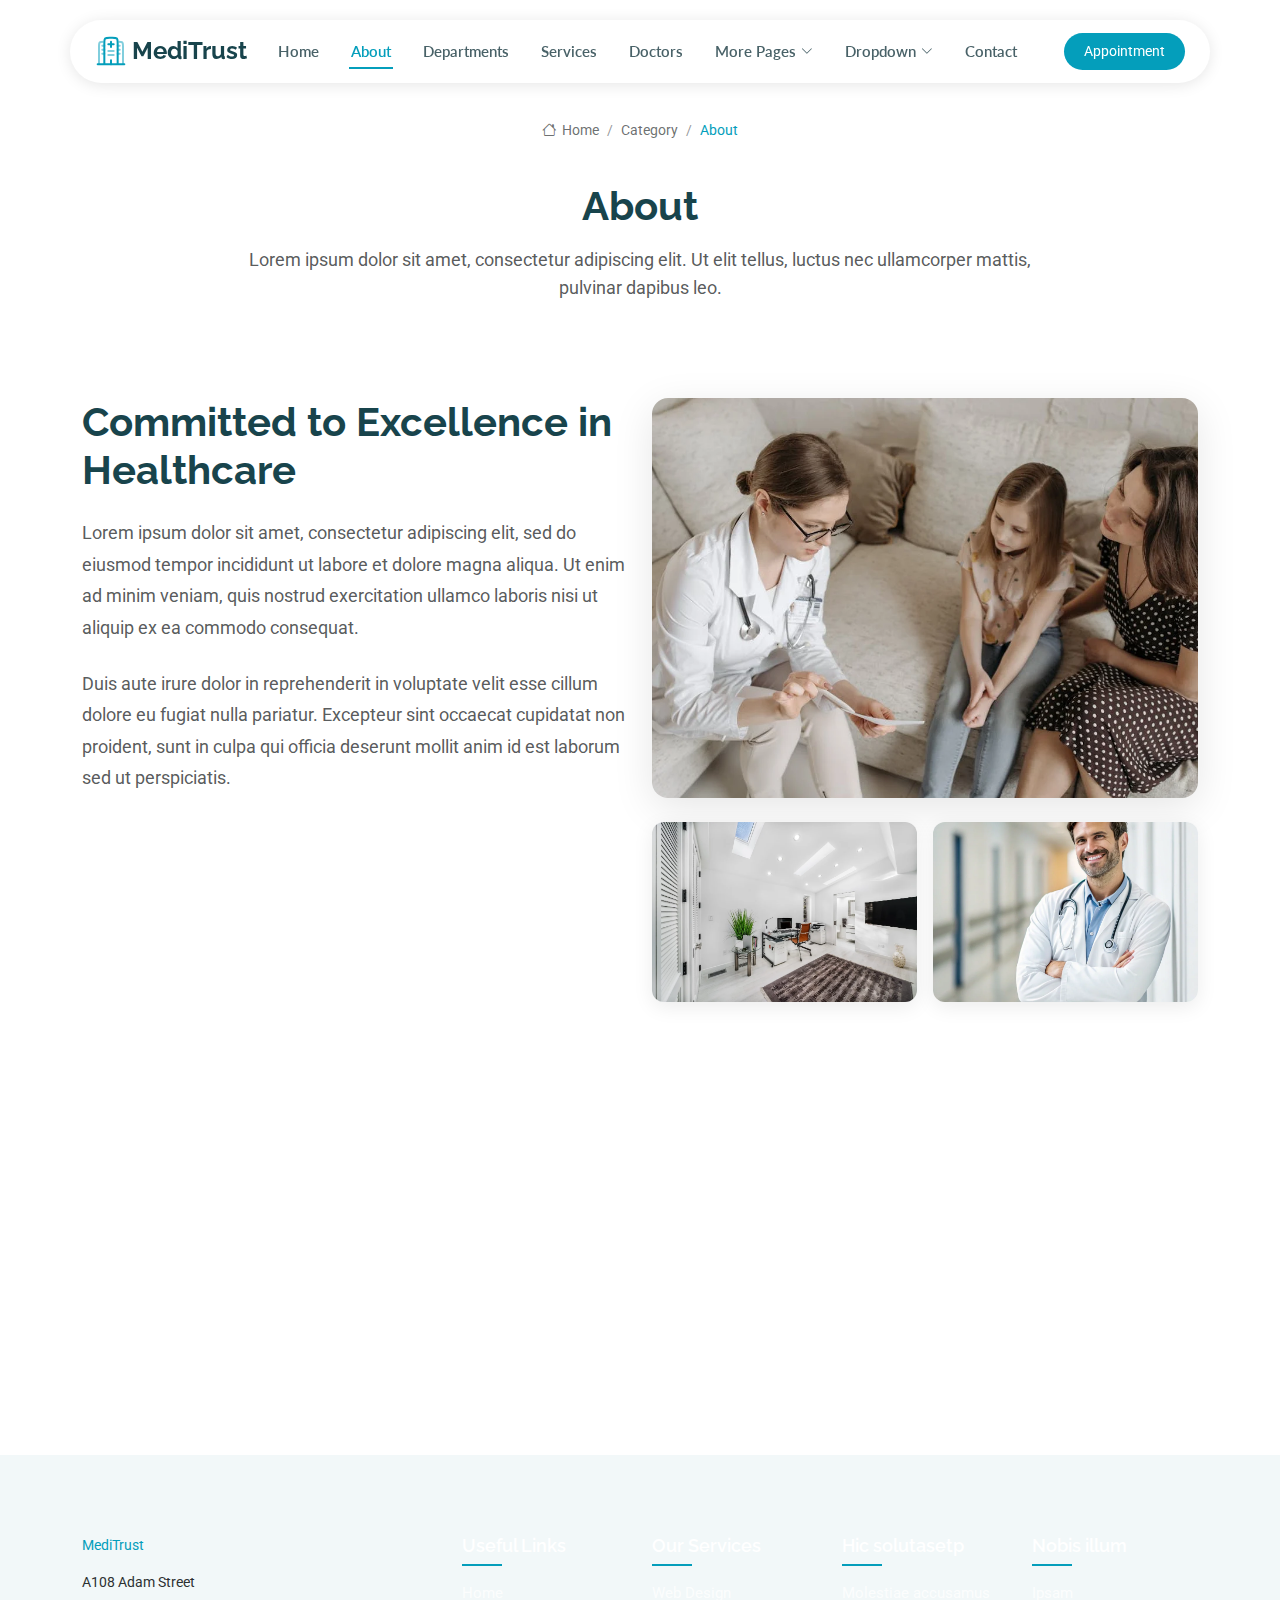
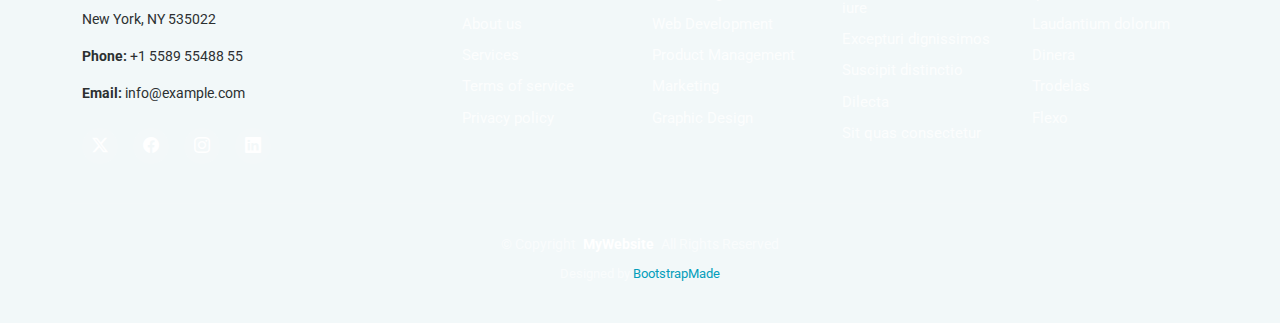
<file: about.html>
<!DOCTYPE html>
<html lang="en">

<head>
  <meta charset="utf-8">
  <meta content="width=device-width, initial-scale=1.0" name="viewport">
  <title>About - MediTrust Bootstrap Template</title>
  <meta name="description" content="">
  <meta name="keywords" content="">

  <!-- Favicons -->
  <link href="assets/img/favicon.png" rel="icon">
  <link href="assets/img/apple-touch-icon.png" rel="apple-touch-icon">

  <!-- Fonts -->
  <link href="https://fonts.googleapis.com" rel="preconnect">
  <link href="https://fonts.gstatic.com" rel="preconnect" crossorigin>
  <link href="https://fonts.googleapis.com/css2?family=Roboto:ital,wght@0,100;0,300;0,400;0,500;0,700;0,900;1,100;1,300;1,400;1,500;1,700;1,900&family=Lato:ital,wght@0,100;0,300;0,400;0,700;0,900;1,100;1,300;1,400;1,700;1,900&family=Raleway:ital,wght@0,100;0,200;0,300;0,400;0,500;0,600;0,700;0,800;0,900;1,100;1,200;1,300;1,400;1,500;1,600;1,700;1,800;1,900&display=swap" rel="stylesheet">

  <!-- Vendor CSS Files -->
  <link href="assets/vendor/bootstrap/css/bootstrap.min.css" rel="stylesheet">
  <link href="assets/vendor/bootstrap-icons/bootstrap-icons.css" rel="stylesheet">
  <link href="assets/vendor/aos/aos.css" rel="stylesheet">
  <link href="assets/vendor/fontawesome-free/css/all.min.css" rel="stylesheet">
  <link href="assets/vendor/swiper/swiper-bundle.min.css" rel="stylesheet">
  <link href="assets/vendor/glightbox/css/glightbox.min.css" rel="stylesheet">

  <!-- Main CSS File -->
  <link href="assets/css/main.css" rel="stylesheet">

  <!-- =======================================================
  * Template Name: MediTrust
  * Template URL: https://bootstrapmade.com/meditrust-bootstrap-hospital-website-template/
  * Updated: Jul 04 2025 with Bootstrap v5.3.7
  * Author: BootstrapMade.com
  * License: https://bootstrapmade.com/license/
  ======================================================== -->
</head>

<body class="about-page">

  <header id="header" class="header d-flex align-items-center fixed-top">
    <div class="header-container container-fluid container-xl position-relative d-flex align-items-center justify-content-between">

      <a href="index.html" class="logo d-flex align-items-center me-auto me-xl-0">
        <!-- Uncomment the line below if you also wish to use an image logo -->
        <!-- <img src="assets/img/logo.webp" alt=""> -->
        <svg class="my-icon" viewBox="0 0 24 24" fill="none" xmlns="http://www.w3.org/2000/svg">
          <g id="bgCarrier" stroke-width="0"></g>
          <g id="tracerCarrier" stroke-linecap="round" stroke-linejoin="round"></g>
          <g id="iconCarrier">
            <path d="M22 22L2 22" stroke="currentColor" stroke-width="1.5" stroke-linecap="round"></path>
            <path d="M17 22V6C17 4.11438 17 3.17157 16.4142 2.58579C15.8284 2 14.8856 2 13 2H11C9.11438 2 8.17157 2 7.58579 2.58579C7 3.17157 7 4.11438 7 6V22" stroke="currentColor" stroke-width="1.5"></path>
            <path opacity="0.5" d="M21 22V8.5C21 7.09554 21 6.39331 20.6629 5.88886C20.517 5.67048 20.3295 5.48298 20.1111 5.33706C19.6067 5 18.9045 5 17.5 5" stroke="currentColor" stroke-width="1.5"></path>
            <path opacity="0.5" d="M3 22V8.5C3 7.09554 3 6.39331 3.33706 5.88886C3.48298 5.67048 3.67048 5.48298 3.88886 5.33706C4.39331 5 5.09554 5 6.5 5" stroke="currentColor" stroke-width="1.5"></path>
            <path d="M12 22V19" stroke="currentColor" stroke-width="1.5" stroke-linecap="round"></path>
            <path opacity="0.5" d="M10 12H14" stroke="currentColor" stroke-width="1.5" stroke-linecap="round"></path>
            <path opacity="0.5" d="M5.5 11H7" stroke="currentColor" stroke-width="1.5" stroke-linecap="round"></path>
            <path opacity="0.5" d="M5.5 14H7" stroke="currentColor" stroke-width="1.5" stroke-linecap="round"></path>
            <path opacity="0.5" d="M17 11H18.5" stroke="currentColor" stroke-width="1.5" stroke-linecap="round"></path>
            <path opacity="0.5" d="M17 14H18.5" stroke="currentColor" stroke-width="1.5" stroke-linecap="round"></path>
            <path opacity="0.5" d="M5.5 8H7" stroke="currentColor" stroke-width="1.5" stroke-linecap="round"></path>
            <path opacity="0.5" d="M17 8H18.5" stroke="currentColor" stroke-width="1.5" stroke-linecap="round"></path>
            <path opacity="0.5" d="M10 15H14" stroke="currentColor" stroke-width="1.5" stroke-linecap="round"></path>
            <path d="M12 9V5" stroke="currentColor" stroke-width="1.5" stroke-linecap="round" stroke-linejoin="round"></path>
            <path d="M14 7L10 7" stroke="currentColor" stroke-width="1.5" stroke-linecap="round" stroke-linejoin="round"></path>
          </g>
        </svg>

        <h1 class="sitename">MediTrust</h1>
      </a>

      <nav id="navmenu" class="navmenu">
        <ul>
          <li><a href="index.html">Home</a></li>
          <li><a href="about.html" class="active">About</a></li>
          <li><a href="departments.html">Departments</a></li>
          <li><a href="services.html">Services</a></li>
          <li><a href="doctors.html">Doctors</a></li>
          <li class="dropdown"><a href="#"><span>More Pages</span> <i class="bi bi-chevron-down toggle-dropdown"></i></a>
            <ul>
              <li><a href="department-details.html">Department Details</a></li>
              <li><a href="service-details.html">Service Details</a></li>
              <li><a href="appointment.html">Appointment</a></li>
              <li><a href="testimonials.html">Testimonials</a></li>
              <li><a href="faq.html">Frequently Asked Questions</a></li>
              <li><a href="gallery.html">Gallery</a></li>
              <li><a href="terms.html">Terms</a></li>
              <li><a href="privacy.html">Privacy</a></li>
              <li><a href="404.html">404</a></li>
            </ul>
          </li>
          <li class="dropdown"><a href="#"><span>Dropdown</span> <i class="bi bi-chevron-down toggle-dropdown"></i></a>
            <ul>
              <li><a href="#">Dropdown 1</a></li>
              <li class="dropdown"><a href="#"><span>Deep Dropdown</span> <i class="bi bi-chevron-down toggle-dropdown"></i></a>
                <ul>
                  <li><a href="#">Deep Dropdown 1</a></li>
                  <li><a href="#">Deep Dropdown 2</a></li>
                  <li><a href="#">Deep Dropdown 3</a></li>
                  <li><a href="#">Deep Dropdown 4</a></li>
                  <li><a href="#">Deep Dropdown 5</a></li>
                </ul>
              </li>
              <li><a href="#">Dropdown 2</a></li>
              <li><a href="#">Dropdown 3</a></li>
              <li><a href="#">Dropdown 4</a></li>
            </ul>
          </li>
          <li><a href="contact.html">Contact</a></li>
        </ul>
        <i class="mobile-nav-toggle d-xl-none bi bi-list"></i>
      </nav>

      <a class="btn-getstarted" href="appointment.html">Appointment</a>

    </div>
  </header>

  <main class="main">

    <!-- Page Title -->
    <div class="page-title">
      <div class="breadcrumbs">
        <nav aria-label="breadcrumb">
          <ol class="breadcrumb">
            <li class="breadcrumb-item"><a href="#"><i class="bi bi-house"></i> Home</a></li>
            <li class="breadcrumb-item"><a href="#">Category</a></li>
            <li class="breadcrumb-item active current">About</li>
          </ol>
        </nav>
      </div>

      <div class="title-wrapper">
        <h1>About</h1>
        <p>Lorem ipsum dolor sit amet, consectetur adipiscing elit. Ut elit tellus, luctus nec ullamcorper mattis, pulvinar dapibus leo.</p>
      </div>
    </div><!-- End Page Title -->

    <!-- About Section -->
    <section id="about" class="about section">

      <div class="container" data-aos="fade-up" data-aos-delay="100">

        <div class="row gy-4">
          <div class="col-lg-6">
            <div class="content">
              <h2>Committed to Excellence in Healthcare</h2>
              <p>
                Lorem ipsum dolor sit amet, consectetur adipiscing elit, sed do eiusmod tempor incididunt ut labore et dolore magna aliqua. Ut enim ad minim veniam, quis nostrud exercitation ullamco laboris nisi ut aliquip ex ea commodo consequat.
              </p>
              <p>
                Duis aute irure dolor in reprehenderit in voluptate velit esse cillum dolore eu fugiat nulla pariatur. Excepteur sint occaecat cupidatat non proident, sunt in culpa qui officia deserunt mollit anim id est laborum sed ut perspiciatis.
              </p>

              <div class="stats-container" data-aos="fade-up" data-aos-delay="200">
                <div class="row gy-4">
                  <div class="col-sm-6 col-lg-12 col-xl-6">
                    <div class="stat-item">
                      <div class="stat-number">
                        <span data-purecounter-start="0" data-purecounter-end="25" data-purecounter-duration="1" class="purecounter"></span>+
                      </div>
                      <div class="stat-label">Years of Experience</div>
                    </div>
                  </div>
                  <div class="col-sm-6 col-lg-12 col-xl-6">
                    <div class="stat-item">
                      <div class="stat-number">
                        <span data-purecounter-start="0" data-purecounter-end="50000" data-purecounter-duration="2" class="purecounter"></span>+
                      </div>
                      <div class="stat-label">Patients Treated</div>
                    </div>
                  </div>
                </div>
              </div>

              <div class="cta-buttons" data-aos="fade-up" data-aos-delay="300">
                <a href="#" class="btn-primary">Meet Our Doctors</a>
                <a href="#" class="btn-secondary">View Our Services</a>
              </div>
            </div>
          </div>

          <div class="col-lg-6">
            <div class="image-section" data-aos="fade-left" data-aos-delay="200">
              <div class="main-image">
                <img src="assets/img/health/consultation-3.webp" alt="Healthcare consultation" class="img-fluid">
              </div>
              <div class="image-grid">
                <div class="grid-item">
                  <img src="assets/img/health/facilities-2.webp" alt="Medical facility" class="img-fluid">
                </div>
                <div class="grid-item">
                  <img src="assets/img/health/staff-5.webp" alt="Medical staff" class="img-fluid">
                </div>
              </div>
            </div>
          </div>
        </div>

        <div class="certifications-section" data-aos="fade-up" data-aos-delay="400">
          <div class="row">
            <div class="col-lg-12">
              <div class="section-header">
                <h3>Accreditations &amp; Certifications</h3>
                <p>We are proud to be accredited by leading healthcare organizations</p>
              </div>
              <div class="certifications-grid">
                <div class="certification-item">
                  <img src="assets/img/clients/clients-1.webp" alt="JCI Accreditation" class="img-fluid">
                </div>
                <div class="certification-item">
                  <img src="assets/img/clients/clients-2.webp" alt="NABH Certification" class="img-fluid">
                </div>
                <div class="certification-item">
                  <img src="assets/img/clients/clients-3.webp" alt="ISO 9001" class="img-fluid">
                </div>
                <div class="certification-item">
                  <img src="assets/img/clients/clients-4.webp" alt="CAP Accreditation" class="img-fluid">
                </div>
                <div class="certification-item">
                  <img src="assets/img/clients/clients-5.webp" alt="Medical Board" class="img-fluid">
                </div>
                <div class="certification-item">
                  <img src="assets/img/clients/clients-6.webp" alt="Healthcare Association" class="img-fluid">
                </div>
              </div>
            </div>
          </div>
        </div>

      </div>

    </section><!-- /About Section -->

  </main>

  <footer id="footer" class="footer position-relative light-background">

    <div class="container footer-top">
      <div class="row gy-4">
        <div class="col-lg-4 col-md-6 footer-about">
          <a href="index.html" class="logo d-flex align-items-center">
            <span class="sitename">MediTrust</span>
          </a>
          <div class="footer-contact pt-3">
            <p>A108 Adam Street</p>
            <p>New York, NY 535022</p>
            <p class="mt-3"><strong>Phone:</strong> <span>+1 5589 55488 55</span></p>
            <p><strong>Email:</strong> <span>info@example.com</span></p>
          </div>
          <div class="social-links d-flex mt-4">
            <a href=""><i class="bi bi-twitter-x"></i></a>
            <a href=""><i class="bi bi-facebook"></i></a>
            <a href=""><i class="bi bi-instagram"></i></a>
            <a href=""><i class="bi bi-linkedin"></i></a>
          </div>
        </div>

        <div class="col-lg-2 col-md-3 footer-links">
          <h4>Useful Links</h4>
          <ul>
            <li><a href="#">Home</a></li>
            <li><a href="#">About us</a></li>
            <li><a href="#">Services</a></li>
            <li><a href="#">Terms of service</a></li>
            <li><a href="#">Privacy policy</a></li>
          </ul>
        </div>

        <div class="col-lg-2 col-md-3 footer-links">
          <h4>Our Services</h4>
          <ul>
            <li><a href="#">Web Design</a></li>
            <li><a href="#">Web Development</a></li>
            <li><a href="#">Product Management</a></li>
            <li><a href="#">Marketing</a></li>
            <li><a href="#">Graphic Design</a></li>
          </ul>
        </div>

        <div class="col-lg-2 col-md-3 footer-links">
          <h4>Hic solutasetp</h4>
          <ul>
            <li><a href="#">Molestiae accusamus iure</a></li>
            <li><a href="#">Excepturi dignissimos</a></li>
            <li><a href="#">Suscipit distinctio</a></li>
            <li><a href="#">Dilecta</a></li>
            <li><a href="#">Sit quas consectetur</a></li>
          </ul>
        </div>

        <div class="col-lg-2 col-md-3 footer-links">
          <h4>Nobis illum</h4>
          <ul>
            <li><a href="#">Ipsam</a></li>
            <li><a href="#">Laudantium dolorum</a></li>
            <li><a href="#">Dinera</a></li>
            <li><a href="#">Trodelas</a></li>
            <li><a href="#">Flexo</a></li>
          </ul>
        </div>

      </div>
    </div>

    <div class="container copyright text-center mt-4">
      <p>© <span>Copyright</span> <strong class="px-1 sitename">MyWebsite</strong> <span>All Rights Reserved</span></p>
      <div class="credits">
        <!-- All the links in the footer should remain intact. -->
        <!-- You can delete the links only if you've purchased the pro version. -->
        <!-- Licensing information: https://bootstrapmade.com/license/ -->
        <!-- Purchase the pro version with working PHP/AJAX contact form: [buy-url] -->
        Designed by <a href="https://bootstrapmade.com/">BootstrapMade</a>
      </div>
    </div>

  </footer>

  <!-- Scroll Top -->
  <a href="#" id="scroll-top" class="scroll-top d-flex align-items-center justify-content-center"><i class="bi bi-arrow-up-short"></i></a>

  <!-- Preloader -->
  <div id="preloader"></div>

  <!-- Vendor JS Files -->
  <script src="assets/vendor/bootstrap/js/bootstrap.bundle.min.js"></script>
  <script src="assets/vendor/php-email-form/validate.js"></script>
  <script src="assets/vendor/aos/aos.js"></script>
  <script src="assets/vendor/purecounter/purecounter_vanilla.js"></script>
  <script src="assets/vendor/swiper/swiper-bundle.min.js"></script>
  <script src="assets/vendor/imagesloaded/imagesloaded.pkgd.min.js"></script>
  <script src="assets/vendor/isotope-layout/isotope.pkgd.min.js"></script>
  <script src="assets/vendor/glightbox/js/glightbox.min.js"></script>

  <!-- Main JS File -->
  <script src="assets/js/main.js"></script>

</body>

</html>
</file>
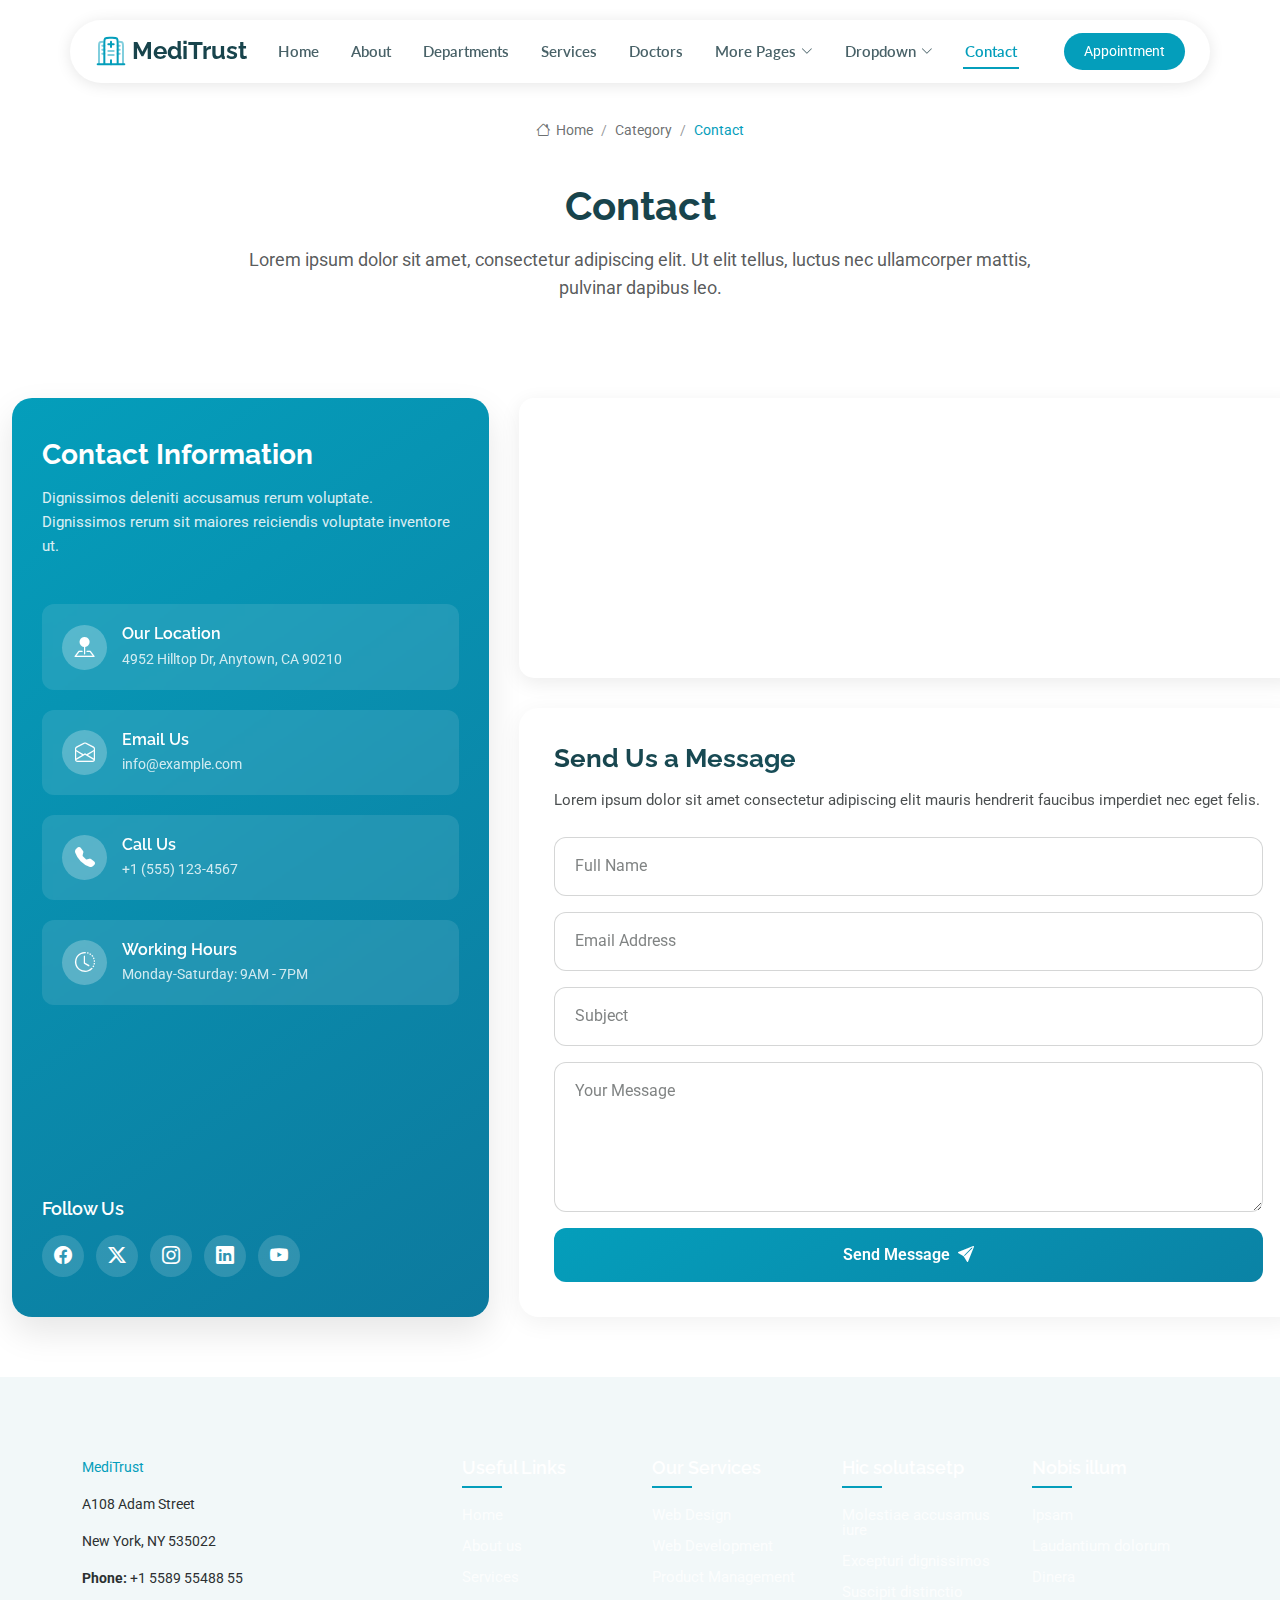
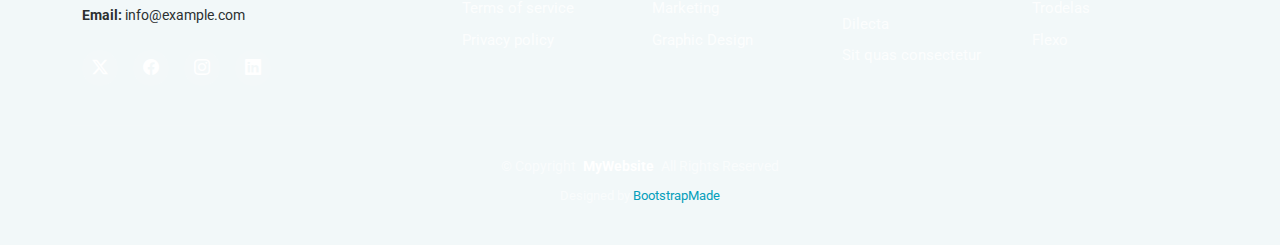
<file: contact.html>
<!DOCTYPE html>
<html lang="en">

<head>
  <meta charset="utf-8">
  <meta content="width=device-width, initial-scale=1.0" name="viewport">
  <title>Contact - MediTrust Bootstrap Template</title>
  <meta name="description" content="">
  <meta name="keywords" content="">

  <!-- Favicons -->
  <link href="assets/img/favicon.png" rel="icon">
  <link href="assets/img/apple-touch-icon.png" rel="apple-touch-icon">

  <!-- Fonts -->
  <link href="https://fonts.googleapis.com" rel="preconnect">
  <link href="https://fonts.gstatic.com" rel="preconnect" crossorigin>
  <link href="https://fonts.googleapis.com/css2?family=Roboto:ital,wght@0,100;0,300;0,400;0,500;0,700;0,900;1,100;1,300;1,400;1,500;1,700;1,900&family=Lato:ital,wght@0,100;0,300;0,400;0,700;0,900;1,100;1,300;1,400;1,700;1,900&family=Raleway:ital,wght@0,100;0,200;0,300;0,400;0,500;0,600;0,700;0,800;0,900;1,100;1,200;1,300;1,400;1,500;1,600;1,700;1,800;1,900&display=swap" rel="stylesheet">

  <!-- Vendor CSS Files -->
  <link href="assets/vendor/bootstrap/css/bootstrap.min.css" rel="stylesheet">
  <link href="assets/vendor/bootstrap-icons/bootstrap-icons.css" rel="stylesheet">
  <link href="assets/vendor/aos/aos.css" rel="stylesheet">
  <link href="assets/vendor/fontawesome-free/css/all.min.css" rel="stylesheet">
  <link href="assets/vendor/swiper/swiper-bundle.min.css" rel="stylesheet">
  <link href="assets/vendor/glightbox/css/glightbox.min.css" rel="stylesheet">

  <!-- Main CSS File -->
  <link href="assets/css/main.css" rel="stylesheet">

  <!-- =======================================================
  * Template Name: MediTrust
  * Template URL: https://bootstrapmade.com/meditrust-bootstrap-hospital-website-template/
  * Updated: Jul 04 2025 with Bootstrap v5.3.7
  * Author: BootstrapMade.com
  * License: https://bootstrapmade.com/license/
  ======================================================== -->
</head>

<body class="contact-page">

  <header id="header" class="header d-flex align-items-center fixed-top">
    <div class="header-container container-fluid container-xl position-relative d-flex align-items-center justify-content-between">

      <a href="index.html" class="logo d-flex align-items-center me-auto me-xl-0">
        <!-- Uncomment the line below if you also wish to use an image logo -->
        <!-- <img src="assets/img/logo.webp" alt=""> -->
        <svg class="my-icon" viewBox="0 0 24 24" fill="none" xmlns="http://www.w3.org/2000/svg">
          <g id="bgCarrier" stroke-width="0"></g>
          <g id="tracerCarrier" stroke-linecap="round" stroke-linejoin="round"></g>
          <g id="iconCarrier">
            <path d="M22 22L2 22" stroke="currentColor" stroke-width="1.5" stroke-linecap="round"></path>
            <path d="M17 22V6C17 4.11438 17 3.17157 16.4142 2.58579C15.8284 2 14.8856 2 13 2H11C9.11438 2 8.17157 2 7.58579 2.58579C7 3.17157 7 4.11438 7 6V22" stroke="currentColor" stroke-width="1.5"></path>
            <path opacity="0.5" d="M21 22V8.5C21 7.09554 21 6.39331 20.6629 5.88886C20.517 5.67048 20.3295 5.48298 20.1111 5.33706C19.6067 5 18.9045 5 17.5 5" stroke="currentColor" stroke-width="1.5"></path>
            <path opacity="0.5" d="M3 22V8.5C3 7.09554 3 6.39331 3.33706 5.88886C3.48298 5.67048 3.67048 5.48298 3.88886 5.33706C4.39331 5 5.09554 5 6.5 5" stroke="currentColor" stroke-width="1.5"></path>
            <path d="M12 22V19" stroke="currentColor" stroke-width="1.5" stroke-linecap="round"></path>
            <path opacity="0.5" d="M10 12H14" stroke="currentColor" stroke-width="1.5" stroke-linecap="round"></path>
            <path opacity="0.5" d="M5.5 11H7" stroke="currentColor" stroke-width="1.5" stroke-linecap="round"></path>
            <path opacity="0.5" d="M5.5 14H7" stroke="currentColor" stroke-width="1.5" stroke-linecap="round"></path>
            <path opacity="0.5" d="M17 11H18.5" stroke="currentColor" stroke-width="1.5" stroke-linecap="round"></path>
            <path opacity="0.5" d="M17 14H18.5" stroke="currentColor" stroke-width="1.5" stroke-linecap="round"></path>
            <path opacity="0.5" d="M5.5 8H7" stroke="currentColor" stroke-width="1.5" stroke-linecap="round"></path>
            <path opacity="0.5" d="M17 8H18.5" stroke="currentColor" stroke-width="1.5" stroke-linecap="round"></path>
            <path opacity="0.5" d="M10 15H14" stroke="currentColor" stroke-width="1.5" stroke-linecap="round"></path>
            <path d="M12 9V5" stroke="currentColor" stroke-width="1.5" stroke-linecap="round" stroke-linejoin="round"></path>
            <path d="M14 7L10 7" stroke="currentColor" stroke-width="1.5" stroke-linecap="round" stroke-linejoin="round"></path>
          </g>
        </svg>

        <h1 class="sitename">MediTrust</h1>
      </a>

      <nav id="navmenu" class="navmenu">
        <ul>
          <li><a href="index.html">Home</a></li>
          <li><a href="about.html">About</a></li>
          <li><a href="departments.html">Departments</a></li>
          <li><a href="services.html">Services</a></li>
          <li><a href="doctors.html">Doctors</a></li>
          <li class="dropdown"><a href="#"><span>More Pages</span> <i class="bi bi-chevron-down toggle-dropdown"></i></a>
            <ul>
              <li><a href="department-details.html">Department Details</a></li>
              <li><a href="service-details.html">Service Details</a></li>
              <li><a href="appointment.html">Appointment</a></li>
              <li><a href="testimonials.html">Testimonials</a></li>
              <li><a href="faq.html">Frequently Asked Questions</a></li>
              <li><a href="gallery.html">Gallery</a></li>
              <li><a href="terms.html">Terms</a></li>
              <li><a href="privacy.html">Privacy</a></li>
              <li><a href="404.html">404</a></li>
            </ul>
          </li>
          <li class="dropdown"><a href="#"><span>Dropdown</span> <i class="bi bi-chevron-down toggle-dropdown"></i></a>
            <ul>
              <li><a href="#">Dropdown 1</a></li>
              <li class="dropdown"><a href="#"><span>Deep Dropdown</span> <i class="bi bi-chevron-down toggle-dropdown"></i></a>
                <ul>
                  <li><a href="#">Deep Dropdown 1</a></li>
                  <li><a href="#">Deep Dropdown 2</a></li>
                  <li><a href="#">Deep Dropdown 3</a></li>
                  <li><a href="#">Deep Dropdown 4</a></li>
                  <li><a href="#">Deep Dropdown 5</a></li>
                </ul>
              </li>
              <li><a href="#">Dropdown 2</a></li>
              <li><a href="#">Dropdown 3</a></li>
              <li><a href="#">Dropdown 4</a></li>
            </ul>
          </li>
          <li><a href="contact.html" class="active">Contact</a></li>
        </ul>
        <i class="mobile-nav-toggle d-xl-none bi bi-list"></i>
      </nav>

      <a class="btn-getstarted" href="appointment.html">Appointment</a>

    </div>
  </header>

  <main class="main">

    <!-- Page Title -->
    <div class="page-title">
      <div class="breadcrumbs">
        <nav aria-label="breadcrumb">
          <ol class="breadcrumb">
            <li class="breadcrumb-item"><a href="#"><i class="bi bi-house"></i> Home</a></li>
            <li class="breadcrumb-item"><a href="#">Category</a></li>
            <li class="breadcrumb-item active current">Contact</li>
          </ol>
        </nav>
      </div>

      <div class="title-wrapper">
        <h1>Contact</h1>
        <p>Lorem ipsum dolor sit amet, consectetur adipiscing elit. Ut elit tellus, luctus nec ullamcorper mattis, pulvinar dapibus leo.</p>
      </div>
    </div><!-- End Page Title -->

    <!-- Contact Section -->
    <section id="contact" class="contact section">

      <div class="container">
        <div class="contact-wrapper">
          <div class="contact-info-panel">
            <div class="contact-info-header">
              <h3>Contact Information</h3>
              <p>Dignissimos deleniti accusamus rerum voluptate. Dignissimos rerum sit maiores reiciendis voluptate inventore ut.</p>
            </div>

            <div class="contact-info-cards">
              <div class="info-card">
                <div class="icon-container">
                  <i class="bi bi-pin-map-fill"></i>
                </div>
                <div class="card-content">
                  <h4>Our Location</h4>
                  <p>4952 Hilltop Dr, Anytown, CA 90210</p>
                </div>
              </div>

              <div class="info-card">
                <div class="icon-container">
                  <i class="bi bi-envelope-open"></i>
                </div>
                <div class="card-content">
                  <h4>Email Us</h4>
                  <p>info@example.com</p>
                </div>
              </div>

              <div class="info-card">
                <div class="icon-container">
                  <i class="bi bi-telephone-fill"></i>
                </div>
                <div class="card-content">
                  <h4>Call Us</h4>
                  <p>+1 (555) 123-4567</p>
                </div>
              </div>

              <div class="info-card">
                <div class="icon-container">
                  <i class="bi bi-clock-history"></i>
                </div>
                <div class="card-content">
                  <h4>Working Hours</h4>
                  <p>Monday-Saturday: 9AM - 7PM</p>
                </div>
              </div>
            </div>

            <div class="social-links-panel">
              <h5>Follow Us</h5>
              <div class="social-icons">
                <a href="#"><i class="bi bi-facebook"></i></a>
                <a href="#"><i class="bi bi-twitter-x"></i></a>
                <a href="#"><i class="bi bi-instagram"></i></a>
                <a href="#"><i class="bi bi-linkedin"></i></a>
                <a href="#"><i class="bi bi-youtube"></i></a>
              </div>
            </div>
          </div>

          <div class="contact-form-panel">
            <div class="map-container">
              <iframe src="https://www.google.com/maps/embed?pb=!1m14!1m8!1m3!1d48389.78314118045!2d-74.006138!3d40.710059!3m2!1i1024!2i768!4f13.1!3m3!1m2!1s0x89c25a22a3bda30d%3A0xb89d1fe6bc499443!2sDowntown%20Conference%20Center!5e0!3m2!1sen!2sus!4v1676961268712!5m2!1sen!2sus" width="100%" height="100%" style="border:0;" allowfullscreen="" loading="lazy" referrerpolicy="no-referrer-when-downgrade"></iframe>
            </div>

            <div class="form-container">
              <h3>Send Us a Message</h3>
              <p>Lorem ipsum dolor sit amet consectetur adipiscing elit mauris hendrerit faucibus imperdiet nec eget felis.</p>

              <form action="forms/contact.php" method="post" class="php-email-form">
                <div class="form-floating mb-3">
                  <input type="text" class="form-control" id="nameInput" name="name" placeholder="Full Name" required="">
                  <label for="nameInput">Full Name</label>
                </div>

                <div class="form-floating mb-3">
                  <input type="email" class="form-control" id="emailInput" name="email" placeholder="Email Address" required="">
                  <label for="emailInput">Email Address</label>
                </div>

                <div class="form-floating mb-3">
                  <input type="text" class="form-control" id="subjectInput" name="subject" placeholder="Subject" required="">
                  <label for="subjectInput">Subject</label>
                </div>

                <div class="form-floating mb-3">
                  <textarea class="form-control" id="messageInput" name="message" rows="5" placeholder="Your Message" style="height: 150px" required=""></textarea>
                  <label for="messageInput">Your Message</label>
                </div>

                <div class="my-3">
                  <div class="loading">Loading</div>
                  <div class="error-message"></div>
                  <div class="sent-message">Your message has been sent. Thank you!</div>
                </div>

                <div class="d-grid">
                  <button type="submit" class="btn-submit">Send Message <i class="bi bi-send-fill ms-2"></i></button>
                </div>
              </form>
            </div>
          </div>
        </div>
      </div>
    </section><!-- /Contact Section -->

  </main>

  <footer id="footer" class="footer position-relative light-background">

    <div class="container footer-top">
      <div class="row gy-4">
        <div class="col-lg-4 col-md-6 footer-about">
          <a href="index.html" class="logo d-flex align-items-center">
            <span class="sitename">MediTrust</span>
          </a>
          <div class="footer-contact pt-3">
            <p>A108 Adam Street</p>
            <p>New York, NY 535022</p>
            <p class="mt-3"><strong>Phone:</strong> <span>+1 5589 55488 55</span></p>
            <p><strong>Email:</strong> <span>info@example.com</span></p>
          </div>
          <div class="social-links d-flex mt-4">
            <a href=""><i class="bi bi-twitter-x"></i></a>
            <a href=""><i class="bi bi-facebook"></i></a>
            <a href=""><i class="bi bi-instagram"></i></a>
            <a href=""><i class="bi bi-linkedin"></i></a>
          </div>
        </div>

        <div class="col-lg-2 col-md-3 footer-links">
          <h4>Useful Links</h4>
          <ul>
            <li><a href="#">Home</a></li>
            <li><a href="#">About us</a></li>
            <li><a href="#">Services</a></li>
            <li><a href="#">Terms of service</a></li>
            <li><a href="#">Privacy policy</a></li>
          </ul>
        </div>

        <div class="col-lg-2 col-md-3 footer-links">
          <h4>Our Services</h4>
          <ul>
            <li><a href="#">Web Design</a></li>
            <li><a href="#">Web Development</a></li>
            <li><a href="#">Product Management</a></li>
            <li><a href="#">Marketing</a></li>
            <li><a href="#">Graphic Design</a></li>
          </ul>
        </div>

        <div class="col-lg-2 col-md-3 footer-links">
          <h4>Hic solutasetp</h4>
          <ul>
            <li><a href="#">Molestiae accusamus iure</a></li>
            <li><a href="#">Excepturi dignissimos</a></li>
            <li><a href="#">Suscipit distinctio</a></li>
            <li><a href="#">Dilecta</a></li>
            <li><a href="#">Sit quas consectetur</a></li>
          </ul>
        </div>

        <div class="col-lg-2 col-md-3 footer-links">
          <h4>Nobis illum</h4>
          <ul>
            <li><a href="#">Ipsam</a></li>
            <li><a href="#">Laudantium dolorum</a></li>
            <li><a href="#">Dinera</a></li>
            <li><a href="#">Trodelas</a></li>
            <li><a href="#">Flexo</a></li>
          </ul>
        </div>

      </div>
    </div>

    <div class="container copyright text-center mt-4">
      <p>© <span>Copyright</span> <strong class="px-1 sitename">MyWebsite</strong> <span>All Rights Reserved</span></p>
      <div class="credits">
        <!-- All the links in the footer should remain intact. -->
        <!-- You can delete the links only if you've purchased the pro version. -->
        <!-- Licensing information: https://bootstrapmade.com/license/ -->
        <!-- Purchase the pro version with working PHP/AJAX contact form: [buy-url] -->
        Designed by <a href="https://bootstrapmade.com/">BootstrapMade</a>
      </div>
    </div>

  </footer>

  <!-- Scroll Top -->
  <a href="#" id="scroll-top" class="scroll-top d-flex align-items-center justify-content-center"><i class="bi bi-arrow-up-short"></i></a>

  <!-- Preloader -->
  <div id="preloader"></div>

  <!-- Vendor JS Files -->
  <script src="assets/vendor/bootstrap/js/bootstrap.bundle.min.js"></script>
  <script src="assets/vendor/php-email-form/validate.js"></script>
  <script src="assets/vendor/aos/aos.js"></script>
  <script src="assets/vendor/purecounter/purecounter_vanilla.js"></script>
  <script src="assets/vendor/swiper/swiper-bundle.min.js"></script>
  <script src="assets/vendor/imagesloaded/imagesloaded.pkgd.min.js"></script>
  <script src="assets/vendor/isotope-layout/isotope.pkgd.min.js"></script>
  <script src="assets/vendor/glightbox/js/glightbox.min.js"></script>

  <!-- Main JS File -->
  <script src="assets/js/main.js"></script>

</body>

</html>
</file>
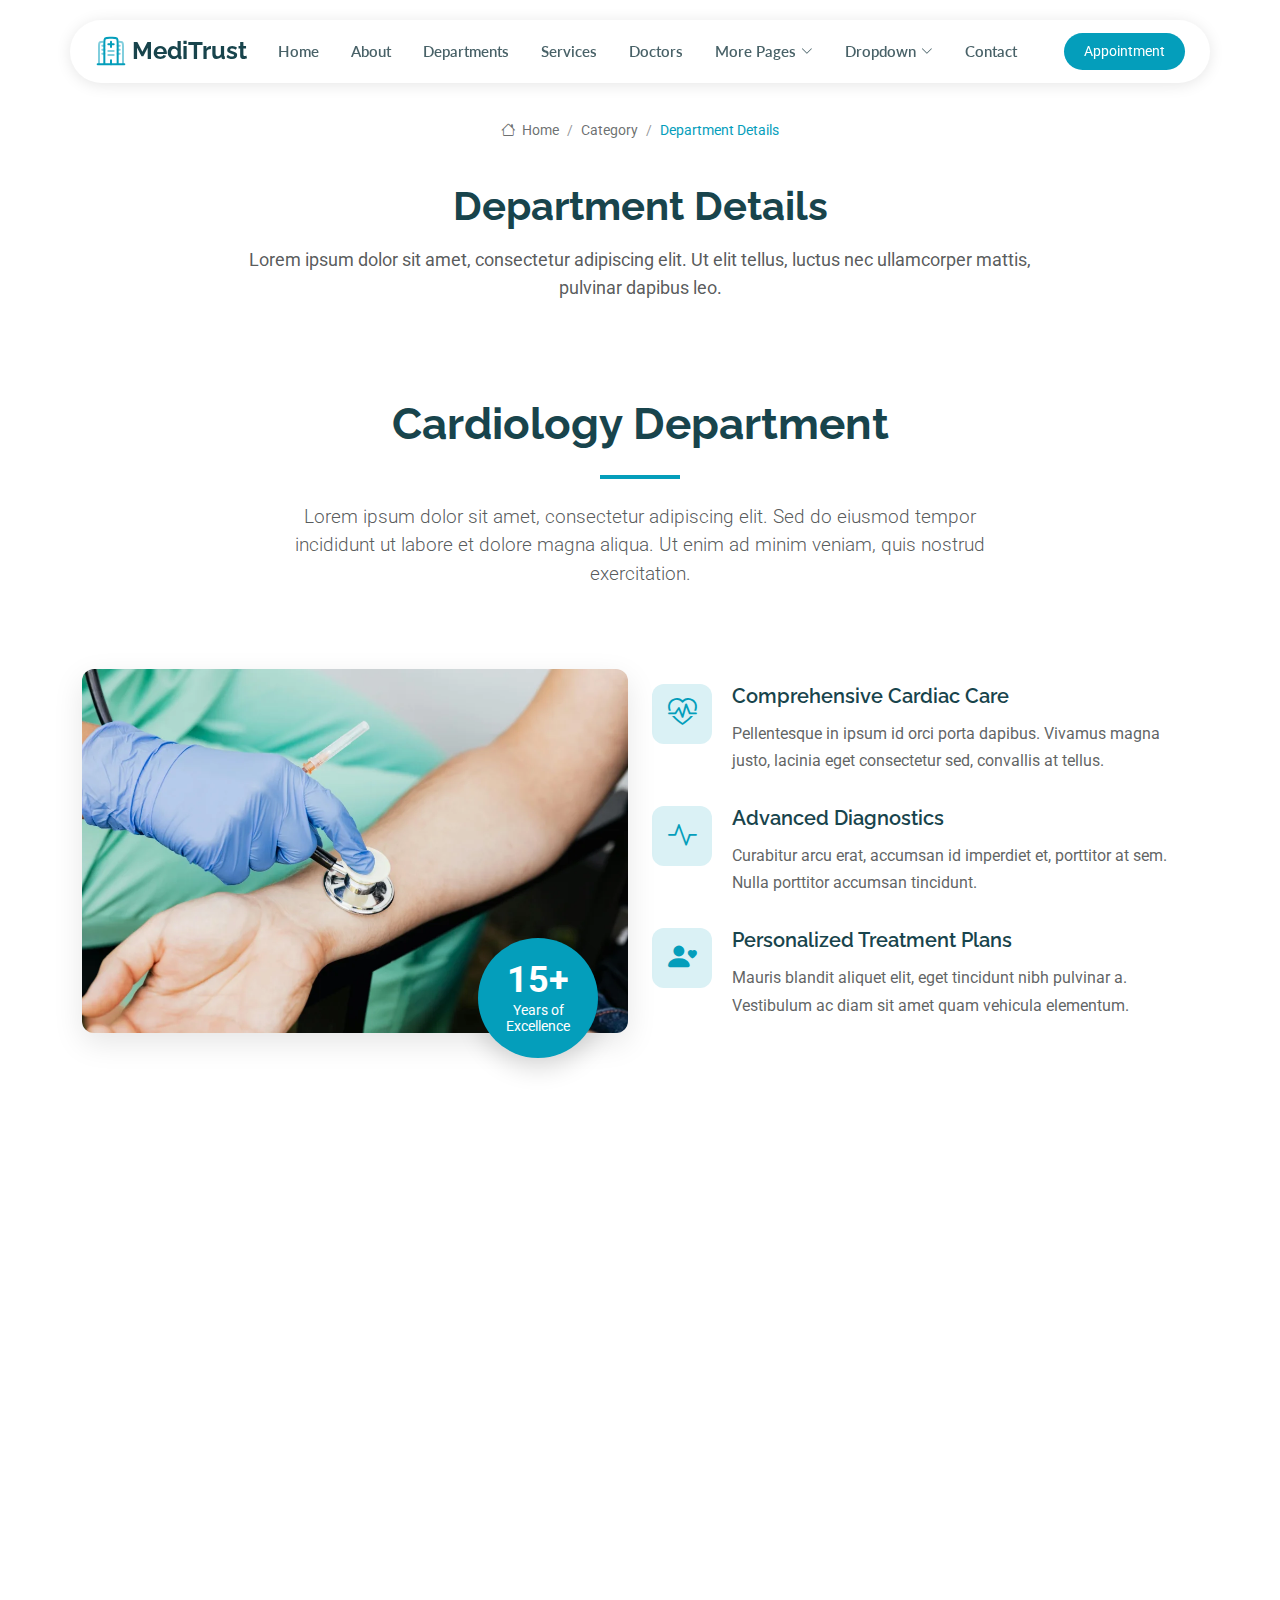
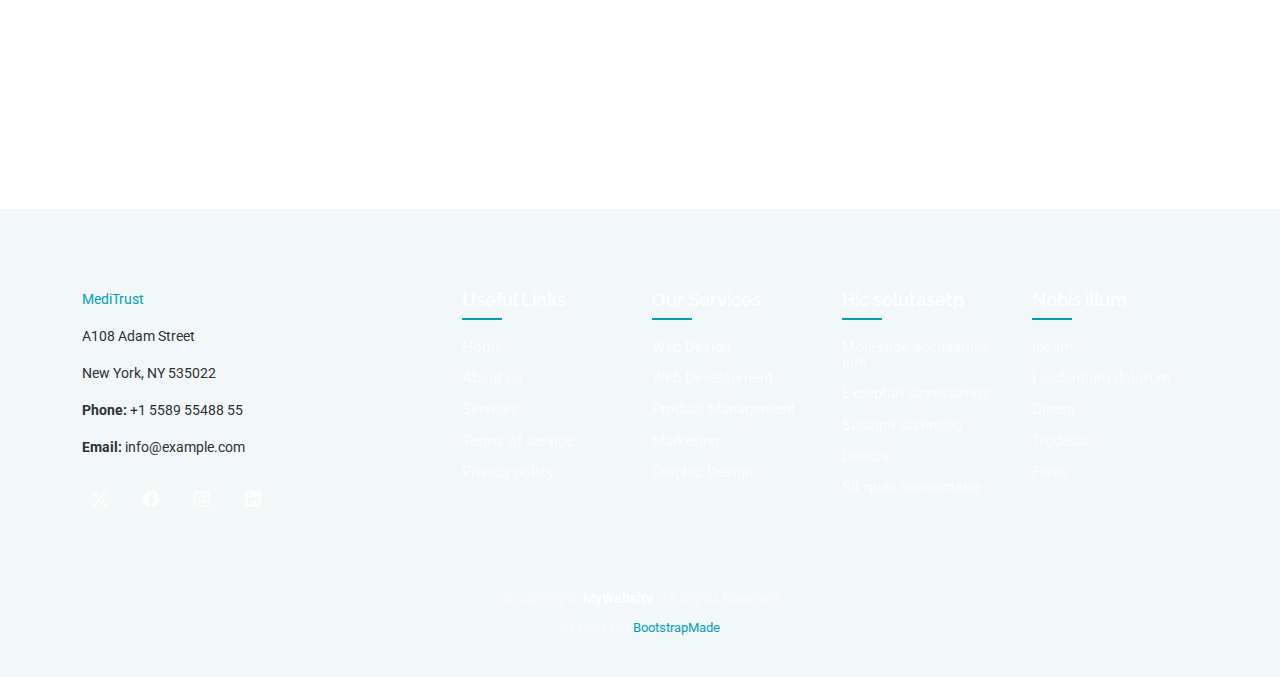
<file: department-details.html>
<!DOCTYPE html>
<html lang="en">

<head>
  <meta charset="utf-8">
  <meta content="width=device-width, initial-scale=1.0" name="viewport">
  <title>Department Details - MediTrust Bootstrap Template</title>
  <meta name="description" content="">
  <meta name="keywords" content="">

  <!-- Favicons -->
  <link href="assets/img/favicon.png" rel="icon">
  <link href="assets/img/apple-touch-icon.png" rel="apple-touch-icon">

  <!-- Fonts -->
  <link href="https://fonts.googleapis.com" rel="preconnect">
  <link href="https://fonts.gstatic.com" rel="preconnect" crossorigin>
  <link href="https://fonts.googleapis.com/css2?family=Roboto:ital,wght@0,100;0,300;0,400;0,500;0,700;0,900;1,100;1,300;1,400;1,500;1,700;1,900&family=Lato:ital,wght@0,100;0,300;0,400;0,700;0,900;1,100;1,300;1,400;1,700;1,900&family=Raleway:ital,wght@0,100;0,200;0,300;0,400;0,500;0,600;0,700;0,800;0,900;1,100;1,200;1,300;1,400;1,500;1,600;1,700;1,800;1,900&display=swap" rel="stylesheet">

  <!-- Vendor CSS Files -->
  <link href="assets/vendor/bootstrap/css/bootstrap.min.css" rel="stylesheet">
  <link href="assets/vendor/bootstrap-icons/bootstrap-icons.css" rel="stylesheet">
  <link href="assets/vendor/aos/aos.css" rel="stylesheet">
  <link href="assets/vendor/fontawesome-free/css/all.min.css" rel="stylesheet">
  <link href="assets/vendor/swiper/swiper-bundle.min.css" rel="stylesheet">
  <link href="assets/vendor/glightbox/css/glightbox.min.css" rel="stylesheet">

  <!-- Main CSS File -->
  <link href="assets/css/main.css" rel="stylesheet">

  <!-- =======================================================
  * Template Name: MediTrust
  * Template URL: https://bootstrapmade.com/meditrust-bootstrap-hospital-website-template/
  * Updated: Jul 04 2025 with Bootstrap v5.3.7
  * Author: BootstrapMade.com
  * License: https://bootstrapmade.com/license/
  ======================================================== -->
</head>

<body class="department-details-page">

  <header id="header" class="header d-flex align-items-center fixed-top">
    <div class="header-container container-fluid container-xl position-relative d-flex align-items-center justify-content-between">

      <a href="index.html" class="logo d-flex align-items-center me-auto me-xl-0">
        <!-- Uncomment the line below if you also wish to use an image logo -->
        <!-- <img src="assets/img/logo.webp" alt=""> -->
        <svg class="my-icon" viewBox="0 0 24 24" fill="none" xmlns="http://www.w3.org/2000/svg">
          <g id="bgCarrier" stroke-width="0"></g>
          <g id="tracerCarrier" stroke-linecap="round" stroke-linejoin="round"></g>
          <g id="iconCarrier">
            <path d="M22 22L2 22" stroke="currentColor" stroke-width="1.5" stroke-linecap="round"></path>
            <path d="M17 22V6C17 4.11438 17 3.17157 16.4142 2.58579C15.8284 2 14.8856 2 13 2H11C9.11438 2 8.17157 2 7.58579 2.58579C7 3.17157 7 4.11438 7 6V22" stroke="currentColor" stroke-width="1.5"></path>
            <path opacity="0.5" d="M21 22V8.5C21 7.09554 21 6.39331 20.6629 5.88886C20.517 5.67048 20.3295 5.48298 20.1111 5.33706C19.6067 5 18.9045 5 17.5 5" stroke="currentColor" stroke-width="1.5"></path>
            <path opacity="0.5" d="M3 22V8.5C3 7.09554 3 6.39331 3.33706 5.88886C3.48298 5.67048 3.67048 5.48298 3.88886 5.33706C4.39331 5 5.09554 5 6.5 5" stroke="currentColor" stroke-width="1.5"></path>
            <path d="M12 22V19" stroke="currentColor" stroke-width="1.5" stroke-linecap="round"></path>
            <path opacity="0.5" d="M10 12H14" stroke="currentColor" stroke-width="1.5" stroke-linecap="round"></path>
            <path opacity="0.5" d="M5.5 11H7" stroke="currentColor" stroke-width="1.5" stroke-linecap="round"></path>
            <path opacity="0.5" d="M5.5 14H7" stroke="currentColor" stroke-width="1.5" stroke-linecap="round"></path>
            <path opacity="0.5" d="M17 11H18.5" stroke="currentColor" stroke-width="1.5" stroke-linecap="round"></path>
            <path opacity="0.5" d="M17 14H18.5" stroke="currentColor" stroke-width="1.5" stroke-linecap="round"></path>
            <path opacity="0.5" d="M5.5 8H7" stroke="currentColor" stroke-width="1.5" stroke-linecap="round"></path>
            <path opacity="0.5" d="M17 8H18.5" stroke="currentColor" stroke-width="1.5" stroke-linecap="round"></path>
            <path opacity="0.5" d="M10 15H14" stroke="currentColor" stroke-width="1.5" stroke-linecap="round"></path>
            <path d="M12 9V5" stroke="currentColor" stroke-width="1.5" stroke-linecap="round" stroke-linejoin="round"></path>
            <path d="M14 7L10 7" stroke="currentColor" stroke-width="1.5" stroke-linecap="round" stroke-linejoin="round"></path>
          </g>
        </svg>

        <h1 class="sitename">MediTrust</h1>
      </a>

      <nav id="navmenu" class="navmenu">
        <ul>
          <li><a href="index.html">Home</a></li>
          <li><a href="about.html">About</a></li>
          <li><a href="departments.html">Departments</a></li>
          <li><a href="services.html">Services</a></li>
          <li><a href="doctors.html">Doctors</a></li>
          <li class="dropdown"><a href="#"><span>More Pages</span> <i class="bi bi-chevron-down toggle-dropdown"></i></a>
            <ul>
              <li><a href="department-details.html" class="active">Department Details</a></li>
              <li><a href="service-details.html">Service Details</a></li>
              <li><a href="appointment.html">Appointment</a></li>
              <li><a href="testimonials.html">Testimonials</a></li>
              <li><a href="faq.html">Frequently Asked Questions</a></li>
              <li><a href="gallery.html">Gallery</a></li>
              <li><a href="terms.html">Terms</a></li>
              <li><a href="privacy.html">Privacy</a></li>
              <li><a href="404.html">404</a></li>
            </ul>
          </li>
          <li class="dropdown"><a href="#"><span>Dropdown</span> <i class="bi bi-chevron-down toggle-dropdown"></i></a>
            <ul>
              <li><a href="#">Dropdown 1</a></li>
              <li class="dropdown"><a href="#"><span>Deep Dropdown</span> <i class="bi bi-chevron-down toggle-dropdown"></i></a>
                <ul>
                  <li><a href="#">Deep Dropdown 1</a></li>
                  <li><a href="#">Deep Dropdown 2</a></li>
                  <li><a href="#">Deep Dropdown 3</a></li>
                  <li><a href="#">Deep Dropdown 4</a></li>
                  <li><a href="#">Deep Dropdown 5</a></li>
                </ul>
              </li>
              <li><a href="#">Dropdown 2</a></li>
              <li><a href="#">Dropdown 3</a></li>
              <li><a href="#">Dropdown 4</a></li>
            </ul>
          </li>
          <li><a href="contact.html">Contact</a></li>
        </ul>
        <i class="mobile-nav-toggle d-xl-none bi bi-list"></i>
      </nav>

      <a class="btn-getstarted" href="appointment.html">Appointment</a>

    </div>
  </header>

  <main class="main">

    <!-- Page Title -->
    <div class="page-title">
      <div class="breadcrumbs">
        <nav aria-label="breadcrumb">
          <ol class="breadcrumb">
            <li class="breadcrumb-item"><a href="#"><i class="bi bi-house"></i> Home</a></li>
            <li class="breadcrumb-item"><a href="#">Category</a></li>
            <li class="breadcrumb-item active current">Department Details</li>
          </ol>
        </nav>
      </div>

      <div class="title-wrapper">
        <h1>Department Details</h1>
        <p>Lorem ipsum dolor sit amet, consectetur adipiscing elit. Ut elit tellus, luctus nec ullamcorper mattis, pulvinar dapibus leo.</p>
      </div>
    </div><!-- End Page Title -->

    <!-- Department Details Section -->
    <section id="department-details" class="department-details section">

      <div class="container" data-aos="fade-up" data-aos-delay="100">

        <div class="row gy-4">
          <div class="col-lg-8 mx-auto text-center intro" data-aos="fade-up" data-aos-delay="200">
            <h2>Cardiology Department</h2>
            <div class="divider mx-auto"></div>
            <p class="lead">Lorem ipsum dolor sit amet, consectetur adipiscing elit. Sed do eiusmod tempor incididunt ut labore et dolore magna aliqua. Ut enim ad minim veniam, quis nostrud exercitation.</p>
          </div>
        </div>

        <div class="department-overview mt-5">
          <div class="row gy-4">
            <div class="col-lg-6" data-aos="fade-right" data-aos-delay="300">
              <div class="department-image">
                <img src="assets/img/health/cardiology-1.webp" alt="Cardiology Department" class="img-fluid rounded-lg">
                <div class="experience-badge">
                  <span>15+</span>
                  <p>Years of Excellence</p>
                </div>
              </div>
            </div>

            <div class="col-lg-6" data-aos="fade-left" data-aos-delay="300">
              <div class="department-services">
                <div class="service-card">
                  <div class="icon"><i class="bi bi-heart-pulse"></i></div>
                  <div class="content">
                    <h4>Comprehensive Cardiac Care</h4>
                    <p>Pellentesque in ipsum id orci porta dapibus. Vivamus magna justo, lacinia eget consectetur sed, convallis at tellus.</p>
                  </div>
                </div>

                <div class="service-card">
                  <div class="icon"><i class="bi bi-activity"></i></div>
                  <div class="content">
                    <h4>Advanced Diagnostics</h4>
                    <p>Curabitur arcu erat, accumsan id imperdiet et, porttitor at sem. Nulla porttitor accumsan tincidunt.</p>
                  </div>
                </div>

                <div class="service-card">
                  <div class="icon"><i class="bi bi-person-heart"></i></div>
                  <div class="content">
                    <h4>Personalized Treatment Plans</h4>
                    <p>Mauris blandit aliquet elit, eget tincidunt nibh pulvinar a. Vestibulum ac diam sit amet quam vehicula elementum.</p>
                  </div>
                </div>
              </div>
            </div>
          </div>
        </div>

        <div class="department-stats" data-aos="fade-up" data-aos-delay="400">
          <div class="row gy-4">
            <div class="col-md-3 col-6">
              <div class="stat-item">
                <div class="number purecounter" data-purecounter-start="0" data-purecounter-end="2500" data-purecounter-duration="2">0</div>
                <p>Patients Treated</p>
              </div>
            </div>
            <div class="col-md-3 col-6">
              <div class="stat-item">
                <div class="number purecounter" data-purecounter-start="0" data-purecounter-end="12" data-purecounter-duration="2">0</div>
                <p>Specialized Doctors</p>
              </div>
            </div>
            <div class="col-md-3 col-6">
              <div class="stat-item">
                <div class="number purecounter" data-purecounter-start="0" data-purecounter-end="98" data-purecounter-duration="2">0</div>
                <p>Success Rate</p>
              </div>
            </div>
            <div class="col-md-3 col-6">
              <div class="stat-item">
                <div class="number purecounter" data-purecounter-start="0" data-purecounter-end="24" data-purecounter-duration="2">0</div>
                <p>Hours Service</p>
              </div>
            </div>
          </div>
        </div>

        <div class="key-services mt-5" data-aos="fade-up" data-aos-delay="500">
          <div class="row gy-4">
            <div class="col-lg-5" data-aos="fade-right" data-aos-delay="600">
              <h3>Our Specialized Services</h3>
              <p>Donec rutrum congue leo eget malesuada. Mauris blandit aliquet elit, eget tincidunt nibh pulvinar a. Vestibulum ac diam sit amet quam vehicula.</p>
              <ul class="service-list">
                <li><i class="bi bi-check-circle-fill"></i> Comprehensive cardiac evaluations</li>
                <li><i class="bi bi-check-circle-fill"></i> Advanced interventional procedures</li>
                <li><i class="bi bi-check-circle-fill"></i> Heart failure management plans</li>
                <li><i class="bi bi-check-circle-fill"></i> Preventive cardiology consultations</li>
                <li><i class="bi bi-check-circle-fill"></i> Cardiac rehabilitation programs</li>
              </ul>
            </div>
            <div class="col-lg-7" data-aos="fade-left" data-aos-delay="600">
              <div class="cta-wrapper">
                <div class="cta-content">
                  <h3>Expert Care When You Need It Most</h3>
                  <p>Vivamus suscipit tortor eget felis porttitor volutpat. Curabitur arcu erat, accumsan id imperdiet et, porttitor at sem. Proin eget tortor risus.</p>
                  <div class="cta-buttons">
                    <a href="appointment.html" class="btn btn-primary">Book Appointment</a>
                    <a href="services.html" class="btn btn-outline">Learn More</a>
                  </div>
                </div>
                <div class="cta-image">
                  <img src="assets/img/health/cardiology-3.webp" alt="Cardiology Team" class="img-fluid rounded-lg">
                </div>
              </div>
            </div>
          </div>
        </div>

      </div>

    </section><!-- /Department Details Section -->

  </main>

  <footer id="footer" class="footer position-relative light-background">

    <div class="container footer-top">
      <div class="row gy-4">
        <div class="col-lg-4 col-md-6 footer-about">
          <a href="index.html" class="logo d-flex align-items-center">
            <span class="sitename">MediTrust</span>
          </a>
          <div class="footer-contact pt-3">
            <p>A108 Adam Street</p>
            <p>New York, NY 535022</p>
            <p class="mt-3"><strong>Phone:</strong> <span>+1 5589 55488 55</span></p>
            <p><strong>Email:</strong> <span>info@example.com</span></p>
          </div>
          <div class="social-links d-flex mt-4">
            <a href=""><i class="bi bi-twitter-x"></i></a>
            <a href=""><i class="bi bi-facebook"></i></a>
            <a href=""><i class="bi bi-instagram"></i></a>
            <a href=""><i class="bi bi-linkedin"></i></a>
          </div>
        </div>

        <div class="col-lg-2 col-md-3 footer-links">
          <h4>Useful Links</h4>
          <ul>
            <li><a href="#">Home</a></li>
            <li><a href="#">About us</a></li>
            <li><a href="#">Services</a></li>
            <li><a href="#">Terms of service</a></li>
            <li><a href="#">Privacy policy</a></li>
          </ul>
        </div>

        <div class="col-lg-2 col-md-3 footer-links">
          <h4>Our Services</h4>
          <ul>
            <li><a href="#">Web Design</a></li>
            <li><a href="#">Web Development</a></li>
            <li><a href="#">Product Management</a></li>
            <li><a href="#">Marketing</a></li>
            <li><a href="#">Graphic Design</a></li>
          </ul>
        </div>

        <div class="col-lg-2 col-md-3 footer-links">
          <h4>Hic solutasetp</h4>
          <ul>
            <li><a href="#">Molestiae accusamus iure</a></li>
            <li><a href="#">Excepturi dignissimos</a></li>
            <li><a href="#">Suscipit distinctio</a></li>
            <li><a href="#">Dilecta</a></li>
            <li><a href="#">Sit quas consectetur</a></li>
          </ul>
        </div>

        <div class="col-lg-2 col-md-3 footer-links">
          <h4>Nobis illum</h4>
          <ul>
            <li><a href="#">Ipsam</a></li>
            <li><a href="#">Laudantium dolorum</a></li>
            <li><a href="#">Dinera</a></li>
            <li><a href="#">Trodelas</a></li>
            <li><a href="#">Flexo</a></li>
          </ul>
        </div>

      </div>
    </div>

    <div class="container copyright text-center mt-4">
      <p>© <span>Copyright</span> <strong class="px-1 sitename">MyWebsite</strong> <span>All Rights Reserved</span></p>
      <div class="credits">
        <!-- All the links in the footer should remain intact. -->
        <!-- You can delete the links only if you've purchased the pro version. -->
        <!-- Licensing information: https://bootstrapmade.com/license/ -->
        <!-- Purchase the pro version with working PHP/AJAX contact form: [buy-url] -->
        Designed by <a href="https://bootstrapmade.com/">BootstrapMade</a>
      </div>
    </div>

  </footer>

  <!-- Scroll Top -->
  <a href="#" id="scroll-top" class="scroll-top d-flex align-items-center justify-content-center"><i class="bi bi-arrow-up-short"></i></a>

  <!-- Preloader -->
  <div id="preloader"></div>

  <!-- Vendor JS Files -->
  <script src="assets/vendor/bootstrap/js/bootstrap.bundle.min.js"></script>
  <script src="assets/vendor/php-email-form/validate.js"></script>
  <script src="assets/vendor/aos/aos.js"></script>
  <script src="assets/vendor/purecounter/purecounter_vanilla.js"></script>
  <script src="assets/vendor/swiper/swiper-bundle.min.js"></script>
  <script src="assets/vendor/imagesloaded/imagesloaded.pkgd.min.js"></script>
  <script src="assets/vendor/isotope-layout/isotope.pkgd.min.js"></script>
  <script src="assets/vendor/glightbox/js/glightbox.min.js"></script>

  <!-- Main JS File -->
  <script src="assets/js/main.js"></script>

</body>

</html>
</file>
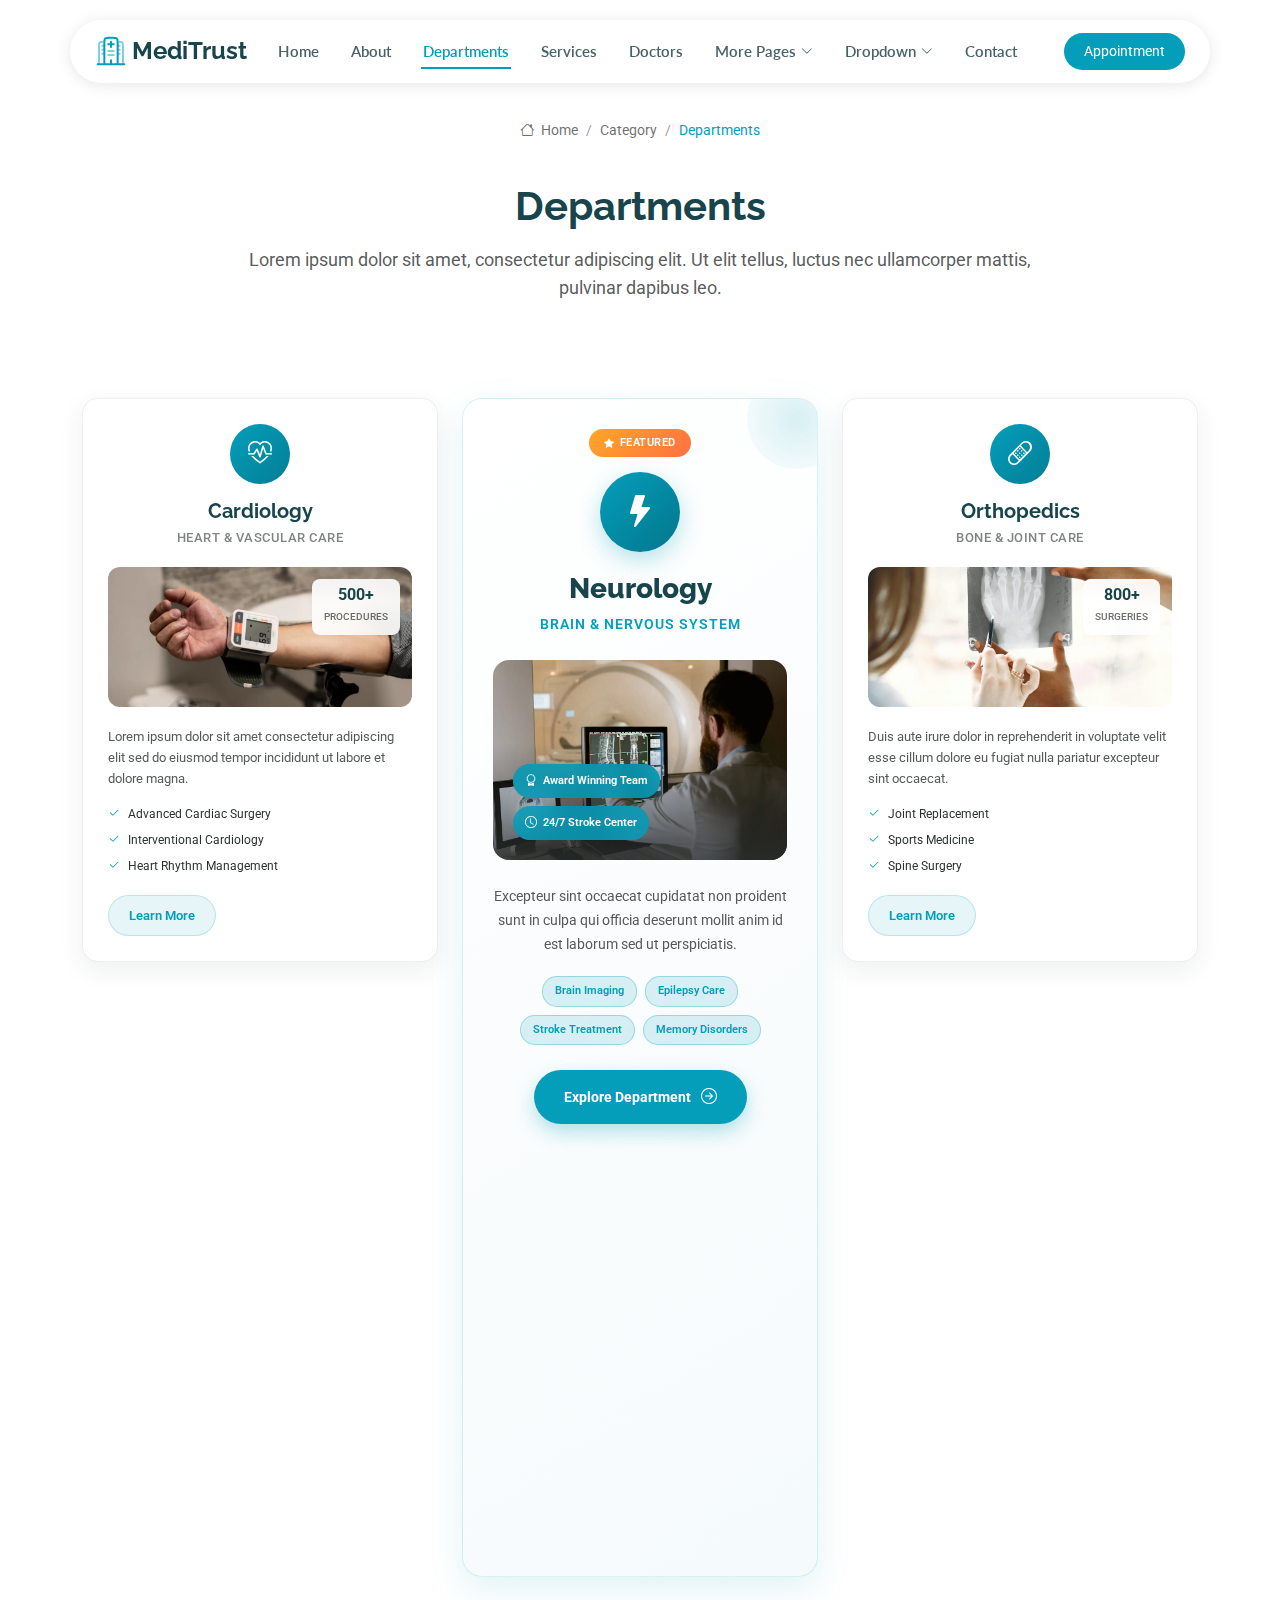
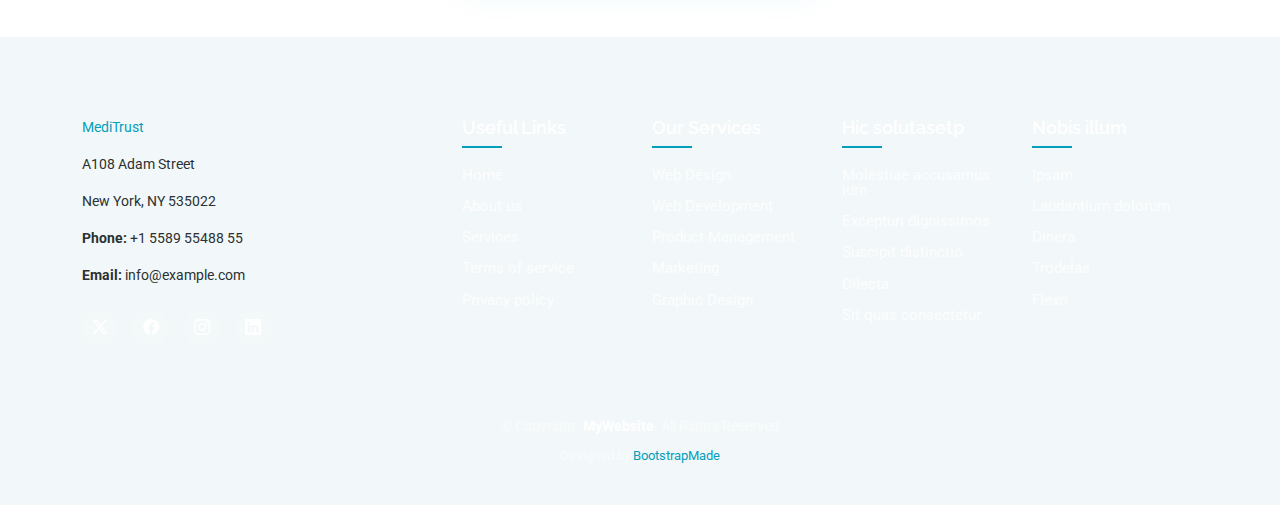
<file: departments.html>
<!DOCTYPE html>
<html lang="en">

<head>
  <meta charset="utf-8">
  <meta content="width=device-width, initial-scale=1.0" name="viewport">
  <title>Departments - MediTrust Bootstrap Template</title>
  <meta name="description" content="">
  <meta name="keywords" content="">

  <!-- Favicons -->
  <link href="assets/img/favicon.png" rel="icon">
  <link href="assets/img/apple-touch-icon.png" rel="apple-touch-icon">

  <!-- Fonts -->
  <link href="https://fonts.googleapis.com" rel="preconnect">
  <link href="https://fonts.gstatic.com" rel="preconnect" crossorigin>
  <link href="https://fonts.googleapis.com/css2?family=Roboto:ital,wght@0,100;0,300;0,400;0,500;0,700;0,900;1,100;1,300;1,400;1,500;1,700;1,900&family=Lato:ital,wght@0,100;0,300;0,400;0,700;0,900;1,100;1,300;1,400;1,700;1,900&family=Raleway:ital,wght@0,100;0,200;0,300;0,400;0,500;0,600;0,700;0,800;0,900;1,100;1,200;1,300;1,400;1,500;1,600;1,700;1,800;1,900&display=swap" rel="stylesheet">

  <!-- Vendor CSS Files -->
  <link href="assets/vendor/bootstrap/css/bootstrap.min.css" rel="stylesheet">
  <link href="assets/vendor/bootstrap-icons/bootstrap-icons.css" rel="stylesheet">
  <link href="assets/vendor/aos/aos.css" rel="stylesheet">
  <link href="assets/vendor/fontawesome-free/css/all.min.css" rel="stylesheet">
  <link href="assets/vendor/swiper/swiper-bundle.min.css" rel="stylesheet">
  <link href="assets/vendor/glightbox/css/glightbox.min.css" rel="stylesheet">

  <!-- Main CSS File -->
  <link href="assets/css/main.css" rel="stylesheet">

  <!-- =======================================================
  * Template Name: MediTrust
  * Template URL: https://bootstrapmade.com/meditrust-bootstrap-hospital-website-template/
  * Updated: Jul 04 2025 with Bootstrap v5.3.7
  * Author: BootstrapMade.com
  * License: https://bootstrapmade.com/license/
  ======================================================== -->
</head>

<body class="departments-page">

  <header id="header" class="header d-flex align-items-center fixed-top">
    <div class="header-container container-fluid container-xl position-relative d-flex align-items-center justify-content-between">

      <a href="index.html" class="logo d-flex align-items-center me-auto me-xl-0">
        <!-- Uncomment the line below if you also wish to use an image logo -->
        <!-- <img src="assets/img/logo.webp" alt=""> -->
        <svg class="my-icon" viewBox="0 0 24 24" fill="none" xmlns="http://www.w3.org/2000/svg">
          <g id="bgCarrier" stroke-width="0"></g>
          <g id="tracerCarrier" stroke-linecap="round" stroke-linejoin="round"></g>
          <g id="iconCarrier">
            <path d="M22 22L2 22" stroke="currentColor" stroke-width="1.5" stroke-linecap="round"></path>
            <path d="M17 22V6C17 4.11438 17 3.17157 16.4142 2.58579C15.8284 2 14.8856 2 13 2H11C9.11438 2 8.17157 2 7.58579 2.58579C7 3.17157 7 4.11438 7 6V22" stroke="currentColor" stroke-width="1.5"></path>
            <path opacity="0.5" d="M21 22V8.5C21 7.09554 21 6.39331 20.6629 5.88886C20.517 5.67048 20.3295 5.48298 20.1111 5.33706C19.6067 5 18.9045 5 17.5 5" stroke="currentColor" stroke-width="1.5"></path>
            <path opacity="0.5" d="M3 22V8.5C3 7.09554 3 6.39331 3.33706 5.88886C3.48298 5.67048 3.67048 5.48298 3.88886 5.33706C4.39331 5 5.09554 5 6.5 5" stroke="currentColor" stroke-width="1.5"></path>
            <path d="M12 22V19" stroke="currentColor" stroke-width="1.5" stroke-linecap="round"></path>
            <path opacity="0.5" d="M10 12H14" stroke="currentColor" stroke-width="1.5" stroke-linecap="round"></path>
            <path opacity="0.5" d="M5.5 11H7" stroke="currentColor" stroke-width="1.5" stroke-linecap="round"></path>
            <path opacity="0.5" d="M5.5 14H7" stroke="currentColor" stroke-width="1.5" stroke-linecap="round"></path>
            <path opacity="0.5" d="M17 11H18.5" stroke="currentColor" stroke-width="1.5" stroke-linecap="round"></path>
            <path opacity="0.5" d="M17 14H18.5" stroke="currentColor" stroke-width="1.5" stroke-linecap="round"></path>
            <path opacity="0.5" d="M5.5 8H7" stroke="currentColor" stroke-width="1.5" stroke-linecap="round"></path>
            <path opacity="0.5" d="M17 8H18.5" stroke="currentColor" stroke-width="1.5" stroke-linecap="round"></path>
            <path opacity="0.5" d="M10 15H14" stroke="currentColor" stroke-width="1.5" stroke-linecap="round"></path>
            <path d="M12 9V5" stroke="currentColor" stroke-width="1.5" stroke-linecap="round" stroke-linejoin="round"></path>
            <path d="M14 7L10 7" stroke="currentColor" stroke-width="1.5" stroke-linecap="round" stroke-linejoin="round"></path>
          </g>
        </svg>

        <h1 class="sitename">MediTrust</h1>
      </a>

      <nav id="navmenu" class="navmenu">
        <ul>
          <li><a href="index.html">Home</a></li>
          <li><a href="about.html">About</a></li>
          <li><a href="departments.html" class="active">Departments</a></li>
          <li><a href="services.html">Services</a></li>
          <li><a href="doctors.html">Doctors</a></li>
          <li class="dropdown"><a href="#"><span>More Pages</span> <i class="bi bi-chevron-down toggle-dropdown"></i></a>
            <ul>
              <li><a href="department-details.html">Department Details</a></li>
              <li><a href="service-details.html">Service Details</a></li>
              <li><a href="appointment.html">Appointment</a></li>
              <li><a href="testimonials.html">Testimonials</a></li>
              <li><a href="faq.html">Frequently Asked Questions</a></li>
              <li><a href="gallery.html">Gallery</a></li>
              <li><a href="terms.html">Terms</a></li>
              <li><a href="privacy.html">Privacy</a></li>
              <li><a href="404.html">404</a></li>
            </ul>
          </li>
          <li class="dropdown"><a href="#"><span>Dropdown</span> <i class="bi bi-chevron-down toggle-dropdown"></i></a>
            <ul>
              <li><a href="#">Dropdown 1</a></li>
              <li class="dropdown"><a href="#"><span>Deep Dropdown</span> <i class="bi bi-chevron-down toggle-dropdown"></i></a>
                <ul>
                  <li><a href="#">Deep Dropdown 1</a></li>
                  <li><a href="#">Deep Dropdown 2</a></li>
                  <li><a href="#">Deep Dropdown 3</a></li>
                  <li><a href="#">Deep Dropdown 4</a></li>
                  <li><a href="#">Deep Dropdown 5</a></li>
                </ul>
              </li>
              <li><a href="#">Dropdown 2</a></li>
              <li><a href="#">Dropdown 3</a></li>
              <li><a href="#">Dropdown 4</a></li>
            </ul>
          </li>
          <li><a href="contact.html">Contact</a></li>
        </ul>
        <i class="mobile-nav-toggle d-xl-none bi bi-list"></i>
      </nav>

      <a class="btn-getstarted" href="appointment.html">Appointment</a>

    </div>
  </header>

  <main class="main">

    <!-- Page Title -->
    <div class="page-title">
      <div class="breadcrumbs">
        <nav aria-label="breadcrumb">
          <ol class="breadcrumb">
            <li class="breadcrumb-item"><a href="#"><i class="bi bi-house"></i> Home</a></li>
            <li class="breadcrumb-item"><a href="#">Category</a></li>
            <li class="breadcrumb-item active current">Departments</li>
          </ol>
        </nav>
      </div>

      <div class="title-wrapper">
        <h1>Departments</h1>
        <p>Lorem ipsum dolor sit amet, consectetur adipiscing elit. Ut elit tellus, luctus nec ullamcorper mattis, pulvinar dapibus leo.</p>
      </div>
    </div><!-- End Page Title -->

    <!-- Departments Section -->
    <section id="departments" class="departments section">

      <div class="container" data-aos="fade-up" data-aos-delay="100">

        <div class="row gy-4">

          <!-- First Column with 2 departments -->
          <div class="col-lg-4" data-aos="zoom-in" data-aos-delay="200">
            <div class="department-card">
              <div class="department-header">
                <div class="department-icon">
                  <i class="bi bi-heart-pulse"></i>
                </div>
                <h3>Cardiology</h3>
                <p class="department-subtitle">Heart &amp; Vascular Care</p>
              </div>
              <div class="department-image-wrapper">
                <img src="assets/img/health/cardiology-2.webp" alt="Cardiology" class="img-fluid" loading="lazy">
                <div class="department-stats">
                  <div class="stat-item">
                    <span class="stat-number">500+</span>
                    <span class="stat-label">Procedures</span>
                  </div>
                </div>
              </div>
              <div class="department-content">
                <p>Lorem ipsum dolor sit amet consectetur adipiscing elit sed do eiusmod tempor incididunt ut labore et dolore magna.</p>
                <ul class="department-highlights">
                  <li><i class="bi bi-check2"></i> Advanced Cardiac Surgery</li>
                  <li><i class="bi bi-check2"></i> Interventional Cardiology</li>
                  <li><i class="bi bi-check2"></i> Heart Rhythm Management</li>
                </ul>
                <a href="department-details.html" class="department-link">Learn More</a>
              </div>
            </div>

            <div class="department-card" data-aos="zoom-in" data-aos-delay="350">
              <div class="department-header">
                <div class="department-icon">
                  <i class="bi bi-shield-plus"></i>
                </div>
                <h3>Dermatology</h3>
                <p class="department-subtitle">Skin Health Experts</p>
              </div>
              <div class="department-image-wrapper">
                <img src="assets/img/health/dermatology-3.webp" alt="Dermatology" class="img-fluid" loading="lazy">
                <div class="department-stats">
                  <div class="stat-item">
                    <span class="stat-number">1200+</span>
                    <span class="stat-label">Treatments</span>
                  </div>
                </div>
              </div>
              <div class="department-content">
                <p>Ut enim ad minim veniam quis nostrud exercitation ullamco laboris nisi ut aliquip ex ea commodo consequat duis aute irure.</p>
                <ul class="department-highlights">
                  <li><i class="bi bi-check2"></i> Cosmetic Dermatology</li>
                  <li><i class="bi bi-check2"></i> Skin Cancer Treatment</li>
                  <li><i class="bi bi-check2"></i> Laser Therapy</li>
                </ul>
                <a href="department-details.html" class="department-link">Learn More</a>
              </div>
            </div>
          </div><!-- End First Column -->

          <!-- Second Column - Featured Department -->
          <div class="col-lg-4" data-aos="fade-up" data-aos-delay="250">
            <div class="featured-department">
              <div class="featured-header">
                <div class="featured-badge">
                  <i class="bi bi-star-fill"></i>
                  <span>Featured</span>
                </div>
                <div class="featured-icon">
                  <i class="bi bi-lightning-fill"></i>
                </div>
                <h2>Neurology</h2>
                <p class="featured-subtitle">Brain &amp; Nervous System</p>
              </div>
              <div class="featured-image">
                <img src="assets/img/health/neurology-4.webp" alt="Neurology Department" class="img-fluid" loading="lazy">
                <div class="featured-overlay">
                  <div class="achievement-list">
                    <div class="achievement-item">
                      <i class="bi bi-award"></i>
                      <span>Award Winning Team</span>
                    </div>
                    <div class="achievement-item">
                      <i class="bi bi-clock"></i>
                      <span>24/7 Stroke Center</span>
                    </div>
                  </div>
                </div>
              </div>
              <div class="featured-content">
                <p>Excepteur sint occaecat cupidatat non proident sunt in culpa qui officia deserunt mollit anim id est laborum sed ut perspiciatis.</p>
                <div class="featured-services">
                  <div class="service-tag">Brain Imaging</div>
                  <div class="service-tag">Epilepsy Care</div>
                  <div class="service-tag">Stroke Treatment</div>
                  <div class="service-tag">Memory Disorders</div>
                </div>
                <a href="department-details.html" class="featured-btn">
                  Explore Department
                  <i class="bi bi-arrow-right-circle"></i>
                </a>
              </div>
            </div>
          </div><!-- End Featured Department -->

          <!-- Third Column with 2 departments -->
          <div class="col-lg-4" data-aos="zoom-in" data-aos-delay="300">
            <div class="department-card">
              <div class="department-header">
                <div class="department-icon">
                  <i class="bi bi-bandaid"></i>
                </div>
                <h3>Orthopedics</h3>
                <p class="department-subtitle">Bone &amp; Joint Care</p>
              </div>
              <div class="department-image-wrapper">
                <img src="assets/img/health/orthopedics-4.webp" alt="Orthopedics" class="img-fluid" loading="lazy">
                <div class="department-stats">
                  <div class="stat-item">
                    <span class="stat-number">800+</span>
                    <span class="stat-label">Surgeries</span>
                  </div>
                </div>
              </div>
              <div class="department-content">
                <p>Duis aute irure dolor in reprehenderit in voluptate velit esse cillum dolore eu fugiat nulla pariatur excepteur sint occaecat.</p>
                <ul class="department-highlights">
                  <li><i class="bi bi-check2"></i> Joint Replacement</li>
                  <li><i class="bi bi-check2"></i> Sports Medicine</li>
                  <li><i class="bi bi-check2"></i> Spine Surgery</li>
                </ul>
                <a href="department-details.html" class="department-link">Learn More</a>
              </div>
            </div>

            <div class="department-card" data-aos="zoom-in" data-aos-delay="400">
              <div class="department-header">
                <div class="department-icon">
                  <i class="bi bi-emoji-smile"></i>
                </div>
                <h3>Pediatrics</h3>
                <p class="department-subtitle">Children's Health</p>
              </div>
              <div class="department-image-wrapper">
                <img src="assets/img/health/pediatrics-2.webp" alt="Pediatrics" class="img-fluid" loading="lazy">
                <div class="department-stats">
                  <div class="stat-item">
                    <span class="stat-number">2000+</span>
                    <span class="stat-label">Young Patients</span>
                  </div>
                </div>
              </div>
              <div class="department-content">
                <p>Sed ut perspiciatis unde omnis iste natus error sit voluptatem accusantium doloremque laudantium totam rem aperiam eaque.</p>
                <ul class="department-highlights">
                  <li><i class="bi bi-check2"></i> Newborn Care</li>
                  <li><i class="bi bi-check2"></i> Child Development</li>
                  <li><i class="bi bi-check2"></i> Vaccination Programs</li>
                </ul>
                <a href="department-details.html" class="department-link">Learn More</a>
              </div>
            </div>
          </div><!-- End Third Column -->

        </div>

      </div>

    </section><!-- /Departments Section -->

  </main>

  <footer id="footer" class="footer position-relative light-background">

    <div class="container footer-top">
      <div class="row gy-4">
        <div class="col-lg-4 col-md-6 footer-about">
          <a href="index.html" class="logo d-flex align-items-center">
            <span class="sitename">MediTrust</span>
          </a>
          <div class="footer-contact pt-3">
            <p>A108 Adam Street</p>
            <p>New York, NY 535022</p>
            <p class="mt-3"><strong>Phone:</strong> <span>+1 5589 55488 55</span></p>
            <p><strong>Email:</strong> <span>info@example.com</span></p>
          </div>
          <div class="social-links d-flex mt-4">
            <a href=""><i class="bi bi-twitter-x"></i></a>
            <a href=""><i class="bi bi-facebook"></i></a>
            <a href=""><i class="bi bi-instagram"></i></a>
            <a href=""><i class="bi bi-linkedin"></i></a>
          </div>
        </div>

        <div class="col-lg-2 col-md-3 footer-links">
          <h4>Useful Links</h4>
          <ul>
            <li><a href="#">Home</a></li>
            <li><a href="#">About us</a></li>
            <li><a href="#">Services</a></li>
            <li><a href="#">Terms of service</a></li>
            <li><a href="#">Privacy policy</a></li>
          </ul>
        </div>

        <div class="col-lg-2 col-md-3 footer-links">
          <h4>Our Services</h4>
          <ul>
            <li><a href="#">Web Design</a></li>
            <li><a href="#">Web Development</a></li>
            <li><a href="#">Product Management</a></li>
            <li><a href="#">Marketing</a></li>
            <li><a href="#">Graphic Design</a></li>
          </ul>
        </div>

        <div class="col-lg-2 col-md-3 footer-links">
          <h4>Hic solutasetp</h4>
          <ul>
            <li><a href="#">Molestiae accusamus iure</a></li>
            <li><a href="#">Excepturi dignissimos</a></li>
            <li><a href="#">Suscipit distinctio</a></li>
            <li><a href="#">Dilecta</a></li>
            <li><a href="#">Sit quas consectetur</a></li>
          </ul>
        </div>

        <div class="col-lg-2 col-md-3 footer-links">
          <h4>Nobis illum</h4>
          <ul>
            <li><a href="#">Ipsam</a></li>
            <li><a href="#">Laudantium dolorum</a></li>
            <li><a href="#">Dinera</a></li>
            <li><a href="#">Trodelas</a></li>
            <li><a href="#">Flexo</a></li>
          </ul>
        </div>

      </div>
    </div>

    <div class="container copyright text-center mt-4">
      <p>© <span>Copyright</span> <strong class="px-1 sitename">MyWebsite</strong> <span>All Rights Reserved</span></p>
      <div class="credits">
        <!-- All the links in the footer should remain intact. -->
        <!-- You can delete the links only if you've purchased the pro version. -->
        <!-- Licensing information: https://bootstrapmade.com/license/ -->
        <!-- Purchase the pro version with working PHP/AJAX contact form: [buy-url] -->
        Designed by <a href="https://bootstrapmade.com/">BootstrapMade</a>
      </div>
    </div>

  </footer>

  <!-- Scroll Top -->
  <a href="#" id="scroll-top" class="scroll-top d-flex align-items-center justify-content-center"><i class="bi bi-arrow-up-short"></i></a>

  <!-- Preloader -->
  <div id="preloader"></div>

  <!-- Vendor JS Files -->
  <script src="assets/vendor/bootstrap/js/bootstrap.bundle.min.js"></script>
  <script src="assets/vendor/php-email-form/validate.js"></script>
  <script src="assets/vendor/aos/aos.js"></script>
  <script src="assets/vendor/purecounter/purecounter_vanilla.js"></script>
  <script src="assets/vendor/swiper/swiper-bundle.min.js"></script>
  <script src="assets/vendor/imagesloaded/imagesloaded.pkgd.min.js"></script>
  <script src="assets/vendor/isotope-layout/isotope.pkgd.min.js"></script>
  <script src="assets/vendor/glightbox/js/glightbox.min.js"></script>

  <!-- Main JS File -->
  <script src="assets/js/main.js"></script>

</body>

</html>
</file>
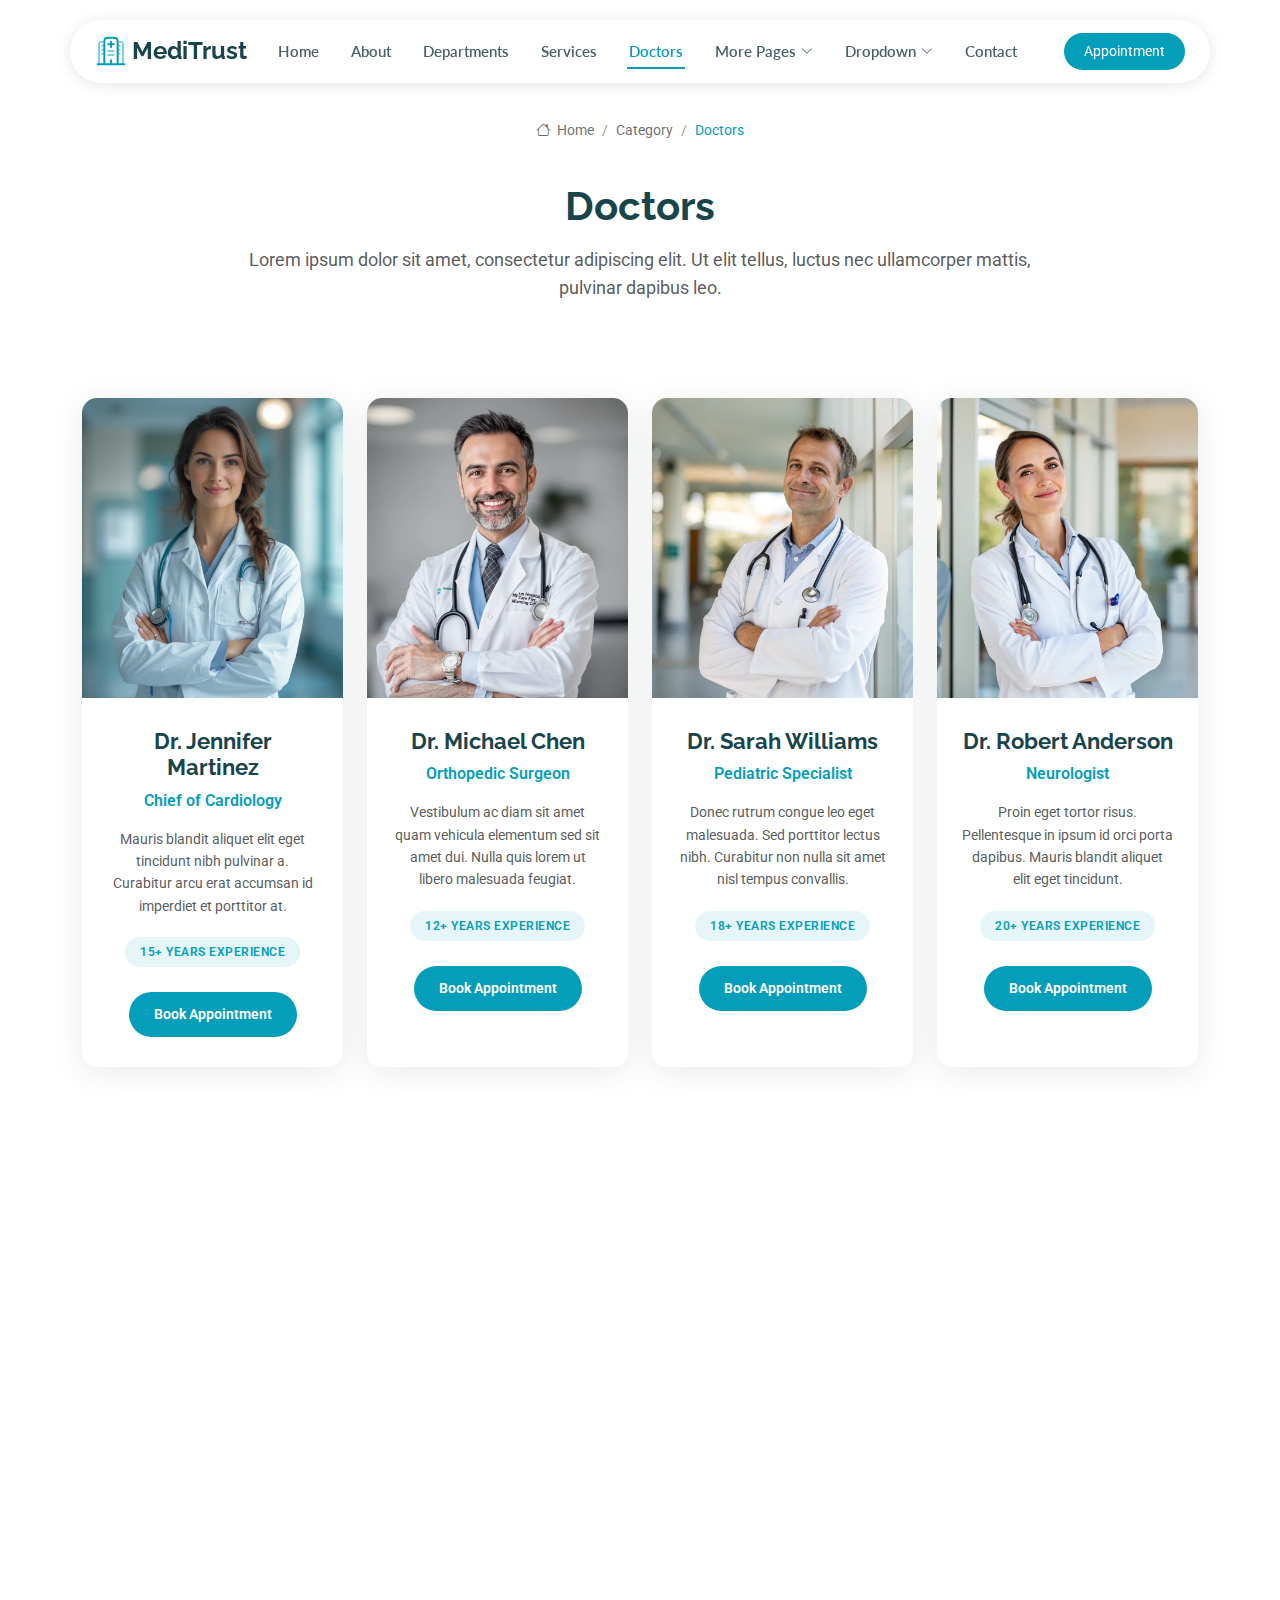
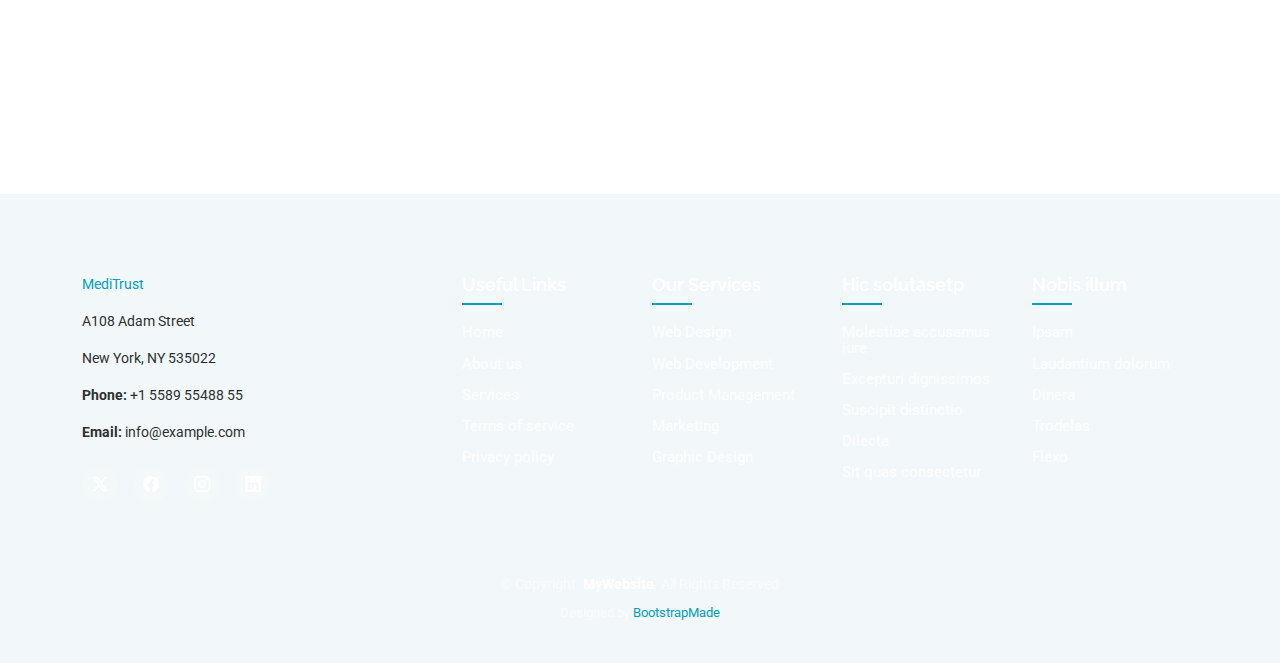
<file: doctors.html>
<!DOCTYPE html>
<html lang="en">

<head>
  <meta charset="utf-8">
  <meta content="width=device-width, initial-scale=1.0" name="viewport">
  <title>Doctors - MediTrust Bootstrap Template</title>
  <meta name="description" content="">
  <meta name="keywords" content="">

  <!-- Favicons -->
  <link href="assets/img/favicon.png" rel="icon">
  <link href="assets/img/apple-touch-icon.png" rel="apple-touch-icon">

  <!-- Fonts -->
  <link href="https://fonts.googleapis.com" rel="preconnect">
  <link href="https://fonts.gstatic.com" rel="preconnect" crossorigin>
  <link href="https://fonts.googleapis.com/css2?family=Roboto:ital,wght@0,100;0,300;0,400;0,500;0,700;0,900;1,100;1,300;1,400;1,500;1,700;1,900&family=Lato:ital,wght@0,100;0,300;0,400;0,700;0,900;1,100;1,300;1,400;1,700;1,900&family=Raleway:ital,wght@0,100;0,200;0,300;0,400;0,500;0,600;0,700;0,800;0,900;1,100;1,200;1,300;1,400;1,500;1,600;1,700;1,800;1,900&display=swap" rel="stylesheet">

  <!-- Vendor CSS Files -->
  <link href="assets/vendor/bootstrap/css/bootstrap.min.css" rel="stylesheet">
  <link href="assets/vendor/bootstrap-icons/bootstrap-icons.css" rel="stylesheet">
  <link href="assets/vendor/aos/aos.css" rel="stylesheet">
  <link href="assets/vendor/fontawesome-free/css/all.min.css" rel="stylesheet">
  <link href="assets/vendor/swiper/swiper-bundle.min.css" rel="stylesheet">
  <link href="assets/vendor/glightbox/css/glightbox.min.css" rel="stylesheet">

  <!-- Main CSS File -->
  <link href="assets/css/main.css" rel="stylesheet">

  <!-- =======================================================
  * Template Name: MediTrust
  * Template URL: https://bootstrapmade.com/meditrust-bootstrap-hospital-website-template/
  * Updated: Jul 04 2025 with Bootstrap v5.3.7
  * Author: BootstrapMade.com
  * License: https://bootstrapmade.com/license/
  ======================================================== -->
</head>

<body class="doctors-page">

  <header id="header" class="header d-flex align-items-center fixed-top">
    <div class="header-container container-fluid container-xl position-relative d-flex align-items-center justify-content-between">

      <a href="index.html" class="logo d-flex align-items-center me-auto me-xl-0">
        <!-- Uncomment the line below if you also wish to use an image logo -->
        <!-- <img src="assets/img/logo.webp" alt=""> -->
        <svg class="my-icon" viewBox="0 0 24 24" fill="none" xmlns="http://www.w3.org/2000/svg">
          <g id="bgCarrier" stroke-width="0"></g>
          <g id="tracerCarrier" stroke-linecap="round" stroke-linejoin="round"></g>
          <g id="iconCarrier">
            <path d="M22 22L2 22" stroke="currentColor" stroke-width="1.5" stroke-linecap="round"></path>
            <path d="M17 22V6C17 4.11438 17 3.17157 16.4142 2.58579C15.8284 2 14.8856 2 13 2H11C9.11438 2 8.17157 2 7.58579 2.58579C7 3.17157 7 4.11438 7 6V22" stroke="currentColor" stroke-width="1.5"></path>
            <path opacity="0.5" d="M21 22V8.5C21 7.09554 21 6.39331 20.6629 5.88886C20.517 5.67048 20.3295 5.48298 20.1111 5.33706C19.6067 5 18.9045 5 17.5 5" stroke="currentColor" stroke-width="1.5"></path>
            <path opacity="0.5" d="M3 22V8.5C3 7.09554 3 6.39331 3.33706 5.88886C3.48298 5.67048 3.67048 5.48298 3.88886 5.33706C4.39331 5 5.09554 5 6.5 5" stroke="currentColor" stroke-width="1.5"></path>
            <path d="M12 22V19" stroke="currentColor" stroke-width="1.5" stroke-linecap="round"></path>
            <path opacity="0.5" d="M10 12H14" stroke="currentColor" stroke-width="1.5" stroke-linecap="round"></path>
            <path opacity="0.5" d="M5.5 11H7" stroke="currentColor" stroke-width="1.5" stroke-linecap="round"></path>
            <path opacity="0.5" d="M5.5 14H7" stroke="currentColor" stroke-width="1.5" stroke-linecap="round"></path>
            <path opacity="0.5" d="M17 11H18.5" stroke="currentColor" stroke-width="1.5" stroke-linecap="round"></path>
            <path opacity="0.5" d="M17 14H18.5" stroke="currentColor" stroke-width="1.5" stroke-linecap="round"></path>
            <path opacity="0.5" d="M5.5 8H7" stroke="currentColor" stroke-width="1.5" stroke-linecap="round"></path>
            <path opacity="0.5" d="M17 8H18.5" stroke="currentColor" stroke-width="1.5" stroke-linecap="round"></path>
            <path opacity="0.5" d="M10 15H14" stroke="currentColor" stroke-width="1.5" stroke-linecap="round"></path>
            <path d="M12 9V5" stroke="currentColor" stroke-width="1.5" stroke-linecap="round" stroke-linejoin="round"></path>
            <path d="M14 7L10 7" stroke="currentColor" stroke-width="1.5" stroke-linecap="round" stroke-linejoin="round"></path>
          </g>
        </svg>

        <h1 class="sitename">MediTrust</h1>
      </a>

      <nav id="navmenu" class="navmenu">
        <ul>
          <li><a href="index.html">Home</a></li>
          <li><a href="about.html">About</a></li>
          <li><a href="departments.html">Departments</a></li>
          <li><a href="services.html">Services</a></li>
          <li><a href="doctors.html" class="active">Doctors</a></li>
          <li class="dropdown"><a href="#"><span>More Pages</span> <i class="bi bi-chevron-down toggle-dropdown"></i></a>
            <ul>
              <li><a href="department-details.html">Department Details</a></li>
              <li><a href="service-details.html">Service Details</a></li>
              <li><a href="appointment.html">Appointment</a></li>
              <li><a href="testimonials.html">Testimonials</a></li>
              <li><a href="faq.html">Frequently Asked Questions</a></li>
              <li><a href="gallery.html">Gallery</a></li>
              <li><a href="terms.html">Terms</a></li>
              <li><a href="privacy.html">Privacy</a></li>
              <li><a href="404.html">404</a></li>
            </ul>
          </li>
          <li class="dropdown"><a href="#"><span>Dropdown</span> <i class="bi bi-chevron-down toggle-dropdown"></i></a>
            <ul>
              <li><a href="#">Dropdown 1</a></li>
              <li class="dropdown"><a href="#"><span>Deep Dropdown</span> <i class="bi bi-chevron-down toggle-dropdown"></i></a>
                <ul>
                  <li><a href="#">Deep Dropdown 1</a></li>
                  <li><a href="#">Deep Dropdown 2</a></li>
                  <li><a href="#">Deep Dropdown 3</a></li>
                  <li><a href="#">Deep Dropdown 4</a></li>
                  <li><a href="#">Deep Dropdown 5</a></li>
                </ul>
              </li>
              <li><a href="#">Dropdown 2</a></li>
              <li><a href="#">Dropdown 3</a></li>
              <li><a href="#">Dropdown 4</a></li>
            </ul>
          </li>
          <li><a href="contact.html">Contact</a></li>
        </ul>
        <i class="mobile-nav-toggle d-xl-none bi bi-list"></i>
      </nav>

      <a class="btn-getstarted" href="appointment.html">Appointment</a>

    </div>
  </header>

  <main class="main">

    <!-- Page Title -->
    <div class="page-title">
      <div class="breadcrumbs">
        <nav aria-label="breadcrumb">
          <ol class="breadcrumb">
            <li class="breadcrumb-item"><a href="#"><i class="bi bi-house"></i> Home</a></li>
            <li class="breadcrumb-item"><a href="#">Category</a></li>
            <li class="breadcrumb-item active current">Doctors</li>
          </ol>
        </nav>
      </div>

      <div class="title-wrapper">
        <h1>Doctors</h1>
        <p>Lorem ipsum dolor sit amet, consectetur adipiscing elit. Ut elit tellus, luctus nec ullamcorper mattis, pulvinar dapibus leo.</p>
      </div>
    </div><!-- End Page Title -->

    <!-- Doctors Section -->
    <section id="doctors" class="doctors section">

      <div class="container" data-aos="fade-up" data-aos-delay="100">

        <div class="row gy-4">

          <div class="col-xl-3 col-lg-4 col-md-6" data-aos="fade-up" data-aos-delay="100">
            <div class="doctor-card">
              <div class="doctor-image">
                <img src="assets/img/health/staff-3.webp" alt="Dr. Jennifer Martinez" class="img-fluid">
                <div class="doctor-overlay">
                  <div class="doctor-social">
                    <a href="#" class="social-link"><i class="bi bi-linkedin"></i></a>
                    <a href="#" class="social-link"><i class="bi bi-twitter"></i></a>
                    <a href="#" class="social-link"><i class="bi bi-envelope"></i></a>
                  </div>
                </div>
              </div>
              <div class="doctor-content">
                <h4 class="doctor-name">Dr. Jennifer Martinez</h4>
                <span class="doctor-specialty">Chief of Cardiology</span>
                <p class="doctor-bio">Mauris blandit aliquet elit eget tincidunt nibh pulvinar a. Curabitur arcu erat accumsan id imperdiet et porttitor at.</p>
                <div class="doctor-experience">
                  <span class="experience-badge">15+ Years Experience</span>
                </div>
                <a href="appointment.html" class="btn-appointment">Book Appointment</a>
              </div>
            </div>
          </div><!-- End Doctor Card -->

          <div class="col-xl-3 col-lg-4 col-md-6" data-aos="fade-up" data-aos-delay="200">
            <div class="doctor-card">
              <div class="doctor-image">
                <img src="assets/img/health/staff-7.webp" alt="Dr. Michael Chen" class="img-fluid">
                <div class="doctor-overlay">
                  <div class="doctor-social">
                    <a href="#" class="social-link"><i class="bi bi-linkedin"></i></a>
                    <a href="#" class="social-link"><i class="bi bi-twitter"></i></a>
                    <a href="#" class="social-link"><i class="bi bi-envelope"></i></a>
                  </div>
                </div>
              </div>
              <div class="doctor-content">
                <h4 class="doctor-name">Dr. Michael Chen</h4>
                <span class="doctor-specialty">Orthopedic Surgeon</span>
                <p class="doctor-bio">Vestibulum ac diam sit amet quam vehicula elementum sed sit amet dui. Nulla quis lorem ut libero malesuada feugiat.</p>
                <div class="doctor-experience">
                  <span class="experience-badge">12+ Years Experience</span>
                </div>
                <a href="appointment.html" class="btn-appointment">Book Appointment</a>
              </div>
            </div>
          </div><!-- End Doctor Card -->

          <div class="col-xl-3 col-lg-4 col-md-6" data-aos="fade-up" data-aos-delay="300">
            <div class="doctor-card">
              <div class="doctor-image">
                <img src="assets/img/health/staff-11.webp" alt="Dr. Sarah Williams" class="img-fluid">
                <div class="doctor-overlay">
                  <div class="doctor-social">
                    <a href="#" class="social-link"><i class="bi bi-linkedin"></i></a>
                    <a href="#" class="social-link"><i class="bi bi-twitter"></i></a>
                    <a href="#" class="social-link"><i class="bi bi-envelope"></i></a>
                  </div>
                </div>
              </div>
              <div class="doctor-content">
                <h4 class="doctor-name">Dr. Sarah Williams</h4>
                <span class="doctor-specialty">Pediatric Specialist</span>
                <p class="doctor-bio">Donec rutrum congue leo eget malesuada. Sed porttitor lectus nibh. Curabitur non nulla sit amet nisl tempus convallis.</p>
                <div class="doctor-experience">
                  <span class="experience-badge">18+ Years Experience</span>
                </div>
                <a href="appointment.html" class="btn-appointment">Book Appointment</a>
              </div>
            </div>
          </div><!-- End Doctor Card -->

          <div class="col-xl-3 col-lg-4 col-md-6" data-aos="fade-up" data-aos-delay="400">
            <div class="doctor-card">
              <div class="doctor-image">
                <img src="assets/img/health/staff-14.webp" alt="Dr. Robert Anderson" class="img-fluid">
                <div class="doctor-overlay">
                  <div class="doctor-social">
                    <a href="#" class="social-link"><i class="bi bi-linkedin"></i></a>
                    <a href="#" class="social-link"><i class="bi bi-twitter"></i></a>
                    <a href="#" class="social-link"><i class="bi bi-envelope"></i></a>
                  </div>
                </div>
              </div>
              <div class="doctor-content">
                <h4 class="doctor-name">Dr. Robert Anderson</h4>
                <span class="doctor-specialty">Neurologist</span>
                <p class="doctor-bio">Proin eget tortor risus. Pellentesque in ipsum id orci porta dapibus. Mauris blandit aliquet elit eget tincidunt.</p>
                <div class="doctor-experience">
                  <span class="experience-badge">20+ Years Experience</span>
                </div>
                <a href="appointment.html" class="btn-appointment">Book Appointment</a>
              </div>
            </div>
          </div><!-- End Doctor Card -->

          <div class="col-xl-3 col-lg-4 col-md-6" data-aos="fade-up" data-aos-delay="100">
            <div class="doctor-card">
              <div class="doctor-image">
                <img src="assets/img/health/staff-5.webp" alt="Dr. Lisa Thompson" class="img-fluid">
                <div class="doctor-overlay">
                  <div class="doctor-social">
                    <a href="#" class="social-link"><i class="bi bi-linkedin"></i></a>
                    <a href="#" class="social-link"><i class="bi bi-twitter"></i></a>
                    <a href="#" class="social-link"><i class="bi bi-envelope"></i></a>
                  </div>
                </div>
              </div>
              <div class="doctor-content">
                <h4 class="doctor-name">Dr. Lisa Thompson</h4>
                <span class="doctor-specialty">Emergency Medicine</span>
                <p class="doctor-bio">Vivamus magna justo lacinia eget consectetur sed convallis at tellus. Quisque velit nisi pretium ut lacinia in elementum.</p>
                <div class="doctor-experience">
                  <span class="experience-badge">14+ Years Experience</span>
                </div>
                <a href="appointment.html" class="btn-appointment">Book Appointment</a>
              </div>
            </div>
          </div><!-- End Doctor Card -->

          <div class="col-xl-3 col-lg-4 col-md-6" data-aos="fade-up" data-aos-delay="200">
            <div class="doctor-card">
              <div class="doctor-image">
                <img src="assets/img/health/staff-9.webp" alt="Dr. David Rodriguez" class="img-fluid">
                <div class="doctor-overlay">
                  <div class="doctor-social">
                    <a href="#" class="social-link"><i class="bi bi-linkedin"></i></a>
                    <a href="#" class="social-link"><i class="bi bi-twitter"></i></a>
                    <a href="#" class="social-link"><i class="bi bi-envelope"></i></a>
                  </div>
                </div>
              </div>
              <div class="doctor-content">
                <h4 class="doctor-name">Dr. David Rodriguez</h4>
                <span class="doctor-specialty">Dermatologist</span>
                <p class="doctor-bio">Cras ultricies ligula sed magna dictum porta. Lorem ipsum dolor sit amet consectetur adipiscing elit pellentesque habitant.</p>
                <div class="doctor-experience">
                  <span class="experience-badge">16+ Years Experience</span>
                </div>
                <a href="appointment.html" class="btn-appointment">Book Appointment</a>
              </div>
            </div>
          </div><!-- End Doctor Card -->

          <div class="col-xl-3 col-lg-4 col-md-6" data-aos="fade-up" data-aos-delay="300">
            <div class="doctor-card">
              <div class="doctor-image">
                <img src="assets/img/health/staff-2.webp" alt="Dr. Amanda Clark" class="img-fluid">
                <div class="doctor-overlay">
                  <div class="doctor-social">
                    <a href="#" class="social-link"><i class="bi bi-linkedin"></i></a>
                    <a href="#" class="social-link"><i class="bi bi-twitter"></i></a>
                    <a href="#" class="social-link"><i class="bi bi-envelope"></i></a>
                  </div>
                </div>
              </div>
              <div class="doctor-content">
                <h4 class="doctor-name">Dr. Amanda Clark</h4>
                <span class="doctor-specialty">Oncologist</span>
                <p class="doctor-bio">Sed porttitor lectus nibh. Curabitur aliquet quam id dui posuere blandit proin eget tortor risus pellentesque habitant.</p>
                <div class="doctor-experience">
                  <span class="experience-badge">22+ Years Experience</span>
                </div>
                <a href="appointment.html" class="btn-appointment">Book Appointment</a>
              </div>
            </div>
          </div><!-- End Doctor Card -->

          <div class="col-xl-3 col-lg-4 col-md-6" data-aos="fade-up" data-aos-delay="400">
            <div class="doctor-card">
              <div class="doctor-image">
                <img src="assets/img/health/staff-12.webp" alt="Dr. James Wilson" class="img-fluid">
                <div class="doctor-overlay">
                  <div class="doctor-social">
                    <a href="#" class="social-link"><i class="bi bi-linkedin"></i></a>
                    <a href="#" class="social-link"><i class="bi bi-twitter"></i></a>
                    <a href="#" class="social-link"><i class="bi bi-envelope"></i></a>
                  </div>
                </div>
              </div>
              <div class="doctor-content">
                <h4 class="doctor-name">Dr. James Wilson</h4>
                <span class="doctor-specialty">General Surgery</span>
                <p class="doctor-bio">Nulla porttitor accumsan tincidunt. Mauris blandit aliquet elit eget tincidunt nibh pulvinar a curabitur arcu erat accumsan.</p>
                <div class="doctor-experience">
                  <span class="experience-badge">19+ Years Experience</span>
                </div>
                <a href="appointment.html" class="btn-appointment">Book Appointment</a>
              </div>
            </div>
          </div><!-- End Doctor Card -->

        </div>

      </div>

    </section><!-- /Doctors Section -->

  </main>

  <footer id="footer" class="footer position-relative light-background">

    <div class="container footer-top">
      <div class="row gy-4">
        <div class="col-lg-4 col-md-6 footer-about">
          <a href="index.html" class="logo d-flex align-items-center">
            <span class="sitename">MediTrust</span>
          </a>
          <div class="footer-contact pt-3">
            <p>A108 Adam Street</p>
            <p>New York, NY 535022</p>
            <p class="mt-3"><strong>Phone:</strong> <span>+1 5589 55488 55</span></p>
            <p><strong>Email:</strong> <span>info@example.com</span></p>
          </div>
          <div class="social-links d-flex mt-4">
            <a href=""><i class="bi bi-twitter-x"></i></a>
            <a href=""><i class="bi bi-facebook"></i></a>
            <a href=""><i class="bi bi-instagram"></i></a>
            <a href=""><i class="bi bi-linkedin"></i></a>
          </div>
        </div>

        <div class="col-lg-2 col-md-3 footer-links">
          <h4>Useful Links</h4>
          <ul>
            <li><a href="#">Home</a></li>
            <li><a href="#">About us</a></li>
            <li><a href="#">Services</a></li>
            <li><a href="#">Terms of service</a></li>
            <li><a href="#">Privacy policy</a></li>
          </ul>
        </div>

        <div class="col-lg-2 col-md-3 footer-links">
          <h4>Our Services</h4>
          <ul>
            <li><a href="#">Web Design</a></li>
            <li><a href="#">Web Development</a></li>
            <li><a href="#">Product Management</a></li>
            <li><a href="#">Marketing</a></li>
            <li><a href="#">Graphic Design</a></li>
          </ul>
        </div>

        <div class="col-lg-2 col-md-3 footer-links">
          <h4>Hic solutasetp</h4>
          <ul>
            <li><a href="#">Molestiae accusamus iure</a></li>
            <li><a href="#">Excepturi dignissimos</a></li>
            <li><a href="#">Suscipit distinctio</a></li>
            <li><a href="#">Dilecta</a></li>
            <li><a href="#">Sit quas consectetur</a></li>
          </ul>
        </div>

        <div class="col-lg-2 col-md-3 footer-links">
          <h4>Nobis illum</h4>
          <ul>
            <li><a href="#">Ipsam</a></li>
            <li><a href="#">Laudantium dolorum</a></li>
            <li><a href="#">Dinera</a></li>
            <li><a href="#">Trodelas</a></li>
            <li><a href="#">Flexo</a></li>
          </ul>
        </div>

      </div>
    </div>

    <div class="container copyright text-center mt-4">
      <p>© <span>Copyright</span> <strong class="px-1 sitename">MyWebsite</strong> <span>All Rights Reserved</span></p>
      <div class="credits">
        <!-- All the links in the footer should remain intact. -->
        <!-- You can delete the links only if you've purchased the pro version. -->
        <!-- Licensing information: https://bootstrapmade.com/license/ -->
        <!-- Purchase the pro version with working PHP/AJAX contact form: [buy-url] -->
        Designed by <a href="https://bootstrapmade.com/">BootstrapMade</a>
      </div>
    </div>

  </footer>

  <!-- Scroll Top -->
  <a href="#" id="scroll-top" class="scroll-top d-flex align-items-center justify-content-center"><i class="bi bi-arrow-up-short"></i></a>

  <!-- Preloader -->
  <div id="preloader"></div>

  <!-- Vendor JS Files -->
  <script src="assets/vendor/bootstrap/js/bootstrap.bundle.min.js"></script>
  <script src="assets/vendor/php-email-form/validate.js"></script>
  <script src="assets/vendor/aos/aos.js"></script>
  <script src="assets/vendor/purecounter/purecounter_vanilla.js"></script>
  <script src="assets/vendor/swiper/swiper-bundle.min.js"></script>
  <script src="assets/vendor/imagesloaded/imagesloaded.pkgd.min.js"></script>
  <script src="assets/vendor/isotope-layout/isotope.pkgd.min.js"></script>
  <script src="assets/vendor/glightbox/js/glightbox.min.js"></script>

  <!-- Main JS File -->
  <script src="assets/js/main.js"></script>

</body>

</html>
</file>
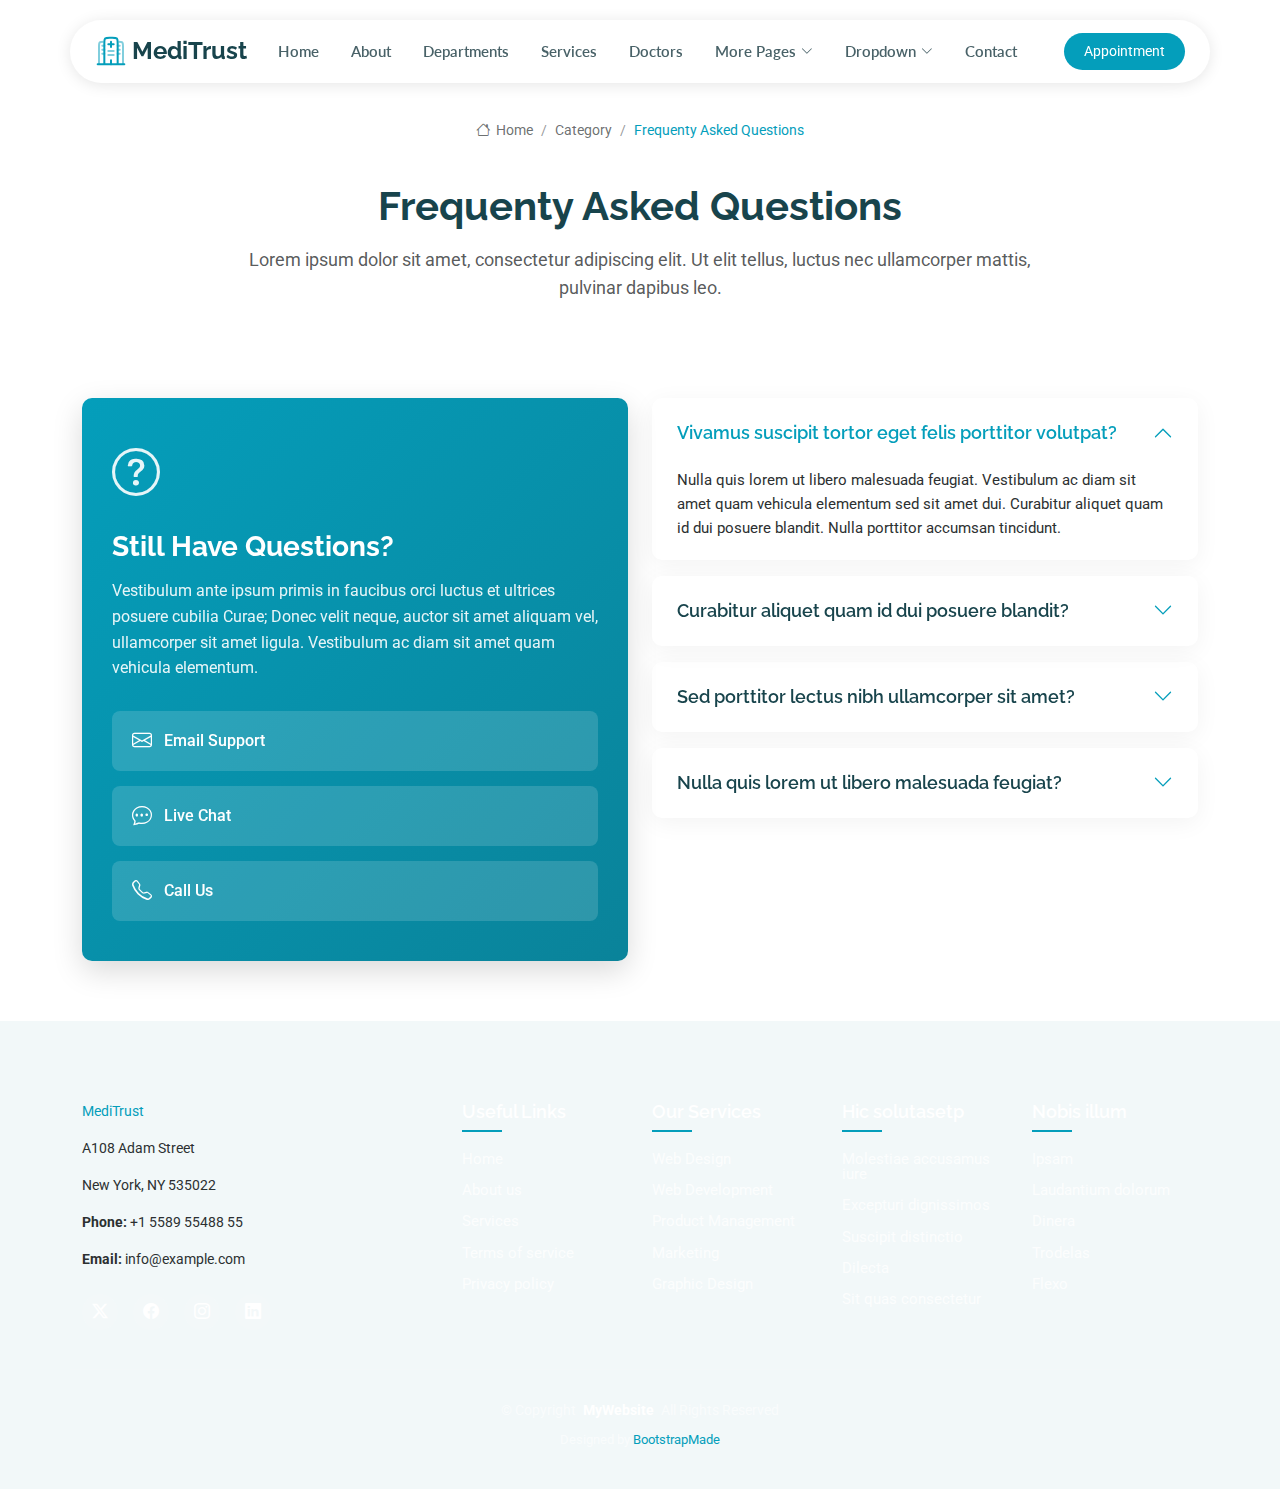
<file: faq.html>
<!DOCTYPE html>
<html lang="en">

<head>
  <meta charset="utf-8">
  <meta content="width=device-width, initial-scale=1.0" name="viewport">
  <title>Faq - MediTrust Bootstrap Template</title>
  <meta name="description" content="">
  <meta name="keywords" content="">

  <!-- Favicons -->
  <link href="assets/img/favicon.png" rel="icon">
  <link href="assets/img/apple-touch-icon.png" rel="apple-touch-icon">

  <!-- Fonts -->
  <link href="https://fonts.googleapis.com" rel="preconnect">
  <link href="https://fonts.gstatic.com" rel="preconnect" crossorigin>
  <link href="https://fonts.googleapis.com/css2?family=Roboto:ital,wght@0,100;0,300;0,400;0,500;0,700;0,900;1,100;1,300;1,400;1,500;1,700;1,900&family=Lato:ital,wght@0,100;0,300;0,400;0,700;0,900;1,100;1,300;1,400;1,700;1,900&family=Raleway:ital,wght@0,100;0,200;0,300;0,400;0,500;0,600;0,700;0,800;0,900;1,100;1,200;1,300;1,400;1,500;1,600;1,700;1,800;1,900&display=swap" rel="stylesheet">

  <!-- Vendor CSS Files -->
  <link href="assets/vendor/bootstrap/css/bootstrap.min.css" rel="stylesheet">
  <link href="assets/vendor/bootstrap-icons/bootstrap-icons.css" rel="stylesheet">
  <link href="assets/vendor/aos/aos.css" rel="stylesheet">
  <link href="assets/vendor/fontawesome-free/css/all.min.css" rel="stylesheet">
  <link href="assets/vendor/swiper/swiper-bundle.min.css" rel="stylesheet">
  <link href="assets/vendor/glightbox/css/glightbox.min.css" rel="stylesheet">

  <!-- Main CSS File -->
  <link href="assets/css/main.css" rel="stylesheet">

  <!-- =======================================================
  * Template Name: MediTrust
  * Template URL: https://bootstrapmade.com/meditrust-bootstrap-hospital-website-template/
  * Updated: Jul 04 2025 with Bootstrap v5.3.7
  * Author: BootstrapMade.com
  * License: https://bootstrapmade.com/license/
  ======================================================== -->
</head>

<body class="faq-page">

  <header id="header" class="header d-flex align-items-center fixed-top">
    <div class="header-container container-fluid container-xl position-relative d-flex align-items-center justify-content-between">

      <a href="index.html" class="logo d-flex align-items-center me-auto me-xl-0">
        <!-- Uncomment the line below if you also wish to use an image logo -->
        <!-- <img src="assets/img/logo.webp" alt=""> -->
        <svg class="my-icon" viewBox="0 0 24 24" fill="none" xmlns="http://www.w3.org/2000/svg">
          <g id="bgCarrier" stroke-width="0"></g>
          <g id="tracerCarrier" stroke-linecap="round" stroke-linejoin="round"></g>
          <g id="iconCarrier">
            <path d="M22 22L2 22" stroke="currentColor" stroke-width="1.5" stroke-linecap="round"></path>
            <path d="M17 22V6C17 4.11438 17 3.17157 16.4142 2.58579C15.8284 2 14.8856 2 13 2H11C9.11438 2 8.17157 2 7.58579 2.58579C7 3.17157 7 4.11438 7 6V22" stroke="currentColor" stroke-width="1.5"></path>
            <path opacity="0.5" d="M21 22V8.5C21 7.09554 21 6.39331 20.6629 5.88886C20.517 5.67048 20.3295 5.48298 20.1111 5.33706C19.6067 5 18.9045 5 17.5 5" stroke="currentColor" stroke-width="1.5"></path>
            <path opacity="0.5" d="M3 22V8.5C3 7.09554 3 6.39331 3.33706 5.88886C3.48298 5.67048 3.67048 5.48298 3.88886 5.33706C4.39331 5 5.09554 5 6.5 5" stroke="currentColor" stroke-width="1.5"></path>
            <path d="M12 22V19" stroke="currentColor" stroke-width="1.5" stroke-linecap="round"></path>
            <path opacity="0.5" d="M10 12H14" stroke="currentColor" stroke-width="1.5" stroke-linecap="round"></path>
            <path opacity="0.5" d="M5.5 11H7" stroke="currentColor" stroke-width="1.5" stroke-linecap="round"></path>
            <path opacity="0.5" d="M5.5 14H7" stroke="currentColor" stroke-width="1.5" stroke-linecap="round"></path>
            <path opacity="0.5" d="M17 11H18.5" stroke="currentColor" stroke-width="1.5" stroke-linecap="round"></path>
            <path opacity="0.5" d="M17 14H18.5" stroke="currentColor" stroke-width="1.5" stroke-linecap="round"></path>
            <path opacity="0.5" d="M5.5 8H7" stroke="currentColor" stroke-width="1.5" stroke-linecap="round"></path>
            <path opacity="0.5" d="M17 8H18.5" stroke="currentColor" stroke-width="1.5" stroke-linecap="round"></path>
            <path opacity="0.5" d="M10 15H14" stroke="currentColor" stroke-width="1.5" stroke-linecap="round"></path>
            <path d="M12 9V5" stroke="currentColor" stroke-width="1.5" stroke-linecap="round" stroke-linejoin="round"></path>
            <path d="M14 7L10 7" stroke="currentColor" stroke-width="1.5" stroke-linecap="round" stroke-linejoin="round"></path>
          </g>
        </svg>

        <h1 class="sitename">MediTrust</h1>
      </a>

      <nav id="navmenu" class="navmenu">
        <ul>
          <li><a href="index.html">Home</a></li>
          <li><a href="about.html">About</a></li>
          <li><a href="departments.html">Departments</a></li>
          <li><a href="services.html">Services</a></li>
          <li><a href="doctors.html">Doctors</a></li>
          <li class="dropdown"><a href="#"><span>More Pages</span> <i class="bi bi-chevron-down toggle-dropdown"></i></a>
            <ul>
              <li><a href="department-details.html">Department Details</a></li>
              <li><a href="service-details.html">Service Details</a></li>
              <li><a href="appointment.html">Appointment</a></li>
              <li><a href="testimonials.html">Testimonials</a></li>
              <li><a href="faq.html" class="active">Frequently Asked Questions</a></li>
              <li><a href="gallery.html">Gallery</a></li>
              <li><a href="terms.html">Terms</a></li>
              <li><a href="privacy.html">Privacy</a></li>
              <li><a href="404.html">404</a></li>
            </ul>
          </li>
          <li class="dropdown"><a href="#"><span>Dropdown</span> <i class="bi bi-chevron-down toggle-dropdown"></i></a>
            <ul>
              <li><a href="#">Dropdown 1</a></li>
              <li class="dropdown"><a href="#"><span>Deep Dropdown</span> <i class="bi bi-chevron-down toggle-dropdown"></i></a>
                <ul>
                  <li><a href="#">Deep Dropdown 1</a></li>
                  <li><a href="#">Deep Dropdown 2</a></li>
                  <li><a href="#">Deep Dropdown 3</a></li>
                  <li><a href="#">Deep Dropdown 4</a></li>
                  <li><a href="#">Deep Dropdown 5</a></li>
                </ul>
              </li>
              <li><a href="#">Dropdown 2</a></li>
              <li><a href="#">Dropdown 3</a></li>
              <li><a href="#">Dropdown 4</a></li>
            </ul>
          </li>
          <li><a href="contact.html">Contact</a></li>
        </ul>
        <i class="mobile-nav-toggle d-xl-none bi bi-list"></i>
      </nav>

      <a class="btn-getstarted" href="appointment.html">Appointment</a>

    </div>
  </header>

  <main class="main">

    <!-- Page Title -->
    <div class="page-title position-relative">
      <div class="breadcrumbs">
        <nav aria-label="breadcrumb">
          <ol class="breadcrumb">
            <li class="breadcrumb-item"><a href="#"><i class="bi bi-house"></i> Home</a></li>
            <li class="breadcrumb-item"><a href="#">Category</a></li>
            <li class="breadcrumb-item active current">Frequenty Asked Questions</li>
          </ol>
        </nav>
      </div>

      <div class="title-wrapper">
        <h1>Frequenty Asked Questions</h1>
        <p>Lorem ipsum dolor sit amet, consectetur adipiscing elit. Ut elit tellus, luctus nec ullamcorper mattis, pulvinar dapibus leo.</p>
      </div>
    </div><!-- End Page Title -->

    <!-- Faq Section -->
    <section id="faq" class="faq section">

      <div class="container" data-aos="fade-up" data-aos-delay="100">

        <div class="row gy-5">
          <div class="col-lg-6" data-aos="zoom-out" data-aos-delay="200">
            <div class="faq-contact-card">
              <div class="card-icon">
                <i class="bi bi-question-circle"></i>
              </div>
              <div class="card-content">
                <h3>Still Have Questions?</h3>
                <p>Vestibulum ante ipsum primis in faucibus orci luctus et ultrices posuere cubilia Curae; Donec velit neque, auctor sit amet aliquam vel, ullamcorper sit amet ligula. Vestibulum ac diam sit amet quam vehicula elementum.</p>
                <div class="contact-options">
                  <a href="#" class="contact-option">
                    <i class="bi bi-envelope"></i>
                    <span>Email Support</span>
                  </a>
                  <a href="#" class="contact-option">
                    <i class="bi bi-chat-dots"></i>
                    <span>Live Chat</span>
                  </a>
                  <a href="#" class="contact-option">
                    <i class="bi bi-telephone"></i>
                    <span>Call Us</span>
                  </a>
                </div>
              </div>
            </div>
          </div>

          <div class="col-lg-6" data-aos="fade-up" data-aos-delay="300">
            <div class="faq-accordion">
              <div class="faq-item faq-active">
                <div class="faq-header">
                  <h3>Vivamus suscipit tortor eget felis porttitor volutpat?</h3>
                  <i class="bi bi-chevron-down faq-toggle"></i>
                </div>
                <div class="faq-content">
                  <p>
                    Nulla quis lorem ut libero malesuada feugiat. Vestibulum ac diam sit amet quam vehicula elementum sed sit amet dui. Curabitur aliquet quam id dui posuere blandit. Nulla porttitor accumsan tincidunt.
                  </p>
                </div>
              </div><!-- End FAQ Item-->

              <div class="faq-item" data-aos="zoom-in" data-aos-delay="200">
                <div class="faq-header">
                  <h3>Curabitur aliquet quam id dui posuere blandit?</h3>
                  <i class="bi bi-chevron-down faq-toggle"></i>
                </div>
                <div class="faq-content">
                  <p>
                    Vestibulum ante ipsum primis in faucibus orci luctus et ultrices posuere cubilia Curae; Donec velit neque, auctor sit amet aliquam vel, ullamcorper sit amet ligula. Proin eget tortor risus. Mauris blandit aliquet elit, eget tincidunt nibh pulvinar.
                  </p>
                </div>
              </div><!-- End FAQ Item-->

              <div class="faq-item">
                <div class="faq-header">
                  <h3>Sed porttitor lectus nibh ullamcorper sit amet?</h3>
                  <i class="bi bi-chevron-down faq-toggle"></i>
                </div>
                <div class="faq-content">
                  <p>
                    Curabitur non nulla sit amet nisl tempus convallis quis ac lectus. Praesent sapien massa, convallis a pellentesque nec, egestas non nisi. Donec sollicitudin molestie malesuada. Vestibulum ac diam sit amet quam vehicula elementum.
                  </p>
                </div>
              </div><!-- End FAQ Item-->

              <div class="faq-item">
                <div class="faq-header">
                  <h3>Nulla quis lorem ut libero malesuada feugiat?</h3>
                  <i class="bi bi-chevron-down faq-toggle"></i>
                </div>
                <div class="faq-content">
                  <p>
                    Donec sollicitudin molestie malesuada. Quisque velit nisi, pretium ut lacinia in, elementum id enim. Vestibulum ante ipsum primis in faucibus orci luctus et ultrices posuere cubilia Curae; Donec velit neque, auctor sit amet aliquam vel.
                  </p>
                </div>
              </div><!-- End FAQ Item-->
            </div>
          </div>
        </div>

      </div>

    </section><!-- /Faq Section -->

  </main>

  <footer id="footer" class="footer position-relative light-background">

    <div class="container footer-top">
      <div class="row gy-4">
        <div class="col-lg-4 col-md-6 footer-about">
          <a href="index.html" class="logo d-flex align-items-center">
            <span class="sitename">MediTrust</span>
          </a>
          <div class="footer-contact pt-3">
            <p>A108 Adam Street</p>
            <p>New York, NY 535022</p>
            <p class="mt-3"><strong>Phone:</strong> <span>+1 5589 55488 55</span></p>
            <p><strong>Email:</strong> <span>info@example.com</span></p>
          </div>
          <div class="social-links d-flex mt-4">
            <a href=""><i class="bi bi-twitter-x"></i></a>
            <a href=""><i class="bi bi-facebook"></i></a>
            <a href=""><i class="bi bi-instagram"></i></a>
            <a href=""><i class="bi bi-linkedin"></i></a>
          </div>
        </div>

        <div class="col-lg-2 col-md-3 footer-links">
          <h4>Useful Links</h4>
          <ul>
            <li><a href="#">Home</a></li>
            <li><a href="#">About us</a></li>
            <li><a href="#">Services</a></li>
            <li><a href="#">Terms of service</a></li>
            <li><a href="#">Privacy policy</a></li>
          </ul>
        </div>

        <div class="col-lg-2 col-md-3 footer-links">
          <h4>Our Services</h4>
          <ul>
            <li><a href="#">Web Design</a></li>
            <li><a href="#">Web Development</a></li>
            <li><a href="#">Product Management</a></li>
            <li><a href="#">Marketing</a></li>
            <li><a href="#">Graphic Design</a></li>
          </ul>
        </div>

        <div class="col-lg-2 col-md-3 footer-links">
          <h4>Hic solutasetp</h4>
          <ul>
            <li><a href="#">Molestiae accusamus iure</a></li>
            <li><a href="#">Excepturi dignissimos</a></li>
            <li><a href="#">Suscipit distinctio</a></li>
            <li><a href="#">Dilecta</a></li>
            <li><a href="#">Sit quas consectetur</a></li>
          </ul>
        </div>

        <div class="col-lg-2 col-md-3 footer-links">
          <h4>Nobis illum</h4>
          <ul>
            <li><a href="#">Ipsam</a></li>
            <li><a href="#">Laudantium dolorum</a></li>
            <li><a href="#">Dinera</a></li>
            <li><a href="#">Trodelas</a></li>
            <li><a href="#">Flexo</a></li>
          </ul>
        </div>

      </div>
    </div>

    <div class="container copyright text-center mt-4">
      <p>© <span>Copyright</span> <strong class="px-1 sitename">MyWebsite</strong> <span>All Rights Reserved</span></p>
      <div class="credits">
        <!-- All the links in the footer should remain intact. -->
        <!-- You can delete the links only if you've purchased the pro version. -->
        <!-- Licensing information: https://bootstrapmade.com/license/ -->
        <!-- Purchase the pro version with working PHP/AJAX contact form: [buy-url] -->
        Designed by <a href="https://bootstrapmade.com/">BootstrapMade</a>
      </div>
    </div>

  </footer>

  <!-- Scroll Top -->
  <a href="#" id="scroll-top" class="scroll-top d-flex align-items-center justify-content-center"><i class="bi bi-arrow-up-short"></i></a>

  <!-- Preloader -->
  <div id="preloader"></div>

  <!-- Vendor JS Files -->
  <script src="assets/vendor/bootstrap/js/bootstrap.bundle.min.js"></script>
  <script src="assets/vendor/php-email-form/validate.js"></script>
  <script src="assets/vendor/aos/aos.js"></script>
  <script src="assets/vendor/purecounter/purecounter_vanilla.js"></script>
  <script src="assets/vendor/swiper/swiper-bundle.min.js"></script>
  <script src="assets/vendor/imagesloaded/imagesloaded.pkgd.min.js"></script>
  <script src="assets/vendor/isotope-layout/isotope.pkgd.min.js"></script>
  <script src="assets/vendor/glightbox/js/glightbox.min.js"></script>

  <!-- Main JS File -->
  <script src="assets/js/main.js"></script>

</body>

</html>
</file>
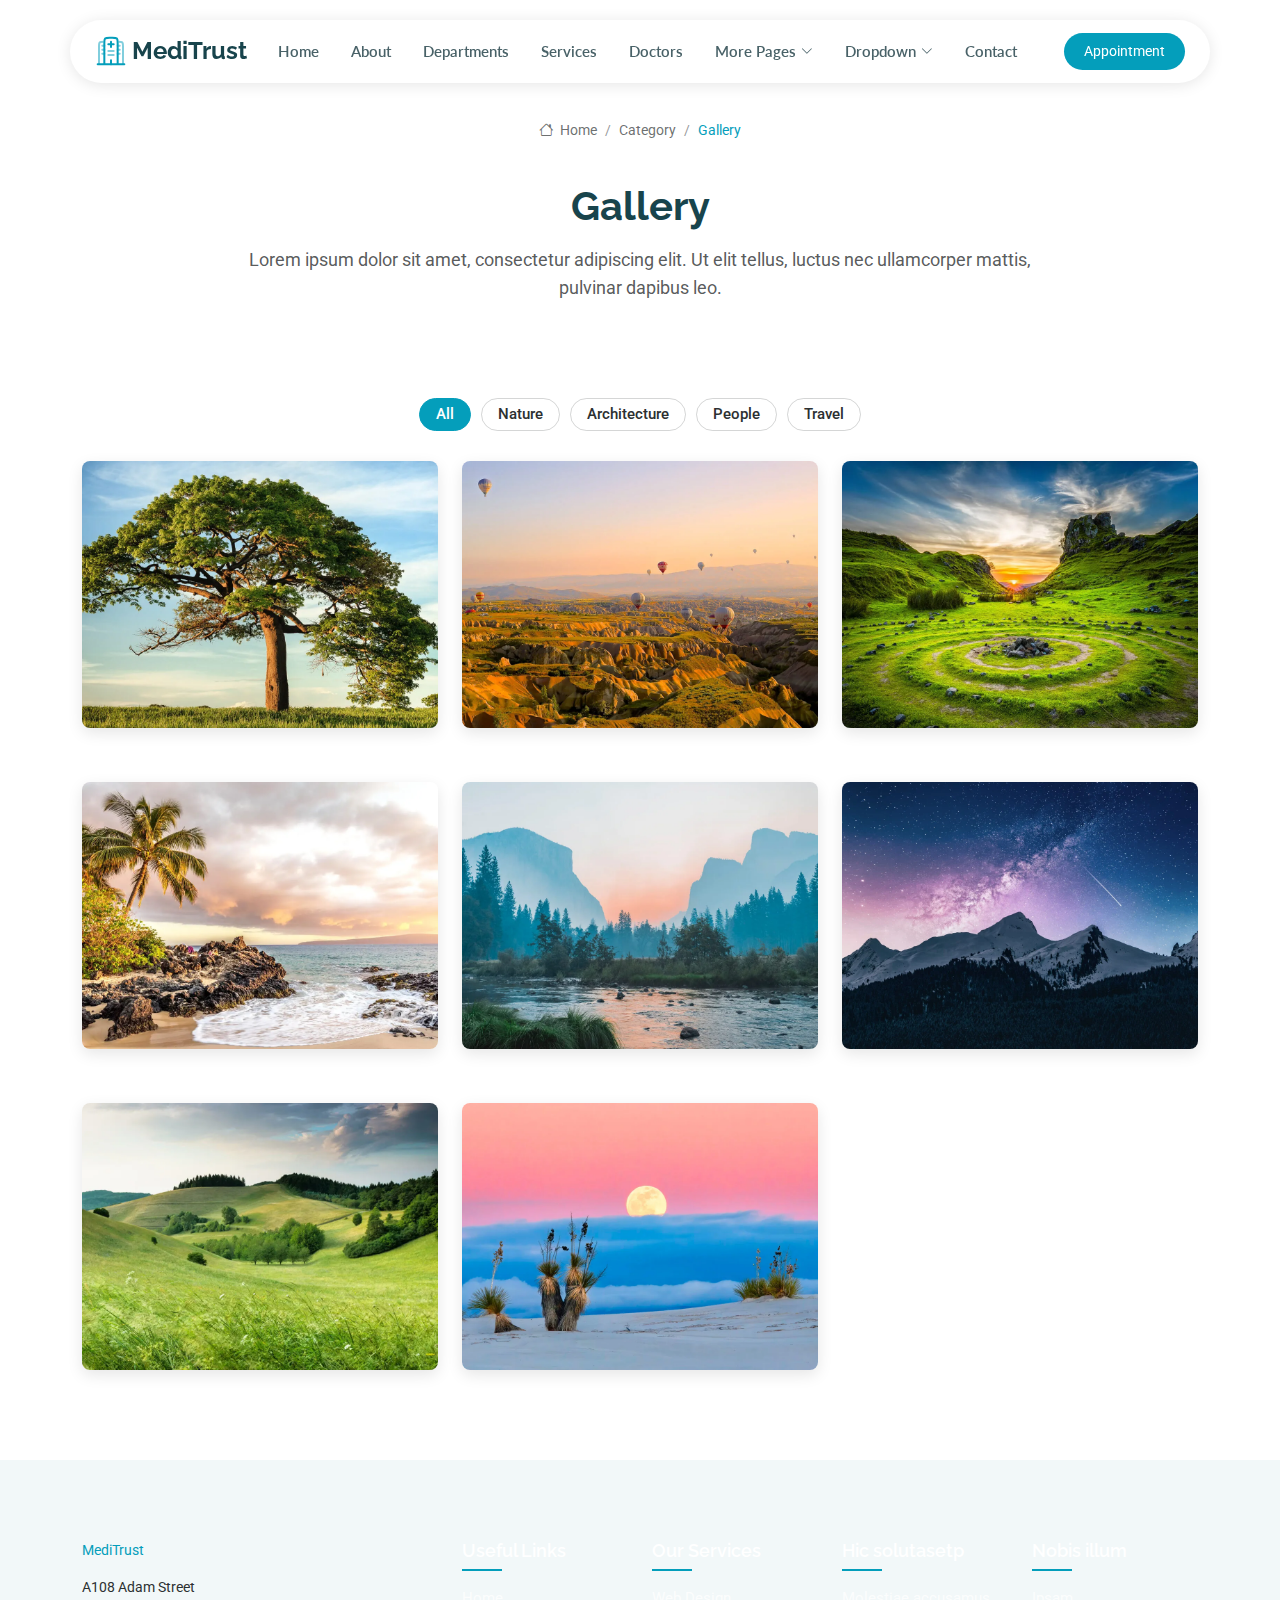
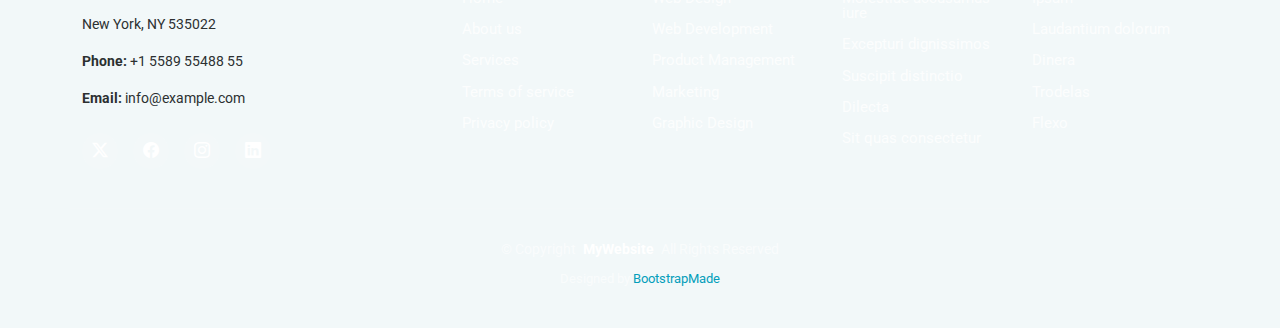
<file: gallery.html>
<!DOCTYPE html>
<html lang="en">

<head>
  <meta charset="utf-8">
  <meta content="width=device-width, initial-scale=1.0" name="viewport">
  <title>Gallery - MediTrust Bootstrap Template</title>
  <meta name="description" content="">
  <meta name="keywords" content="">

  <!-- Favicons -->
  <link href="assets/img/favicon.png" rel="icon">
  <link href="assets/img/apple-touch-icon.png" rel="apple-touch-icon">

  <!-- Fonts -->
  <link href="https://fonts.googleapis.com" rel="preconnect">
  <link href="https://fonts.gstatic.com" rel="preconnect" crossorigin>
  <link href="https://fonts.googleapis.com/css2?family=Roboto:ital,wght@0,100;0,300;0,400;0,500;0,700;0,900;1,100;1,300;1,400;1,500;1,700;1,900&family=Lato:ital,wght@0,100;0,300;0,400;0,700;0,900;1,100;1,300;1,400;1,700;1,900&family=Raleway:ital,wght@0,100;0,200;0,300;0,400;0,500;0,600;0,700;0,800;0,900;1,100;1,200;1,300;1,400;1,500;1,600;1,700;1,800;1,900&display=swap" rel="stylesheet">

  <!-- Vendor CSS Files -->
  <link href="assets/vendor/bootstrap/css/bootstrap.min.css" rel="stylesheet">
  <link href="assets/vendor/bootstrap-icons/bootstrap-icons.css" rel="stylesheet">
  <link href="assets/vendor/aos/aos.css" rel="stylesheet">
  <link href="assets/vendor/fontawesome-free/css/all.min.css" rel="stylesheet">
  <link href="assets/vendor/swiper/swiper-bundle.min.css" rel="stylesheet">
  <link href="assets/vendor/glightbox/css/glightbox.min.css" rel="stylesheet">

  <!-- Main CSS File -->
  <link href="assets/css/main.css" rel="stylesheet">

  <!-- =======================================================
  * Template Name: MediTrust
  * Template URL: https://bootstrapmade.com/meditrust-bootstrap-hospital-website-template/
  * Updated: Jul 04 2025 with Bootstrap v5.3.7
  * Author: BootstrapMade.com
  * License: https://bootstrapmade.com/license/
  ======================================================== -->
</head>

<body class="gallery-page">

  <header id="header" class="header d-flex align-items-center fixed-top">
    <div class="header-container container-fluid container-xl position-relative d-flex align-items-center justify-content-between">

      <a href="index.html" class="logo d-flex align-items-center me-auto me-xl-0">
        <!-- Uncomment the line below if you also wish to use an image logo -->
        <!-- <img src="assets/img/logo.webp" alt=""> -->
        <svg class="my-icon" viewBox="0 0 24 24" fill="none" xmlns="http://www.w3.org/2000/svg">
          <g id="bgCarrier" stroke-width="0"></g>
          <g id="tracerCarrier" stroke-linecap="round" stroke-linejoin="round"></g>
          <g id="iconCarrier">
            <path d="M22 22L2 22" stroke="currentColor" stroke-width="1.5" stroke-linecap="round"></path>
            <path d="M17 22V6C17 4.11438 17 3.17157 16.4142 2.58579C15.8284 2 14.8856 2 13 2H11C9.11438 2 8.17157 2 7.58579 2.58579C7 3.17157 7 4.11438 7 6V22" stroke="currentColor" stroke-width="1.5"></path>
            <path opacity="0.5" d="M21 22V8.5C21 7.09554 21 6.39331 20.6629 5.88886C20.517 5.67048 20.3295 5.48298 20.1111 5.33706C19.6067 5 18.9045 5 17.5 5" stroke="currentColor" stroke-width="1.5"></path>
            <path opacity="0.5" d="M3 22V8.5C3 7.09554 3 6.39331 3.33706 5.88886C3.48298 5.67048 3.67048 5.48298 3.88886 5.33706C4.39331 5 5.09554 5 6.5 5" stroke="currentColor" stroke-width="1.5"></path>
            <path d="M12 22V19" stroke="currentColor" stroke-width="1.5" stroke-linecap="round"></path>
            <path opacity="0.5" d="M10 12H14" stroke="currentColor" stroke-width="1.5" stroke-linecap="round"></path>
            <path opacity="0.5" d="M5.5 11H7" stroke="currentColor" stroke-width="1.5" stroke-linecap="round"></path>
            <path opacity="0.5" d="M5.5 14H7" stroke="currentColor" stroke-width="1.5" stroke-linecap="round"></path>
            <path opacity="0.5" d="M17 11H18.5" stroke="currentColor" stroke-width="1.5" stroke-linecap="round"></path>
            <path opacity="0.5" d="M17 14H18.5" stroke="currentColor" stroke-width="1.5" stroke-linecap="round"></path>
            <path opacity="0.5" d="M5.5 8H7" stroke="currentColor" stroke-width="1.5" stroke-linecap="round"></path>
            <path opacity="0.5" d="M17 8H18.5" stroke="currentColor" stroke-width="1.5" stroke-linecap="round"></path>
            <path opacity="0.5" d="M10 15H14" stroke="currentColor" stroke-width="1.5" stroke-linecap="round"></path>
            <path d="M12 9V5" stroke="currentColor" stroke-width="1.5" stroke-linecap="round" stroke-linejoin="round"></path>
            <path d="M14 7L10 7" stroke="currentColor" stroke-width="1.5" stroke-linecap="round" stroke-linejoin="round"></path>
          </g>
        </svg>

        <h1 class="sitename">MediTrust</h1>
      </a>

      <nav id="navmenu" class="navmenu">
        <ul>
          <li><a href="index.html">Home</a></li>
          <li><a href="about.html">About</a></li>
          <li><a href="departments.html">Departments</a></li>
          <li><a href="services.html">Services</a></li>
          <li><a href="doctors.html">Doctors</a></li>
          <li class="dropdown"><a href="#"><span>More Pages</span> <i class="bi bi-chevron-down toggle-dropdown"></i></a>
            <ul>
              <li><a href="department-details.html">Department Details</a></li>
              <li><a href="service-details.html">Service Details</a></li>
              <li><a href="appointment.html">Appointment</a></li>
              <li><a href="testimonials.html">Testimonials</a></li>
              <li><a href="faq.html">Frequently Asked Questions</a></li>
              <li><a href="gallery.html" class="active">Gallery</a></li>
              <li><a href="terms.html">Terms</a></li>
              <li><a href="privacy.html">Privacy</a></li>
              <li><a href="404.html">404</a></li>
            </ul>
          </li>
          <li class="dropdown"><a href="#"><span>Dropdown</span> <i class="bi bi-chevron-down toggle-dropdown"></i></a>
            <ul>
              <li><a href="#">Dropdown 1</a></li>
              <li class="dropdown"><a href="#"><span>Deep Dropdown</span> <i class="bi bi-chevron-down toggle-dropdown"></i></a>
                <ul>
                  <li><a href="#">Deep Dropdown 1</a></li>
                  <li><a href="#">Deep Dropdown 2</a></li>
                  <li><a href="#">Deep Dropdown 3</a></li>
                  <li><a href="#">Deep Dropdown 4</a></li>
                  <li><a href="#">Deep Dropdown 5</a></li>
                </ul>
              </li>
              <li><a href="#">Dropdown 2</a></li>
              <li><a href="#">Dropdown 3</a></li>
              <li><a href="#">Dropdown 4</a></li>
            </ul>
          </li>
          <li><a href="contact.html">Contact</a></li>
        </ul>
        <i class="mobile-nav-toggle d-xl-none bi bi-list"></i>
      </nav>

      <a class="btn-getstarted" href="appointment.html">Appointment</a>

    </div>
  </header>

  <main class="main">

    <!-- Page Title -->
    <div class="page-title">
      <div class="breadcrumbs">
        <nav aria-label="breadcrumb">
          <ol class="breadcrumb">
            <li class="breadcrumb-item"><a href="#"><i class="bi bi-house"></i> Home</a></li>
            <li class="breadcrumb-item"><a href="#">Category</a></li>
            <li class="breadcrumb-item active current">Gallery</li>
          </ol>
        </nav>
      </div>

      <div class="title-wrapper">
        <h1>Gallery</h1>
        <p>Lorem ipsum dolor sit amet, consectetur adipiscing elit. Ut elit tellus, luctus nec ullamcorper mattis, pulvinar dapibus leo.</p>
      </div>
    </div><!-- End Page Title -->

    <!-- Gallery Section -->
    <section id="gallery" class="gallery section">

      <div class="container" data-aos="fade-up" data-aos-delay="100">

        <div class="isotope-layout" data-default-filter="*" data-layout="masonry" data-sort="original-order">
          <ul class="gallery-filters isotope-filters" data-aos="fade-up" data-aos-delay="100">
            <li data-filter="*" class="filter-active">All</li>
            <li data-filter=".filter-nature">Nature</li>
            <li data-filter=".filter-architecture">Architecture</li>
            <li data-filter=".filter-people">People</li>
            <li data-filter=".filter-travel">Travel</li>
          </ul><!-- End Gallery Filters -->

          <div class="row g-4 isotope-container" data-aos="fade-up" data-aos-delay="200">
            <div class="col-lg-4 col-md-6 gallery-item isotope-item filter-nature">
              <div class="gallery-card">
                <div class="gallery-img">
                  <img src="assets/img/gallery/gallery-1.webp" class="img-fluid" alt="Gallery Image" loading="lazy">
                  <div class="gallery-overlay">
                    <div class="gallery-info">
                      <h4>Nature Exploration</h4>
                      <p>Lorem ipsum dolor sit amet, consectetur adipiscing elit.</p>
                      <a href="assets/img/gallery/gallery-1.webp" class="glightbox gallery-link" data-gallery="gallery-images">
                        <i class="bi bi-plus-circle"></i>
                      </a>
                    </div>
                  </div>
                </div>
              </div>
            </div><!-- End Gallery Item -->

            <div class="col-lg-4 col-md-6 gallery-item isotope-item filter-architecture">
              <div class="gallery-card">
                <div class="gallery-img">
                  <img src="assets/img/gallery/gallery-2.webp" class="img-fluid" alt="Gallery Image" loading="lazy">
                  <div class="gallery-overlay">
                    <div class="gallery-info">
                      <h4>Modern Architecture</h4>
                      <p>Praesent commodo cursus magna, vel scelerisque nisl consectetur.</p>
                      <a href="assets/img/gallery/gallery-2.webp" class="glightbox gallery-link" data-gallery="gallery-images">
                        <i class="bi bi-plus-circle"></i>
                      </a>
                    </div>
                  </div>
                </div>
              </div>
            </div><!-- End Gallery Item -->

            <div class="col-lg-4 col-md-6 gallery-item isotope-item filter-people">
              <div class="gallery-card">
                <div class="gallery-img">
                  <img src="assets/img/gallery/gallery-3.webp" class="img-fluid" alt="Gallery Image" loading="lazy">
                  <div class="gallery-overlay">
                    <div class="gallery-info">
                      <h4>Urban Life</h4>
                      <p>Fusce dapibus, tellus ac cursus commodo, tortor mauris.</p>
                      <a href="assets/img/gallery/gallery-3.webp" class="glightbox gallery-link" data-gallery="gallery-images">
                        <i class="bi bi-plus-circle"></i>
                      </a>
                    </div>
                  </div>
                </div>
              </div>
            </div><!-- End Gallery Item -->

            <div class="col-lg-4 col-md-6 gallery-item isotope-item filter-travel">
              <div class="gallery-card">
                <div class="gallery-img">
                  <img src="assets/img/gallery/gallery-4.webp" class="img-fluid" alt="Gallery Image" loading="lazy">
                  <div class="gallery-overlay">
                    <div class="gallery-info">
                      <h4>Travel Destinations</h4>
                      <p>Aenean lacinia bibendum nulla sed consectetur.</p>
                      <a href="assets/img/gallery/gallery-4.webp" class="glightbox gallery-link" data-gallery="gallery-images">
                        <i class="bi bi-plus-circle"></i>
                      </a>
                    </div>
                  </div>
                </div>
              </div>
            </div><!-- End Gallery Item -->

            <div class="col-lg-4 col-md-6 gallery-item isotope-item filter-nature">
              <div class="gallery-card">
                <div class="gallery-img">
                  <img src="assets/img/gallery/gallery-5.webp" class="img-fluid" alt="Gallery Image" loading="lazy">
                  <div class="gallery-overlay">
                    <div class="gallery-info">
                      <h4>Natural Wonders</h4>
                      <p>Cras mattis consectetur purus sit amet fermentum.</p>
                      <a href="assets/img/gallery/gallery-5.webp" class="glightbox gallery-link" data-gallery="gallery-images">
                        <i class="bi bi-plus-circle"></i>
                      </a>
                    </div>
                  </div>
                </div>
              </div>
            </div><!-- End Gallery Item -->

            <div class="col-lg-4 col-md-6 gallery-item isotope-item filter-architecture">
              <div class="gallery-card">
                <div class="gallery-img">
                  <img src="assets/img/gallery/gallery-6.webp" class="img-fluid" alt="Gallery Image" loading="lazy">
                  <div class="gallery-overlay">
                    <div class="gallery-info">
                      <h4>Historic Buildings</h4>
                      <p>Nullam id dolor id nibh ultricies vehicula ut id elit.</p>
                      <a href="assets/img/gallery/gallery-6.webp" class="glightbox gallery-link" data-gallery="gallery-images">
                        <i class="bi bi-plus-circle"></i>
                      </a>
                    </div>
                  </div>
                </div>
              </div>
            </div><!-- End Gallery Item -->

            <div class="col-lg-4 col-md-6 gallery-item isotope-item filter-people">
              <div class="gallery-card">
                <div class="gallery-img">
                  <img src="assets/img/gallery/gallery-7.webp" class="img-fluid" alt="Gallery Image" loading="lazy">
                  <div class="gallery-overlay">
                    <div class="gallery-info">
                      <h4>Community Events</h4>
                      <p>Donec ullamcorper nulla non metus auctor fringilla.</p>
                      <a href="assets/img/gallery/gallery-7.webp" class="glightbox gallery-link" data-gallery="gallery-images">
                        <i class="bi bi-plus-circle"></i>
                      </a>
                    </div>
                  </div>
                </div>
              </div>
            </div><!-- End Gallery Item -->

            <div class="col-lg-4 col-md-6 gallery-item isotope-item filter-travel">
              <div class="gallery-card">
                <div class="gallery-img">
                  <img src="assets/img/gallery/gallery-8.webp" class="img-fluid" alt="Gallery Image" loading="lazy">
                  <div class="gallery-overlay">
                    <div class="gallery-info">
                      <h4>Exotic Locations</h4>
                      <p>Sed posuere consectetur est at lobortis.</p>
                      <a href="assets/img/gallery/gallery-8.webp" class="glightbox gallery-link" data-gallery="gallery-images">
                        <i class="bi bi-plus-circle"></i>
                      </a>
                    </div>
                  </div>
                </div>
              </div>
            </div><!-- End Gallery Item -->
          </div><!-- End Gallery Container -->
        </div>

      </div>

    </section><!-- /Gallery Section -->

  </main>

  <footer id="footer" class="footer position-relative light-background">

    <div class="container footer-top">
      <div class="row gy-4">
        <div class="col-lg-4 col-md-6 footer-about">
          <a href="index.html" class="logo d-flex align-items-center">
            <span class="sitename">MediTrust</span>
          </a>
          <div class="footer-contact pt-3">
            <p>A108 Adam Street</p>
            <p>New York, NY 535022</p>
            <p class="mt-3"><strong>Phone:</strong> <span>+1 5589 55488 55</span></p>
            <p><strong>Email:</strong> <span>info@example.com</span></p>
          </div>
          <div class="social-links d-flex mt-4">
            <a href=""><i class="bi bi-twitter-x"></i></a>
            <a href=""><i class="bi bi-facebook"></i></a>
            <a href=""><i class="bi bi-instagram"></i></a>
            <a href=""><i class="bi bi-linkedin"></i></a>
          </div>
        </div>

        <div class="col-lg-2 col-md-3 footer-links">
          <h4>Useful Links</h4>
          <ul>
            <li><a href="#">Home</a></li>
            <li><a href="#">About us</a></li>
            <li><a href="#">Services</a></li>
            <li><a href="#">Terms of service</a></li>
            <li><a href="#">Privacy policy</a></li>
          </ul>
        </div>

        <div class="col-lg-2 col-md-3 footer-links">
          <h4>Our Services</h4>
          <ul>
            <li><a href="#">Web Design</a></li>
            <li><a href="#">Web Development</a></li>
            <li><a href="#">Product Management</a></li>
            <li><a href="#">Marketing</a></li>
            <li><a href="#">Graphic Design</a></li>
          </ul>
        </div>

        <div class="col-lg-2 col-md-3 footer-links">
          <h4>Hic solutasetp</h4>
          <ul>
            <li><a href="#">Molestiae accusamus iure</a></li>
            <li><a href="#">Excepturi dignissimos</a></li>
            <li><a href="#">Suscipit distinctio</a></li>
            <li><a href="#">Dilecta</a></li>
            <li><a href="#">Sit quas consectetur</a></li>
          </ul>
        </div>

        <div class="col-lg-2 col-md-3 footer-links">
          <h4>Nobis illum</h4>
          <ul>
            <li><a href="#">Ipsam</a></li>
            <li><a href="#">Laudantium dolorum</a></li>
            <li><a href="#">Dinera</a></li>
            <li><a href="#">Trodelas</a></li>
            <li><a href="#">Flexo</a></li>
          </ul>
        </div>

      </div>
    </div>

    <div class="container copyright text-center mt-4">
      <p>© <span>Copyright</span> <strong class="px-1 sitename">MyWebsite</strong> <span>All Rights Reserved</span></p>
      <div class="credits">
        <!-- All the links in the footer should remain intact. -->
        <!-- You can delete the links only if you've purchased the pro version. -->
        <!-- Licensing information: https://bootstrapmade.com/license/ -->
        <!-- Purchase the pro version with working PHP/AJAX contact form: [buy-url] -->
        Designed by <a href="https://bootstrapmade.com/">BootstrapMade</a>
      </div>
    </div>

  </footer>

  <!-- Scroll Top -->
  <a href="#" id="scroll-top" class="scroll-top d-flex align-items-center justify-content-center"><i class="bi bi-arrow-up-short"></i></a>

  <!-- Preloader -->
  <div id="preloader"></div>

  <!-- Vendor JS Files -->
  <script src="assets/vendor/bootstrap/js/bootstrap.bundle.min.js"></script>
  <script src="assets/vendor/php-email-form/validate.js"></script>
  <script src="assets/vendor/aos/aos.js"></script>
  <script src="assets/vendor/purecounter/purecounter_vanilla.js"></script>
  <script src="assets/vendor/swiper/swiper-bundle.min.js"></script>
  <script src="assets/vendor/imagesloaded/imagesloaded.pkgd.min.js"></script>
  <script src="assets/vendor/isotope-layout/isotope.pkgd.min.js"></script>
  <script src="assets/vendor/glightbox/js/glightbox.min.js"></script>

  <!-- Main JS File -->
  <script src="assets/js/main.js"></script>

</body>

</html>
</file>
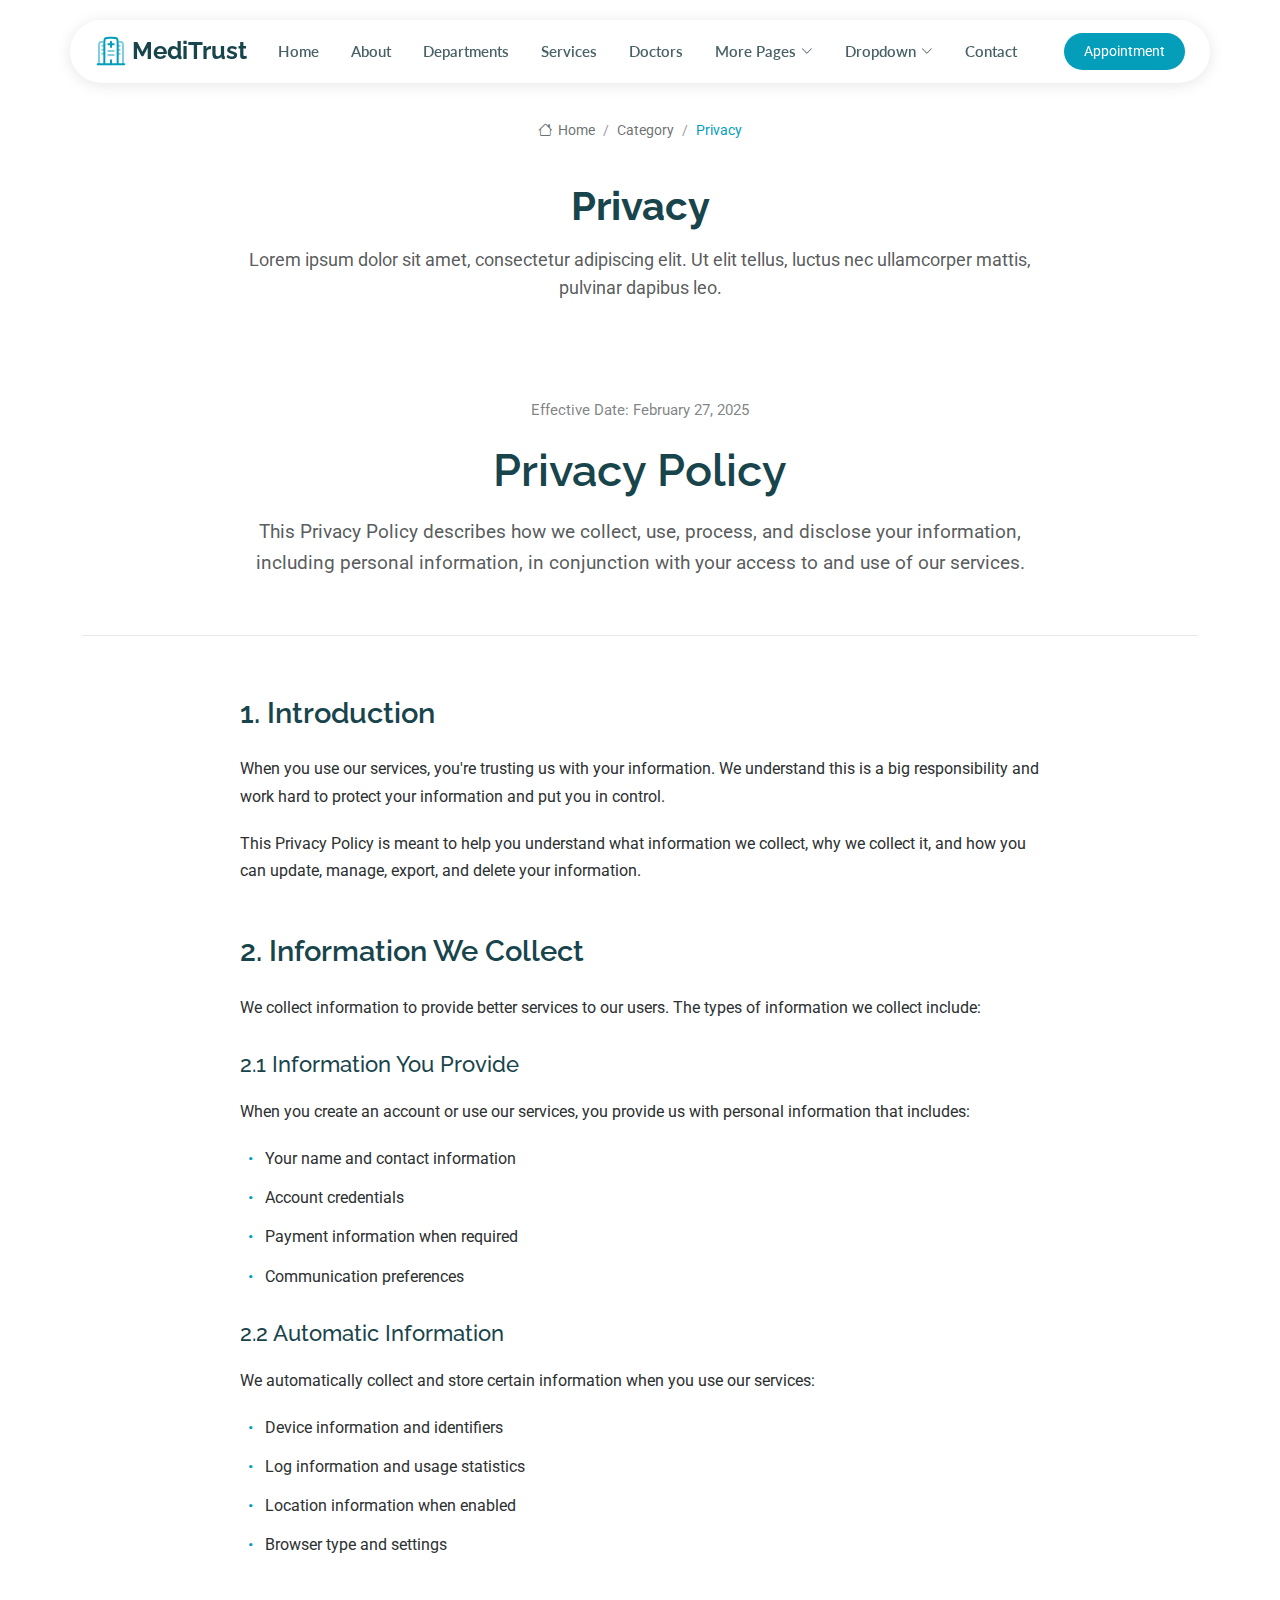
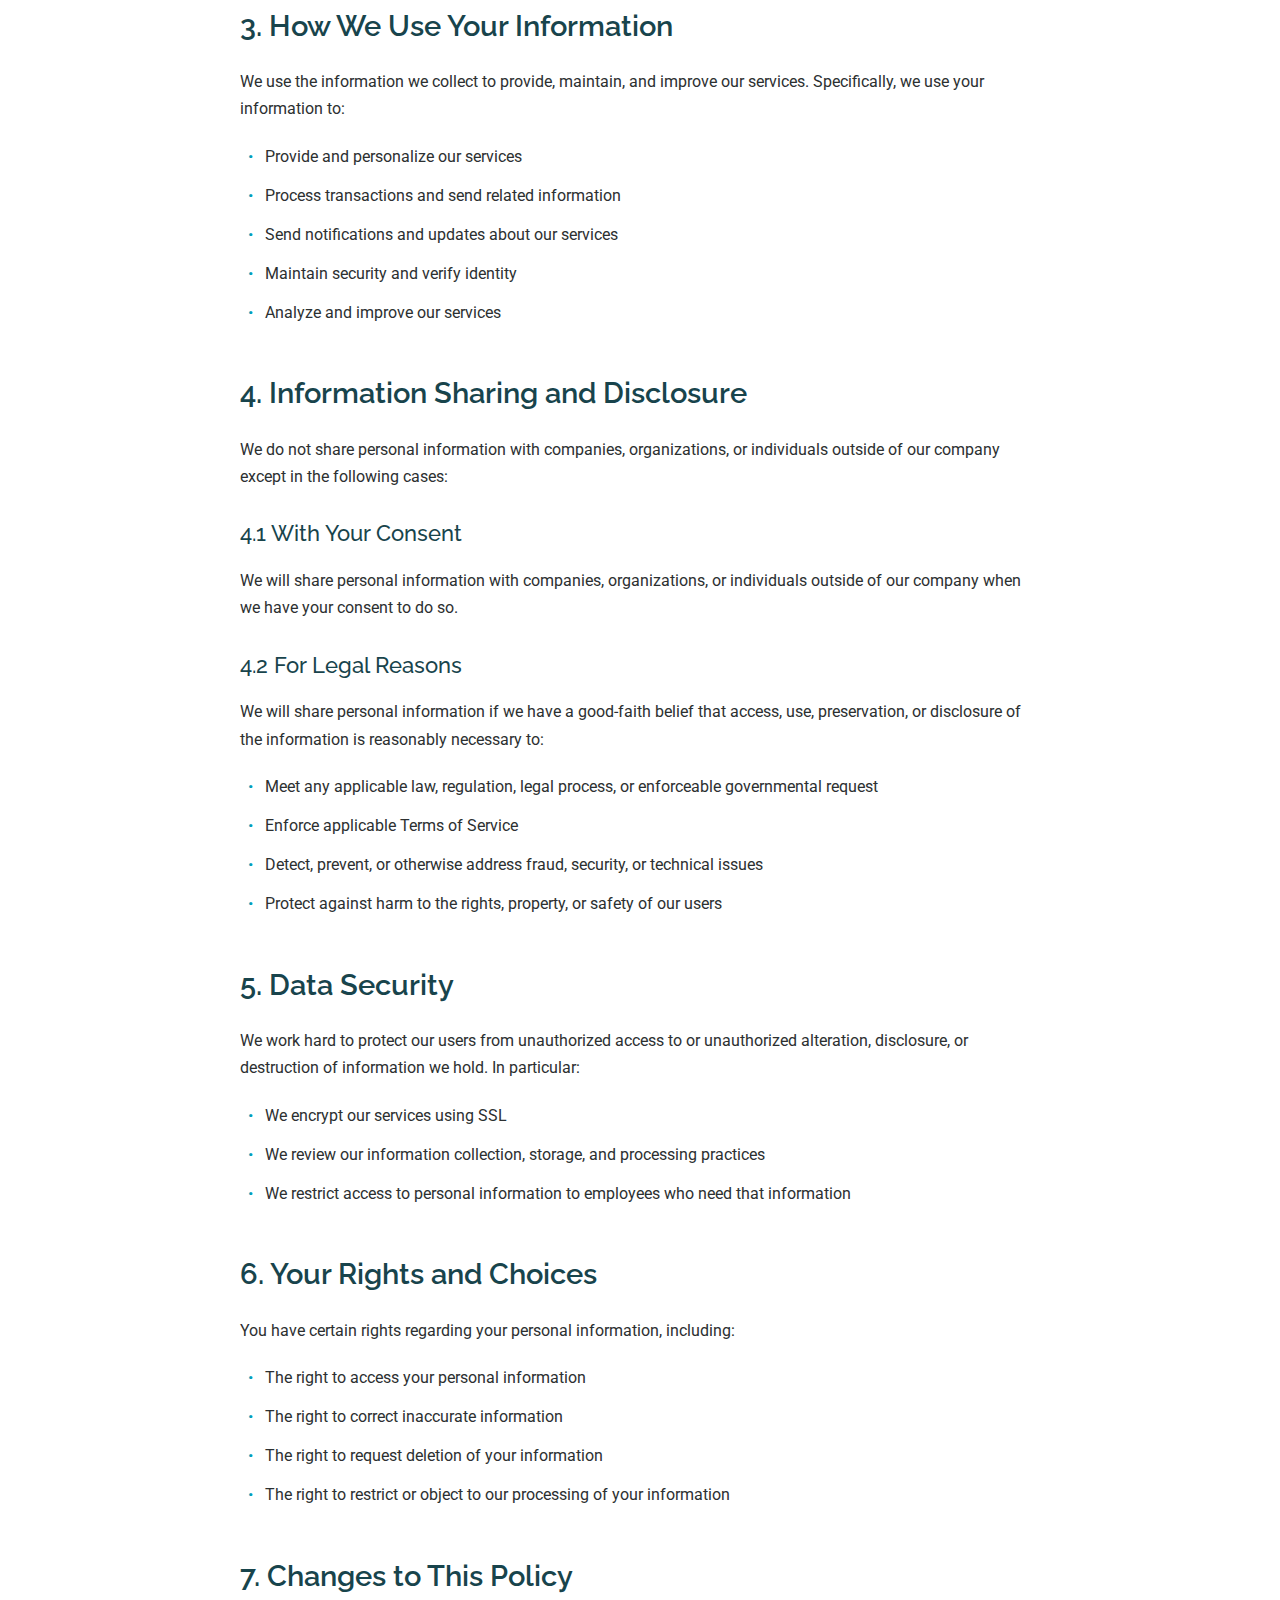
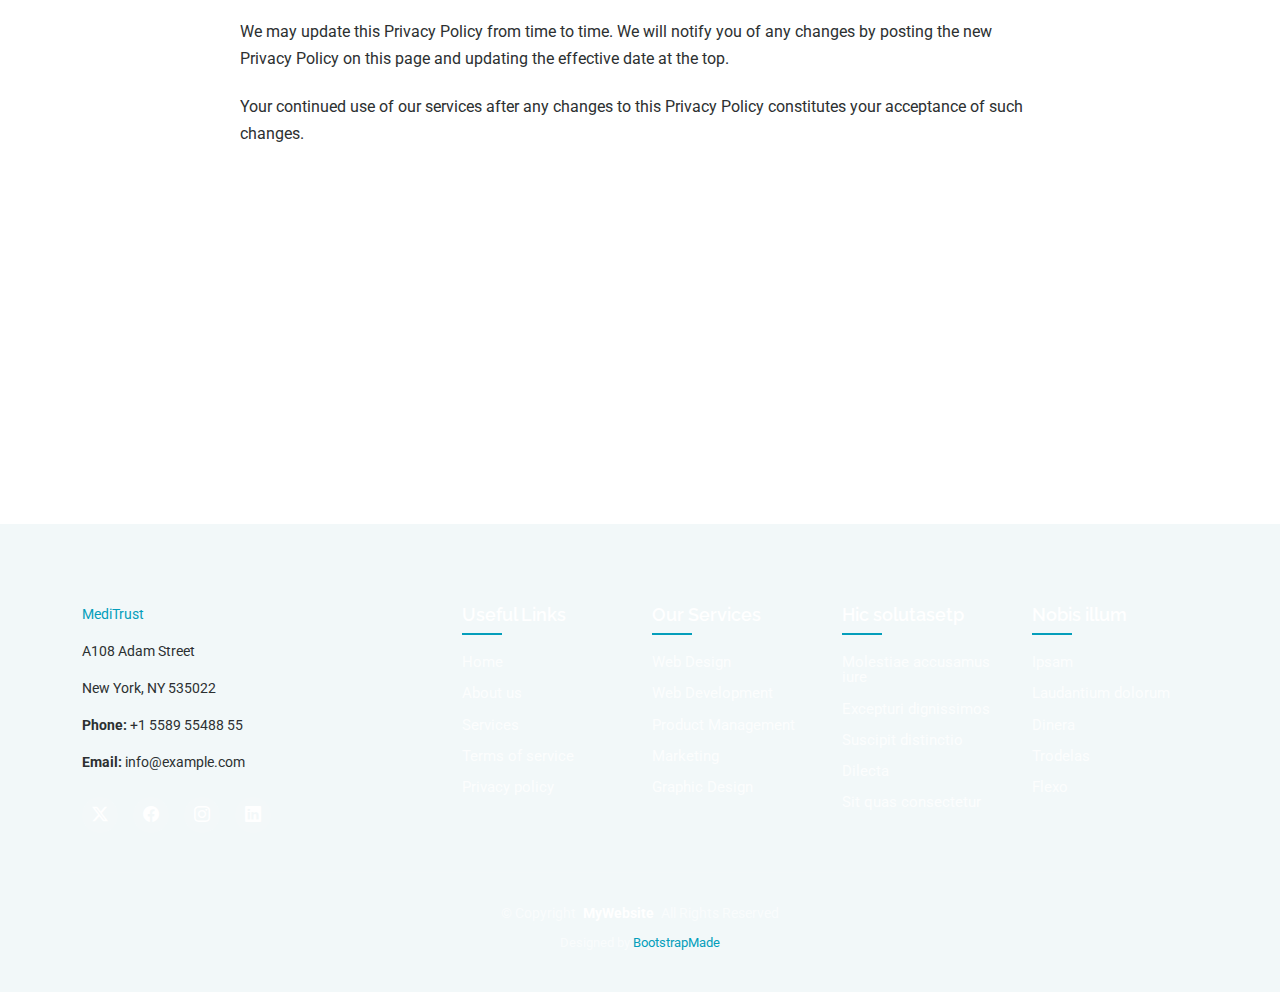
<file: privacy.html>
<!DOCTYPE html>
<html lang="en">

<head>
  <meta charset="utf-8">
  <meta content="width=device-width, initial-scale=1.0" name="viewport">
  <title>Privacy - MediTrust Bootstrap Template</title>
  <meta name="description" content="">
  <meta name="keywords" content="">

  <!-- Favicons -->
  <link href="assets/img/favicon.png" rel="icon">
  <link href="assets/img/apple-touch-icon.png" rel="apple-touch-icon">

  <!-- Fonts -->
  <link href="https://fonts.googleapis.com" rel="preconnect">
  <link href="https://fonts.gstatic.com" rel="preconnect" crossorigin>
  <link href="https://fonts.googleapis.com/css2?family=Roboto:ital,wght@0,100;0,300;0,400;0,500;0,700;0,900;1,100;1,300;1,400;1,500;1,700;1,900&family=Lato:ital,wght@0,100;0,300;0,400;0,700;0,900;1,100;1,300;1,400;1,700;1,900&family=Raleway:ital,wght@0,100;0,200;0,300;0,400;0,500;0,600;0,700;0,800;0,900;1,100;1,200;1,300;1,400;1,500;1,600;1,700;1,800;1,900&display=swap" rel="stylesheet">

  <!-- Vendor CSS Files -->
  <link href="assets/vendor/bootstrap/css/bootstrap.min.css" rel="stylesheet">
  <link href="assets/vendor/bootstrap-icons/bootstrap-icons.css" rel="stylesheet">
  <link href="assets/vendor/aos/aos.css" rel="stylesheet">
  <link href="assets/vendor/fontawesome-free/css/all.min.css" rel="stylesheet">
  <link href="assets/vendor/swiper/swiper-bundle.min.css" rel="stylesheet">
  <link href="assets/vendor/glightbox/css/glightbox.min.css" rel="stylesheet">

  <!-- Main CSS File -->
  <link href="assets/css/main.css" rel="stylesheet">

  <!-- =======================================================
  * Template Name: MediTrust
  * Template URL: https://bootstrapmade.com/meditrust-bootstrap-hospital-website-template/
  * Updated: Jul 04 2025 with Bootstrap v5.3.7
  * Author: BootstrapMade.com
  * License: https://bootstrapmade.com/license/
  ======================================================== -->
</head>

<body class="privacy-page">

  <header id="header" class="header d-flex align-items-center fixed-top">
    <div class="header-container container-fluid container-xl position-relative d-flex align-items-center justify-content-between">

      <a href="index.html" class="logo d-flex align-items-center me-auto me-xl-0">
        <!-- Uncomment the line below if you also wish to use an image logo -->
        <!-- <img src="assets/img/logo.webp" alt=""> -->
        <svg class="my-icon" viewBox="0 0 24 24" fill="none" xmlns="http://www.w3.org/2000/svg">
          <g id="bgCarrier" stroke-width="0"></g>
          <g id="tracerCarrier" stroke-linecap="round" stroke-linejoin="round"></g>
          <g id="iconCarrier">
            <path d="M22 22L2 22" stroke="currentColor" stroke-width="1.5" stroke-linecap="round"></path>
            <path d="M17 22V6C17 4.11438 17 3.17157 16.4142 2.58579C15.8284 2 14.8856 2 13 2H11C9.11438 2 8.17157 2 7.58579 2.58579C7 3.17157 7 4.11438 7 6V22" stroke="currentColor" stroke-width="1.5"></path>
            <path opacity="0.5" d="M21 22V8.5C21 7.09554 21 6.39331 20.6629 5.88886C20.517 5.67048 20.3295 5.48298 20.1111 5.33706C19.6067 5 18.9045 5 17.5 5" stroke="currentColor" stroke-width="1.5"></path>
            <path opacity="0.5" d="M3 22V8.5C3 7.09554 3 6.39331 3.33706 5.88886C3.48298 5.67048 3.67048 5.48298 3.88886 5.33706C4.39331 5 5.09554 5 6.5 5" stroke="currentColor" stroke-width="1.5"></path>
            <path d="M12 22V19" stroke="currentColor" stroke-width="1.5" stroke-linecap="round"></path>
            <path opacity="0.5" d="M10 12H14" stroke="currentColor" stroke-width="1.5" stroke-linecap="round"></path>
            <path opacity="0.5" d="M5.5 11H7" stroke="currentColor" stroke-width="1.5" stroke-linecap="round"></path>
            <path opacity="0.5" d="M5.5 14H7" stroke="currentColor" stroke-width="1.5" stroke-linecap="round"></path>
            <path opacity="0.5" d="M17 11H18.5" stroke="currentColor" stroke-width="1.5" stroke-linecap="round"></path>
            <path opacity="0.5" d="M17 14H18.5" stroke="currentColor" stroke-width="1.5" stroke-linecap="round"></path>
            <path opacity="0.5" d="M5.5 8H7" stroke="currentColor" stroke-width="1.5" stroke-linecap="round"></path>
            <path opacity="0.5" d="M17 8H18.5" stroke="currentColor" stroke-width="1.5" stroke-linecap="round"></path>
            <path opacity="0.5" d="M10 15H14" stroke="currentColor" stroke-width="1.5" stroke-linecap="round"></path>
            <path d="M12 9V5" stroke="currentColor" stroke-width="1.5" stroke-linecap="round" stroke-linejoin="round"></path>
            <path d="M14 7L10 7" stroke="currentColor" stroke-width="1.5" stroke-linecap="round" stroke-linejoin="round"></path>
          </g>
        </svg>

        <h1 class="sitename">MediTrust</h1>
      </a>

      <nav id="navmenu" class="navmenu">
        <ul>
          <li><a href="index.html">Home</a></li>
          <li><a href="about.html">About</a></li>
          <li><a href="departments.html">Departments</a></li>
          <li><a href="services.html">Services</a></li>
          <li><a href="doctors.html">Doctors</a></li>
          <li class="dropdown"><a href="#"><span>More Pages</span> <i class="bi bi-chevron-down toggle-dropdown"></i></a>
            <ul>
              <li><a href="department-details.html">Department Details</a></li>
              <li><a href="service-details.html">Service Details</a></li>
              <li><a href="appointment.html">Appointment</a></li>
              <li><a href="testimonials.html">Testimonials</a></li>
              <li><a href="faq.html">Frequently Asked Questions</a></li>
              <li><a href="gallery.html">Gallery</a></li>
              <li><a href="terms.html">Terms</a></li>
              <li><a href="privacy.html" class="active">Privacy</a></li>
              <li><a href="404.html">404</a></li>
            </ul>
          </li>
          <li class="dropdown"><a href="#"><span>Dropdown</span> <i class="bi bi-chevron-down toggle-dropdown"></i></a>
            <ul>
              <li><a href="#">Dropdown 1</a></li>
              <li class="dropdown"><a href="#"><span>Deep Dropdown</span> <i class="bi bi-chevron-down toggle-dropdown"></i></a>
                <ul>
                  <li><a href="#">Deep Dropdown 1</a></li>
                  <li><a href="#">Deep Dropdown 2</a></li>
                  <li><a href="#">Deep Dropdown 3</a></li>
                  <li><a href="#">Deep Dropdown 4</a></li>
                  <li><a href="#">Deep Dropdown 5</a></li>
                </ul>
              </li>
              <li><a href="#">Dropdown 2</a></li>
              <li><a href="#">Dropdown 3</a></li>
              <li><a href="#">Dropdown 4</a></li>
            </ul>
          </li>
          <li><a href="contact.html">Contact</a></li>
        </ul>
        <i class="mobile-nav-toggle d-xl-none bi bi-list"></i>
      </nav>

      <a class="btn-getstarted" href="appointment.html">Appointment</a>

    </div>
  </header>

  <main class="main">

    <!-- Page Title -->
    <div class="page-title">
      <div class="breadcrumbs">
        <nav aria-label="breadcrumb">
          <ol class="breadcrumb">
            <li class="breadcrumb-item"><a href="#"><i class="bi bi-house"></i> Home</a></li>
            <li class="breadcrumb-item"><a href="#">Category</a></li>
            <li class="breadcrumb-item active current">Privacy</li>
          </ol>
        </nav>
      </div>

      <div class="title-wrapper">
        <h1>Privacy</h1>
        <p>Lorem ipsum dolor sit amet, consectetur adipiscing elit. Ut elit tellus, luctus nec ullamcorper mattis, pulvinar dapibus leo.</p>
      </div>
    </div><!-- End Page Title -->

    <!-- Privacy Section -->
    <section id="privacy" class="privacy section">

      <div class="container" data-aos="fade-up">
        <!-- Header -->
        <div class="privacy-header" data-aos="fade-up">
          <div class="header-content">
            <div class="last-updated">Effective Date: February 27, 2025</div>
            <h1>Privacy Policy</h1>
            <p class="intro-text">This Privacy Policy describes how we collect, use, process, and disclose your information, including personal information, in conjunction with your access to and use of our services.</p>
          </div>
        </div>

        <!-- Main Content -->
        <div class="privacy-content" data-aos="fade-up">
          <!-- Introduction -->
          <div class="content-section">
            <h2>1. Introduction</h2>
            <p>When you use our services, you're trusting us with your information. We understand this is a big responsibility and work hard to protect your information and put you in control.</p>
            <p>This Privacy Policy is meant to help you understand what information we collect, why we collect it, and how you can update, manage, export, and delete your information.</p>
          </div>

          <!-- Information Collection -->
          <div class="content-section">
            <h2>2. Information We Collect</h2>
            <p>We collect information to provide better services to our users. The types of information we collect include:</p>

            <h3>2.1 Information You Provide</h3>
            <p>When you create an account or use our services, you provide us with personal information that includes:</p>
            <ul>
              <li>Your name and contact information</li>
              <li>Account credentials</li>
              <li>Payment information when required</li>
              <li>Communication preferences</li>
            </ul>

            <h3>2.2 Automatic Information</h3>
            <p>We automatically collect and store certain information when you use our services:</p>
            <ul>
              <li>Device information and identifiers</li>
              <li>Log information and usage statistics</li>
              <li>Location information when enabled</li>
              <li>Browser type and settings</li>
            </ul>
          </div>

          <!-- Use of Information -->
          <div class="content-section">
            <h2>3. How We Use Your Information</h2>
            <p>We use the information we collect to provide, maintain, and improve our services. Specifically, we use your information to:</p>
            <ul>
              <li>Provide and personalize our services</li>
              <li>Process transactions and send related information</li>
              <li>Send notifications and updates about our services</li>
              <li>Maintain security and verify identity</li>
              <li>Analyze and improve our services</li>
            </ul>
          </div>

          <!-- Information Sharing -->
          <div class="content-section">
            <h2>4. Information Sharing and Disclosure</h2>
            <p>We do not share personal information with companies, organizations, or individuals outside of our company except in the following cases:</p>

            <h3>4.1 With Your Consent</h3>
            <p>We will share personal information with companies, organizations, or individuals outside of our company when we have your consent to do so.</p>

            <h3>4.2 For Legal Reasons</h3>
            <p>We will share personal information if we have a good-faith belief that access, use, preservation, or disclosure of the information is reasonably necessary to:</p>
            <ul>
              <li>Meet any applicable law, regulation, legal process, or enforceable governmental request</li>
              <li>Enforce applicable Terms of Service</li>
              <li>Detect, prevent, or otherwise address fraud, security, or technical issues</li>
              <li>Protect against harm to the rights, property, or safety of our users</li>
            </ul>
          </div>

          <!-- Data Security -->
          <div class="content-section">
            <h2>5. Data Security</h2>
            <p>We work hard to protect our users from unauthorized access to or unauthorized alteration, disclosure, or destruction of information we hold. In particular:</p>
            <ul>
              <li>We encrypt our services using SSL</li>
              <li>We review our information collection, storage, and processing practices</li>
              <li>We restrict access to personal information to employees who need that information</li>
            </ul>
          </div>

          <!-- Your Rights -->
          <div class="content-section">
            <h2>6. Your Rights and Choices</h2>
            <p>You have certain rights regarding your personal information, including:</p>
            <ul>
              <li>The right to access your personal information</li>
              <li>The right to correct inaccurate information</li>
              <li>The right to request deletion of your information</li>
              <li>The right to restrict or object to our processing of your information</li>
            </ul>
          </div>

          <!-- Policy Updates -->
          <div class="content-section">
            <h2>7. Changes to This Policy</h2>
            <p>We may update this Privacy Policy from time to time. We will notify you of any changes by posting the new Privacy Policy on this page and updating the effective date at the top.</p>
            <p>Your continued use of our services after any changes to this Privacy Policy constitutes your acceptance of such changes.</p>
          </div>
        </div>

        <!-- Contact Section -->
        <div class="privacy-contact" data-aos="fade-up">
          <h2>Contact Us</h2>
          <p>If you have any questions about this Privacy Policy or our practices, please contact us:</p>
          <div class="contact-details">
            <p><strong>Email:</strong> privacy@example.com</p>
            <p><strong>Address:</strong> 123 Privacy Street, Security City, 12345</p>
          </div>
        </div>

      </div>

    </section><!-- /Privacy Section -->

  </main>

  <footer id="footer" class="footer position-relative light-background">

    <div class="container footer-top">
      <div class="row gy-4">
        <div class="col-lg-4 col-md-6 footer-about">
          <a href="index.html" class="logo d-flex align-items-center">
            <span class="sitename">MediTrust</span>
          </a>
          <div class="footer-contact pt-3">
            <p>A108 Adam Street</p>
            <p>New York, NY 535022</p>
            <p class="mt-3"><strong>Phone:</strong> <span>+1 5589 55488 55</span></p>
            <p><strong>Email:</strong> <span>info@example.com</span></p>
          </div>
          <div class="social-links d-flex mt-4">
            <a href=""><i class="bi bi-twitter-x"></i></a>
            <a href=""><i class="bi bi-facebook"></i></a>
            <a href=""><i class="bi bi-instagram"></i></a>
            <a href=""><i class="bi bi-linkedin"></i></a>
          </div>
        </div>

        <div class="col-lg-2 col-md-3 footer-links">
          <h4>Useful Links</h4>
          <ul>
            <li><a href="#">Home</a></li>
            <li><a href="#">About us</a></li>
            <li><a href="#">Services</a></li>
            <li><a href="#">Terms of service</a></li>
            <li><a href="#">Privacy policy</a></li>
          </ul>
        </div>

        <div class="col-lg-2 col-md-3 footer-links">
          <h4>Our Services</h4>
          <ul>
            <li><a href="#">Web Design</a></li>
            <li><a href="#">Web Development</a></li>
            <li><a href="#">Product Management</a></li>
            <li><a href="#">Marketing</a></li>
            <li><a href="#">Graphic Design</a></li>
          </ul>
        </div>

        <div class="col-lg-2 col-md-3 footer-links">
          <h4>Hic solutasetp</h4>
          <ul>
            <li><a href="#">Molestiae accusamus iure</a></li>
            <li><a href="#">Excepturi dignissimos</a></li>
            <li><a href="#">Suscipit distinctio</a></li>
            <li><a href="#">Dilecta</a></li>
            <li><a href="#">Sit quas consectetur</a></li>
          </ul>
        </div>

        <div class="col-lg-2 col-md-3 footer-links">
          <h4>Nobis illum</h4>
          <ul>
            <li><a href="#">Ipsam</a></li>
            <li><a href="#">Laudantium dolorum</a></li>
            <li><a href="#">Dinera</a></li>
            <li><a href="#">Trodelas</a></li>
            <li><a href="#">Flexo</a></li>
          </ul>
        </div>

      </div>
    </div>

    <div class="container copyright text-center mt-4">
      <p>© <span>Copyright</span> <strong class="px-1 sitename">MyWebsite</strong> <span>All Rights Reserved</span></p>
      <div class="credits">
        <!-- All the links in the footer should remain intact. -->
        <!-- You can delete the links only if you've purchased the pro version. -->
        <!-- Licensing information: https://bootstrapmade.com/license/ -->
        <!-- Purchase the pro version with working PHP/AJAX contact form: [buy-url] -->
        Designed by <a href="https://bootstrapmade.com/">BootstrapMade</a>
      </div>
    </div>

  </footer>

  <!-- Scroll Top -->
  <a href="#" id="scroll-top" class="scroll-top d-flex align-items-center justify-content-center"><i class="bi bi-arrow-up-short"></i></a>

  <!-- Preloader -->
  <div id="preloader"></div>

  <!-- Vendor JS Files -->
  <script src="assets/vendor/bootstrap/js/bootstrap.bundle.min.js"></script>
  <script src="assets/vendor/php-email-form/validate.js"></script>
  <script src="assets/vendor/aos/aos.js"></script>
  <script src="assets/vendor/purecounter/purecounter_vanilla.js"></script>
  <script src="assets/vendor/swiper/swiper-bundle.min.js"></script>
  <script src="assets/vendor/imagesloaded/imagesloaded.pkgd.min.js"></script>
  <script src="assets/vendor/isotope-layout/isotope.pkgd.min.js"></script>
  <script src="assets/vendor/glightbox/js/glightbox.min.js"></script>

  <!-- Main JS File -->
  <script src="assets/js/main.js"></script>

</body>

</html>
</file>
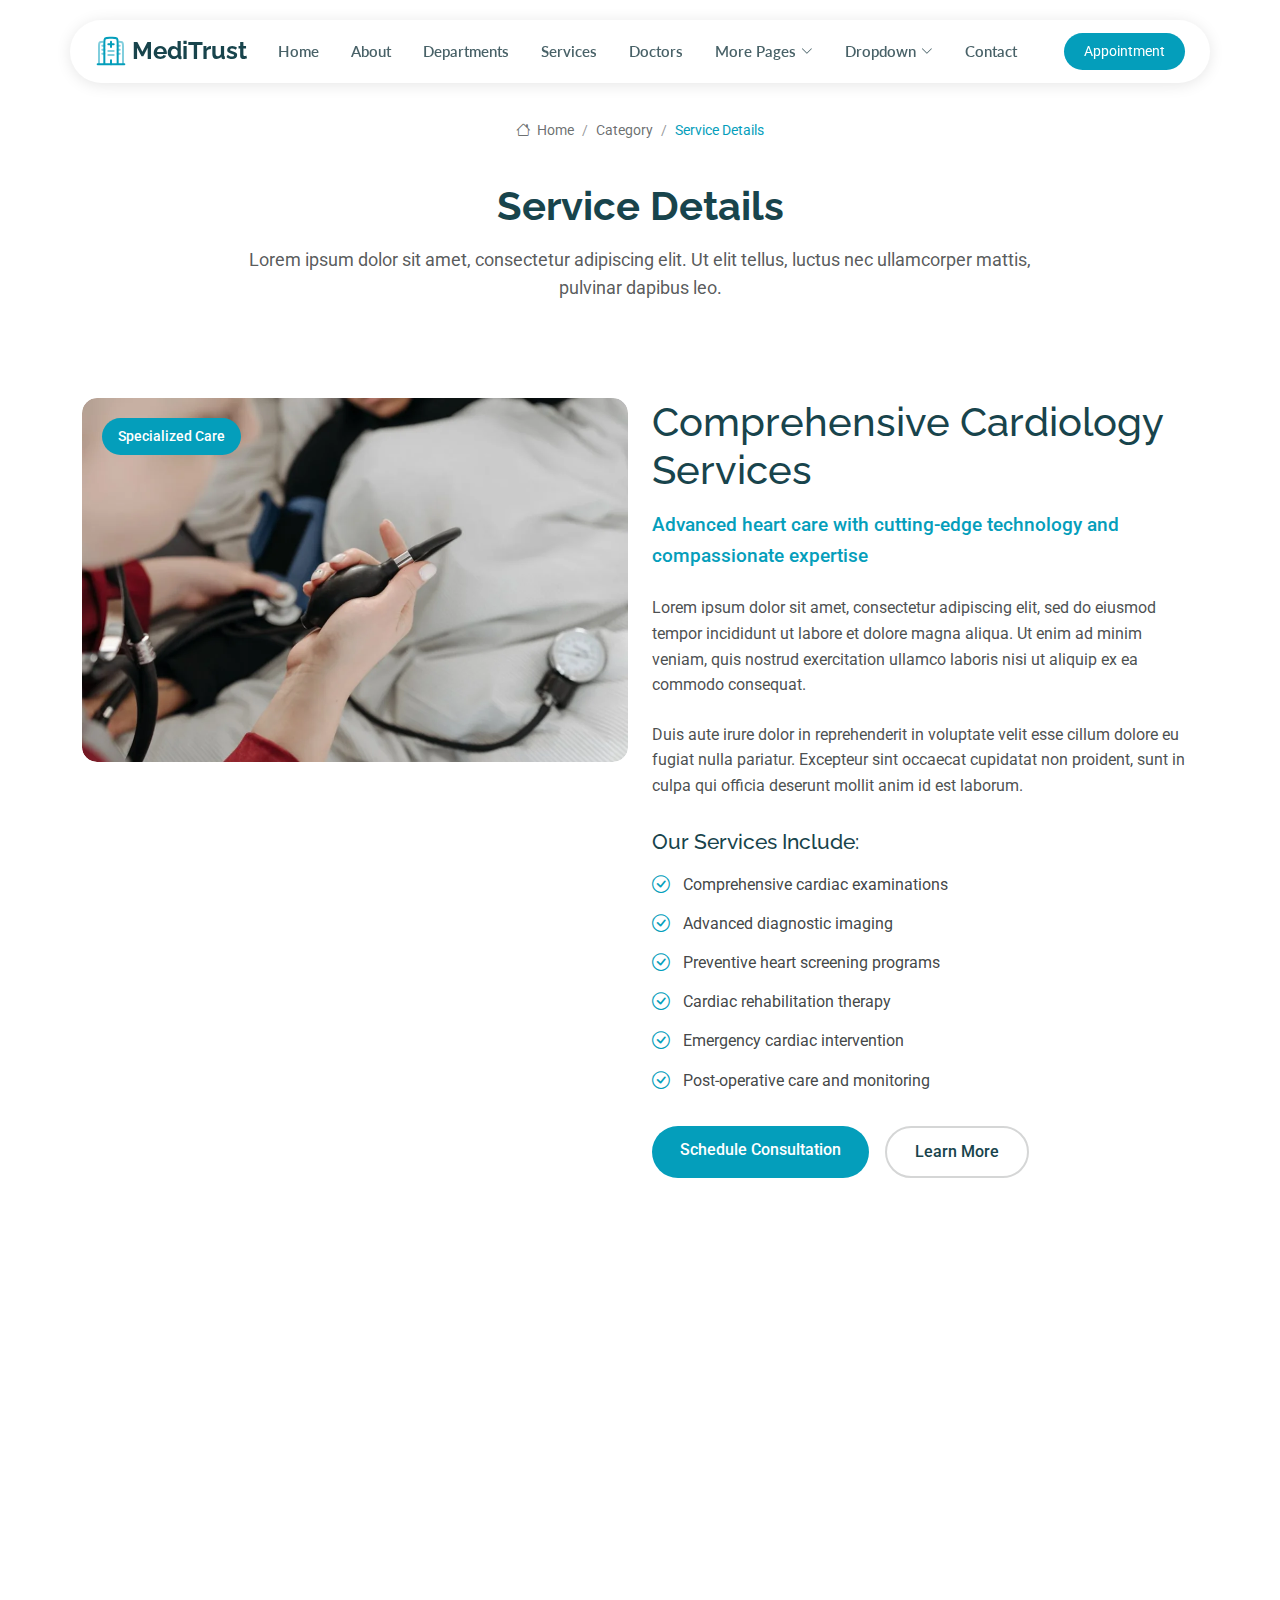
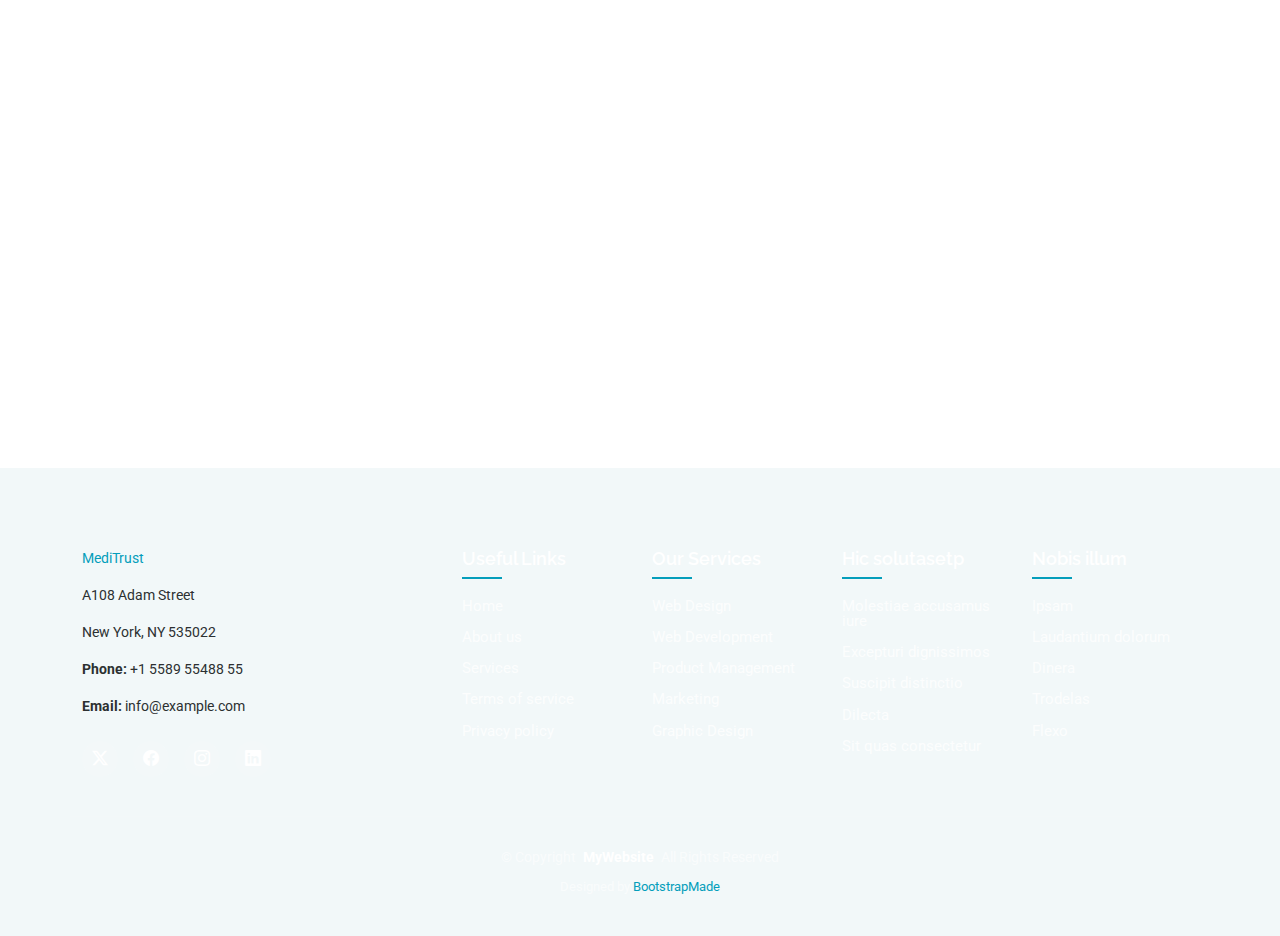
<file: service-details.html>
<!DOCTYPE html>
<html lang="en">

<head>
  <meta charset="utf-8">
  <meta content="width=device-width, initial-scale=1.0" name="viewport">
  <title>Service Details - MediTrust Bootstrap Template</title>
  <meta name="description" content="">
  <meta name="keywords" content="">

  <!-- Favicons -->
  <link href="assets/img/favicon.png" rel="icon">
  <link href="assets/img/apple-touch-icon.png" rel="apple-touch-icon">

  <!-- Fonts -->
  <link href="https://fonts.googleapis.com" rel="preconnect">
  <link href="https://fonts.gstatic.com" rel="preconnect" crossorigin>
  <link href="https://fonts.googleapis.com/css2?family=Roboto:ital,wght@0,100;0,300;0,400;0,500;0,700;0,900;1,100;1,300;1,400;1,500;1,700;1,900&family=Lato:ital,wght@0,100;0,300;0,400;0,700;0,900;1,100;1,300;1,400;1,700;1,900&family=Raleway:ital,wght@0,100;0,200;0,300;0,400;0,500;0,600;0,700;0,800;0,900;1,100;1,200;1,300;1,400;1,500;1,600;1,700;1,800;1,900&display=swap" rel="stylesheet">

  <!-- Vendor CSS Files -->
  <link href="assets/vendor/bootstrap/css/bootstrap.min.css" rel="stylesheet">
  <link href="assets/vendor/bootstrap-icons/bootstrap-icons.css" rel="stylesheet">
  <link href="assets/vendor/aos/aos.css" rel="stylesheet">
  <link href="assets/vendor/fontawesome-free/css/all.min.css" rel="stylesheet">
  <link href="assets/vendor/swiper/swiper-bundle.min.css" rel="stylesheet">
  <link href="assets/vendor/glightbox/css/glightbox.min.css" rel="stylesheet">

  <!-- Main CSS File -->
  <link href="assets/css/main.css" rel="stylesheet">

  <!-- =======================================================
  * Template Name: MediTrust
  * Template URL: https://bootstrapmade.com/meditrust-bootstrap-hospital-website-template/
  * Updated: Jul 04 2025 with Bootstrap v5.3.7
  * Author: BootstrapMade.com
  * License: https://bootstrapmade.com/license/
  ======================================================== -->
</head>

<body class="service-details-page">

  <header id="header" class="header d-flex align-items-center fixed-top">
    <div class="header-container container-fluid container-xl position-relative d-flex align-items-center justify-content-between">

      <a href="index.html" class="logo d-flex align-items-center me-auto me-xl-0">
        <!-- Uncomment the line below if you also wish to use an image logo -->
        <!-- <img src="assets/img/logo.webp" alt=""> -->
        <svg class="my-icon" viewBox="0 0 24 24" fill="none" xmlns="http://www.w3.org/2000/svg">
          <g id="bgCarrier" stroke-width="0"></g>
          <g id="tracerCarrier" stroke-linecap="round" stroke-linejoin="round"></g>
          <g id="iconCarrier">
            <path d="M22 22L2 22" stroke="currentColor" stroke-width="1.5" stroke-linecap="round"></path>
            <path d="M17 22V6C17 4.11438 17 3.17157 16.4142 2.58579C15.8284 2 14.8856 2 13 2H11C9.11438 2 8.17157 2 7.58579 2.58579C7 3.17157 7 4.11438 7 6V22" stroke="currentColor" stroke-width="1.5"></path>
            <path opacity="0.5" d="M21 22V8.5C21 7.09554 21 6.39331 20.6629 5.88886C20.517 5.67048 20.3295 5.48298 20.1111 5.33706C19.6067 5 18.9045 5 17.5 5" stroke="currentColor" stroke-width="1.5"></path>
            <path opacity="0.5" d="M3 22V8.5C3 7.09554 3 6.39331 3.33706 5.88886C3.48298 5.67048 3.67048 5.48298 3.88886 5.33706C4.39331 5 5.09554 5 6.5 5" stroke="currentColor" stroke-width="1.5"></path>
            <path d="M12 22V19" stroke="currentColor" stroke-width="1.5" stroke-linecap="round"></path>
            <path opacity="0.5" d="M10 12H14" stroke="currentColor" stroke-width="1.5" stroke-linecap="round"></path>
            <path opacity="0.5" d="M5.5 11H7" stroke="currentColor" stroke-width="1.5" stroke-linecap="round"></path>
            <path opacity="0.5" d="M5.5 14H7" stroke="currentColor" stroke-width="1.5" stroke-linecap="round"></path>
            <path opacity="0.5" d="M17 11H18.5" stroke="currentColor" stroke-width="1.5" stroke-linecap="round"></path>
            <path opacity="0.5" d="M17 14H18.5" stroke="currentColor" stroke-width="1.5" stroke-linecap="round"></path>
            <path opacity="0.5" d="M5.5 8H7" stroke="currentColor" stroke-width="1.5" stroke-linecap="round"></path>
            <path opacity="0.5" d="M17 8H18.5" stroke="currentColor" stroke-width="1.5" stroke-linecap="round"></path>
            <path opacity="0.5" d="M10 15H14" stroke="currentColor" stroke-width="1.5" stroke-linecap="round"></path>
            <path d="M12 9V5" stroke="currentColor" stroke-width="1.5" stroke-linecap="round" stroke-linejoin="round"></path>
            <path d="M14 7L10 7" stroke="currentColor" stroke-width="1.5" stroke-linecap="round" stroke-linejoin="round"></path>
          </g>
        </svg>

        <h1 class="sitename">MediTrust</h1>
      </a>

      <nav id="navmenu" class="navmenu">
        <ul>
          <li><a href="index.html">Home</a></li>
          <li><a href="about.html">About</a></li>
          <li><a href="departments.html">Departments</a></li>
          <li><a href="services.html">Services</a></li>
          <li><a href="doctors.html">Doctors</a></li>
          <li class="dropdown"><a href="#"><span>More Pages</span> <i class="bi bi-chevron-down toggle-dropdown"></i></a>
            <ul>
              <li><a href="department-details.html">Department Details</a></li>
              <li><a href="service-details.html" class="active">Service Details</a></li>
              <li><a href="appointment.html">Appointment</a></li>
              <li><a href="testimonials.html">Testimonials</a></li>
              <li><a href="faq.html">Frequently Asked Questions</a></li>
              <li><a href="gallery.html">Gallery</a></li>
              <li><a href="terms.html">Terms</a></li>
              <li><a href="privacy.html">Privacy</a></li>
              <li><a href="404.html">404</a></li>
            </ul>
          </li>
          <li class="dropdown"><a href="#"><span>Dropdown</span> <i class="bi bi-chevron-down toggle-dropdown"></i></a>
            <ul>
              <li><a href="#">Dropdown 1</a></li>
              <li class="dropdown"><a href="#"><span>Deep Dropdown</span> <i class="bi bi-chevron-down toggle-dropdown"></i></a>
                <ul>
                  <li><a href="#">Deep Dropdown 1</a></li>
                  <li><a href="#">Deep Dropdown 2</a></li>
                  <li><a href="#">Deep Dropdown 3</a></li>
                  <li><a href="#">Deep Dropdown 4</a></li>
                  <li><a href="#">Deep Dropdown 5</a></li>
                </ul>
              </li>
              <li><a href="#">Dropdown 2</a></li>
              <li><a href="#">Dropdown 3</a></li>
              <li><a href="#">Dropdown 4</a></li>
            </ul>
          </li>
          <li><a href="contact.html">Contact</a></li>
        </ul>
        <i class="mobile-nav-toggle d-xl-none bi bi-list"></i>
      </nav>

      <a class="btn-getstarted" href="appointment.html">Appointment</a>

    </div>
  </header>

  <main class="main">

    <!-- Page Title -->
    <div class="page-title">
      <div class="breadcrumbs">
        <nav aria-label="breadcrumb">
          <ol class="breadcrumb">
            <li class="breadcrumb-item"><a href="#"><i class="bi bi-house"></i> Home</a></li>
            <li class="breadcrumb-item"><a href="#">Category</a></li>
            <li class="breadcrumb-item active current">Service Details</li>
          </ol>
        </nav>
      </div>

      <div class="title-wrapper">
        <h1>Service Details</h1>
        <p>Lorem ipsum dolor sit amet, consectetur adipiscing elit. Ut elit tellus, luctus nec ullamcorper mattis, pulvinar dapibus leo.</p>
      </div>
    </div><!-- End Page Title -->

    <!-- Service Details 2 Section -->
    <section id="service-details-2" class="service-details-2 section">

      <div class="container" data-aos="fade-up" data-aos-delay="100">

        <div class="row gy-5">

          <div class="col-lg-6" data-aos="zoom-in" data-aos-delay="200">
            <div class="service-image">
              <img src="assets/img/health/cardiology-3.webp" alt="Cardiology Services" class="img-fluid">
              <div class="service-tag">
                <span>Specialized Care</span>
              </div>
            </div>
          </div>

          <div class="col-lg-6" data-aos="fade-left" data-aos-delay="300">
            <div class="service-content">
              <h2>Comprehensive Cardiology Services</h2>
              <p class="service-tagline">Advanced heart care with cutting-edge technology and compassionate expertise</p>

              <p>Lorem ipsum dolor sit amet, consectetur adipiscing elit, sed do eiusmod tempor incididunt ut labore et dolore magna aliqua. Ut enim ad minim veniam, quis nostrud exercitation ullamco laboris nisi ut aliquip ex ea commodo consequat.</p>

              <p>Duis aute irure dolor in reprehenderit in voluptate velit esse cillum dolore eu fugiat nulla pariatur. Excepteur sint occaecat cupidatat non proident, sunt in culpa qui officia deserunt mollit anim id est laborum.</p>

              <div class="service-features">
                <h4>Our Services Include:</h4>
                <ul>
                  <li><i class="bi bi-check-circle"></i> Comprehensive cardiac examinations</li>
                  <li><i class="bi bi-check-circle"></i> Advanced diagnostic imaging</li>
                  <li><i class="bi bi-check-circle"></i> Preventive heart screening programs</li>
                  <li><i class="bi bi-check-circle"></i> Cardiac rehabilitation therapy</li>
                  <li><i class="bi bi-check-circle"></i> Emergency cardiac intervention</li>
                  <li><i class="bi bi-check-circle"></i> Post-operative care and monitoring</li>
                </ul>
              </div>

              <div class="service-actions">
                <a href="#" class="btn-primary">Schedule Consultation</a>
                <a href="#" class="btn-secondary">Learn More</a>
              </div>
            </div>
          </div>

        </div>

        <div class="row mt-5">

          <div class="col-lg-4" data-aos="fade-up" data-aos-delay="100">
            <div class="service-card">
              <div class="card-icon">
                <i class="bi bi-heart-pulse"></i>
              </div>
              <h4>Diagnostic Testing</h4>
              <p>Sed ut perspiciatis unde omnis iste natus error sit voluptatem accusantium doloremque laudantium, totam rem aperiam.</p>
              <a href="#" class="card-link">
                <span>Book Now</span>
                <i class="bi bi-arrow-right"></i>
              </a>
            </div>
          </div>

          <div class="col-lg-4" data-aos="fade-up" data-aos-delay="200">
            <div class="service-card">
              <div class="card-icon">
                <i class="bi bi-hospital"></i>
              </div>
              <h4>Surgical Procedures</h4>
              <p>At vero eos et accusamus et iusto odio dignissimos ducimus qui blanditiis praesentium voluptatum deleniti atque.</p>
              <a href="#" class="card-link">
                <span>Schedule Surgery</span>
                <i class="bi bi-arrow-right"></i>
              </a>
            </div>
          </div>

          <div class="col-lg-4" data-aos="fade-up" data-aos-delay="300">
            <div class="service-card">
              <div class="card-icon">
                <i class="bi bi-shield-check"></i>
              </div>
              <h4>Preventive Care</h4>
              <p>Excepteur sint occaecat cupidatat non proident, sunt in culpa qui officia deserunt mollit anim id est laborum.</p>
              <a href="#" class="card-link">
                <span>Get Screened</span>
                <i class="bi bi-arrow-right"></i>
              </a>
            </div>
          </div>

        </div>

        <div class="row mt-5">

          <div class="col-lg-8" data-aos="fade-right" data-aos-delay="100">
            <div class="booking-section">
              <h3>Ready to Schedule Your Appointment?</h3>
              <p>Our cardiology specialists are available for consultations Monday through Friday. Same-day appointments available for urgent cases.</p>

              <div class="availability-info">
                <div class="info-item">
                  <i class="bi bi-clock"></i>
                  <div>
                    <strong>Office Hours</strong>
                    <span>Mon-Fri: 8:00 AM - 6:00 PM</span>
                  </div>
                </div>
                <div class="info-item">
                  <i class="bi bi-telephone"></i>
                  <div>
                    <strong>Emergency Line</strong>
                    <span>+1 (555) 123-4567</span>
                  </div>
                </div>
                <div class="info-item">
                  <i class="bi bi-geo-alt"></i>
                  <div>
                    <strong>Location</strong>
                    <span>123 Medical Center Dr, Boston, MA 02101</span>
                  </div>
                </div>
              </div>
            </div>
          </div>

          <div class="col-lg-4" data-aos="fade-left" data-aos-delay="200">
            <div class="appointment-card">
              <h4>Book Your Visit</h4>
              <p>Quick and easy online scheduling</p>
              <a href="appointment.html" class="btn-appointment">Book Appointment</a>
              <div class="contact-alternative">
                <span>Or call us at</span>
                <a href="tel:+15551234567">+1 (555) 123-4567</a>
              </div>
            </div>
          </div>

        </div>

      </div>

    </section><!-- /Service Details 2 Section -->

  </main>

  <footer id="footer" class="footer position-relative light-background">

    <div class="container footer-top">
      <div class="row gy-4">
        <div class="col-lg-4 col-md-6 footer-about">
          <a href="index.html" class="logo d-flex align-items-center">
            <span class="sitename">MediTrust</span>
          </a>
          <div class="footer-contact pt-3">
            <p>A108 Adam Street</p>
            <p>New York, NY 535022</p>
            <p class="mt-3"><strong>Phone:</strong> <span>+1 5589 55488 55</span></p>
            <p><strong>Email:</strong> <span>info@example.com</span></p>
          </div>
          <div class="social-links d-flex mt-4">
            <a href=""><i class="bi bi-twitter-x"></i></a>
            <a href=""><i class="bi bi-facebook"></i></a>
            <a href=""><i class="bi bi-instagram"></i></a>
            <a href=""><i class="bi bi-linkedin"></i></a>
          </div>
        </div>

        <div class="col-lg-2 col-md-3 footer-links">
          <h4>Useful Links</h4>
          <ul>
            <li><a href="#">Home</a></li>
            <li><a href="#">About us</a></li>
            <li><a href="#">Services</a></li>
            <li><a href="#">Terms of service</a></li>
            <li><a href="#">Privacy policy</a></li>
          </ul>
        </div>

        <div class="col-lg-2 col-md-3 footer-links">
          <h4>Our Services</h4>
          <ul>
            <li><a href="#">Web Design</a></li>
            <li><a href="#">Web Development</a></li>
            <li><a href="#">Product Management</a></li>
            <li><a href="#">Marketing</a></li>
            <li><a href="#">Graphic Design</a></li>
          </ul>
        </div>

        <div class="col-lg-2 col-md-3 footer-links">
          <h4>Hic solutasetp</h4>
          <ul>
            <li><a href="#">Molestiae accusamus iure</a></li>
            <li><a href="#">Excepturi dignissimos</a></li>
            <li><a href="#">Suscipit distinctio</a></li>
            <li><a href="#">Dilecta</a></li>
            <li><a href="#">Sit quas consectetur</a></li>
          </ul>
        </div>

        <div class="col-lg-2 col-md-3 footer-links">
          <h4>Nobis illum</h4>
          <ul>
            <li><a href="#">Ipsam</a></li>
            <li><a href="#">Laudantium dolorum</a></li>
            <li><a href="#">Dinera</a></li>
            <li><a href="#">Trodelas</a></li>
            <li><a href="#">Flexo</a></li>
          </ul>
        </div>

      </div>
    </div>

    <div class="container copyright text-center mt-4">
      <p>© <span>Copyright</span> <strong class="px-1 sitename">MyWebsite</strong> <span>All Rights Reserved</span></p>
      <div class="credits">
        <!-- All the links in the footer should remain intact. -->
        <!-- You can delete the links only if you've purchased the pro version. -->
        <!-- Licensing information: https://bootstrapmade.com/license/ -->
        <!-- Purchase the pro version with working PHP/AJAX contact form: [buy-url] -->
        Designed by <a href="https://bootstrapmade.com/">BootstrapMade</a>
      </div>
    </div>

  </footer>

  <!-- Scroll Top -->
  <a href="#" id="scroll-top" class="scroll-top d-flex align-items-center justify-content-center"><i class="bi bi-arrow-up-short"></i></a>

  <!-- Preloader -->
  <div id="preloader"></div>

  <!-- Vendor JS Files -->
  <script src="assets/vendor/bootstrap/js/bootstrap.bundle.min.js"></script>
  <script src="assets/vendor/php-email-form/validate.js"></script>
  <script src="assets/vendor/aos/aos.js"></script>
  <script src="assets/vendor/purecounter/purecounter_vanilla.js"></script>
  <script src="assets/vendor/swiper/swiper-bundle.min.js"></script>
  <script src="assets/vendor/imagesloaded/imagesloaded.pkgd.min.js"></script>
  <script src="assets/vendor/isotope-layout/isotope.pkgd.min.js"></script>
  <script src="assets/vendor/glightbox/js/glightbox.min.js"></script>

  <!-- Main JS File -->
  <script src="assets/js/main.js"></script>

</body>

</html>
</file>
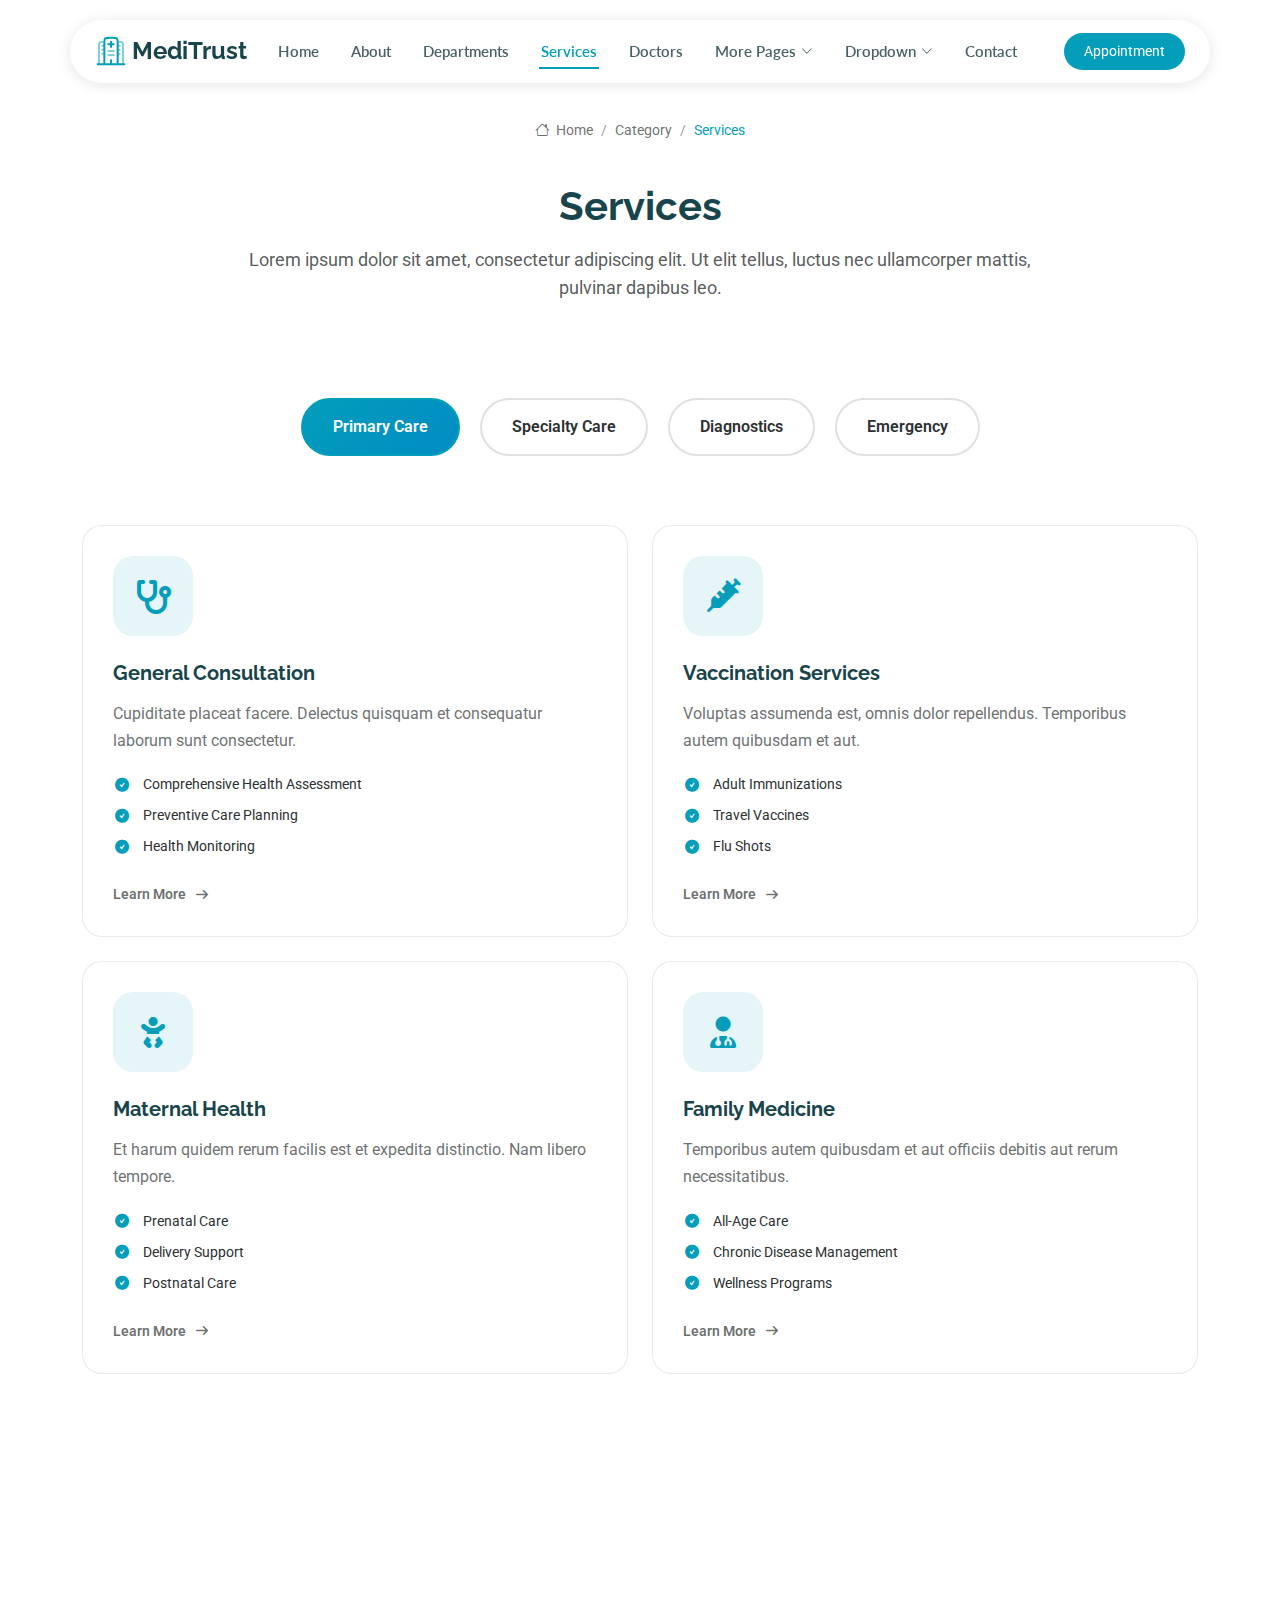
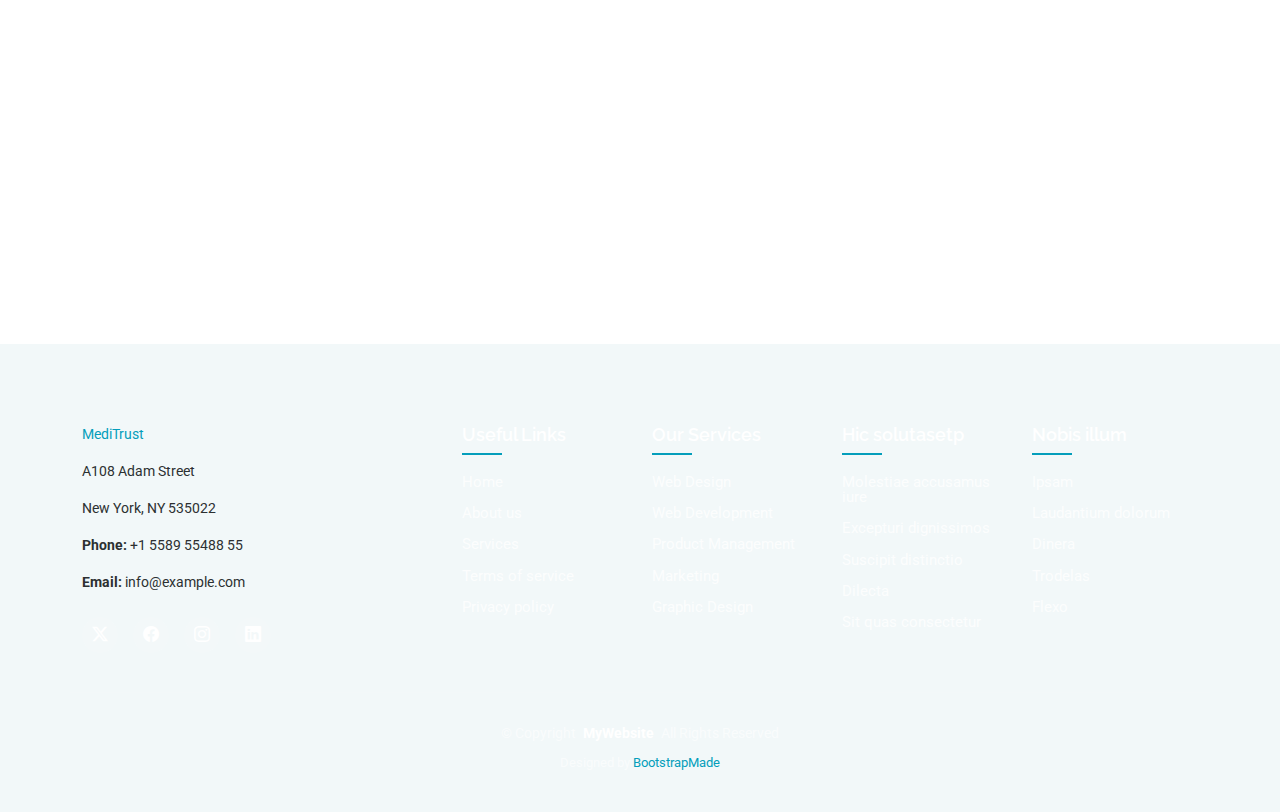
<file: services.html>
<!DOCTYPE html>
<html lang="en">

<head>
  <meta charset="utf-8">
  <meta content="width=device-width, initial-scale=1.0" name="viewport">
  <title>Services - MediTrust Bootstrap Template</title>
  <meta name="description" content="">
  <meta name="keywords" content="">

  <!-- Favicons -->
  <link href="assets/img/favicon.png" rel="icon">
  <link href="assets/img/apple-touch-icon.png" rel="apple-touch-icon">

  <!-- Fonts -->
  <link href="https://fonts.googleapis.com" rel="preconnect">
  <link href="https://fonts.gstatic.com" rel="preconnect" crossorigin>
  <link href="https://fonts.googleapis.com/css2?family=Roboto:ital,wght@0,100;0,300;0,400;0,500;0,700;0,900;1,100;1,300;1,400;1,500;1,700;1,900&family=Lato:ital,wght@0,100;0,300;0,400;0,700;0,900;1,100;1,300;1,400;1,700;1,900&family=Raleway:ital,wght@0,100;0,200;0,300;0,400;0,500;0,600;0,700;0,800;0,900;1,100;1,200;1,300;1,400;1,500;1,600;1,700;1,800;1,900&display=swap" rel="stylesheet">

  <!-- Vendor CSS Files -->
  <link href="assets/vendor/bootstrap/css/bootstrap.min.css" rel="stylesheet">
  <link href="assets/vendor/bootstrap-icons/bootstrap-icons.css" rel="stylesheet">
  <link href="assets/vendor/aos/aos.css" rel="stylesheet">
  <link href="assets/vendor/fontawesome-free/css/all.min.css" rel="stylesheet">
  <link href="assets/vendor/swiper/swiper-bundle.min.css" rel="stylesheet">
  <link href="assets/vendor/glightbox/css/glightbox.min.css" rel="stylesheet">

  <!-- Main CSS File -->
  <link href="assets/css/main.css" rel="stylesheet">

  <!-- =======================================================
  * Template Name: MediTrust
  * Template URL: https://bootstrapmade.com/meditrust-bootstrap-hospital-website-template/
  * Updated: Jul 04 2025 with Bootstrap v5.3.7
  * Author: BootstrapMade.com
  * License: https://bootstrapmade.com/license/
  ======================================================== -->
</head>

<body class="services-page">

  <header id="header" class="header d-flex align-items-center fixed-top">
    <div class="header-container container-fluid container-xl position-relative d-flex align-items-center justify-content-between">

      <a href="index.html" class="logo d-flex align-items-center me-auto me-xl-0">
        <!-- Uncomment the line below if you also wish to use an image logo -->
        <!-- <img src="assets/img/logo.webp" alt=""> -->
        <svg class="my-icon" viewBox="0 0 24 24" fill="none" xmlns="http://www.w3.org/2000/svg">
          <g id="bgCarrier" stroke-width="0"></g>
          <g id="tracerCarrier" stroke-linecap="round" stroke-linejoin="round"></g>
          <g id="iconCarrier">
            <path d="M22 22L2 22" stroke="currentColor" stroke-width="1.5" stroke-linecap="round"></path>
            <path d="M17 22V6C17 4.11438 17 3.17157 16.4142 2.58579C15.8284 2 14.8856 2 13 2H11C9.11438 2 8.17157 2 7.58579 2.58579C7 3.17157 7 4.11438 7 6V22" stroke="currentColor" stroke-width="1.5"></path>
            <path opacity="0.5" d="M21 22V8.5C21 7.09554 21 6.39331 20.6629 5.88886C20.517 5.67048 20.3295 5.48298 20.1111 5.33706C19.6067 5 18.9045 5 17.5 5" stroke="currentColor" stroke-width="1.5"></path>
            <path opacity="0.5" d="M3 22V8.5C3 7.09554 3 6.39331 3.33706 5.88886C3.48298 5.67048 3.67048 5.48298 3.88886 5.33706C4.39331 5 5.09554 5 6.5 5" stroke="currentColor" stroke-width="1.5"></path>
            <path d="M12 22V19" stroke="currentColor" stroke-width="1.5" stroke-linecap="round"></path>
            <path opacity="0.5" d="M10 12H14" stroke="currentColor" stroke-width="1.5" stroke-linecap="round"></path>
            <path opacity="0.5" d="M5.5 11H7" stroke="currentColor" stroke-width="1.5" stroke-linecap="round"></path>
            <path opacity="0.5" d="M5.5 14H7" stroke="currentColor" stroke-width="1.5" stroke-linecap="round"></path>
            <path opacity="0.5" d="M17 11H18.5" stroke="currentColor" stroke-width="1.5" stroke-linecap="round"></path>
            <path opacity="0.5" d="M17 14H18.5" stroke="currentColor" stroke-width="1.5" stroke-linecap="round"></path>
            <path opacity="0.5" d="M5.5 8H7" stroke="currentColor" stroke-width="1.5" stroke-linecap="round"></path>
            <path opacity="0.5" d="M17 8H18.5" stroke="currentColor" stroke-width="1.5" stroke-linecap="round"></path>
            <path opacity="0.5" d="M10 15H14" stroke="currentColor" stroke-width="1.5" stroke-linecap="round"></path>
            <path d="M12 9V5" stroke="currentColor" stroke-width="1.5" stroke-linecap="round" stroke-linejoin="round"></path>
            <path d="M14 7L10 7" stroke="currentColor" stroke-width="1.5" stroke-linecap="round" stroke-linejoin="round"></path>
          </g>
        </svg>

        <h1 class="sitename">MediTrust</h1>
      </a>

      <nav id="navmenu" class="navmenu">
        <ul>
          <li><a href="index.html">Home</a></li>
          <li><a href="about.html">About</a></li>
          <li><a href="departments.html">Departments</a></li>
          <li><a href="services.html" class="active">Services</a></li>
          <li><a href="doctors.html">Doctors</a></li>
          <li class="dropdown"><a href="#"><span>More Pages</span> <i class="bi bi-chevron-down toggle-dropdown"></i></a>
            <ul>
              <li><a href="department-details.html">Department Details</a></li>
              <li><a href="service-details.html">Service Details</a></li>
              <li><a href="appointment.html">Appointment</a></li>
              <li><a href="testimonials.html">Testimonials</a></li>
              <li><a href="faq.html">Frequently Asked Questions</a></li>
              <li><a href="gallery.html">Gallery</a></li>
              <li><a href="terms.html">Terms</a></li>
              <li><a href="privacy.html">Privacy</a></li>
              <li><a href="404.html">404</a></li>
            </ul>
          </li>
          <li class="dropdown"><a href="#"><span>Dropdown</span> <i class="bi bi-chevron-down toggle-dropdown"></i></a>
            <ul>
              <li><a href="#">Dropdown 1</a></li>
              <li class="dropdown"><a href="#"><span>Deep Dropdown</span> <i class="bi bi-chevron-down toggle-dropdown"></i></a>
                <ul>
                  <li><a href="#">Deep Dropdown 1</a></li>
                  <li><a href="#">Deep Dropdown 2</a></li>
                  <li><a href="#">Deep Dropdown 3</a></li>
                  <li><a href="#">Deep Dropdown 4</a></li>
                  <li><a href="#">Deep Dropdown 5</a></li>
                </ul>
              </li>
              <li><a href="#">Dropdown 2</a></li>
              <li><a href="#">Dropdown 3</a></li>
              <li><a href="#">Dropdown 4</a></li>
            </ul>
          </li>
          <li><a href="contact.html">Contact</a></li>
        </ul>
        <i class="mobile-nav-toggle d-xl-none bi bi-list"></i>
      </nav>

      <a class="btn-getstarted" href="appointment.html">Appointment</a>

    </div>
  </header>

  <main class="main">

    <!-- Page Title -->
    <div class="page-title">
      <div class="breadcrumbs">
        <nav aria-label="breadcrumb">
          <ol class="breadcrumb">
            <li class="breadcrumb-item"><a href="#"><i class="bi bi-house"></i> Home</a></li>
            <li class="breadcrumb-item"><a href="#">Category</a></li>
            <li class="breadcrumb-item active current">Services</li>
          </ol>
        </nav>
      </div>

      <div class="title-wrapper">
        <h1>Services</h1>
        <p>Lorem ipsum dolor sit amet, consectetur adipiscing elit. Ut elit tellus, luctus nec ullamcorper mattis, pulvinar dapibus leo.</p>
      </div>
    </div><!-- End Page Title -->

    <!-- Services Section -->
    <section id="services" class="services section">

      <div class="container" data-aos="fade-up" data-aos-delay="100">

        <div class="services-tabs">
          <ul class="nav nav-tabs" role="tablist" data-aos="fade-up" data-aos-delay="200">
            <li class="nav-item" role="presentation">
              <button class="nav-link active" id="services-primary-tab" data-bs-toggle="tab" data-bs-target="#services-primary" type="button" role="tab">Primary Care</button>
            </li>
            <li class="nav-item" role="presentation">
              <button class="nav-link" id="services-specialty-tab" data-bs-toggle="tab" data-bs-target="#services-specialty" type="button" role="tab">Specialty Care</button>
            </li>
            <li class="nav-item" role="presentation">
              <button class="nav-link" id="services-diagnostics-tab" data-bs-toggle="tab" data-bs-target="#services-diagnostics" type="button" role="tab">Diagnostics</button>
            </li>
            <li class="nav-item" role="presentation">
              <button class="nav-link" id="services-emergency-tab" data-bs-toggle="tab" data-bs-target="#services-emergency" type="button" role="tab">Emergency</button>
            </li>
          </ul>

          <div class="tab-content" data-aos="fade-up" data-aos-delay="300">

            <div class="tab-pane fade show active" id="services-primary" role="tabpanel">
              <div class="row g-4">
                <div class="col-lg-6">
                  <div class="service-item">
                    <div class="service-icon-wrapper">
                      <i class="fa fa-stethoscope"></i>
                    </div>
                    <div class="service-details">
                      <h5>General Consultation</h5>
                      <p>Cupiditate placeat facere. Delectus quisquam et consequatur laborum sunt consectetur.</p>
                      <ul class="service-benefits">
                        <li><i class="fa fa-check-circle"></i>Comprehensive Health Assessment</li>
                        <li><i class="fa fa-check-circle"></i>Preventive Care Planning</li>
                        <li><i class="fa fa-check-circle"></i>Health Monitoring</li>
                      </ul>
                      <a href="service-details.html" class="service-link">
                        <span>Learn More</span>
                        <i class="fa fa-arrow-right"></i>
                      </a>
                    </div>
                  </div>
                </div>

                <div class="col-lg-6">
                  <div class="service-item">
                    <div class="service-icon-wrapper">
                      <i class="fa fa-syringe"></i>
                    </div>
                    <div class="service-details">
                      <h5>Vaccination Services</h5>
                      <p>Voluptas assumenda est, omnis dolor repellendus. Temporibus autem quibusdam et aut.</p>
                      <ul class="service-benefits">
                        <li><i class="fa fa-check-circle"></i>Adult Immunizations</li>
                        <li><i class="fa fa-check-circle"></i>Travel Vaccines</li>
                        <li><i class="fa fa-check-circle"></i>Flu Shots</li>
                      </ul>
                      <a href="service-details.html" class="service-link">
                        <span>Learn More</span>
                        <i class="fa fa-arrow-right"></i>
                      </a>
                    </div>
                  </div>
                </div>

                <div class="col-lg-6">
                  <div class="service-item">
                    <div class="service-icon-wrapper">
                      <i class="fa fa-baby"></i>
                    </div>
                    <div class="service-details">
                      <h5>Maternal Health</h5>
                      <p>Et harum quidem rerum facilis est et expedita distinctio. Nam libero tempore.</p>
                      <ul class="service-benefits">
                        <li><i class="fa fa-check-circle"></i>Prenatal Care</li>
                        <li><i class="fa fa-check-circle"></i>Delivery Support</li>
                        <li><i class="fa fa-check-circle"></i>Postnatal Care</li>
                      </ul>
                      <a href="service-details.html" class="service-link">
                        <span>Learn More</span>
                        <i class="fa fa-arrow-right"></i>
                      </a>
                    </div>
                  </div>
                </div>

                <div class="col-lg-6">
                  <div class="service-item">
                    <div class="service-icon-wrapper">
                      <i class="fa fa-user-md"></i>
                    </div>
                    <div class="service-details">
                      <h5>Family Medicine</h5>
                      <p>Temporibus autem quibusdam et aut officiis debitis aut rerum necessitatibus.</p>
                      <ul class="service-benefits">
                        <li><i class="fa fa-check-circle"></i>All-Age Care</li>
                        <li><i class="fa fa-check-circle"></i>Chronic Disease Management</li>
                        <li><i class="fa fa-check-circle"></i>Wellness Programs</li>
                      </ul>
                      <a href="service-details.html" class="service-link">
                        <span>Learn More</span>
                        <i class="fa fa-arrow-right"></i>
                      </a>
                    </div>
                  </div>
                </div>
              </div>
            </div>

            <div class="tab-pane fade" id="services-specialty" role="tabpanel">
              <div class="row g-4">
                <div class="col-lg-6">
                  <div class="service-item featured">
                    <div class="service-icon-wrapper">
                      <i class="fa fa-heartbeat"></i>
                    </div>
                    <div class="service-details">
                      <h5>Cardiology</h5>
                      <p>Sed ut perspiciatis unde omnis iste natus error sit voluptatem accusantium.</p>
                      <ul class="service-benefits">
                        <li><i class="fa fa-check-circle"></i>Heart Disease Treatment</li>
                        <li><i class="fa fa-check-circle"></i>Cardiac Surgery</li>
                        <li><i class="fa fa-check-circle"></i>Rehabilitation Programs</li>
                      </ul>
                      <a href="service-details.html" class="service-link">
                        <span>Learn More</span>
                        <i class="fa fa-arrow-right"></i>
                      </a>
                    </div>
                  </div>
                </div>

                <div class="col-lg-6">
                  <div class="service-item">
                    <div class="service-icon-wrapper">
                      <i class="fa fa-brain"></i>
                    </div>
                    <div class="service-details">
                      <h5>Neurology</h5>
                      <p>Neque porro quisquam est, qui dolorem ipsum quia dolor sit amet consectetur.</p>
                      <ul class="service-benefits">
                        <li><i class="fa fa-check-circle"></i>Neurological Assessment</li>
                        <li><i class="fa fa-check-circle"></i>Stroke Treatment</li>
                        <li><i class="fa fa-check-circle"></i>Memory Care</li>
                      </ul>
                      <a href="service-details.html" class="service-link">
                        <span>Learn More</span>
                        <i class="fa fa-arrow-right"></i>
                      </a>
                    </div>
                  </div>
                </div>

                <div class="col-lg-6">
                  <div class="service-item">
                    <div class="service-icon-wrapper">
                      <i class="fa fa-bone"></i>
                    </div>
                    <div class="service-details">
                      <h5>Orthopedics</h5>
                      <p>Ut enim ad minima veniam, quis nostrum exercitationem ullam corporis suscipit.</p>
                      <ul class="service-benefits">
                        <li><i class="fa fa-check-circle"></i>Joint Replacement</li>
                        <li><i class="fa fa-check-circle"></i>Sports Medicine</li>
                        <li><i class="fa fa-check-circle"></i>Pain Management</li>
                      </ul>
                      <a href="service-details.html" class="service-link">
                        <span>Learn More</span>
                        <i class="fa fa-arrow-right"></i>
                      </a>
                    </div>
                  </div>
                </div>

                <div class="col-lg-6">
                  <div class="service-item">
                    <div class="service-icon-wrapper">
                      <i class="fa fa-user-nurse"></i>
                    </div>
                    <div class="service-details">
                      <h5>Oncology</h5>
                      <p>At vero eos et accusamus et iusto odio dignissimos ducimus qui blanditiis.</p>
                      <ul class="service-benefits">
                        <li><i class="fa fa-check-circle"></i>Cancer Treatment</li>
                        <li><i class="fa fa-check-circle"></i>Chemotherapy</li>
                        <li><i class="fa fa-check-circle"></i>Support Services</li>
                      </ul>
                      <a href="service-details.html" class="service-link">
                        <span>Learn More</span>
                        <i class="fa fa-arrow-right"></i>
                      </a>
                    </div>
                  </div>
                </div>
              </div>
            </div>

            <div class="tab-pane fade" id="services-diagnostics" role="tabpanel">
              <div class="row g-4">
                <div class="col-lg-6">
                  <div class="service-item">
                    <div class="service-icon-wrapper">
                      <i class="fa fa-vial"></i>
                    </div>
                    <div class="service-details">
                      <h5>Laboratory Testing</h5>
                      <p>Quis autem vel eum iure reprehenderit qui in ea voluptate velit esse quam.</p>
                      <ul class="service-benefits">
                        <li><i class="fa fa-check-circle"></i>Blood Analysis</li>
                        <li><i class="fa fa-check-circle"></i>Pathology Services</li>
                        <li><i class="fa fa-check-circle"></i>Quick Results</li>
                      </ul>
                      <a href="service-details.html" class="service-link">
                        <span>Learn More</span>
                        <i class="fa fa-arrow-right"></i>
                      </a>
                    </div>
                  </div>
                </div>

                <div class="col-lg-6">
                  <div class="service-item">
                    <div class="service-icon-wrapper">
                      <i class="fa fa-x-ray"></i>
                    </div>
                    <div class="service-details">
                      <h5>Diagnostic Imaging</h5>
                      <p>Nemo enim ipsam voluptatem quia voluptas sit aspernatur aut odit aut fugit.</p>
                      <ul class="service-benefits">
                        <li><i class="fa fa-check-circle"></i>MRI Scans</li>
                        <li><i class="fa fa-check-circle"></i>CT Imaging</li>
                        <li><i class="fa fa-check-circle"></i>Ultrasound</li>
                      </ul>
                      <a href="service-details.html" class="service-link">
                        <span>Learn More</span>
                        <i class="fa fa-arrow-right"></i>
                      </a>
                    </div>
                  </div>
                </div>
              </div>
            </div>

            <div class="tab-pane fade" id="services-emergency" role="tabpanel">
              <div class="row g-4">
                <div class="col-lg-12">
                  <div class="service-item emergency-highlight">
                    <div class="service-icon-wrapper">
                      <i class="fa fa-ambulance"></i>
                    </div>
                    <div class="service-details">
                      <h5>24/7 Emergency Care</h5>
                      <p>Sed do eiusmod tempor incididunt ut labore et dolore magna aliqua. Ut enim ad minim veniam, quis nostrud exercitation ullamco laboris nisi ut aliquip ex ea commodo consequat.</p>
                      <ul class="service-benefits">
                        <li><i class="fa fa-check-circle"></i>Round-the-Clock Availability</li>
                        <li><i class="fa fa-check-circle"></i>Trauma Center</li>
                        <li><i class="fa fa-check-circle"></i>Critical Care Unit</li>
                        <li><i class="fa fa-check-circle"></i>Emergency Surgery</li>
                      </ul>
                      <div class="emergency-actions">
                        <a href="tel:911" class="btn-emergency">
                          <i class="fa fa-phone"></i>
                          <span>Call Emergency</span>
                        </a>
                        <a href="directions.html" class="btn-directions">
                          <i class="fa fa-map-marker-alt"></i>
                          <span>Get Directions</span>
                        </a>
                      </div>
                    </div>
                  </div>
                </div>
              </div>
            </div>

          </div>
        </div>

        <div class="services-cta" data-aos="fade-up" data-aos-delay="400">
          <div class="row">
            <div class="col-lg-8 mx-auto text-center">
              <div class="cta-content">
                <i class="fa fa-calendar-check"></i>
                <h3>Ready to Schedule Your Appointment?</h3>
                <p>Duis aute irure dolor in reprehenderit in voluptate velit esse cillum dolore eu fugiat nulla pariatur excepteur sint occaecat cupidatat non proident.</p>
                <div class="cta-buttons">
                  <a href="appointment.html" class="btn-book">Book Now</a>
                  <a href="contact.html" class="btn-contact">Contact Us</a>
                </div>
              </div>
            </div>
          </div>
        </div>

      </div>

    </section><!-- /Services Section -->

  </main>

  <footer id="footer" class="footer position-relative light-background">

    <div class="container footer-top">
      <div class="row gy-4">
        <div class="col-lg-4 col-md-6 footer-about">
          <a href="index.html" class="logo d-flex align-items-center">
            <span class="sitename">MediTrust</span>
          </a>
          <div class="footer-contact pt-3">
            <p>A108 Adam Street</p>
            <p>New York, NY 535022</p>
            <p class="mt-3"><strong>Phone:</strong> <span>+1 5589 55488 55</span></p>
            <p><strong>Email:</strong> <span>info@example.com</span></p>
          </div>
          <div class="social-links d-flex mt-4">
            <a href=""><i class="bi bi-twitter-x"></i></a>
            <a href=""><i class="bi bi-facebook"></i></a>
            <a href=""><i class="bi bi-instagram"></i></a>
            <a href=""><i class="bi bi-linkedin"></i></a>
          </div>
        </div>

        <div class="col-lg-2 col-md-3 footer-links">
          <h4>Useful Links</h4>
          <ul>
            <li><a href="#">Home</a></li>
            <li><a href="#">About us</a></li>
            <li><a href="#">Services</a></li>
            <li><a href="#">Terms of service</a></li>
            <li><a href="#">Privacy policy</a></li>
          </ul>
        </div>

        <div class="col-lg-2 col-md-3 footer-links">
          <h4>Our Services</h4>
          <ul>
            <li><a href="#">Web Design</a></li>
            <li><a href="#">Web Development</a></li>
            <li><a href="#">Product Management</a></li>
            <li><a href="#">Marketing</a></li>
            <li><a href="#">Graphic Design</a></li>
          </ul>
        </div>

        <div class="col-lg-2 col-md-3 footer-links">
          <h4>Hic solutasetp</h4>
          <ul>
            <li><a href="#">Molestiae accusamus iure</a></li>
            <li><a href="#">Excepturi dignissimos</a></li>
            <li><a href="#">Suscipit distinctio</a></li>
            <li><a href="#">Dilecta</a></li>
            <li><a href="#">Sit quas consectetur</a></li>
          </ul>
        </div>

        <div class="col-lg-2 col-md-3 footer-links">
          <h4>Nobis illum</h4>
          <ul>
            <li><a href="#">Ipsam</a></li>
            <li><a href="#">Laudantium dolorum</a></li>
            <li><a href="#">Dinera</a></li>
            <li><a href="#">Trodelas</a></li>
            <li><a href="#">Flexo</a></li>
          </ul>
        </div>

      </div>
    </div>

    <div class="container copyright text-center mt-4">
      <p>© <span>Copyright</span> <strong class="px-1 sitename">MyWebsite</strong> <span>All Rights Reserved</span></p>
      <div class="credits">
        <!-- All the links in the footer should remain intact. -->
        <!-- You can delete the links only if you've purchased the pro version. -->
        <!-- Licensing information: https://bootstrapmade.com/license/ -->
        <!-- Purchase the pro version with working PHP/AJAX contact form: [buy-url] -->
        Designed by <a href="https://bootstrapmade.com/">BootstrapMade</a>
      </div>
    </div>

  </footer>

  <!-- Scroll Top -->
  <a href="#" id="scroll-top" class="scroll-top d-flex align-items-center justify-content-center"><i class="bi bi-arrow-up-short"></i></a>

  <!-- Preloader -->
  <div id="preloader"></div>

  <!-- Vendor JS Files -->
  <script src="assets/vendor/bootstrap/js/bootstrap.bundle.min.js"></script>
  <script src="assets/vendor/php-email-form/validate.js"></script>
  <script src="assets/vendor/aos/aos.js"></script>
  <script src="assets/vendor/purecounter/purecounter_vanilla.js"></script>
  <script src="assets/vendor/swiper/swiper-bundle.min.js"></script>
  <script src="assets/vendor/imagesloaded/imagesloaded.pkgd.min.js"></script>
  <script src="assets/vendor/isotope-layout/isotope.pkgd.min.js"></script>
  <script src="assets/vendor/glightbox/js/glightbox.min.js"></script>

  <!-- Main JS File -->
  <script src="assets/js/main.js"></script>

</body>

</html>
</file>
<file: assets/css/main.css>
/**
* Template Name: MediTrust
* Template URL: https://bootstrapmade.com/meditrust-bootstrap-hospital-website-template/
* Updated: Jul 04 2025 with Bootstrap v5.3.7
* Author: BootstrapMade.com
* License: https://bootstrapmade.com/license/
*/

@charset "UTF-8";

/*--------------------------------------------------------------
# Font & Color Variables
# Help: https://bootstrapmade.com/color-system/
--------------------------------------------------------------*/
/* Fonts */
:root {
  --default-font: "Roboto",  system-ui, -apple-system, "Segoe UI", Roboto, "Helvetica Neue", Arial, "Noto Sans", "Liberation Sans", sans-serif, "Apple Color Emoji", "Segoe UI Emoji", "Segoe UI Symbol", "Noto Color Emoji";
  --heading-font: "Raleway",  sans-serif;
  --nav-font: "Lato",  sans-serif;
}

/* Global Colors - The following color variables are used throughout the website. Updating them here will change the color scheme of the entire website */
:root { 
  --background-color: #ffffff; /* Background color for the entire website, including individual sections */
  --default-color: #2c3031; /* Default color used for the majority of the text content across the entire website */
  --heading-color: #18444c; /* Color for headings, subheadings and title throughout the website */
  --accent-color: #049ebb; /* Accent color that represents your brand on the website. It's used for buttons, links, and other elements that need to stand out */
  --surface-color: #ffffff; /* The surface color is used as a background of boxed elements within sections, such as cards, icon boxes, or other elements that require a visual separation from the global background. */
  --contrast-color: #ffffff; /* Contrast color for text, ensuring readability against backgrounds of accent, heading, or default colors. */
}

/* Nav Menu Colors - The following color variables are used specifically for the navigation menu. They are separate from the global colors to allow for more customization options */
:root {
  --nav-color: #496268;  /* The default color of the main navmenu links */
  --nav-hover-color: #049ebb; /* Applied to main navmenu links when they are hovered over or active */
  --nav-mobile-background-color: #ffffff; /* Used as the background color for mobile navigation menu */
  --nav-dropdown-background-color: #ffffff; /* Used as the background color for dropdown items that appear when hovering over primary navigation items */
  --nav-dropdown-color: #496268; /* Used for navigation links of the dropdown items in the navigation menu. */
  --nav-dropdown-hover-color: #049ebb; /* Similar to --nav-hover-color, this color is applied to dropdown navigation links when they are hovered over. */
}

/* Color Presets - These classes override global colors when applied to any section or element, providing reuse of the sam color scheme. */

.light-background {
  --background-color: #f2f8f9;
  --surface-color: #ffffff;
}

.dark-background {
  --background-color: #021418;
  --default-color: #ffffff;
  --heading-color: #ffffff;
  --surface-color: #11262a;
  --contrast-color: #ffffff;
}

/* Smooth scroll */
:root {
  scroll-behavior: smooth;
}

/*--------------------------------------------------------------
# General Styling & Shared Classes
--------------------------------------------------------------*/
body {
  color: var(--default-color);
  background-color: var(--background-color);
  font-family: var(--default-font);
}

a {
  color: var(--accent-color);
  text-decoration: none;
  transition: 0.3s;
}

a:hover {
  color: color-mix(in srgb, var(--accent-color), transparent 25%);
  text-decoration: none;
}

h1,
h2,
h3,
h4,
h5,
h6 {
  color: var(--heading-color);
  font-family: var(--heading-font);
}

/* PHP Email Form Messages
------------------------------*/
.php-email-form .error-message {
  display: none;
  background: #df1529;
  color: #ffffff;
  text-align: left;
  padding: 15px;
  margin-bottom: 24px;
  font-weight: 600;
}

.php-email-form .sent-message {
  display: none;
  color: #ffffff;
  background: #059652;
  text-align: center;
  padding: 15px;
  margin-bottom: 24px;
  font-weight: 600;
}

.php-email-form .loading {
  display: none;
  background: var(--surface-color);
  text-align: center;
  padding: 15px;
  margin-bottom: 24px;
}

.php-email-form .loading:before {
  content: "";
  display: inline-block;
  border-radius: 50%;
  width: 24px;
  height: 24px;
  margin: 0 10px -6px 0;
  border: 3px solid var(--accent-color);
  border-top-color: var(--surface-color);
  animation: php-email-form-loading 1s linear infinite;
}

@keyframes php-email-form-loading {
  0% {
    transform: rotate(0deg);
  }

  100% {
    transform: rotate(360deg);
  }
}

/*--------------------------------------------------------------
# Global Header
--------------------------------------------------------------*/
.header {
  --background-color: rgba(255, 255, 255, 0);
  color: var(--default-color);
  background-color: var(--background-color);
  padding: 20px 0;
  transition: all 0.5s;
  z-index: 997;
}

.header .header-container {
  background: var(--surface-color);
  border-radius: 50px;
  padding: 5px 25px;
  box-shadow: 0px 2px 15px rgba(0, 0, 0, 0.1);
}

.header .logo {
  line-height: 1;
}

.header .logo img {
  max-height: 80px;
  margin-right: 8px;
}

.header .logo svg {
  height: 32px;
  padding-right: 5px;
  color: var(--accent-color);
}

@media (max-width: 575px) {
  .header .logo svg {
    height: 28px;
  }
}

.header .logo h1 {
  font-size: 24px;
  margin: 0;
  font-weight: 700;
  color: var(--heading-color);
}

@media (max-width: 575px) {
  .header .logo h1 {
    font-size: 20px;
  }
}

.header .btn-getstarted,
.header .btn-getstarted:focus {
  color: var(--contrast-color);
  background: var(--accent-color);
  font-size: 14px;
  padding: 8px 20px;
  margin: 0 0 0 30px;
  border-radius: 50px;
  transition: 0.3s;
}

.header .btn-getstarted:hover,
.header .btn-getstarted:focus:hover {
  color: var(--contrast-color);
  background: color-mix(in srgb, var(--accent-color), transparent 15%);
}

@media (max-width: 1200px) {
  .header {
    padding-top: 10px;
  }

  .header .header-container {
    margin-left: 10px;
    margin-right: 10px;
    padding: 10px 5px 10px 15px;
  }

  .header .logo {
    order: 1;
  }

  .header .btn-getstarted {
    order: 2;
    margin: 0 10px 0 0;
    padding: 6px 15px;
  }

  .header .navmenu {
    order: 3;
  }
}

/*--------------------------------------------------------------
# Navigation Menu
--------------------------------------------------------------*/
/* Desktop Navigation */
@media (min-width: 1200px) {
  .navmenu {
    padding: 0;
  }

  .navmenu ul {
    margin: 0;
    padding: 0;
    display: flex;
    list-style: none;
    align-items: center;
  }

  .navmenu li {
    position: relative;
  }

  .navmenu>ul>li {
    white-space: nowrap;
    padding: 15px 14px;
  }

  .navmenu>ul>li:last-child {
    padding-right: 0;
  }

  .navmenu a,
  .navmenu a:focus {
    color: var(--nav-color);
    font-size: 15px;
    padding: 0 2px;
    font-family: var(--nav-font);
    font-weight: 600;
    display: flex;
    align-items: center;
    justify-content: space-between;
    white-space: nowrap;
    transition: 0.3s;
    position: relative;
  }

  .navmenu a i,
  .navmenu a:focus i {
    font-size: 12px;
    line-height: 0;
    margin-left: 5px;
    transition: 0.3s;
  }

  .navmenu>ul>li>a:before {
    content: "";
    position: absolute;
    width: 100%;
    height: 2px;
    bottom: -6px;
    left: 0;
    background-color: var(--accent-color);
    visibility: hidden;
    width: 0px;
    transition: all 0.3s ease-in-out 0s;
  }

  .navmenu a:hover:before,
  .navmenu li:hover>a:before,
  .navmenu .active:before {
    visibility: visible;
    width: 100%;
  }

  .navmenu li:hover>a,
  .navmenu .active,
  .navmenu .active:focus {
    color: var(--nav-hover-color);
  }

  .navmenu .dropdown ul {
    margin: 0;
    padding: 10px 0;
    background: var(--nav-dropdown-background-color);
    display: block;
    position: absolute;
    visibility: hidden;
    left: 14px;
    top: 130%;
    opacity: 0;
    transition: 0.3s;
    border-radius: 4px;
    z-index: 99;
    box-shadow: 0px 0px 30px rgba(0, 0, 0, 0.1);
  }

  .navmenu .dropdown ul li {
    min-width: 200px;
  }

  .navmenu .dropdown ul a {
    padding: 10px 20px;
    font-size: 15px;
    text-transform: none;
    color: var(--nav-dropdown-color);
  }

  .navmenu .dropdown ul a i {
    font-size: 12px;
  }

  .navmenu .dropdown ul a:hover,
  .navmenu .dropdown ul .active:hover,
  .navmenu .dropdown ul li:hover>a {
    color: var(--nav-dropdown-hover-color);
  }

  .navmenu .dropdown:hover>ul {
    opacity: 1;
    top: 100%;
    visibility: visible;
  }

  .navmenu .dropdown .dropdown ul {
    top: 0;
    left: -90%;
    visibility: hidden;
  }

  .navmenu .dropdown .dropdown:hover>ul {
    opacity: 1;
    top: 0;
    left: -100%;
    visibility: visible;
  }
}

/* Mobile Navigation */
@media (max-width: 1199px) {
  .mobile-nav-toggle {
    color: var(--nav-color);
    font-size: 28px;
    line-height: 0;
    margin-right: 10px;
    cursor: pointer;
    transition: color 0.3s;
  }

  .navmenu {
    padding: 0;
    z-index: 9997;
  }

  .navmenu ul {
    display: none;
    list-style: none;
    position: absolute;
    inset: 60px 20px 20px 20px;
    padding: 10px 0;
    margin: 0;
    border-radius: 6px;
    background-color: var(--nav-mobile-background-color);
    border: 1px solid color-mix(in srgb, var(--default-color), transparent 90%);
    box-shadow: none;
    overflow-y: auto;
    transition: 0.3s;
    z-index: 9998;
  }

  .navmenu a,
  .navmenu a:focus {
    color: var(--nav-dropdown-color);
    padding: 10px 20px;
    font-family: var(--nav-font);
    font-size: 17px;
    font-weight: 500;
    display: flex;
    align-items: center;
    justify-content: space-between;
    white-space: nowrap;
    transition: 0.3s;
  }

  .navmenu a i,
  .navmenu a:focus i {
    font-size: 12px;
    line-height: 0;
    margin-left: 5px;
    width: 30px;
    height: 30px;
    display: flex;
    align-items: center;
    justify-content: center;
    border-radius: 50%;
    transition: 0.3s;
    background-color: color-mix(in srgb, var(--accent-color), transparent 90%);
  }

  .navmenu a i:hover,
  .navmenu a:focus i:hover {
    background-color: var(--accent-color);
    color: var(--contrast-color);
  }

  .navmenu a:hover,
  .navmenu .active,
  .navmenu .active:focus {
    color: var(--nav-dropdown-hover-color);
  }

  .navmenu .active i,
  .navmenu .active:focus i {
    background-color: var(--accent-color);
    color: var(--contrast-color);
    transform: rotate(180deg);
  }

  .navmenu .dropdown ul {
    position: static;
    display: none;
    z-index: 99;
    padding: 10px 0;
    margin: 10px 20px;
    background-color: var(--nav-dropdown-background-color);
    transition: all 0.5s ease-in-out;
  }

  .navmenu .dropdown ul ul {
    background-color: rgba(33, 37, 41, 0.1);
  }

  .navmenu .dropdown>.dropdown-active {
    display: block;
    background-color: rgba(33, 37, 41, 0.03);
  }

  .mobile-nav-active {
    overflow: hidden;
  }

  .mobile-nav-active .mobile-nav-toggle {
    color: #fff;
    position: absolute;
    font-size: 32px;
    top: 15px;
    right: 15px;
    margin-right: 0;
    z-index: 9999;
  }

  .mobile-nav-active .navmenu {
    position: fixed;
    overflow: hidden;
    inset: 0;
    background: rgba(33, 37, 41, 0.8);
    transition: 0.3s;
  }

  .mobile-nav-active .navmenu>ul {
    display: block;
  }
}

/*--------------------------------------------------------------
# Global Footer
--------------------------------------------------------------*/
.footer {
  color: var(--default-color);
  background-color: var(--background-color);
  font-size: 14px;
  position: relative;
  padding-top: 80px;
  padding-bottom: 40px;
}

.footer.dark-background {
  background: #021418;
}

.footer .footer-top {
  padding-top: 0;
  border-top: none;
}

/* Footer Brand */
.footer .footer-brand .logo {
  line-height: 1;
  margin-bottom: 0;
  text-decoration: none;
}

.footer .footer-brand .logo span {
  color: var(--contrast-color);
  font-family: var(--default-font);
  font-size: 2rem;
  font-weight: 300;
  letter-spacing: 1px;
}

.footer .footer-brand .company-name h3 {
  font-size: 1.8rem;
  font-weight: 700;
  color: var(--contrast-color);
  margin-bottom: 20px;
}

/* App Stores */
.footer .app-stores .stores-title {
  color: rgba(255, 255, 255, 0.8);
  font-size: 0.95rem;
  margin-bottom: 15px;
}

.footer .store-badges {
  display: flex;
  flex-wrap: wrap;
  gap: 15px;
}

.footer .store-badges .store-badge {
  display: inline-block;
  width: 135px;
  transition: transform 0.3s;
}

.footer .store-badges .store-badge:hover {
  transform: translateY(-3px);
}

/* Footer Links */
.footer h4 {
  font-size: 1.1rem;
  font-weight: 600;
  position: relative;
  padding-bottom: 10px;
  margin-bottom: 20px;
  color: var(--contrast-color);
}

.footer h4::after {
  content: '';
  position: absolute;
  left: 0;
  bottom: 0;
  width: 40px;
  height: 2px;
  background: var(--accent-color);
}

.footer .footer-links {
  margin-bottom: 30px;
}

.footer .footer-links ul {
  list-style: none;
  padding: 0;
  margin: 0;
}

.footer .footer-links ul li {
  padding: 8px 0;
  display: flex;
  align-items: center;
}

.footer .footer-links ul li:first-child {
  padding-top: 0;
}

.footer .footer-links ul a {
  color: rgba(255, 255, 255, 0.8);
  display: inline-block;
  line-height: 1;
  text-decoration: none;
  transition: all 0.3s;
  font-size: 0.95rem;
}

.footer .footer-links ul a:hover {
  color: var(--accent-color);
  padding-left: 5px;
}

/* Footer Contact */
.footer .footer-contact .contact-info p {
  margin-bottom: 10px;
  color: rgba(255, 255, 255, 0.8);
  font-size: 0.95rem;
}

.footer .footer-contact .contact-info a {
  color: rgba(255, 255, 255, 0.8);
  text-decoration: none;
  transition: color 0.3s;
}

.footer .footer-contact .contact-info a:hover {
  color: var(--accent-color);
}

/* Social Links */
.footer .social-links {
  display: flex;
  gap: 15px;
}

.footer .social-links a {
  display: flex;
  align-items: center;
  justify-content: center;
  width: 36px;
  height: 36px;
  background: rgba(255, 255, 255, 0.1);
  color: var(--contrast-color);
  border-radius: 50%;
  text-decoration: none;
  transition: all 0.3s;
  border: none;
  font-size: 16px;
  margin-right: 0;
}

.footer .social-links a:hover {
  background: var(--accent-color);
  color: var(--contrast-color);
  transform: translateY(-3px);
  border-color: transparent;
}

/* Copyright */
.footer .copyright {
  padding: 30px 0 0 0;
  border-top: 1px solid rgba(255, 255, 255, 0.1);
  margin-top: 40px;
}

.footer .copyright p {
  margin-bottom: 0;
  color: rgba(255, 255, 255, 0.6);
  font-size: 0.9rem;
}

.footer .copyright .sitename {
  color: var(--contrast-color);
}

.footer .credits {
  margin-top: 8px;
  font-size: 13px;
  color: rgba(255, 255, 255, 0.6);
}

/* Responsive */
@media (max-width: 768px) {
  .footer {
    padding-top: 60px;
    padding-bottom: 30px;
  }
  
  .footer h4 {
    margin-top: 25px;
    margin-bottom: 15px;
  }
  
  .footer .store-badges .store-badge {
    width: 120px;
  }
  
  .footer .social-links {
    justify-content: center;
    margin-top: 20px;
  }
  
  .footer .copyright {
    text-align: center;
  }
}
/*--------------------------------------------------------------
# Preloader
--------------------------------------------------------------*/
#preloader {
  position: fixed;
  inset: 0;
  z-index: 9999;
  overflow: hidden;
  background-color: var(--background-color);
  transition: all 0.6s ease-out;
}

#preloader:before {
  content: "";
  position: fixed;
  top: calc(50% - 30px);
  left: calc(50% - 30px);
  border: 6px solid var(--accent-color);
  border-top-color: color-mix(in srgb, var(--accent-color), transparent 90%);
  border-radius: 50%;
  width: 60px;
  height: 60px;
  animation: animate-preloader 1s linear infinite;
}

@keyframes animate-preloader {
  0% {
    transform: rotate(0deg);
  }

  100% {
    transform: rotate(360deg);
  }
}

/*--------------------------------------------------------------
# Scroll Top Button
--------------------------------------------------------------*/
.scroll-top {
  position: fixed;
  visibility: hidden;
  opacity: 0;
  right: 15px;
  bottom: -15px;
  z-index: 99999;
  background-color: var(--accent-color);
  width: 44px;
  height: 44px;
  border-radius: 50px;
  transition: all 0.4s;
}

.scroll-top i {
  font-size: 24px;
  color: var(--contrast-color);
  line-height: 0;
}

.scroll-top:hover {
  background-color: color-mix(in srgb, var(--accent-color), transparent 20%);
  color: var(--contrast-color);
}

.scroll-top.active {
  visibility: visible;
  opacity: 1;
  bottom: 15px;
}

/*--------------------------------------------------------------
# Disable aos animation delay on mobile devices
--------------------------------------------------------------*/
@media screen and (max-width: 768px) {
  [data-aos-delay] {
    transition-delay: 0 !important;
  }
}

/*--------------------------------------------------------------
# Global Page Titles & Breadcrumbs
--------------------------------------------------------------*/
.page-title {
  text-align: center;
  padding: 120px 0 20px 0;
}

.page-title .breadcrumbs {
  margin-bottom: 1.5rem;
}

.page-title .breadcrumbs .breadcrumb {
  justify-content: center;
  margin: 0;
  padding: 0;
  background: none;
}

.page-title .breadcrumbs .breadcrumb .breadcrumb-item {
  font-size: 0.9rem;
  color: color-mix(in srgb, var(--default-color), transparent 30%);
}

.page-title .breadcrumbs .breadcrumb .breadcrumb-item.active {
  color: var(--accent-color);
}

.page-title .breadcrumbs .breadcrumb .breadcrumb-item a {
  color: inherit;
  text-decoration: none;
  transition: color 0.3s ease;
}

.page-title .breadcrumbs .breadcrumb .breadcrumb-item a:hover {
  color: var(--accent-color);
}

.page-title .breadcrumbs .breadcrumb .breadcrumb-item a i {
  font-size: 0.9rem;
  margin-right: 0.2rem;
}

.page-title .breadcrumbs .breadcrumb .breadcrumb-item+.breadcrumb-item::before {
  color: color-mix(in srgb, var(--default-color), transparent 50%);
}

.page-title .title-wrapper {
  max-width: 800px;
  margin: 0 auto;
  padding: 1rem 0;
}

.page-title .title-wrapper h1 {
  font-size: 2.5rem;
  margin-bottom: 1rem;
  font-weight: 700;
  color: var(--heading-color);
}

.page-title .title-wrapper p {
  font-size: 1.1rem;
  color: color-mix(in srgb, var(--default-color), transparent 20%);
  margin: 0;
  line-height: 1.6;
}

@media (max-width: 768px) {
  .page-title .title-wrapper h1 {
    font-size: 2rem;
  }

  .page-title .title-wrapper p {
    font-size: 1rem;
  }
}

@media (max-width: 576px) {
  .page-title .title-wrapper h1 {
    font-size: 1.75rem;
  }
}

/*--------------------------------------------------------------
# Global Sections
--------------------------------------------------------------*/
section,
.section {
  color: var(--default-color);
  background-color: var(--background-color);
  padding: 60px 0;
  scroll-margin-top: 90px;
  overflow: clip;
}

@media (max-width: 1199px) {

  section,
  .section {
    scroll-margin-top: 66px;
  }
}

/*--------------------------------------------------------------
# Global Section Titles
--------------------------------------------------------------*/
.section-title {
  text-align: center;
  padding-bottom: 60px;
  position: relative;
}

.section-title h2 {
  font-size: 32px;
  font-weight: 700;
  margin-bottom: 20px;
  padding-bottom: 20px;
  position: relative;
}

.section-title h2:after {
  content: "";
  position: absolute;
  display: block;
  width: 50px;
  height: 3px;
  background: var(--accent-color);
  left: 0;
  right: 0;
  bottom: 0;
  margin: auto;
}

.section-title p {
  margin-bottom: 0;
}

/*--------------------------------------------------------------
# Hero Section
--------------------------------------------------------------*/
/*--------------------------------------------------------------
# Hero Carousel Section
--------------------------------------------------------------*/
.hero-carousel {
  position: relative;
  height: 100vh;
  min-height: 600px;
  overflow: hidden;
  padding: 0;
}

.hero-carousel .carousel {
  height: 100%;
}

.hero-carousel .carousel-inner {
  height: 100%;
}

.hero-carousel .carousel-item {
  height: 100%;
  position: relative;
}

.hero-carousel .hero-wrapper {
  position: relative;
  height: 100%;
  width: 100%;
}

.hero-carousel .hero-image {
  position: absolute;
  top: 0;
  left: 0;
  width: 100%;
  height: 100%;
  z-index: 1;
}

.hero-carousel .hero-image img {
  width: 100%;
  height: 100%;
  object-fit: cover;
  object-position: center;
}

.hero-carousel .hero-image::after {
  content: '';
  position: absolute;
  top: 0;
  left: 0;
  width: 100%;
  height: 100%;
  background: linear-gradient(90deg, rgba(2, 20, 24, 0.9) 0%, rgba(2, 20, 24, 0.7) 50%, rgba(2, 20, 24, 0.5) 100%);
  z-index: 2;
}

.hero-carousel .hero-content {
  position: absolute;
  top: 0;
  left: 0;
  width: 100%;
  height: 100%;
  display: flex;
  align-items: center;
  z-index: 3;
  padding: 120px 0 60px 0;
}

.hero-carousel .content-box {
  padding: 40px;
  background: rgba(255, 255, 255, 0.05);
  backdrop-filter: blur(10px);
  border-radius: 20px;
  border: 1px solid rgba(255, 255, 255, 0.1);
  max-width: 800px;
}

.hero-carousel .badge-accent {
  display: inline-block;
  background: var(--accent-color);
  color: var(--contrast-color);
  padding: 8px 20px;
  border-radius: 30px;
  font-size: 0.9rem;
  font-weight: 600;
  margin-bottom: 20px;
  text-transform: uppercase;
  letter-spacing: 0.5px;
}

.hero-carousel h1 {
  color: var(--contrast-color);
  font-size: 3.5rem;
  font-weight: 800;
  line-height: 1.2;
  margin-bottom: 20px;
}

.hero-carousel p {
  color: rgba(255, 255, 255, 0.9);
  font-size: 1.2rem;
  line-height: 1.6;
  margin-bottom: 30px;
  max-width: 600px;
}

.hero-carousel .cta-group {
  display: flex;
  gap: 20px;
  flex-wrap: wrap;
  margin-bottom: 2rem;
}

.hero-carousel .btn-primary {
  background: var(--accent-color);
  border: none;
  padding: 15px 35px;
  font-size: 1.1rem;
  font-weight: 600;
  border-radius: 10px;
  transition: all 0.3s;
  color: var(--contrast-color);
}

.hero-carousel .btn-primary:hover {
  background: #038ea5;
  transform: translateY(-3px);
  box-shadow: 0 10px 20px rgba(4, 158, 187, 0.2);
}

.hero-carousel .btn-outline {
  background: transparent;
  border: 2px solid var(--contrast-color);
  color: var(--contrast-color);
  padding: 15px 25px;
  font-size: 1rem;
  font-weight: 600;
  border-radius: 10px;
  transition: all 0.3s;
  max-width: 400px;
}

.hero-carousel .btn-outline:hover {
  background: rgba(255, 255, 255, 0.1);
  transform: translateY(-3px);
}

/* Carousel Controls */
.hero-carousel .carousel-indicators {
  bottom: 40px;
  z-index: 4;
}

.hero-carousel .carousel-indicators button {
  width: 12px;
  height: 12px;
  border-radius: 50%;
  border: 2px solid var(--contrast-color);
  background: transparent;
  margin: 0 5px;
  opacity: 0.5;
  transition: all 0.3s;
}

.hero-carousel .carousel-indicators button.active {
  background: var(--accent-color);
  border-color: var(--accent-color);
  opacity: 1;
  transform: scale(1.2);
}

.hero-carousel .carousel-control-prev,
.hero-carousel .carousel-control-next {
  width: 60px;
  height: 60px;
  background: rgba(255, 255, 255, 0.1);
  border-radius: 50%;
  top: 50%;
  transform: translateY(-50%);
  margin: 0 20px;
  opacity: 0.7;
  transition: all 0.3s;
  z-index: 4;
}

.hero-carousel .carousel-control-prev:hover,
.hero-carousel .carousel-control-next:hover {
  background: rgba(255, 255, 255, 0.2);
  opacity: 1;
}

.hero-carousel .carousel-control-prev {
  left: 20px;
}

.hero-carousel .carousel-control-next {
  right: 20px;
}

/* Responsive */
@media (max-width: 1200px) {
  .hero-carousel h1 {
    font-size: 3rem;
  }
}

@media (max-width: 992px) {
  .hero-carousel {
    height: 80vh;
    min-height: 500px;
  }
  
  .hero-carousel h1 {
    font-size: 2.5rem;
  }
  
  .hero-carousel p {
    font-size: 1.1rem;
  }
  
  .hero-carousel .content-box {
    padding: 30px;
    margin: 20px;
  }
}

@media (max-width: 768px) {
  .hero-carousel {
    height: 70vh;
    min-height: 400px;
  }
  
  .hero-carousel h1 {
    font-size: 2.2rem;
  }
  
  .hero-carousel p {
    font-size: 1rem;
  }
  
  .hero-carousel .cta-group {
    flex-direction: column;
  }
  
  .hero-carousel .btn-outline {
    max-width: 100%;
  }
  
  .hero-carousel .carousel-control-prev,
  .hero-carousel .carousel-control-next {
    width: 50px;
    height: 50px;
    margin: 0 10px;
  }
}

@media (max-width: 576px) {
  .hero-carousel {
    height: 65vh;
    min-height: 350px;
  }
  
  .hero-carousel h1 {
    font-size: 1.8rem;
  }
  
  .hero-carousel .badge-accent {
    font-size: 0.8rem;
    padding: 6px 15px;
  }
  
  .hero-carousel .content-box {
    padding: 20px;
  }
  
  .hero-carousel .carousel-indicators {
    bottom: 20px;
  }
  
  .hero-carousel .btn-primary,
  .hero-carousel .btn-outline {
    padding: 12px 25px;
    font-size: 1rem;
  }
}
/*--------------------------------------------------------------
# About Page Styles
--------------------------------------------------------------*/

/* Hero Section */
.page-hero {
  padding: 100px 0 60px;
  background: linear-gradient(135deg, #f8f9ff 0%, #f0f2ff 100%);
  text-align: center;
}

.hero-title {
  font-size: 2.8rem;
  font-weight: 700;
  color: var(--heading-color);
  margin-bottom: 1rem;
  line-height: 1.2;
}

.hero-subtitle {
  font-size: 1.2rem;
  color: color-mix(in srgb, var(--default-color), transparent 30%);
  max-width: 700px;
  margin: 0 auto;
}

/* About Section */
.about-section {
  padding: 80px 0;
}

.about-row {
  margin-bottom: 80px;
}

.about-row:last-child {
  margin-bottom: 0;
}

/* Content Styling */
.section-label {
  display: inline-block;
  font-size: 0.9rem;
  font-weight: 600;
  text-transform: uppercase;
  letter-spacing: 1px;
  color: var(--accent-color);
  margin-bottom: 1rem;
}

.section-title {
  font-size: 2.2rem;
  font-weight: 700;
  color: var(--heading-color);
  margin-bottom: 1.5rem;
  line-height: 1.2;
}

.section-subtitle {
  font-size: 1.1rem;
  color: color-mix(in srgb, var(--default-color), transparent 30%);
  max-width: 600px;
  margin: 0 auto 3rem;
}

.lead-text {
  font-size: 1.2rem;
  font-weight: 500;
  color: var(--heading-color);
  margin-bottom: 1.5rem;
  line-height: 1.6;
}

.about-content p {
  font-size: 1.05rem;
  line-height: 1.7;
  color: color-mix(in srgb, var(--default-color), transparent 20%);
  margin-bottom: 1.5rem;
}

.about-content p:last-child {
  margin-bottom: 0;
}

/* Mission Details */
.mission-details {
  margin-top: 2.5rem;
}

.mission-item {
  display: flex;
  align-items: flex-start;
  gap: 1rem;
  margin-bottom: 1.5rem;
  padding: 1.5rem;
  background: var(--surface-color);
  border-radius: 10px;
  border-left: 4px solid var(--accent-color);
}

.mission-item:last-child {
  margin-bottom: 0;
}

.mission-icon {
  flex-shrink: 0;
  width: 50px;
  height: 50px;
  background: var(--accent-color);
  color: white;
  border-radius: 10px;
  display: flex;
  align-items: center;
  justify-content: center;
  font-size: 1.5rem;
}

.mission-icon .bi-exclamation-triangle {
  color: #ffc107;
}

.mission-icon .bi-lightbulb {
  color: #0dcaf0;
}

.mission-text h4 {
  font-size: 1.2rem;
  font-weight: 600;
  color: var(--heading-color);
  margin-bottom: 0.5rem;
}

.mission-text p {
  font-size: 1rem;
  margin-bottom: 0;
  color: color-mix(in srgb, var(--default-color), transparent 30%);
}

/* Image Styling */
.about-image {
  position: relative;
}

.about-image img {
  width: 100%;
  height: auto;
  border-radius: 12px;
  box-shadow: 0 10px 30px rgba(0, 0, 0, 0.08);
  transition: transform 0.3s ease;
}

.about-image:hover img {
  transform: translateY(-5px);
}

/* Strength Cards */
.strengths-section {
  padding: 60px 0;
}

.strength-card {
  height: 100%;
  padding: 2.5rem;
  background: white;
  border-radius: 12px;
  box-shadow: 0 5px 20px rgba(0, 0, 0, 0.05);
  border: 1px solid rgba(0, 0, 0, 0.05);
  transition: all 0.3s ease;
}

.strength-card:hover {
  transform: translateY(-10px);
  box-shadow: 0 15px 30px rgba(0, 0, 0, 0.1);
  border-color: var(--accent-color);
}

.strength-icon {
  width: 70px;
  height: 70px;
  background: linear-gradient(135deg, var(--accent-color), color-mix(in srgb, var(--accent-color), #000 20%));
  color: white;
  border-radius: 12px;
  display: flex;
  align-items: center;
  justify-content: center;
  font-size: 2rem;
  margin-bottom: 1.5rem;
}

.strength-card h3 {
  font-size: 1.4rem;
  font-weight: 600;
  color: var(--heading-color);
  margin-bottom: 1rem;
}

.strength-card p {
  font-size: 1rem;
  line-height: 1.6;
  color: color-mix(in srgb, var(--default-color), transparent 30%);
  margin-bottom: 0;
}

/* Impact Section */
.impact-section {
  padding: 60px 0;
}

.impact-item {
  padding: 2rem;
}

.impact-number {
  font-size: 3rem;
  font-weight: 700;
  color: var(--accent-color);
  margin-bottom: 1rem;
  line-height: 1;
}

.impact-number .counter {
  display: inline-block;
}

.impact-label {
  font-size: 1.1rem;
  font-weight: 500;
  color: var(--heading-color);
}

/* CTA Section */
.cta-section {
  padding: 60px 0;
  background: linear-gradient(135deg, #f8f9ff 0%, #f0f2ff 100%);
  border-radius: 20px;
}

.cta-content {
  max-width: 700px;
  margin: 0 auto;
}

.cta-title {
  font-size: 2.2rem;
  font-weight: 700;
  color: var(--heading-color);
  margin-bottom: 1rem;
}

.cta-text {
  font-size: 1.1rem;
  color: color-mix(in srgb, var(--default-color), transparent 30%);
  margin-bottom: 2rem;
}

.cta-buttons {
  display: flex;
  gap: 1rem;
  justify-content: center;
  flex-wrap: wrap;
}

.cta-buttons .btn {
  padding: 0.8rem 2rem;
  font-weight: 500;
  border-radius: 8px;
}

.cta-buttons .btn-primary {
  background-color: var(--accent-color);
  border-color: var(--accent-color);
}

.cta-buttons .btn-primary:hover {
  background-color: color-mix(in srgb, var(--accent-color), #000 10%);
  border-color: color-mix(in srgb, var(--accent-color), #000 10%);
}

.cta-buttons .btn-outline-primary {
  color: var(--accent-color);
  border-color: var(--accent-color);
}

.cta-buttons .btn-outline-primary:hover {
  background-color: var(--accent-color);
  color: white;
}

/* Spacing Utilities */
.mb-6 {
  margin-bottom: 4rem !important;
}

.mt-6 {
  margin-top: 4rem !important;
}

/* Responsive Design */
@media (max-width: 992px) {
  .hero-title {
    font-size: 2.4rem;
  }
  
  .section-title {
    font-size: 2rem;
  }
  
  .about-row {
    margin-bottom: 60px;
  }
  
  .about-image {
    margin-top: 2rem;
  }
}

@media (max-width: 768px) {
  .page-hero {
    padding: 80px 0 40px;
  }
  
  .hero-title {
    font-size: 2rem;
  }
  
  .hero-subtitle {
    font-size: 1.1rem;
  }
  
  .about-section {
    padding: 60px 0;
  }
  
  .section-title {
    font-size: 1.8rem;
  }
  
  .lead-text {
    font-size: 1.1rem;
  }
  
  .strength-card {
    padding: 2rem;
  }
  
  .impact-number {
    font-size: 2.5rem;
  }
  
  .cta-title {
    font-size: 1.8rem;
  }
  
  .cta-buttons {
    flex-direction: column;
    align-items: center;
  }
  
  .cta-buttons .btn {
    width: 100%;
    max-width: 300px;
  }
}

@media (max-width: 576px) {
  .hero-title {
    font-size: 1.8rem;
  }
  
  .section-title {
    font-size: 1.6rem;
  }
  
  .mission-item {
    flex-direction: column;
    text-align: center;
  }
  
  .mission-icon {
    margin: 0 auto;
  }
  
  .impact-item {
    padding: 1.5rem;
  }
  
  .impact-number {
    font-size: 2rem;
  }
}

/*--------------------------------------------------------------
# New Sections CSS
--------------------------------------------------------------*/

/* Section 1: IA au service de l'humain */
.ai-human-section {
  background: linear-gradient(135deg, #f8f9ff 0%, #ffffff 100%);
  border-top: 1px solid rgba(0, 0, 0, 0.05);
  border-bottom: 1px solid rgba(0, 0, 0, 0.05);
}

.py-6 {
  padding-top: 5rem !important;
  padding-bottom: 5rem !important;
}

.section-intro {
  font-size: 1.3rem;
  font-weight: 500;
  color: var(--heading-color);
  margin-bottom: 2rem;
  line-height: 1.5;
}

.highlight-box {
  background: var(--accent-color);
  color: white;
  padding: 2rem;
  border-radius: 12px;
  margin-bottom: 2rem;
  box-shadow: 0 10px 30px rgba(74, 108, 247, 0.15);
}

.highlight-title {
  font-size: 1.4rem;
  font-weight: 600;
  margin-bottom: 0.5rem;
  color: white;
}

.highlight-text {
  font-size: 1.1rem;
  opacity: 0.9;
  margin-bottom: 0;
  color: white;
}

.features-grid {
  display: grid;
  gap: 1.5rem;
}

.feature-item {
  display: flex;
  gap: 1.5rem;
  padding: 1.5rem;
  background: white;
  border-radius: 10px;
  box-shadow: 0 5px 15px rgba(0, 0, 0, 0.05);
  border: 1px solid rgba(0, 0, 0, 0.05);
  transition: all 0.3s ease;
}

.feature-item:hover {
  transform: translateY(-5px);
  box-shadow: 0 10px 25px rgba(0, 0, 0, 0.1);
  border-color: var(--accent-color);
}

.feature-icon {
  flex-shrink: 0;
  width: 60px;
  height: 60px;
  background: linear-gradient(135deg, var(--accent-color), color-mix(in srgb, var(--accent-color), #000 20%));
  color: white;
  border-radius: 10px;
  display: flex;
  align-items: center;
  justify-content: center;
  font-size: 1.8rem;
}

.feature-content h4 {
  font-size: 1.2rem;
  font-weight: 600;
  color: var(--heading-color);
  margin-bottom: 0.8rem;
}

.feature-content ul {
  list-style: none;
  padding: 0;
  margin: 0;
}

.feature-content li {
  margin-bottom: 0.5rem;
  font-size: 0.95rem;
  color: color-mix(in srgb, var(--default-color), transparent 20%);
  position: relative;
  padding-left: 1.5rem;
}

.feature-content li:before {
  content: "•";
  color: var(--accent-color);
  position: absolute;
  left: 0;
  font-weight: bold;
}

.feature-content li strong {
  color: var(--accent-color);
  font-weight: 600;
}

/* Impact Visual */
.impact-visual {
  padding: 2rem;
  background: white;
  border-radius: 15px;
  box-shadow: 0 10px 30px rgba(0, 0, 0, 0.08);
}

.main-impact {
  display: flex;
  align-items: center;
  justify-content: center;
  gap: 1.5rem;
  padding: 2rem;
  background: linear-gradient(135deg, #4a6cf7, #3a56d7);
  border-radius: 12px;
  margin-bottom: 2rem;
  color: white;
}

.impact-value {
  font-size: 3.5rem;
  font-weight: 800;
  line-height: 1;
}

.impact-label {
  font-size: 1.1rem;
  font-weight: 500;
  opacity: 0.9;
}

.impact-arrow {
  font-size: 2rem;
  opacity: 0.8;
}

.impact-details {
  display: grid;
  gap: 1rem;
}

.detail-item {
  display: flex;
  align-items: center;
  gap: 1rem;
  padding: 1rem;
  background: var(--surface-color);
  border-radius: 8px;
  transition: all 0.3s ease;
}

.detail-item:hover {
  background: color-mix(in srgb, var(--surface-color), #fff 10%);
  transform: translateX(5px);
}

.detail-icon {
  width: 50px;
  height: 50px;
  background: var(--accent-color);
  color: white;
  border-radius: 8px;
  display: flex;
  align-items: center;
  justify-content: center;
  font-size: 1.5rem;
  flex-shrink: 0;
}

.detail-text h5 {
  font-size: 1rem;
  font-weight: 600;
  color: var(--heading-color);
  margin-bottom: 0.25rem;
}

.detail-text p {
  font-size: 0.9rem;
  color: color-mix(in srgb, var(--default-color), transparent 30%);
  margin-bottom: 0;
}

/* Section 2: Résultats Concrets */
.results-section {
  background: white;
}

.impact-statement {
  padding: 1.5rem;
  background: linear-gradient(135deg, #ff6b6b, #ff4757);
  color: white;
  border-radius: 10px;
  margin: 1.5rem 0;
  text-align: center;
}

.statement-text {
  font-size: 1.4rem;
  font-weight: 600;
  margin-bottom: 0;
  font-style: italic;
}

.results-highlights {
  display: grid;
  gap: 1.5rem;
}

.highlight-item {
  display: flex;
  align-items: center;
  gap: 1.5rem;
  padding: 1.5rem;
  background: var(--surface-color);
  border-radius: 12px;
  border-left: 4px solid var(--accent-color);
  transition: all 0.3s ease;
}

.highlight-item:hover {
  transform: translateY(-5px);
  box-shadow: 0 10px 25px rgba(0, 0, 0, 0.1);
}

.highlight-number {
  flex-shrink: 0;
  font-size: 2.5rem;
  font-weight: 800;
  color: var(--accent-color);
  line-height: 1;
}

.highlight-number span {
  display: inline-block;
}

.highlight-text h4 {
  font-size: 1.2rem;
  font-weight: 600;
  color: var(--heading-color);
  margin-bottom: 0.5rem;
}

.highlight-text p {
  font-size: 0.95rem;
  color: color-mix(in srgb, var(--default-color), transparent 30%);
  margin-bottom: 0;
}

.impact-message {
  padding: 2rem;
  background: linear-gradient(135deg, rgba(74, 108, 247, 0.1), rgba(74, 108, 247, 0.05));
  border-radius: 12px;
  border: 1px solid rgba(74, 108, 247, 0.1);
}

.message-text {
  font-size: 1.1rem;
  line-height: 1.6;
  color: var(--heading-color);
  margin-bottom: 0;
}

/* Results Visual */
.results-visual {
  padding: 2rem;
  background: linear-gradient(135deg, #f8f9ff 0%, #f0f2ff 100%);
  border-radius: 15px;
  box-shadow: 0 10px 30px rgba(0, 0, 0, 0.08);
}

.impact-pillars {
  display: grid;
  grid-template-columns: repeat(2, 1fr);
  gap: 1.5rem;
  margin-bottom: 2rem;
}

.pillar-item {
  padding: 1.5rem;
  background: white;
  border-radius: 10px;
  text-align: center;
  box-shadow: 0 5px 15px rgba(0, 0, 0, 0.05);
  transition: all 0.3s ease;
}

.pillar-item:hover {
  transform: translateY(-5px);
  box-shadow: 0 10px 25px rgba(0, 0, 0, 0.1);
}

.pillar-1 { border-top: 4px solid #4a6cf7; }
.pillar-2 { border-top: 4px solid #ff6b6b; }
.pillar-3 { border-top: 4px solid #00b894; }
.pillar-4 { border-top: 4px solid #fdcb6e; }

.pillar-icon {
  width: 60px;
  height: 60px;
  margin: 0 auto 1rem;
  background: var(--surface-color);
  border-radius: 50%;
  display: flex;
  align-items: center;
  justify-content: center;
  font-size: 1.8rem;
  color: var(--accent-color);
}

.pillar-1 .pillar-icon { color: #4a6cf7; }
.pillar-2 .pillar-icon { color: #ff6b6b; }
.pillar-3 .pillar-icon { color: #00b894; }
.pillar-4 .pillar-icon { color: #fdcb6e; }

.pillar-item h4 {
  font-size: 1.1rem;
  font-weight: 600;
  color: var(--heading-color);
  margin-bottom: 0.5rem;
}

.pillar-item p {
  font-size: 0.9rem;
  color: color-mix(in srgb, var(--default-color), transparent 30%);
  margin-bottom: 0;
}

.total-impact {
  text-align: center;
  padding: 2rem;
  background: linear-gradient(135deg, #4a6cf7, #3a56d7);
  color: white;
  border-radius: 12px;
}

.total-value {
  font-size: 2.5rem;
  font-weight: 800;
  margin-bottom: 0.5rem;
}

.total-label {
  font-size: 1.1rem;
  opacity: 0.9;
}

/* Responsive Design */
@media (max-width: 992px) {
  .py-6 {
    padding-top: 4rem !important;
    padding-bottom: 4rem !important;
  }
  
  .feature-item {
    flex-direction: column;
    text-align: center;
  }
  
  .feature-icon {
    margin: 0 auto;
  }
  
  .highlight-item {
    flex-direction: column;
    text-align: center;
  }
  
  .impact-pillars {
    grid-template-columns: 1fr;
  }
}

@media (max-width: 768px) {
  .section-intro {
    font-size: 1.1rem;
  }
  
  .highlight-box {
    padding: 1.5rem;
  }
  
  .main-impact {
    flex-direction: column;
    gap: 1rem;
    text-align: center;
  }
  
  .impact-value {
    font-size: 2.5rem;
  }
  
  .highlight-number {
    font-size: 2rem;
  }
  
  .statement-text {
    font-size: 1.2rem;
  }
  
  .message-text {
    font-size: 1rem;
  }
}

/*--------------------------------------------------------------
# Solution Page Styles
--------------------------------------------------------------*/

/* Hero Section */
.solution-hero {
  padding: 100px 0 60px;
  background: linear-gradient(135deg, var(--accent-color) 0%, color-mix(in srgb, var(--accent-color), #000 30%) 100%);
  color: var(--contrast-color);
  text-align: center;
}

.solution-hero .hero-title {
  font-size: 2.8rem;
  font-weight: 700;
  margin-bottom: 1rem;
  color: var(--contrast-color);
}

.solution-hero .hero-subtitle {
  font-size: 1.2rem;
  opacity: 0.9;
  max-width: 700px;
  margin: 0 auto 2rem;
  color: var(--contrast-color);
}

.patent-badge {
  display: inline-flex;
  align-items: center;
  gap: 10px;
  padding: 12px 24px;
  background: rgba(255, 255, 255, 0.1);
  backdrop-filter: blur(10px);
  border-radius: 50px;
  border: 1px solid rgba(255, 255, 255, 0.2);
}

.patent-badge i {
  font-size: 1.2rem;
  color: var(--success-color);
}

.patent-badge span {
  font-size: 0.95rem;
  font-weight: 500;
  color: var(--contrast-color);
}

/* Surveillance Holistique Section */
.holistic-section {
  padding: 80px 0;
  background: linear-gradient(135deg, var(--surface-color) 0%, var(--background-color) 100%);
}

.holistic-content .section-label {
  display: inline-block;
  font-size: 0.9rem;
  font-weight: 600;
  text-transform: uppercase;
  letter-spacing: 1px;
  color: var(--accent-color);
  margin-bottom: 1rem;
}

.holistic-content .section-title {
  font-size: 2.2rem;
  font-weight: 700;
  color: var(--heading-color);
  margin-bottom: 0.5rem;
  line-height: 1.2;
}

.holistic-content .section-subtitle {
  font-size: 1.1rem;
  color: color-mix(in srgb, var(--default-color), transparent 40%);
  margin-bottom: 3rem;
}

.surveillance-features {
  display: flex;
  flex-direction: column;
  gap: 1.5rem;
}

.surveillance-card {
  display: flex;
  gap: 1.5rem;
  padding: 1.5rem;
  background: var(--surface-color);
  border-radius: 12px;
  box-shadow: 0 5px 15px color-mix(in srgb, var(--default-color), transparent 85%);
  border: 1px solid color-mix(in srgb, var(--default-color), transparent 90%);
  transition: all 0.3s ease;
}

.surveillance-card:hover {
  transform: translateY(-5px);
  box-shadow: 0 10px 25px color-mix(in srgb, var(--default-color), transparent 75%);
  border-color: var(--accent-color);
}

.surveillance-icon {
  flex-shrink: 0;
  width: 60px;
  height: 60px;
  background: linear-gradient(135deg, var(--accent-color), color-mix(in srgb, var(--accent-color), #000 30%));
  color: var(--contrast-color);
  border-radius: 10px;
  display: flex;
  align-items: center;
  justify-content: center;
  font-size: 1.8rem;
}

.surveillance-content h4 {
  font-size: 1.2rem;
  font-weight: 600;
  color: var(--heading-color);
  margin-bottom: 0.8rem;
}

.surveillance-content ul {
  list-style: none;
  padding: 0;
  margin: 0;
}

.surveillance-content li {
  margin-bottom: 0.4rem;
  font-size: 0.95rem;
  color: color-mix(in srgb, var(--default-color), transparent 20%);
  position: relative;
  padding-left: 1.2rem;
}

.surveillance-content li:before {
  content: "•";
  color: var(--accent-color);
  position: absolute;
  left: 0;
  font-weight: bold;
}

.holistic-visual {
  padding: 2rem;
}

.visual-container {
  position: relative;
  border-radius: 15px;
  overflow: hidden;
  box-shadow: 0 20px 40px color-mix(in srgb, var(--default-color), transparent 90%);
}

.visual-overlay {
  position: absolute;
  bottom: 20px;
  left: 20px;
  right: 20px;
  display: flex;
  justify-content: space-between;
}

.overlay-item {
  display: flex;
  align-items: center;
  gap: 8px;
  padding: 8px 16px;
  background: rgba(255, 255, 255, 0.9);
  backdrop-filter: blur(10px);
  border-radius: 8px;
  font-size: 0.9rem;
  font-weight: 500;
  color: var(--heading-color);
}

.overlay-item i {
  color: var(--accent-color);
}

/* Compréhension Section */
.comprehension-section {
  padding: 80px 0;
  background: var(--background-color);
}

.comprehension-content .section-label {
  display: inline-block;
  font-size: 0.9rem;
  font-weight: 600;
  text-transform: uppercase;
  letter-spacing: 1px;
  color: var(--accent-color);
  margin-bottom: 1rem;
}

.comprehension-content .section-title {
  font-size: 2.2rem;
  font-weight: 700;
  color: var(--heading-color);
  margin-bottom: 1.5rem;
  line-height: 1.2;
}

.quote-box {
  padding: 1.5rem;
  background: linear-gradient(135deg, color-mix(in srgb, var(--accent-color), transparent 95%), color-mix(in srgb, var(--accent-color), transparent 90%));
  border-left: 4px solid var(--accent-color);
  border-radius: 0 10px 10px 0;
  margin-bottom: 2rem;
}

.quote-text {
  font-size: 1.1rem;
  font-style: italic;
  color: var(--heading-color);
  margin-bottom: 0;
  line-height: 1.6;
}

.comprehension-features {
  display: flex;
  flex-direction: column;
  gap: 1.5rem;
}

.feature-point {
  display: flex;
  gap: 1.5rem;
  padding: 1.2rem;
  background: var(--surface-color);
  border-radius: 10px;
  border: 1px solid color-mix(in srgb, var(--default-color), transparent 90%);
  transition: all 0.3s ease;
}

.feature-point:hover {
  border-color: var(--accent-color);
  box-shadow: 0 5px 15px color-mix(in srgb, var(--accent-color), transparent 90%);
}

.point-icon {
  flex-shrink: 0;
  width: 50px;
  height: 50px;
  background: linear-gradient(135deg, var(--accent-color), color-mix(in srgb, var(--accent-color), #000 30%));
  color: var(--contrast-color);
  border-radius: 8px;
  display: flex;
  align-items: center;
  justify-content: center;
  font-size: 1.5rem;
}

.point-content h4 {
  font-size: 1.1rem;
  font-weight: 600;
  color: var(--heading-color);
  margin-bottom: 0.5rem;
}

.point-content p {
  font-size: 0.95rem;
  color: color-mix(in srgb, var(--default-color), transparent 30%);
  margin-bottom: 0;
}

.dashboard-preview {
  position: relative;
  border-radius: 15px;
  overflow: hidden;
  box-shadow: 0 20px 40px color-mix(in srgb, var(--default-color), transparent 90%);
}

.dashboard-overlay {
  position: absolute;
  top: 20px;
  right: 20px;
  width: 300px;
}

.alert-simulation {
  background: var(--surface-color);
  border-radius: 10px;
  box-shadow: 0 10px 30px color-mix(in srgb, var(--default-color), transparent 85%);
  overflow: hidden;
}

.alert-header {
  display: flex;
  align-items: center;
  gap: 10px;
  padding: 15px;
  background: linear-gradient(135deg, var(--warning-color), color-mix(in srgb, var(--warning-color), #000 30%));
  color: var(--contrast-color);
}

.alert-header i {
  font-size: 1.2rem;
}

.alert-header h5 {
  font-size: 1rem;
  font-weight: 600;
  margin: 0;
}

.alert-body {
  padding: 15px;
}

.alert-body p {
  font-size: 0.9rem;
  color: var(--heading-color);
  margin-bottom: 15px;
}

.alert-indicators {
  display: flex;
  flex-direction: column;
  gap: 10px;
}

.indicator {
  display: flex;
  flex-direction: column;
  gap: 5px;
}

.indicator-label {
  font-size: 0.8rem;
  color: color-mix(in srgb, var(--default-color), transparent 30%);
  font-weight: 500;
}

.indicator-bar {
  width: 100%;
  height: 8px;
  background: color-mix(in srgb, var(--default-color), transparent 90%);
  border-radius: 4px;
  overflow: hidden;
}

.indicator-fill {
  height: 100%;
  background: linear-gradient(135deg, var(--accent-color), color-mix(in srgb, var(--accent-color), #000 30%));
  border-radius: 4px;
}

/* Data Flow Section */
.data-flow-section {
  padding: 80px 0;
  background: linear-gradient(135deg, var(--surface-color) 0%, color-mix(in srgb, var(--surface-color), #000 5%) 100%);
}

.data-flow-section .section-label {
  color: var(--accent-color);
}

.data-flow-process {
  display: grid;
  grid-template-columns: repeat(4, 1fr);
  gap: 2rem;
  margin-top: 3rem;
}

.flow-step {
  text-align: center;
  padding: 2rem;
  background: var(--surface-color);
  border-radius: 15px;
  box-shadow: 0 10px 30px color-mix(in srgb, var(--default-color), transparent 85%);
  position: relative;
  transition: all 0.3s ease;
}

.flow-step:hover {
  transform: translateY(-10px);
  box-shadow: 0 20px 40px color-mix(in srgb, var(--default-color), transparent 75%);
}

.flow-step:not(:last-child):after {
  content: '';
  position: absolute;
  top: 50%;
  right: -1rem;
  width: 2rem;
  height: 2px;
  background: var(--accent-color);
  opacity: 0.3;
}

.step-number {
  position: absolute;
  top: -15px;
  left: 50%;
  transform: translateX(-50%);
  width: 30px;
  height: 30px;
  background: var(--accent-color);
  color: var(--contrast-color);
  border-radius: 50%;
  display: flex;
  align-items: center;
  justify-content: center;
  font-size: 0.9rem;
  font-weight: 600;
}

.step-icon {
  width: 70px;
  height: 70px;
  background: linear-gradient(135deg, var(--accent-color), color-mix(in srgb, var(--accent-color), #000 30%));
  color: var(--contrast-color);
  border-radius: 50%;
  display: flex;
  align-items: center;
  justify-content: center;
  font-size: 2rem;
  margin: 0 auto 1.5rem;
}

.flow-step h3 {
  font-size: 1.3rem;
  font-weight: 600;
  color: var(--heading-color);
  margin-bottom: 1rem;
}

.flow-step p {
  font-size: 0.95rem;
  color: color-mix(in srgb, var(--default-color), transparent 30%);
  line-height: 1.5;
  margin-bottom: 0;
}

/* Platform Section */
.platform-section {
  padding: 80px 0;
  background: var(--background-color);
}

.platform-features {
  display: grid;
  grid-template-columns: repeat(2, 1fr);
  gap: 2rem;
  margin-top: 2rem;
}

.platform-feature {
  padding: 1.5rem;
  background: var(--surface-color);
  border-radius: 10px;
  border: 1px solid color-mix(in srgb, var(--default-color), transparent 90%);
  transition: all 0.3s ease;
}

.platform-feature:hover {
  background: var(--background-color);
  border-color: var(--accent-color);
  box-shadow: 0 10px 25px color-mix(in srgb, var(--accent-color), transparent 90%);
}

.feature-header {
  display: flex;
  align-items: center;
  gap: 1rem;
  margin-bottom: 1rem;
}

.feature-header i {
  font-size: 1.8rem;
  color: var(--accent-color);
}

.feature-header h4 {
  font-size: 1.1rem;
  font-weight: 600;
  color: var(--heading-color);
  margin: 0;
}

.platform-feature p {
  font-size: 0.95rem;
  color: color-mix(in srgb, var(--default-color), transparent 30%);
  line-height: 1.5;
  margin-bottom: 0;
}

.tech-stack {
  padding: 2rem;
  background: linear-gradient(135deg, color-mix(in srgb, var(--accent-color), transparent 95%), color-mix(in srgb, var(--accent-color), transparent 90%));
  border-radius: 15px;
  box-shadow: 0 10px 30px color-mix(in srgb, var(--default-color), transparent 85%);
}

.tech-item {
  display: flex;
  gap: 1.5rem;
  padding: 1.5rem;
  background: var(--surface-color);
  border-radius: 10px;
  margin-bottom: 1rem;
  transition: all 0.3s ease;
}

.tech-item:last-child {
  margin-bottom: 0;
}

.tech-item:hover {
  transform: translateX(10px);
  box-shadow: 0 10px 25px color-mix(in srgb, var(--default-color), transparent 75%);
}

.tech-icon {
  flex-shrink: 0;
  width: 50px;
  height: 50px;
  background: linear-gradient(135deg, var(--accent-color), color-mix(in srgb, var(--accent-color), #000 30%));
  color: var(--contrast-color);
  border-radius: 8px;
  display: flex;
  align-items: center;
  justify-content: center;
  font-size: 1.5rem;
}

.tech-content h5 {
  font-size: 1rem;
  font-weight: 600;
  color: var(--heading-color);
  margin-bottom: 0.5rem;
}

.tech-content p {
  font-size: 0.9rem;
  color: color-mix(in srgb, var(--default-color), transparent 30%);
  margin-bottom: 0;
}

/* CTA Section */
.solution-cta {
  padding: 80px 0;
  background: linear-gradient(135deg, var(--accent-color) 0%, color-mix(in srgb, var(--accent-color), #000 30%) 100%);
  color: var(--contrast-color);
  text-align: center;
}

.solution-cta .cta-title {
  font-size: 2.2rem;
  font-weight: 700;
  margin-bottom: 1rem;
  color: var(--contrast-color);
}

.solution-cta .cta-text {
  font-size: 1.1rem;
  opacity: 0.9;
  max-width: 600px;
  margin: 0 auto 2rem;
  color: var(--contrast-color);
}

.solution-cta .cta-buttons {
  display: flex;
  gap: 1rem;
  justify-content: center;
  margin-bottom: 2rem;
}

.solution-cta .btn-primary {
  background: var(--contrast-color);
  color: var(--accent-color);
  border: none;
  padding: 1rem 2rem;
  font-weight: 600;
}

.solution-cta .btn-primary:hover {
  background: color-mix(in srgb, var(--contrast-color), #000 10%);
  color: color-mix(in srgb, var(--accent-color), #000 20%);
}

.solution-cta .btn-outline-primary {
  background: transparent;
  color: var(--contrast-color);
  border: 2px solid var(--contrast-color);
  padding: 1rem 2rem;
  font-weight: 600;
}

.solution-cta .btn-outline-primary:hover {
  background: var(--contrast-color);
  color: var(--accent-color);
}

.cta-note {
  display: inline-flex;
  align-items: center;
  gap: 10px;
  padding: 12px 24px;
  background: rgba(255, 255, 255, 0.1);
  backdrop-filter: blur(10px);
  border-radius: 50px;
  font-size: 0.95rem;
  font-weight: 500;
}

.cta-note i {
  color: var(--success-color);
}

.cta-note span {
  color: var(--contrast-color);
}

/* Responsive Design */
@media (max-width: 1200px) {
  .data-flow-process {
    grid-template-columns: repeat(2, 1fr);
    gap: 2rem;
  }
  
  .flow-step:not(:last-child):after {
    display: none;
  }
}

@media (max-width: 992px) {
  .holistic-section,
  .comprehension-section,
  .platform-section {
    padding: 60px 0;
  }
  
  .data-flow-section {
    padding: 60px 0;
  }
  
  .solution-cta {
    padding: 60px 0;
  }
  
  .surveillance-card {
    flex-direction: column;
    text-align: center;
  }
  
  .surveillance-icon {
    margin: 0 auto;
  }
  
  .feature-point {
    flex-direction: column;
    text-align: center;
  }
  
  .point-icon {
    margin: 0 auto;
  }
  
  .platform-features {
    grid-template-columns: 1fr;
  }
  
  .dashboard-overlay {
    position: relative;
    width: 100%;
    top: 0;
    right: 0;
    margin-top: 2rem;
  }
}

@media (max-width: 768px) {
  .solution-hero .hero-title {
    font-size: 2rem;
  }
  
  .solution-hero .hero-subtitle {
    font-size: 1rem;
  }
  
  .holistic-content .section-title,
  .comprehension-content .section-title {
    font-size: 1.8rem;
  }
  
  .data-flow-process {
    grid-template-columns: 1fr;
  }
  
  .tech-item {
    flex-direction: column;
    text-align: center;
  }
  
  .tech-icon {
    margin: 0 auto;
  }
  
  .solution-cta .cta-buttons {
    flex-direction: column;
    align-items: center;
  }
  
  .solution-cta .btn-primary,
  .solution-cta .btn-outline-primary {
    width: 100%;
    max-width: 300px;
  }
}

@media (max-width: 576px) {
  .visual-overlay {
    flex-direction: column;
    gap: 10px;
  }
  
  .overlay-item {
    justify-content: center;
  }
  
  .solution-hero {
    padding: 80px 0 40px;
  }
  
  .patent-badge {
    flex-direction: column;
    text-align: center;
  }
  
  .flow-step {
    padding: 1.5rem;
  }
  
  .step-icon {
    width: 60px;
    height: 60px;
    font-size: 1.5rem;
  }
}
/*--------------------------------------------------------------
# Featured Services Section
--------------------------------------------------------------*/
.featured-services .service-card {
  background: var(--surface-color);
  border-radius: 10px;
  padding: 40px 30px;
  height: 100%;
  transition: all 0.3s ease;
  border: 1px solid color-mix(in srgb, var(--default-color), transparent 90%);
  position: relative;
  overflow: hidden;
}

.featured-services .service-card:hover {
  transform: translateY(-5px);
  box-shadow: 0 10px 30px color-mix(in srgb, var(--default-color), transparent 85%);
  border-color: color-mix(in srgb, var(--accent-color), transparent 70%);
}

.featured-services .service-card::before {
  content: "";
  position: absolute;
  top: 0;
  left: 0;
  width: 100%;
  height: 4px;
  background: linear-gradient(90deg, var(--accent-color), color-mix(in srgb, var(--accent-color), var(--heading-color) 30%));
}

.featured-services .service-icon {
  width: 80px;
  height: 80px;
  background: color-mix(in srgb, var(--accent-color), transparent 90%);
  border-radius: 50%;
  display: flex;
  align-items: center;
  justify-content: center;
  margin-bottom: 25px;
  transition: all 0.3s ease;
}

.featured-services .service-icon i {
  font-size: 36px;
  color: var(--accent-color);
  transition: all 0.3s ease;
}

.service-card:hover .featured-services .service-icon {
  background: var(--accent-color);
  transform: scale(1.1);
}

.service-card:hover .featured-services .service-icon i {
  color: var(--contrast-color);
}

.featured-services .service-content h3 {
  font-size: 22px;
  font-weight: 700;
  margin-bottom: 15px;
  color: var(--heading-color);
  transition: all 0.3s ease;
}

.service-card:hover .featured-services .service-content h3 {
  color: var(--accent-color);
}

.featured-services .service-content p {
  color: color-mix(in srgb, var(--default-color), transparent 20%);
  line-height: 1.6;
  margin-bottom: 20px;
  font-size: 15px;
}

.featured-services .service-features {
  list-style: none;
  padding: 0;
  margin: 0 0 25px 0;
}

.featured-services .service-features li {
  display: flex;
  align-items: center;
  margin-bottom: 10px;
  font-size: 14px;
  color: var(--default-color);
}

.featured-services .service-features li:last-child {
  margin-bottom: 0;
}

.featured-services .service-features li i {
  color: var(--accent-color);
  margin-right: 10px;
  font-size: 16px;
  flex-shrink: 0;
}

.featured-services .service-btn {
  display: inline-flex;
  align-items: center;
  color: var(--accent-color);
  font-weight: 600;
  font-size: 15px;
  text-decoration: none;
  transition: all 0.3s ease;
  margin-top: 5px;
}

.featured-services .service-btn i {
  margin-left: 8px;
  font-size: 14px;
  transition: all 0.3s ease;
}

.featured-services .service-btn:hover {
  color: var(--heading-color);
  text-decoration: none;
}

.featured-services .service-btn:hover i {
  transform: translateX(5px);
}

@media (max-width: 768px) {
  .featured-services .service-card {
    padding: 30px 20px;
    margin-bottom: 20px;
  }

  .featured-services .service-icon {
    width: 70px;
    height: 70px;
  }

  .featured-services .service-icon i {
    font-size: 30px;
  }

  .featured-services .service-content h3 {
    font-size: 20px;
    margin-bottom: 12px;
  }

  .featured-services .service-content p {
    font-size: 14px;
  }

  .featured-services .service-features li {
    font-size: 13px;
    margin-bottom: 8px;
  }
}

/*--------------------------------------------------------------
# Find A Doctor Section
--------------------------------------------------------------*/
.find-a-doctor h2 {
  font-size: 2.5rem;
  font-weight: 700;
  color: var(--heading-color);
  margin-bottom: 1rem;
}

.find-a-doctor .search-container {
  background: var(--surface-color);
  border-radius: 15px;
  padding: 2rem;
  box-shadow: 0 10px 30px color-mix(in srgb, var(--default-color), transparent 90%);
  margin-bottom: 2rem;
}

.find-a-doctor .search-form .form-control,
.find-a-doctor .search-form .form-select {
  padding: 0.75rem 1rem;
  border: 2px solid color-mix(in srgb, var(--default-color), transparent 85%);
  border-radius: 10px;
  font-size: 0.95rem;
  transition: all 0.3s ease;
}

.find-a-doctor .search-form .form-control:focus,
.find-a-doctor .search-form .form-select:focus {
  border-color: var(--accent-color);
  box-shadow: 0 0 0 0.2rem color-mix(in srgb, var(--accent-color), transparent 85%);
}

.find-a-doctor .search-form .btn-primary {
  padding: 0.75rem 1.5rem;
  border-radius: 10px;
  font-weight: 600;
  border: none;
  background: var(--accent-color);
  color: var(--contrast-color);
  transition: all 0.3s ease;
}

.find-a-doctor .search-form .btn-primary:hover {
  background: color-mix(in srgb, var(--accent-color), black 15%);
  transform: translateY(-2px);
}

.find-a-doctor .filter-tabs .nav-pills .nav-link {
  color: var(--default-color);
  background: transparent;
  border: 2px solid color-mix(in srgb, var(--default-color), transparent 85%);
  border-radius: 25px;
  padding: 0.5rem 1.5rem;
  margin: 0 0.25rem;
  font-weight: 500;
  transition: all 0.3s ease;
}

.find-a-doctor .filter-tabs .nav-pills .nav-link:hover {
  color: var(--accent-color);
  border-color: var(--accent-color);
}

.find-a-doctor .filter-tabs .nav-pills .nav-link.active {
  background: var(--accent-color);
  border-color: var(--accent-color);
  color: var(--contrast-color);
}

.find-a-doctor .doctor-card {
  background: var(--surface-color);
  border-radius: 15px;
  overflow: hidden;
  transition: all 0.3s ease;
  box-shadow: 0 5px 25px color-mix(in srgb, var(--default-color), transparent 92%);
}

.find-a-doctor .doctor-card:hover {
  transform: translateY(-5px);
  box-shadow: 0 15px 40px color-mix(in srgb, var(--default-color), transparent 85%);
}

.find-a-doctor .doctor-card .doctor-image {
  position: relative;
  overflow: hidden;
}

.find-a-doctor .doctor-card .doctor-image img {
  width: 100%;
  height: 250px;
  object-fit: cover;
  transition: transform 0.3s ease;
}

.find-a-doctor .doctor-card .doctor-image .availability-badge {
  position: absolute;
  top: 15px;
  right: 15px;
  padding: 0.25rem 0.75rem;
  border-radius: 20px;
  font-size: 0.75rem;
  font-weight: 600;
  text-transform: uppercase;
  letter-spacing: 0.5px;
}

.find-a-doctor .doctor-card .doctor-image .availability-badge.online {
  background: color-mix(in srgb, #28a745, transparent 10%);
  color: white;
}

.find-a-doctor .doctor-card .doctor-image .availability-badge.busy {
  background: color-mix(in srgb, #ffc107, transparent 10%);
  color: white;
}

.find-a-doctor .doctor-card .doctor-image .availability-badge.offline {
  background: color-mix(in srgb, var(--default-color), transparent 20%);
  color: white;
}

.find-a-doctor .doctor-card:hover .doctor-image img {
  transform: scale(1.05);
}

.find-a-doctor .doctor-card .doctor-info {
  padding: 1.5rem;
}

.find-a-doctor .doctor-card .doctor-info h5 {
  font-size: 1.25rem;
  font-weight: 600;
  color: var(--heading-color);
  margin-bottom: 0.5rem;
}

.find-a-doctor .doctor-card .doctor-info .specialty {
  color: var(--accent-color);
  font-weight: 500;
  margin-bottom: 0.25rem;
}

.find-a-doctor .doctor-card .doctor-info .experience {
  color: color-mix(in srgb, var(--default-color), transparent 30%);
  font-size: 0.9rem;
  margin-bottom: 0.75rem;
}

.find-a-doctor .doctor-card .doctor-info .rating {
  display: flex;
  align-items: center;
  margin-bottom: 1rem;
}

.find-a-doctor .doctor-card .doctor-info .rating i {
  color: #ffc107;
  font-size: 0.9rem;
  margin-right: 0.125rem;
}

.find-a-doctor .doctor-card .doctor-info .rating .rating-text {
  color: color-mix(in srgb, var(--default-color), transparent 30%);
  font-size: 0.875rem;
  margin-left: 0.5rem;
}

.find-a-doctor .doctor-card .doctor-info .appointment-actions {
  display: flex;
  gap: 0.5rem;
}

.find-a-doctor .doctor-card .doctor-info .appointment-actions .btn {
  flex: 1;
  padding: 0.5rem 1rem;
  font-size: 0.875rem;
  font-weight: 500;
  border-radius: 8px;
  transition: all 0.3s ease;
}

.find-a-doctor .doctor-card .doctor-info .appointment-actions .btn-outline-primary {
  border: 2px solid var(--accent-color);
  color: var(--accent-color);
}

.find-a-doctor .doctor-card .doctor-info .appointment-actions .btn-outline-primary:hover {
  background: var(--accent-color);
  color: var(--contrast-color);
}

.find-a-doctor .doctor-card .doctor-info .appointment-actions .btn-primary {
  background: var(--accent-color);
  border: 2px solid var(--accent-color);
  color: var(--contrast-color);
}

.find-a-doctor .doctor-card .doctor-info .appointment-actions .btn-primary:hover {
  background: color-mix(in srgb, var(--accent-color), black 15%);
  border-color: color-mix(in srgb, var(--accent-color), black 15%);
}

.find-a-doctor .btn-lg {
  padding: 0.75rem 2rem;
  font-size: 1.125rem;
  border-radius: 10px;
  font-weight: 600;
  transition: all 0.3s ease;
}

.find-a-doctor .btn-lg:hover {
  transform: translateY(-2px);
}

@media (max-width: 768px) {
  .find-a-doctor .search-container {
    padding: 1.5rem;
  }

  .find-a-doctor .search-form .row.g-3>* {
    margin-bottom: 1rem;
  }

  .find-a-doctor .filter-tabs .nav-pills {
    flex-wrap: wrap;
  }

  .find-a-doctor .filter-tabs .nav-pills .nav-link {
    margin-bottom: 0.5rem;
  }

  .find-a-doctor .doctor-card .doctor-info .appointment-actions {
    flex-direction: column;
  }

  .find-a-doctor .doctor-card .doctor-info .appointment-actions .btn {
    width: 100%;
    margin-bottom: 0.25rem;
  }
}

@media (max-width: 576px) {
  .find-a-doctor h2 {
    font-size: 2rem;
  }

  .find-a-doctor .search-container {
    padding: 1rem;
  }

  .find-a-doctor .doctor-card .doctor-image img {
    height: 200px;
  }
}

/*--------------------------------------------------------------
# Call To Action Section
--------------------------------------------------------------*/
.call-to-action {
  background: linear-gradient(135deg, var(--surface-color) 0%, color-mix(in srgb, var(--accent-color), transparent 95%) 100%);
}

.call-to-action .content h2 {
  font-size: 2.5rem;
  font-weight: 700;
  margin-bottom: 1rem;
}

@media (max-width: 768px) {
  .call-to-action .content h2 {
    font-size: 2rem;
  }
}

.call-to-action .content p {
  font-size: 1.1rem;
  color: color-mix(in srgb, var(--default-color), transparent 20%);
  margin-bottom: 2rem;
  line-height: 1.6;
}

.call-to-action .cta-buttons {
  margin-bottom: 3rem;
}

.call-to-action .cta-buttons .btn-primary,
.call-to-action .cta-buttons .btn-secondary {
  display: inline-block;
  padding: 15px 30px;
  margin: 0 10px 10px 0;
  border-radius: 50px;
  font-weight: 600;
  text-decoration: none;
  transition: all 0.3s ease;
}

@media (max-width: 576px) {

  .call-to-action .cta-buttons .btn-primary,
  .call-to-action .cta-buttons .btn-secondary {
    display: block;
    margin-bottom: 15px;
    text-align: center;
  }
}

.call-to-action .cta-buttons .btn-primary {
  background-color: var(--accent-color);
  color: var(--contrast-color);
  border: 2px solid var(--accent-color);
}

.call-to-action .cta-buttons .btn-primary:hover {
  background-color: color-mix(in srgb, var(--accent-color), black 15%);
  border-color: color-mix(in srgb, var(--accent-color), black 15%);
  transform: translateY(-2px);
}

.call-to-action .cta-buttons .btn-secondary {
  background-color: transparent;
  color: var(--accent-color);
  border: 2px solid var(--accent-color);
}

.call-to-action .cta-buttons .btn-secondary:hover {
  transform: translateY(-2px);
}

.call-to-action .features-row {
  margin-top: 4rem;
  margin-bottom: 3rem;
}

.call-to-action .feature-card {
  background: var(--surface-color);
  padding: 2.5rem 2rem;
  border-radius: 15px;
  text-align: center;
  height: 100%;
  box-shadow: 0 5px 20px rgba(0, 0, 0, 0.08);
  transition: all 0.3s ease;
  border: 1px solid color-mix(in srgb, var(--default-color), transparent 90%);
}

.call-to-action .feature-card:hover {
  transform: translateY(-10px);
  box-shadow: 0 15px 40px rgba(0, 0, 0, 0.15);
}

.call-to-action .feature-card .icon-wrapper {
  width: 80px;
  height: 80px;
  background: color-mix(in srgb, var(--accent-color), transparent 90%);
  border-radius: 50%;
  display: flex;
  align-items: center;
  justify-content: center;
  margin: 0 auto 1.5rem;
  transition: all 0.3s ease;
}

.call-to-action .feature-card .icon-wrapper i {
  font-size: 2rem;
  color: var(--accent-color);
}

.call-to-action .feature-card:hover .icon-wrapper {
  background: var(--accent-color);
}

.call-to-action .feature-card:hover .icon-wrapper i {
  color: var(--contrast-color);
}

.call-to-action .feature-card h5 {
  font-size: 1.3rem;
  font-weight: 600;
  margin-bottom: 1rem;
  color: var(--heading-color);
}

.call-to-action .feature-card p {
  color: color-mix(in srgb, var(--default-color), transparent 30%);
  margin-bottom: 1.5rem;
  line-height: 1.6;
}

.call-to-action .feature-card .feature-link {
  display: inline-flex;
  align-items: center;
  color: var(--accent-color);
  font-weight: 600;
  text-decoration: none;
  transition: all 0.3s ease;
}

.call-to-action .feature-card .feature-link span {
  margin-right: 8px;
}

.call-to-action .feature-card .feature-link i {
  transition: all 0.3s ease;
}

.call-to-action .feature-card .feature-link:hover {
  color: color-mix(in srgb, var(--accent-color), black 20%);
}

.call-to-action .feature-card .feature-link:hover i {
  transform: translateX(5px);
}

.call-to-action .emergency-alert {
  background: linear-gradient(135deg, var(--accent-color) 0%, color-mix(in srgb, var(--accent-color), black 20%) 100%);
  padding: 2rem;
  border-radius: 15px;
  margin-top: 3rem;
  color: var(--contrast-color);
}

.call-to-action .emergency-alert .emergency-content {
  display: flex;
  align-items: center;
}

@media (max-width: 768px) {
  .call-to-action .emergency-alert .emergency-content {
    justify-content: center;
    text-align: center;
    margin-bottom: 1.5rem;
  }
}

.call-to-action .emergency-alert .emergency-icon {
  width: 60px;
  height: 60px;
  background: color-mix(in srgb, var(--contrast-color), transparent 85%);
  border-radius: 50%;
  display: flex;
  align-items: center;
  justify-content: center;
  margin-right: 1.5rem;
}

@media (max-width: 768px) {
  .call-to-action .emergency-alert .emergency-icon {
    margin-right: 0;
    margin-bottom: 1rem;
  }
}

.call-to-action .emergency-alert .emergency-icon i {
  font-size: 1.5rem;
  color: var(--contrast-color);
}

@media (max-width: 768px) {
  .call-to-action .emergency-alert .emergency-text {
    text-align: center;
  }
}

.call-to-action .emergency-alert .emergency-text h4 {
  color: var(--contrast-color);
  font-size: 1.4rem;
  font-weight: 600;
  margin-bottom: 0.5rem;
}

.call-to-action .emergency-alert .emergency-text p {
  color: color-mix(in srgb, var(--contrast-color), transparent 20%);
  margin-bottom: 0;
}

.call-to-action .emergency-alert .emergency-btn {
  background: var(--contrast-color);
  color: var(--accent-color);
  padding: 15px 25px;
  border-radius: 50px;
  font-weight: 700;
  font-size: 1.1rem;
  text-decoration: none;
  display: inline-flex;
  align-items: center;
  transition: all 0.3s ease;
}

@media (max-width: 768px) {
  .call-to-action .emergency-alert .emergency-btn {
    display: block;
    text-align: center;
    width: 100%;
  }
}

.call-to-action .emergency-alert .emergency-btn i {
  margin-right: 10px;
  font-size: 1.2rem;
}

.call-to-action .emergency-alert .emergency-btn:hover {
  background: color-mix(in srgb, var(--contrast-color), transparent 10%);
  transform: translateY(-2px);
  box-shadow: 0 8px 25px rgba(0, 0, 0, 0.2);
}

@media (max-width: 992px) {
  .call-to-action .emergency-alert {
    text-align: center;
  }

  .call-to-action .emergency-alert .row {
    flex-direction: column;
  }

  .call-to-action .emergency-alert .col-lg-4 {
    margin-top: 1rem;
  }
}

/*--------------------------------------------------------------
# Emergency Info Section
--------------------------------------------------------------*/
.emergency-info .emergency-alert {
  background: linear-gradient(135deg, #dc3545, #c82333);
  color: var(--contrast-color);
  padding: 30px;
  border-radius: 15px;
  margin-bottom: 40px;
  display: flex;
  align-items: center;
  gap: 20px;
  box-shadow: 0 10px 30px rgba(220, 53, 69, 0.3);
}

@media (max-width: 768px) {
  .emergency-info .emergency-alert {
    flex-direction: column;
    text-align: center;
    gap: 15px;
  }
}

.emergency-info .emergency-alert .alert-icon {
  font-size: 3rem;
  opacity: 0.9;
}

@media (max-width: 768px) {
  .emergency-info .emergency-alert .alert-icon {
    font-size: 2.5rem;
  }
}

.emergency-info .emergency-alert .alert-content {
  flex: 1;
}

.emergency-info .emergency-alert .alert-content h3 {
  color: var(--contrast-color);
  margin-bottom: 10px;
  font-size: 1.8rem;
  font-weight: 700;
}

.emergency-info .emergency-alert .alert-content p {
  margin: 0;
  font-size: 1.1rem;
  line-height: 1.5;
}

.emergency-info .emergency-alert .alert-action .btn-emergency {
  background-color: var(--contrast-color);
  color: #dc3545;
  padding: 12px 25px;
  border-radius: 50px;
  font-weight: 600;
  text-decoration: none;
  display: inline-flex;
  align-items: center;
  gap: 8px;
  transition: all 0.3s ease;
}

.emergency-info .emergency-alert .alert-action .btn-emergency:hover {
  transform: translateY(-2px);
  box-shadow: 0 5px 15px rgba(0, 0, 0, 0.2);
  color: #dc3545;
}

.emergency-info .emergency-alert .alert-action .btn-emergency i {
  font-size: 1.1rem;
}

.emergency-info .emergency-contacts .contact-card {
  background: var(--surface-color);
  border-radius: 12px;
  padding: 25px;
  height: 100%;
  box-shadow: 0 5px 20px rgba(0, 0, 0, 0.1);
  transition: transform 0.3s ease, box-shadow 0.3s ease;
  border-left: 4px solid var(--accent-color);
}

.emergency-info .emergency-contacts .contact-card:hover {
  transform: translateY(-5px);
  box-shadow: 0 10px 30px rgba(0, 0, 0, 0.15);
}

.emergency-info .emergency-contacts .contact-card.urgent {
  border-left-color: #dc3545;
}

.emergency-info .emergency-contacts .contact-card.urgent .card-icon i {
  color: #dc3545;
}

.emergency-info .emergency-contacts .contact-card .card-icon {
  text-align: center;
  margin-bottom: 20px;
}

.emergency-info .emergency-contacts .contact-card .card-icon i {
  font-size: 2.5rem;
  color: var(--accent-color);
}

.emergency-info .emergency-contacts .contact-card .card-content {
  text-align: center;
  margin-bottom: 20px;
}

.emergency-info .emergency-contacts .contact-card .card-content h4 {
  color: var(--heading-color);
  margin-bottom: 15px;
  font-weight: 600;
}

.emergency-info .emergency-contacts .contact-card .card-content .contact-info,
.emergency-info .emergency-contacts .contact-card .card-content .address {
  display: flex;
  align-items: center;
  justify-content: center;
  gap: 8px;
  margin-bottom: 10px;
  font-size: 0.95rem;
}

.emergency-info .emergency-contacts .contact-card .card-content .contact-info i,
.emergency-info .emergency-contacts .contact-card .card-content .address i {
  color: var(--accent-color);
  font-size: 1rem;
}

.emergency-info .emergency-contacts .contact-card .card-content .contact-info span,
.emergency-info .emergency-contacts .contact-card .card-content .address span {
  font-weight: 500;
}

.emergency-info .emergency-contacts .contact-card .card-content .description {
  color: color-mix(in srgb, var(--default-color), transparent 30%);
  font-size: 0.9rem;
  margin-bottom: 10px;
}

.emergency-info .emergency-contacts .contact-card .card-content .hours {
  color: color-mix(in srgb, var(--default-color), transparent 20%);
  font-size: 0.9rem;
  font-weight: 500;
  margin-bottom: 0;
}

.emergency-info .emergency-contacts .contact-card .card-action {
  text-align: center;
}

.emergency-info .emergency-contacts .contact-card .card-action .btn-contact {
  background-color: var(--accent-color);
  color: var(--contrast-color);
  padding: 10px 20px;
  border-radius: 25px;
  text-decoration: none;
  font-weight: 500;
  transition: all 0.3s ease;
  display: inline-block;
}

.emergency-info .emergency-contacts .contact-card .card-action .btn-contact:hover {
  background-color: color-mix(in srgb, var(--accent-color), black 10%);
  transform: translateY(-2px);
  color: var(--contrast-color);
}

.emergency-info .quick-actions {
  background: var(--surface-color);
  padding: 30px;
  border-radius: 12px;
  margin-bottom: 40px;
  box-shadow: 0 5px 20px rgba(0, 0, 0, 0.1);
}

.emergency-info .quick-actions h4 {
  text-align: center;
  color: var(--heading-color);
  margin-bottom: 25px;
  font-weight: 600;
}

.emergency-info .quick-actions .action-link {
  display: flex;
  flex-direction: column;
  align-items: center;
  padding: 20px;
  text-decoration: none;
  color: var(--default-color);
  border-radius: 8px;
  transition: all 0.3s ease;
  margin-bottom: 1rem;
}

@media (max-width: 576px) {
  .emergency-info .quick-actions .action-link {
    margin-bottom: 0.5rem;
  }
}

.emergency-info .quick-actions .action-link:hover {
  background-color: color-mix(in srgb, var(--accent-color), transparent 90%);
  color: var(--accent-color);
  transform: translateY(-3px);
}

.emergency-info .quick-actions .action-link i {
  font-size: 2rem;
  margin-bottom: 10px;
  color: var(--accent-color);
  transition: color 0.3s ease;
}

.emergency-info .quick-actions .action-link span {
  font-size: 0.9rem;
  font-weight: 500;
  text-align: center;
}

.emergency-info .quick-actions .action-link:hover i {
  color: var(--accent-color);
}

.emergency-info .emergency-tips {
  background: var(--surface-color);
  padding: 30px;
  border-radius: 12px;
  box-shadow: 0 5px 20px rgba(0, 0, 0, 0.1);
}

.emergency-info .emergency-tips h4 {
  text-align: center;
  color: var(--heading-color);
  margin-bottom: 25px;
  font-weight: 600;
}

.emergency-info .emergency-tips .emergency-list {
  list-style: none;
  padding: 0;
}

.emergency-info .emergency-tips .emergency-list li {
  display: flex;
  align-items: flex-start;
  gap: 12px;
  margin-bottom: 12px;
  padding: 8px 0;
}

.emergency-info .emergency-tips .emergency-list li i {
  color: #28a745;
  font-size: 1.1rem;
  margin-top: 2px;
  flex-shrink: 0;
}

.emergency-info .emergency-tips .emergency-list li:last-child {
  margin-bottom: 0;
}

/*--------------------------------------------------------------
# About Section
--------------------------------------------------------------*/
.about .content h2 {
  font-size: 2.5rem;
  font-weight: 700;
  margin-bottom: 1.5rem;
  line-height: 1.2;
}

.about .content p {
  font-size: 1.1rem;
  line-height: 1.8;
  margin-bottom: 1.5rem;
  color: color-mix(in srgb, var(--default-color), transparent 20%);
}

.about .stats-container {
  margin: 2rem 0;
  padding: 2rem;
  background-color: var(--surface-color);
  border-radius: 12px;
  box-shadow: 0 5px 25px rgba(0, 0, 0, 0.08);
}

.about .stat-item {
  text-align: center;
}

.about .stat-item .stat-number {
  font-size: 2.5rem;
  font-weight: 700;
  color: var(--accent-color);
  margin-bottom: 0.5rem;
}

.about .stat-item .stat-label {
  font-size: 1rem;
  color: var(--heading-color);
  font-weight: 500;
}

.about .cta-buttons {
  display: flex;
  gap: 1rem;
  flex-wrap: wrap;
  margin-top: 2rem;
}

.about .cta-buttons .btn-primary,
.about .cta-buttons .btn-secondary {
  display: inline-flex;
  align-items: center;
  padding: 14px 28px;
  border-radius: 50px;
  font-weight: 600;
  text-decoration: none;
  transition: all 0.3s ease;
  border: none;
  cursor: pointer;
}

.about .cta-buttons .btn-primary {
  background-color: var(--accent-color);
  color: var(--contrast-color);
}

.about .cta-buttons .btn-primary:hover {
  background-color: color-mix(in srgb, var(--accent-color), black 15%);
  color: var(--contrast-color);
  transform: translateY(-2px);
}

.about .cta-buttons .btn-secondary {
  background-color: transparent;
  color: var(--heading-color);
  border: 2px solid var(--accent-color);
}

.about .cta-buttons .btn-secondary:hover {
  background-color: var(--accent-color);
  color: var(--contrast-color);
  transform: translateY(-2px);
}

.about .image-section .main-image {
  border-radius: 16px;
  overflow: hidden;
  margin-bottom: 1.5rem;
  box-shadow: 0 10px 40px rgba(0, 0, 0, 0.1);
}

.about .image-section .main-image img {
  width: 100%;
  height: 400px;
  object-fit: cover;
}

.about .image-section .image-grid {
  display: grid;
  grid-template-columns: 1fr 1fr;
  gap: 1rem;
}

.about .image-section .image-grid .grid-item {
  border-radius: 12px;
  overflow: hidden;
  box-shadow: 0 5px 20px rgba(0, 0, 0, 0.08);
}

.about .image-section .image-grid .grid-item img {
  width: 100%;
  height: 180px;
  object-fit: cover;
  transition: transform 0.3s ease;
}

.about .image-section .image-grid .grid-item:hover img {
  transform: scale(1.05);
}

.about .certifications-section {
  margin-top: 4rem;
  padding-top: 3rem;
  border-top: 1px solid color-mix(in srgb, var(--default-color), transparent 90%);
}

.about .certifications-section .section-header {
  text-align: center;
  margin-bottom: 2.5rem;
}

.about .certifications-section .section-header h3 {
  font-size: 2rem;
  font-weight: 600;
  margin-bottom: 1rem;
}

.about .certifications-section .section-header p {
  font-size: 1.1rem;
  color: color-mix(in srgb, var(--default-color), transparent 30%);
}

.about .certifications-section .certifications-grid {
  display: grid;
  grid-template-columns: repeat(auto-fit, minmax(150px, 1fr));
  gap: 2rem;
  align-items: center;
}

.about .certifications-section .certifications-grid .certification-item {
  display: flex;
  justify-content: center;
  align-items: center;
  padding: 1.5rem;
  background-color: var(--surface-color);
  border-radius: 12px;
  transition: all 0.3s ease;
  box-shadow: 0 3px 15px rgba(0, 0, 0, 0.05);
}

.about .certifications-section .certifications-grid .certification-item:hover {
  transform: translateY(-5px);
  box-shadow: 0 8px 30px rgba(0, 0, 0, 0.12);
}

.about .certifications-section .certifications-grid .certification-item img {
  max-height: 60px;
  width: auto;
  object-fit: contain;
  filter: grayscale(1) opacity(0.7);
  transition: filter 0.3s ease;
}

.about .certifications-section .certifications-grid .certification-item:hover img {
  filter: grayscale(0) opacity(1);
}

@media (max-width: 992px) {
  .about .content {
    margin-bottom: 3rem;
  }

  .about .content h2 {
    font-size: 2rem;
  }

  .about .cta-buttons {
    justify-content: center;
  }

  .about .image-section .main-image img {
    height: 300px;
  }

  .about .image-section .image-grid .grid-item img {
    height: 150px;
  }

  .about .stats-container {
    margin: 2rem 0;
  }
}

@media (max-width: 768px) {
  .about .cta-buttons {
    flex-direction: column;
    align-items: center;
  }

  .about .cta-buttons .btn-primary,
  .about .cta-buttons .btn-secondary {
    width: 100%;
    justify-content: center;
    max-width: 280px;
  }

  .about .certifications-grid {
    grid-template-columns: repeat(auto-fit, minmax(120px, 1fr));
    gap: 1rem;
  }

  .about .certifications-grid .certification-item {
    padding: 1rem;
  }

  .about .certifications-grid .certification-item img {
    max-height: 45px;
  }
}

/*--------------------------------------------------------------
# Departments Section
--------------------------------------------------------------*/
.departments .department-card {
  background: var(--surface-color);
  border-radius: 16px;
  padding: 25px;
  margin-bottom: 25px;
  box-shadow: 0 8px 25px color-mix(in srgb, var(--default-color), transparent 92%);
  border: 1px solid color-mix(in srgb, var(--default-color), transparent 92%);
  transition: all 0.3s ease;
  height: fit-content;
}

.departments .department-card:hover {
  transform: translateY(-3px);
  box-shadow: 0 15px 40px color-mix(in srgb, var(--accent-color), transparent 85%);
  border-color: color-mix(in srgb, var(--accent-color), transparent 80%);
}

.departments .department-card:hover .department-image-wrapper img {
  transform: scale(1.02);
}

.departments .department-card:hover .department-link {
  background: var(--accent-color);
  color: var(--contrast-color);
}

.departments .department-header {
  text-align: center;
  margin-bottom: 20px;
}

.departments .department-header .department-icon {
  width: 60px;
  height: 60px;
  background: linear-gradient(135deg, var(--accent-color), color-mix(in srgb, var(--accent-color), #000 20%));
  border-radius: 50%;
  display: flex;
  align-items: center;
  justify-content: center;
  margin: 0 auto 15px;
}

.departments .department-header .department-icon i {
  font-size: 24px;
  color: var(--contrast-color);
}

.departments .department-header h3 {
  font-size: 20px;
  font-weight: 700;
  color: var(--heading-color);
  margin-bottom: 5px;
}

.departments .department-header .department-subtitle {
  font-size: 13px;
  color: color-mix(in srgb, var(--default-color), transparent 40%);
  font-weight: 500;
  text-transform: uppercase;
  letter-spacing: 0.5px;
}

.departments .department-image-wrapper {
  position: relative;
  border-radius: 12px;
  overflow: hidden;
  margin-bottom: 20px;
  height: 140px;
}

.departments .department-image-wrapper img {
  width: 100%;
  height: 100%;
  object-fit: cover;
  transition: transform 0.3s ease;
}

.departments .department-image-wrapper .department-stats {
  position: absolute;
  top: 12px;
  right: 12px;
  background: color-mix(in srgb, var(--contrast-color), transparent 10%);
  backdrop-filter: blur(10px);
  border-radius: 8px;
  padding: 8px 12px;
  text-align: center;
}

.departments .department-image-wrapper .department-stats .stat-number {
  display: block;
  font-size: 16px;
  font-weight: 700;
  color: var(--heading-color);
  line-height: 1;
}

.departments .department-image-wrapper .department-stats .stat-label {
  font-size: 10px;
  color: color-mix(in srgb, var(--default-color), transparent 30%);
  font-weight: 500;
  text-transform: uppercase;
}

.departments .department-content p {
  font-size: 13px;
  line-height: 1.6;
  color: color-mix(in srgb, var(--default-color), transparent 20%);
  margin-bottom: 15px;
}

.departments .department-content .department-highlights {
  list-style: none;
  padding: 0;
  margin: 0 0 20px 0;
}

.departments .department-content .department-highlights li {
  font-size: 12px;
  color: var(--default-color);
  margin-bottom: 8px;
  display: flex;
  align-items: center;
  gap: 8px;
}

.departments .department-content .department-highlights li i {
  color: var(--accent-color);
  font-size: 12px;
}

.departments .department-content .department-link {
  background: color-mix(in srgb, var(--accent-color), transparent 90%);
  color: var(--accent-color);
  padding: 10px 20px;
  border-radius: 25px;
  font-size: 13px;
  font-weight: 600;
  text-decoration: none;
  display: inline-block;
  transition: all 0.3s ease;
  border: 1px solid color-mix(in srgb, var(--accent-color), transparent 80%);
}

.departments .featured-department {
  background: linear-gradient(145deg, var(--surface-color), color-mix(in srgb, var(--accent-color), transparent 95%));
  border-radius: 20px;
  padding: 30px;
  height: 100%;
  box-shadow: 0 12px 35px color-mix(in srgb, var(--accent-color), transparent 88%);
  border: 1px solid color-mix(in srgb, var(--accent-color), transparent 85%);
  position: relative;
  overflow: hidden;
}

.departments .featured-department::before {
  content: "";
  position: absolute;
  top: 0;
  right: 0;
  width: 100px;
  height: 100px;
  background: radial-gradient(circle, color-mix(in srgb, var(--accent-color), transparent 85%), transparent);
  border-radius: 50%;
  transform: translate(30px, -30px);
}

.departments .featured-header {
  text-align: center;
  margin-bottom: 25px;
  position: relative;
}

.departments .featured-header .featured-badge {
  background: linear-gradient(135deg, #ffa726, #ff7043);
  color: var(--contrast-color);
  padding: 6px 15px;
  border-radius: 20px;
  font-size: 11px;
  font-weight: 600;
  display: inline-flex;
  align-items: center;
  gap: 5px;
  margin-bottom: 15px;
  text-transform: uppercase;
  letter-spacing: 0.5px;
}

.departments .featured-header .featured-badge i {
  font-size: 10px;
}

.departments .featured-header .featured-icon {
  width: 80px;
  height: 80px;
  background: linear-gradient(135deg, var(--accent-color), color-mix(in srgb, var(--accent-color), #000 25%));
  border-radius: 50%;
  display: flex;
  align-items: center;
  justify-content: center;
  margin: 0 auto 20px;
  box-shadow: 0 8px 25px color-mix(in srgb, var(--accent-color), transparent 70%);
}

.departments .featured-header .featured-icon i {
  font-size: 32px;
  color: var(--contrast-color);
}

.departments .featured-header h2 {
  font-size: 28px;
  font-weight: 800;
  color: var(--heading-color);
  margin-bottom: 8px;
}

.departments .featured-header .featured-subtitle {
  font-size: 14px;
  color: var(--accent-color);
  font-weight: 600;
  text-transform: uppercase;
  letter-spacing: 1px;
}

.departments .featured-image {
  position: relative;
  border-radius: 16px;
  overflow: hidden;
  margin-bottom: 25px;
  height: 200px;
}

.departments .featured-image img {
  width: 100%;
  height: 100%;
  object-fit: cover;
}

.departments .featured-image .featured-overlay {
  position: absolute;
  bottom: 0;
  left: 0;
  right: 0;
  background: linear-gradient(to top, color-mix(in srgb, var(--default-color), transparent 20%), transparent);
  padding: 20px;
}

.departments .featured-image .achievement-list {
  display: flex;
  flex-direction: column;
  gap: 8px;
}

.departments .featured-image .achievement-list .achievement-item {
  background: color-mix(in srgb, var(--accent-color), transparent 15%);
  backdrop-filter: blur(10px);
  padding: 8px 12px;
  border-radius: 20px;
  color: var(--contrast-color);
  font-size: 11px;
  font-weight: 600;
  display: flex;
  align-items: center;
  gap: 6px;
  width: fit-content;
}

.departments .featured-image .achievement-list .achievement-item i {
  font-size: 12px;
}

.departments .featured-content {
  text-align: center;
}

.departments .featured-content p {
  font-size: 14px;
  line-height: 1.7;
  color: color-mix(in srgb, var(--default-color), transparent 20%);
  margin-bottom: 20px;
}

.departments .featured-content .featured-services {
  display: flex;
  flex-wrap: wrap;
  gap: 8px;
  justify-content: center;
  margin-bottom: 25px;
}

.departments .featured-content .featured-services .service-tag {
  background: color-mix(in srgb, var(--accent-color), transparent 85%);
  color: var(--accent-color);
  padding: 6px 12px;
  border-radius: 15px;
  font-size: 11px;
  font-weight: 600;
  border: 1px solid color-mix(in srgb, var(--accent-color), transparent 70%);
}

.departments .featured-content .featured-btn {
  background: var(--accent-color);
  color: var(--contrast-color);
  padding: 15px 30px;
  border-radius: 30px;
  font-weight: 700;
  font-size: 14px;
  text-decoration: none;
  display: inline-flex;
  align-items: center;
  gap: 10px;
  transition: all 0.3s ease;
  box-shadow: 0 8px 20px color-mix(in srgb, var(--accent-color), transparent 70%);
}

.departments .featured-content .featured-btn:hover {
  background: color-mix(in srgb, var(--accent-color), #000 15%);
  transform: translateY(-2px);
  box-shadow: 0 12px 30px color-mix(in srgb, var(--accent-color), transparent 60%);
  color: var(--contrast-color);
}

.departments .featured-content .featured-btn:hover i {
  transform: rotate(45deg);
}

.departments .featured-content .featured-btn i {
  font-size: 16px;
  transition: transform 0.3s ease;
}

@media (max-width: 992px) {
  .departments .featured-department {
    margin-bottom: 30px;
  }
}

@media (max-width: 768px) {
  .departments .department-card {
    padding: 20px;
    margin-bottom: 20px;
  }

  .departments .featured-department {
    padding: 25px;
  }

  .departments .featured-header .featured-icon {
    width: 70px;
    height: 70px;
    margin-bottom: 15px;
  }

  .departments .featured-header .featured-icon i {
    font-size: 28px;
  }

  .departments .featured-header h2 {
    font-size: 24px;
  }

  .departments .featured-image {
    height: 180px;
  }

  .departments .department-image-wrapper {
    height: 120px;
  }

  .departments .featured-services .service-tag {
    font-size: 10px;
    padding: 5px 10px;
  }
}

/*--------------------------------------------------------------
# Department Details Section
--------------------------------------------------------------*/
.department-details .intro {
  margin-bottom: 2rem;
}

.department-details .intro h2 {
  font-size: 2.75rem;
  font-weight: 700;
  color: var(--heading-color);
  margin-bottom: 1.5rem;
}

.department-details .intro .divider {
  width: 80px;
  height: 4px;
  background-color: var(--accent-color);
  margin-bottom: 1.5rem;
}

.department-details .intro .lead {
  font-size: 1.2rem;
  color: color-mix(in srgb, var(--default-color), transparent 20%);
  max-width: 800px;
  margin: 0 auto;
}

.department-details .department-overview .department-image {
  position: relative;
}

.department-details .department-overview .department-image img {
  width: 100%;
  box-shadow: 0 10px 30px rgba(0, 0, 0, 0.1);
  border-radius: 12px;
}

.department-details .department-overview .department-image .experience-badge {
  position: absolute;
  bottom: -25px;
  right: 30px;
  background-color: var(--accent-color);
  color: var(--contrast-color);
  padding: 1.5rem;
  border-radius: 50%;
  width: 120px;
  height: 120px;
  display: flex;
  flex-direction: column;
  align-items: center;
  justify-content: center;
  text-align: center;
  box-shadow: 0 10px 25px rgba(0, 0, 0, 0.15);
}

.department-details .department-overview .department-image .experience-badge span {
  font-size: 2.25rem;
  font-weight: 700;
  line-height: 1;
  margin-bottom: 0.25rem;
}

.department-details .department-overview .department-image .experience-badge p {
  font-size: 0.85rem;
  line-height: 1.2;
  margin-bottom: 0;
}

@media (max-width: 576px) {
  .department-details .department-overview .department-image .experience-badge {
    width: 100px;
    height: 100px;
    padding: 1rem;
  }

  .department-details .department-overview .department-image .experience-badge span {
    font-size: 1.8rem;
  }

  .department-details .department-overview .department-image .experience-badge p {
    font-size: 0.75rem;
  }
}

.department-details .department-overview .department-services {
  height: 100%;
  display: flex;
  flex-direction: column;
  justify-content: center;
}

.department-details .department-overview .department-services .service-card {
  display: flex;
  align-items: flex-start;
  margin-bottom: 2rem;
}

.department-details .department-overview .department-services .service-card:last-child {
  margin-bottom: 0;
}

.department-details .department-overview .department-services .service-card .icon {
  flex-shrink: 0;
  width: 60px;
  height: 60px;
  background-color: color-mix(in srgb, var(--accent-color), transparent 85%);
  border-radius: 12px;
  display: flex;
  align-items: center;
  justify-content: center;
  margin-right: 1.25rem;
}

.department-details .department-overview .department-services .service-card .icon i {
  font-size: 1.8rem;
  color: var(--accent-color);
}

.department-details .department-overview .department-services .service-card .content h4 {
  font-size: 1.25rem;
  font-weight: 600;
  color: var(--heading-color);
  margin-bottom: 0.75rem;
}

.department-details .department-overview .department-services .service-card .content p {
  color: color-mix(in srgb, var(--default-color), transparent 25%);
  margin-bottom: 0;
  line-height: 1.7;
}

@media (max-width: 991px) {
  .department-details .department-overview .department-services {
    margin-top: 3rem;
  }
}

.department-details .department-stats {
  margin-top: 5rem;
  padding: 3rem 0;
  background-color: color-mix(in srgb, var(--background-color), transparent 95%);
  border-radius: 12px;
}

.department-details .department-stats .stat-item {
  text-align: center;
}

.department-details .department-stats .stat-item .number {
  font-size: 2.75rem;
  font-weight: 700;
  color: var(--accent-color);
  margin-bottom: 0.5rem;
  line-height: 1;
}

.department-details .department-stats .stat-item p {
  font-size: 1rem;
  font-weight: 500;
  color: var(--heading-color);
  margin-bottom: 0;
}

.department-details .key-services h3 {
  font-size: 1.75rem;
  font-weight: 700;
  color: var(--heading-color);
  margin-bottom: 1.25rem;
}

.department-details .key-services p {
  color: color-mix(in srgb, var(--default-color), transparent 15%);
  margin-bottom: 1.5rem;
  line-height: 1.7;
}

.department-details .key-services .service-list {
  list-style: none;
  padding-left: 0;
  margin-bottom: 0;
}

.department-details .key-services .service-list li {
  padding: 0.5rem 0;
  display: flex;
  align-items: center;
}

.department-details .key-services .service-list li i {
  color: var(--accent-color);
  font-size: 1.2rem;
  margin-right: 0.75rem;
}

.department-details .key-services .cta-wrapper {
  position: relative;
  background-color: color-mix(in srgb, var(--accent-color), transparent 92%);
  border-radius: 12px;
  padding: 2.5rem;
  display: flex;
  align-items: center;
  overflow: hidden;
}

.department-details .key-services .cta-wrapper .cta-content {
  width: 60%;
  padding-right: 2rem;
}

.department-details .key-services .cta-wrapper .cta-content h3 {
  font-size: 1.75rem;
  margin-bottom: 1rem;
  color: var(--heading-color);
}

.department-details .key-services .cta-wrapper .cta-content p {
  margin-bottom: 1.75rem;
}

.department-details .key-services .cta-wrapper .cta-content .cta-buttons {
  display: flex;
  flex-wrap: wrap;
  gap: 1rem;
}

.department-details .key-services .cta-wrapper .cta-content .cta-buttons .btn {
  padding: 0.75rem 1.75rem;
  font-weight: 600;
  font-size: 0.95rem;
  border-radius: 50px;
  transition: all 0.3s ease;
}

.department-details .key-services .cta-wrapper .cta-content .cta-buttons .btn.btn-primary {
  background-color: var(--accent-color);
  border-color: var(--accent-color);
  color: var(--contrast-color);
}

.department-details .key-services .cta-wrapper .cta-content .cta-buttons .btn.btn-primary:hover {
  background-color: color-mix(in srgb, var(--accent-color), black 15%);
  transform: translateY(-3px);
  box-shadow: 0 5px 15px rgba(0, 0, 0, 0.15);
}

.department-details .key-services .cta-wrapper .cta-content .cta-buttons .btn.btn-outline {
  background-color: transparent;
  border: 2px solid var(--accent-color);
  color: var(--accent-color);
}

.department-details .key-services .cta-wrapper .cta-content .cta-buttons .btn.btn-outline:hover {
  background-color: var(--accent-color);
  color: var(--contrast-color);
  transform: translateY(-3px);
  box-shadow: 0 5px 15px rgba(0, 0, 0, 0.15);
}

.department-details .key-services .cta-wrapper .cta-image {
  position: absolute;
  right: 0;
  bottom: 0;
  width: 45%;
}

.department-details .key-services .cta-wrapper .cta-image img {
  border-radius: 12px 0 12px 0;
}

@media (max-width: 991px) {
  .department-details .key-services .cta-wrapper {
    flex-direction: column;
  }

  .department-details .key-services .cta-wrapper .cta-content {
    width: 100%;
    padding-right: 0;
    margin-bottom: 2rem;
  }

  .department-details .key-services .cta-wrapper .cta-image {
    position: relative;
    width: 100%;
  }

  .department-details .key-services .cta-wrapper .cta-image img {
    border-radius: 12px;
  }
}

@media (max-width: 768px) {
  .department-details .intro h2 {
    font-size: 2.25rem;
  }

  .department-details .key-services h3 {
    font-size: 1.5rem;
  }

  .department-details .department-stats .stat-item .number {
    font-size: 2.25rem;
  }
}

/*--------------------------------------------------------------
# Services Section
--------------------------------------------------------------*/
.services .services-tabs .nav-tabs {
  border: none;
  justify-content: center;
  margin-bottom: 50px;
}

.services .services-tabs .nav-tabs .nav-item {
  margin: 0 10px;
}

.services .services-tabs .nav-tabs .nav-link {
  background: var(--surface-color);
  border: 2px solid color-mix(in srgb, var(--default-color), transparent 85%);
  border-radius: 50px;
  color: var(--default-color);
  font-weight: 600;
  padding: 15px 30px;
  transition: all 0.3s ease;
  position: relative;
  overflow: hidden;
}

.services .services-tabs .nav-tabs .nav-link::before {
  content: "";
  position: absolute;
  top: 0;
  left: -100%;
  width: 100%;
  height: 100%;
  background: linear-gradient(90deg, var(--accent-color), color-mix(in srgb, var(--accent-color), #007acc 50%));
  transition: left 0.3s ease;
  z-index: -1;
}

.services .services-tabs .nav-tabs .nav-link:hover {
  color: var(--contrast-color);
  border-color: var(--accent-color);
  transform: translateY(-2px);
}

.services .services-tabs .nav-tabs .nav-link:hover::before {
  left: 0;
}

.services .services-tabs .nav-tabs .nav-link.active {
  background: linear-gradient(135deg, var(--accent-color), color-mix(in srgb, var(--accent-color), #007acc 50%));
  color: var(--contrast-color);
  border-color: var(--accent-color);
}

.services .services-tabs .nav-tabs .nav-link.active::before {
  left: 0;
}

.services .services-tabs .tab-content {
  padding: 20px 0;
}

.services .service-item {
  background: var(--surface-color);
  border: 1px solid color-mix(in srgb, var(--default-color), transparent 90%);
  border-radius: 20px;
  padding: 30px;
  height: 100%;
  transition: all 0.3s ease;
  position: relative;
}

.services .service-item:hover {
  box-shadow: 0 10px 40px color-mix(in srgb, var(--default-color), transparent 85%);
  transform: translateY(-5px);
  border-color: color-mix(in srgb, var(--accent-color), transparent 60%);
}

.services .service-item:hover .service-icon-wrapper {
  transform: scale(1.1);
}

.services .service-item:hover .service-icon-wrapper i {
  color: var(--contrast-color);
}

.services .service-item:hover .service-icon-wrapper::before {
  transform: scale(1);
}

.services .service-item:hover .service-link {
  color: var(--accent-color);
}

.services .service-item:hover .service-link i {
  transform: translateX(5px);
}

.services .service-item.featured {
  border: 2px solid var(--accent-color);
  box-shadow: 0 5px 30px color-mix(in srgb, var(--accent-color), transparent 80%);
}

.services .service-item.featured .service-icon-wrapper {
  background: linear-gradient(135deg, var(--accent-color), color-mix(in srgb, var(--accent-color), #007acc 50%));
}

.services .service-item.featured .service-icon-wrapper i {
  color: var(--contrast-color);
}

.services .service-item.featured .service-icon-wrapper::before {
  transform: scale(1);
}

.services .service-item.emergency-highlight {
  background: linear-gradient(135deg, color-mix(in srgb, var(--accent-color), transparent 95%), var(--surface-color));
  border: 2px solid var(--accent-color);
  text-align: center;
  padding: 50px 30px;
}

.services .service-item.emergency-highlight .service-icon-wrapper {
  margin: 0 auto 30px;
  background: var(--accent-color);
}

.services .service-item.emergency-highlight .service-icon-wrapper i {
  color: var(--contrast-color);
}

.services .service-item.emergency-highlight .emergency-actions {
  display: flex;
  gap: 20px;
  justify-content: center;
  margin-top: 30px;
}

@media (max-width: 576px) {
  .services .service-item.emergency-highlight .emergency-actions {
    flex-direction: column;
    align-items: center;
  }
}

.services .service-item.emergency-highlight .btn-emergency {
  background: #dc3545;
  color: var(--contrast-color);
  padding: 15px 25px;
  border-radius: 50px;
  text-decoration: none;
  font-weight: 600;
  display: flex;
  align-items: center;
  gap: 10px;
  transition: all 0.3s ease;
}

.services .service-item.emergency-highlight .btn-emergency:hover {
  background: color-mix(in srgb, #dc3545, #000000 20%);
  transform: translateY(-2px);
}

.services .service-item.emergency-highlight .btn-directions {
  background: transparent;
  color: var(--accent-color);
  padding: 15px 25px;
  border: 2px solid var(--accent-color);
  border-radius: 50px;
  text-decoration: none;
  font-weight: 600;
  display: flex;
  align-items: center;
  gap: 10px;
  transition: all 0.3s ease;
}

.services .service-item.emergency-highlight .btn-directions:hover {
  background: var(--accent-color);
  color: var(--contrast-color);
  transform: translateY(-2px);
}

.services .service-icon-wrapper {
  width: 80px;
  height: 80px;
  background: color-mix(in srgb, var(--accent-color), transparent 90%);
  border-radius: 20px;
  display: flex;
  align-items: center;
  justify-content: center;
  margin-bottom: 25px;
  position: relative;
  transition: all 0.3s ease;
}

.services .service-icon-wrapper::before {
  content: "";
  position: absolute;
  top: 0;
  left: 0;
  right: 0;
  bottom: 0;
  background: linear-gradient(135deg, var(--accent-color), color-mix(in srgb, var(--accent-color), #007acc 50%));
  border-radius: 20px;
  transform: scale(0);
  transition: transform 0.3s ease;
  z-index: 0;
}

.services .service-icon-wrapper i {
  font-size: 32px;
  color: var(--accent-color);
  transition: all 0.3s ease;
  position: relative;
  z-index: 1;
}

.services .service-details h5 {
  font-size: 20px;
  font-weight: 700;
  color: var(--heading-color);
  margin-bottom: 15px;
}

.services .service-details p {
  color: color-mix(in srgb, var(--default-color), transparent 30%);
  margin-bottom: 20px;
  line-height: 1.7;
}

.services .service-benefits {
  list-style: none;
  padding: 0;
  margin: 0 0 25px 0;
}

.services .service-benefits li {
  display: flex;
  align-items: center;
  margin-bottom: 10px;
  color: var(--default-color);
  font-size: 14px;
}

.services .service-benefits li i {
  color: var(--accent-color);
  margin-right: 12px;
  font-size: 14px;
}

.services .service-link {
  display: inline-flex;
  align-items: center;
  gap: 8px;
  color: color-mix(in srgb, var(--default-color), transparent 30%);
  text-decoration: none;
  font-weight: 600;
  font-size: 14px;
  transition: all 0.3s ease;
}

.services .service-link i {
  font-size: 12px;
  transition: transform 0.3s ease;
}

.services .service-link:hover {
  color: var(--accent-color);
}

.services .service-link:hover i {
  transform: translateX(3px);
}

.services .services-cta {
  margin-top: 80px;
}

.services .services-cta .cta-content {
  background: var(--surface-color);
  padding: 60px 40px;
  border-radius: 30px;
  box-shadow: 0 10px 50px color-mix(in srgb, var(--default-color), transparent 90%);
  border: 2px solid color-mix(in srgb, var(--accent-color), transparent 80%);
  position: relative;
  overflow: hidden;
}

.services .services-cta .cta-content::before {
  content: "";
  position: absolute;
  top: -50%;
  right: -30%;
  width: 200px;
  height: 200px;
  background: color-mix(in srgb, var(--accent-color), transparent 95%);
  border-radius: 50%;
}

.services .services-cta .cta-content::after {
  content: "";
  position: absolute;
  bottom: -30%;
  left: -20%;
  width: 150px;
  height: 150px;
  background: color-mix(in srgb, var(--accent-color), transparent 97%);
  border-radius: 50%;
}

.services .services-cta .cta-content>* {
  position: relative;
  z-index: 2;
}

.services .services-cta .cta-content i {
  font-size: 48px;
  color: var(--accent-color);
  margin-bottom: 20px;
}

.services .services-cta .cta-content h3 {
  font-size: 28px;
  font-weight: 700;
  color: var(--heading-color);
  margin-bottom: 15px;
}

.services .services-cta .cta-content p {
  color: color-mix(in srgb, var(--default-color), transparent 30%);
  margin-bottom: 30px;
  line-height: 1.7;
  max-width: 500px;
  margin-left: auto;
  margin-right: auto;
}

.services .services-cta .cta-buttons {
  display: flex;
  gap: 20px;
  justify-content: center;
}

@media (max-width: 576px) {
  .services .services-cta .cta-buttons {
    flex-direction: column;
    align-items: center;
  }
}

.services .services-cta .cta-buttons .btn-book {
  background: var(--accent-color);
  color: var(--contrast-color);
  padding: 15px 30px;
  border-radius: 50px;
  text-decoration: none;
  font-weight: 600;
  transition: all 0.3s ease;
  border: 2px solid var(--accent-color);
}

.services .services-cta .cta-buttons .btn-book:hover {
  background: transparent;
  color: var(--accent-color);
  transform: translateY(-2px);
}

.services .services-cta .cta-buttons .btn-contact {
  background: transparent;
  color: var(--default-color);
  padding: 15px 30px;
  border: 2px solid color-mix(in srgb, var(--default-color), transparent 70%);
  border-radius: 50px;
  text-decoration: none;
  font-weight: 600;
  transition: all 0.3s ease;
}

.services .services-cta .cta-buttons .btn-contact:hover {
  background: var(--default-color);
  color: var(--contrast-color);
  transform: translateY(-2px);
}

@media (max-width: 768px) {
  .services .services-tabs .nav-tabs {
    flex-wrap: wrap;
  }

  .services .services-tabs .nav-tabs .nav-item {
    margin: 5px;
  }

  .services .services-tabs .nav-tabs .nav-link {
    padding: 12px 20px;
    font-size: 14px;
  }

  .services .service-item {
    padding: 25px 20px;
    text-align: center;
  }

  .services .service-item.emergency-highlight {
    padding: 40px 20px;
  }

  .services .service-icon-wrapper {
    width: 60px;
    height: 60px;
    margin: 0 auto 20px;
  }

  .services .service-icon-wrapper i {
    font-size: 24px;
  }

  .services .services-cta .cta-content {
    padding: 40px 20px;
  }

  .services .services-cta .cta-content h3 {
    font-size: 24px;
  }

  .services .services-cta .cta-content i {
    font-size: 36px;
  }
}

/*--------------------------------------------------------------
# Service Details 2 Section
--------------------------------------------------------------*/
.service-details-2 .service-image {
  position: relative;
  border-radius: 15px;
  overflow: hidden;
}

.service-details-2 .service-image img {
  border-radius: 15px;
}

.service-details-2 .service-image .service-tag {
  position: absolute;
  top: 20px;
  left: 20px;
  background: var(--accent-color);
  color: var(--contrast-color);
  padding: 8px 16px;
  border-radius: 25px;
  font-size: 14px;
  font-weight: 500;
}

.service-details-2 .service-content h2 {
  font-size: 2.5rem;
  margin-bottom: 1rem;
  line-height: 1.2;
}

@media (max-width: 768px) {
  .service-details-2 .service-content h2 {
    font-size: 2rem;
  }
}

.service-details-2 .service-content .service-tagline {
  font-size: 1.2rem;
  color: var(--accent-color);
  font-weight: 500;
  margin-bottom: 1.5rem;
}

.service-details-2 .service-content p {
  font-size: 1rem;
  line-height: 1.6;
  margin-bottom: 1.5rem;
  color: color-mix(in srgb, var(--default-color), transparent 15%);
}

.service-details-2 .service-content .service-features {
  margin: 2rem 0;
}

.service-details-2 .service-content .service-features h4 {
  font-size: 1.3rem;
  margin-bottom: 1rem;
  color: var(--heading-color);
}

.service-details-2 .service-content .service-features ul {
  list-style: none;
  padding: 0;
}

.service-details-2 .service-content .service-features ul li {
  display: flex;
  align-items: center;
  margin-bottom: 0.8rem;
  color: color-mix(in srgb, var(--default-color), transparent 10%);
}

.service-details-2 .service-content .service-features ul li i {
  color: var(--accent-color);
  margin-right: 0.8rem;
  font-size: 1.1rem;
}

.service-details-2 .service-content .service-actions {
  display: flex;
  gap: 1rem;
  margin-top: 2rem;
}

@media (max-width: 576px) {
  .service-details-2 .service-content .service-actions {
    flex-direction: column;
  }
}

.service-details-2 .service-content .service-actions .btn-primary {
  background: var(--accent-color);
  color: var(--contrast-color);
  padding: 12px 28px;
  border-radius: 30px;
  text-decoration: none;
  font-weight: 500;
  transition: all 0.3s ease;
}

.service-details-2 .service-content .service-actions .btn-primary:hover {
  background: color-mix(in srgb, var(--accent-color), black 10%);
  transform: translateY(-2px);
}

.service-details-2 .service-content .service-actions .btn-secondary {
  background: transparent;
  color: var(--heading-color);
  padding: 12px 28px;
  border: 2px solid color-mix(in srgb, var(--default-color), transparent 80%);
  border-radius: 30px;
  text-decoration: none;
  font-weight: 500;
  transition: all 0.3s ease;
}

.service-details-2 .service-content .service-actions .btn-secondary:hover {
  border-color: var(--accent-color);
  color: var(--accent-color);
}

.service-details-2 .service-card {
  background: var(--surface-color);
  padding: 2rem;
  border-radius: 15px;
  text-align: center;
  height: 100%;
  transition: all 0.3s ease;
  box-shadow: 0 5px 20px rgba(0, 0, 0, 0.05);
}

.service-details-2 .service-card:hover {
  transform: translateY(-5px);
  box-shadow: 0 15px 40px rgba(0, 0, 0, 0.1);
}

.service-details-2 .service-card .card-icon {
  width: 70px;
  height: 70px;
  background: color-mix(in srgb, var(--accent-color), transparent 90%);
  border-radius: 50%;
  display: flex;
  align-items: center;
  justify-content: center;
  margin: 0 auto 1.5rem;
}

.service-details-2 .service-card .card-icon i {
  font-size: 2rem;
  color: var(--accent-color);
}

.service-details-2 .service-card h4 {
  font-size: 1.4rem;
  margin-bottom: 1rem;
}

.service-details-2 .service-card p {
  color: color-mix(in srgb, var(--default-color), transparent 20%);
  margin-bottom: 1.5rem;
}

.service-details-2 .service-card .card-link {
  display: inline-flex;
  align-items: center;
  gap: 0.5rem;
  color: var(--accent-color);
  text-decoration: none;
  font-weight: 500;
  transition: all 0.3s ease;
}

.service-details-2 .service-card .card-link:hover {
  gap: 0.8rem;
  color: color-mix(in srgb, var(--accent-color), black 10%);
}

.service-details-2 .service-card .card-link i {
  transition: transform 0.3s ease;
}

.service-details-2 .service-card .card-link:hover i {
  transform: translateX(3px);
}

.service-details-2 .booking-section {
  background: color-mix(in srgb, var(--accent-color), transparent 95%);
  padding: 2rem;
  border-radius: 15px;
}

.service-details-2 .booking-section h3 {
  font-size: 1.8rem;
  margin-bottom: 1rem;
  color: var(--heading-color);
}

.service-details-2 .booking-section p {
  color: color-mix(in srgb, var(--default-color), transparent 15%);
  margin-bottom: 2rem;
}

.service-details-2 .booking-section .availability-info .info-item {
  display: flex;
  align-items: center;
  gap: 1rem;
  margin-bottom: 1rem;
}

.service-details-2 .booking-section .availability-info .info-item i {
  width: 40px;
  height: 40px;
  background: var(--accent-color);
  color: var(--contrast-color);
  border-radius: 50%;
  display: flex;
  align-items: center;
  justify-content: center;
  flex-shrink: 0;
}

.service-details-2 .booking-section .availability-info .info-item div {
  display: flex;
  flex-direction: column;
}

.service-details-2 .booking-section .availability-info .info-item div strong {
  color: var(--heading-color);
  font-weight: 600;
  margin-bottom: 0.2rem;
}

.service-details-2 .booking-section .availability-info .info-item div span {
  color: color-mix(in srgb, var(--default-color), transparent 20%);
  font-size: 0.9rem;
}

.service-details-2 .appointment-card {
  background: var(--surface-color);
  padding: 2rem;
  border-radius: 15px;
  text-align: center;
  box-shadow: 0 10px 30px rgba(0, 0, 0, 0.08);
}

.service-details-2 .appointment-card h4 {
  font-size: 1.5rem;
  margin-bottom: 0.5rem;
}

.service-details-2 .appointment-card p {
  color: color-mix(in srgb, var(--default-color), transparent 30%);
  margin-bottom: 2rem;
}

.service-details-2 .appointment-card .btn-appointment {
  display: inline-block;
  background: var(--accent-color);
  color: var(--contrast-color);
  padding: 15px 30px;
  border-radius: 30px;
  text-decoration: none;
  font-weight: 600;
  width: 100%;
  transition: all 0.3s ease;
  margin-bottom: 1.5rem;
}

.service-details-2 .appointment-card .btn-appointment:hover {
  background: color-mix(in srgb, var(--accent-color), black 10%);
  transform: translateY(-2px);
}

.service-details-2 .appointment-card .contact-alternative {
  text-align: center;
  font-size: 0.9rem;
}

.service-details-2 .appointment-card .contact-alternative span {
  color: color-mix(in srgb, var(--default-color), transparent 40%);
  display: block;
  margin-bottom: 0.3rem;
}

.service-details-2 .appointment-card .contact-alternative a {
  color: var(--accent-color);
  text-decoration: none;
  font-weight: 500;
}

.service-details-2 .appointment-card .contact-alternative a:hover {
  color: color-mix(in srgb, var(--accent-color), black 10%);
}

@media (max-width: 992px) {
  .service-details-2 .service-content {
    margin-top: 2rem;
  }
}

@media (max-width: 768px) {
  .service-details-2 .booking-section {
    margin-bottom: 2rem;
  }

  .service-details-2 .availability-info .info-item {
    flex-direction: column;
    text-align: center;
    gap: 0.5rem;
  }
}

/*--------------------------------------------------------------
# Doctors Section
--------------------------------------------------------------*/
.doctors .doctor-card {
  background: var(--surface-color);
  border-radius: 15px;
  overflow: hidden;
  box-shadow: 0 5px 30px color-mix(in srgb, var(--default-color), transparent 90%);
  transition: all 0.3s ease;
  height: 100%;
}

.doctors .doctor-card:hover {
  transform: translateY(-10px);
  box-shadow: 0 15px 40px color-mix(in srgb, var(--default-color), transparent 80%);
}

.doctors .doctor-card .doctor-image {
  position: relative;
  overflow: hidden;
}

.doctors .doctor-card .doctor-image img {
  width: 100%;
  height: 300px;
  object-fit: cover;
  transition: all 0.3s ease;
}

.doctors .doctor-card .doctor-image .doctor-overlay {
  position: absolute;
  top: 0;
  left: 0;
  right: 0;
  bottom: 0;
  background: linear-gradient(135deg, color-mix(in srgb, var(--accent-color), transparent 10%) 0%, color-mix(in srgb, var(--accent-color), transparent 20%) 100%);
  opacity: 0;
  display: flex;
  align-items: center;
  justify-content: center;
  transition: all 0.3s ease;
}

.doctors .doctor-card .doctor-image .doctor-social {
  display: flex;
  gap: 15px;
  transform: translateY(20px);
  transition: all 0.3s ease;
}

.doctors .doctor-card .doctor-image .doctor-social .social-link {
  display: flex;
  align-items: center;
  justify-content: center;
  width: 45px;
  height: 45px;
  background: var(--contrast-color);
  color: var(--accent-color);
  border-radius: 50%;
  transition: all 0.3s ease;
  text-decoration: none;
}

.doctors .doctor-card .doctor-image .doctor-social .social-link:hover {
  background: var(--accent-color);
  color: var(--contrast-color);
  transform: scale(1.1);
}

.doctors .doctor-card .doctor-image .doctor-social .social-link i {
  font-size: 18px;
}

.doctors .doctor-card .doctor-image:hover .doctor-overlay {
  opacity: 1;
}

.doctors .doctor-card .doctor-image:hover .doctor-social {
  transform: translateY(0);
}

.doctors .doctor-card .doctor-image:hover img {
  transform: scale(1.1);
}

.doctors .doctor-card .doctor-content {
  padding: 30px 25px;
  text-align: center;
}

.doctors .doctor-card .doctor-content .doctor-name {
  font-size: 22px;
  font-weight: 700;
  margin-bottom: 8px;
  color: var(--heading-color);
}

.doctors .doctor-card .doctor-content .doctor-specialty {
  color: var(--accent-color);
  font-size: 16px;
  font-weight: 600;
  display: block;
  margin-bottom: 15px;
}

.doctors .doctor-card .doctor-content .doctor-bio {
  color: color-mix(in srgb, var(--default-color), transparent 20%);
  font-size: 14px;
  line-height: 1.6;
  margin-bottom: 20px;
}

.doctors .doctor-card .doctor-content .doctor-experience {
  margin-bottom: 25px;
}

.doctors .doctor-card .doctor-content .doctor-experience .experience-badge {
  display: inline-block;
  background: color-mix(in srgb, var(--accent-color), transparent 90%);
  color: var(--accent-color);
  padding: 6px 15px;
  border-radius: 20px;
  font-size: 12px;
  font-weight: 600;
  text-transform: uppercase;
  letter-spacing: 0.5px;
}

.doctors .doctor-card .doctor-content .btn-appointment {
  display: inline-block;
  background: var(--accent-color);
  color: var(--contrast-color);
  padding: 12px 25px;
  border-radius: 25px;
  font-weight: 600;
  font-size: 14px;
  text-decoration: none;
  transition: all 0.3s ease;
}

.doctors .doctor-card .doctor-content .btn-appointment:hover {
  background: color-mix(in srgb, var(--accent-color) 90%, black 15%);
  color: var(--contrast-color);
  transform: translateY(-2px);
}

.doctors .btn-view-all {
  display: inline-block;
  background: transparent;
  color: var(--accent-color);
  border: 2px solid var(--accent-color);
  padding: 15px 40px;
  border-radius: 30px;
  font-weight: 600;
  font-size: 16px;
  text-decoration: none;
  transition: all 0.3s ease;
}

.doctors .btn-view-all:hover {
  background: var(--accent-color);
  color: var(--contrast-color);
  transform: translateY(-2px);
  box-shadow: 0 8px 25px color-mix(in srgb, var(--accent-color), transparent 60%);
}

@media (max-width: 768px) {
  .doctors .doctor-card .doctor-content {
    padding: 25px 20px;
  }

  .doctors .doctor-card .doctor-content .doctor-name {
    font-size: 20px;
  }

  .doctors .doctor-card .doctor-content .doctor-specialty {
    font-size: 15px;
  }

  .doctors .doctor-card .doctor-content .doctor-bio {
    font-size: 13px;
  }
}

/*--------------------------------------------------------------
# Appointmnet Section
--------------------------------------------------------------*/
.appointmnet .appointment-info h3 {
  color: var(--heading-color);
  font-size: 2rem;
  font-weight: 700;
  margin-bottom: 1rem;
}

.appointmnet .appointment-info p {
  color: var(--default-color);
  font-size: 1rem;
  line-height: 1.6;
}

.appointmnet .info-items .info-item .icon-wrapper {
  width: 60px;
  height: 60px;
  background-color: color-mix(in srgb, var(--accent-color), transparent 90%);
  border-radius: 50%;
  display: flex;
  align-items: center;
  justify-content: center;
  flex-shrink: 0;
}

.appointmnet .info-items .info-item .icon-wrapper i {
  font-size: 1.5rem;
  color: var(--accent-color);
}

.appointmnet .info-items .info-item h5 {
  color: var(--heading-color);
  font-size: 1.1rem;
  font-weight: 600;
  margin-bottom: 0.5rem;
}

.appointmnet .info-items .info-item p {
  color: color-mix(in srgb, var(--default-color), transparent 20%);
  font-size: 0.9rem;
  line-height: 1.5;
}

.appointmnet .emergency-contact .emergency-card {
  background-color: color-mix(in srgb, var(--accent-color), transparent 95%);
  border-left: 4px solid var(--accent-color);
  border-radius: 8px;
}

.appointmnet .emergency-contact .emergency-card h6 {
  color: var(--heading-color);
  font-weight: 600;
}

.appointmnet .emergency-contact .emergency-card h6 i {
  color: var(--accent-color);
}

.appointmnet .emergency-contact .emergency-card p {
  color: var(--default-color);
  font-size: 0.9rem;
}

.appointmnet .emergency-contact .emergency-card p strong {
  color: var(--accent-color);
}

.appointmnet .appointment-form-wrapper {
  background-color: var(--surface-color);
  padding: 2rem;
  border-radius: 15px;
  box-shadow: 0 5px 30px rgba(0, 0, 0, 0.1);
}

.appointmnet .appointment-form .form-control,
.appointmnet .appointment-form .form-select {
  color: var(--default-color);
  background-color: var(--surface-color);
  border: 1px solid color-mix(in srgb, var(--default-color), transparent 80%);
  border-radius: 8px;
  padding: 0.75rem 1rem;
  font-size: 0.95rem;
  transition: all 0.3s ease;
}

.appointmnet .appointment-form .form-control:focus,
.appointmnet .appointment-form .form-select:focus {
  border-color: var(--accent-color);
  box-shadow: 0 0 0 0.2rem color-mix(in srgb, var(--accent-color), transparent 85%);
}

.appointmnet .appointment-form .form-control::placeholder,
.appointmnet .appointment-form .form-select::placeholder {
  color: color-mix(in srgb, var(--default-color), transparent 50%);
}

.appointmnet .appointment-form .form-select {
  color: color-mix(in srgb, var(--default-color), transparent 20%);
}

.appointmnet .appointment-form .form-select:focus {
  color: var(--default-color);
}

.appointmnet .appointment-form textarea.form-control {
  resize: vertical;
  min-height: 120px;
}

.appointmnet .appointment-form .btn-appointment {
  background-color: var(--accent-color);
  border: none;
  color: var(--contrast-color);
  padding: 0.875rem 2rem;
  font-size: 1rem;
  font-weight: 600;
  border-radius: 8px;
  transition: all 0.3s ease;
}

.appointmnet .appointment-form .btn-appointment:hover {
  background-color: color-mix(in srgb, var(--accent-color), black 10%);
  transform: translateY(-2px);
}

.appointmnet .appointment-form .btn-appointment i {
  font-size: 1.1rem;
}

.appointmnet .process-steps {
  margin-top: 4rem;
}

.appointmnet .process-steps .step-item {
  position: relative;
  padding: 2rem 1rem;
  text-align: center;
}

.appointmnet .process-steps .step-item .step-number {
  position: absolute;
  top: -10px;
  left: 50%;
  transform: translateX(-50%);
  width: 40px;
  height: 40px;
  background-color: var(--accent-color);
  color: var(--contrast-color);
  border-radius: 50%;
  display: flex;
  align-items: center;
  justify-content: center;
  font-weight: 700;
  font-size: 1.1rem;
  z-index: 2;
}

.appointmnet .process-steps .step-item .step-icon {
  margin: 1.5rem 0 1rem 0;
}

.appointmnet .process-steps .step-item .step-icon i {
  font-size: 3rem;
  color: color-mix(in srgb, var(--accent-color), transparent 30%);
}

.appointmnet .process-steps .step-item h5 {
  color: var(--heading-color);
  font-size: 1.2rem;
  font-weight: 600;
  margin-bottom: 0.75rem;
}

.appointmnet .process-steps .step-item p {
  color: color-mix(in srgb, var(--default-color), transparent 20%);
  font-size: 0.9rem;
  line-height: 1.6;
  margin-bottom: 0;
}

.appointmnet .process-steps .step-item::before {
  content: "";
  position: absolute;
  top: 15px;
  left: 50%;
  width: calc(100% - 80px);
  height: 2px;
  background-color: color-mix(in srgb, var(--accent-color), transparent 70%);
  z-index: 1;
}

@media (max-width: 991px) {
  .appointmnet .process-steps .step-item::before {
    display: none;
  }
}

.appointmnet .process-steps .step-item:last-child::before {
  display: none;
}

@media (max-width: 768px) {
  .appointmnet .appointment-form-wrapper {
    padding: 1.5rem;
    margin-top: 2rem;
  }

  .appointmnet .process-steps {
    margin-top: 3rem;
  }

  .appointmnet .process-steps .step-item {
    padding: 1.5rem 0.5rem;
  }
}

/*--------------------------------------------------------------
# Featured Testimonials Section
--------------------------------------------------------------*/
.featured-testimonials .testimonials-slider {
  width: 100%;
  position: relative;
  padding-bottom: 60px;
}

.featured-testimonials .swiper-wrapper {
  height: auto;
}

.featured-testimonials .testimonial-item {
  background-color: var(--surface-color);
  padding: 40px;
  border-radius: 20px;
}

@media (max-width: 575px) {
  .featured-testimonials .testimonial-item {
    padding: 20px;
  }
}

.featured-testimonials .testimonial-item h2 {
  font-size: 24px;
  font-weight: 600;
  margin-bottom: 20px;
}

.featured-testimonials .testimonial-item p {
  font-size: 16px;
  line-height: 1.8;
  margin-bottom: 30px;
  font-style: italic;
}

.featured-testimonials .testimonial-item .profile {
  gap: 15px;
}

.featured-testimonials .testimonial-item .profile .profile-img {
  width: 60px;
  height: 60px;
  border-radius: 50%;
  object-fit: cover;
}

.featured-testimonials .testimonial-item .profile .profile-info h3 {
  font-size: 18px;
  margin: 0;
  font-weight: 600;
}

.featured-testimonials .testimonial-item .profile .profile-info span {
  font-size: 14px;
  color: color-mix(in srgb, var(--default-color) 70%, transparent);
}

.featured-testimonials .testimonial-item .featured-img-wrapper {
  min-height: 400px;
  position: relative;
  overflow: hidden;
  border-radius: 16px;
}

.featured-testimonials .testimonial-item .featured-img {
  width: 100%;
  height: 100%;
  object-fit: cover;
  position: absolute;
  top: 0;
  left: 0;
}

.featured-testimonials .swiper-navigation {
  position: absolute;
  bottom: 0;
  gap: 10px;
}

.featured-testimonials .swiper-button-prev,
.featured-testimonials .swiper-button-next {
  position: relative;
  left: auto;
  right: auto;
  top: auto;
  margin: 0;
  width: 44px;
  height: 44px;
  background-color: var(--surface-color);
  border-radius: 50%;
  border: 1px solid color-mix(in srgb, var(--default-color) 10%, transparent);
  transition: 0.3s;
}

.featured-testimonials .swiper-button-prev::after,
.featured-testimonials .swiper-button-next::after {
  font-size: 20px;
  color: var(--default-color);
}

.featured-testimonials .swiper-button-prev:hover,
.featured-testimonials .swiper-button-next:hover {
  background-color: var(--accent-color);
  border-color: var(--accent-color);
}

.featured-testimonials .swiper-button-prev:hover::after,
.featured-testimonials .swiper-button-next:hover::after {
  color: var(--contrast-color);
}

/*--------------------------------------------------------------
# Testimonials Section
--------------------------------------------------------------*/
.testimonials .testimonial-item {
  background-color: var(--surface-color);
  border-radius: 12px;
  padding: 30px;
  margin-bottom: 20px;
  box-shadow: 0 5px 20px rgba(0, 0, 0, 0.05);
  height: 100%;
  transition: transform 0.3s ease, box-shadow 0.3s ease;
}

.testimonials .testimonial-item:hover {
  transform: translateY(-5px);
  box-shadow: 0 8px 25px rgba(0, 0, 0, 0.08);
}

.testimonials .testimonial-item .stars {
  margin-bottom: 15px;
  color: #FFD700;
}

.testimonials .testimonial-item .stars i {
  margin-right: 2px;
}

.testimonials .testimonial-item p {
  font-size: 16px;
  line-height: 1.6;
  margin-bottom: 25px;
  color: var(--default-color);
}

.testimonials .testimonial-item .testimonial-footer {
  display: flex;
  justify-content: space-between;
  align-items: center;
}

.testimonials .testimonial-item .testimonial-footer .testimonial-author {
  display: flex;
  align-items: center;
}

.testimonials .testimonial-item .testimonial-footer .testimonial-author img {
  width: 50px;
  height: 50px;
  border-radius: 50%;
  object-fit: cover;
  margin-right: 15px;
  border: 3px solid color-mix(in srgb, var(--accent-color), transparent 80%);
}

.testimonials .testimonial-item .testimonial-footer .testimonial-author div h5 {
  margin: 0 0 5px;
  font-size: 18px;
  font-weight: 600;
  color: var(--heading-color);
}

.testimonials .testimonial-item .testimonial-footer .testimonial-author div span {
  font-size: 14px;
  color: color-mix(in srgb, var(--default-color), transparent 30%);
}

.testimonials .testimonial-item .testimonial-footer .quote-icon {
  font-size: 36px;
  color: color-mix(in srgb, var(--accent-color), transparent 70%);
  line-height: 1;
}

.testimonials .testimonial-item .testimonial-footer .quote-icon i {
  transform: scaleX(-1);
}

@media (max-width: 768px) {
  .testimonials .testimonial-item {
    padding: 25px 20px;
  }

  .testimonials .testimonial-item p {
    font-size: 15px;
    margin-bottom: 20px;
  }

  .testimonials .testimonial-item .testimonial-footer .testimonial-author img {
    width: 45px;
    height: 45px;
  }

  .testimonials .testimonial-item .testimonial-footer .testimonial-author div h5 {
    font-size: 16px;
  }

  .testimonials .testimonial-item .testimonial-footer .testimonial-author div span {
    font-size: 13px;
  }

  .testimonials .testimonial-item .testimonial-footer .quote-icon {
    font-size: 30px;
  }
}

@media (max-width: 576px) {
  .testimonials .testimonial-item {
    padding: 20px 15px;
  }

  .testimonials .testimonial-item .testimonial-footer .testimonial-author img {
    width: 40px;
    height: 40px;
    margin-right: 10px;
  }
}

/*--------------------------------------------------------------
# Gallery Section
--------------------------------------------------------------*/
.gallery .isotope-filters {
  display: flex;
  justify-content: center;
  flex-wrap: wrap;
  gap: 10px;
  margin-bottom: 30px;
  padding: 0;
  list-style: none;
}

.gallery .isotope-filters li {
  cursor: pointer;
  padding: 8px 16px;
  font-size: 15px;
  font-weight: 500;
  line-height: 1;
  color: var(--default-color);
  border: 1px solid color-mix(in srgb, var(--default-color), transparent 80%);
  border-radius: 50px;
  transition: all 0.3s ease;
}

.gallery .isotope-filters li:hover {
  color: var(--accent-color);
  border-color: var(--accent-color);
}

.gallery .isotope-filters li.filter-active {
  color: var(--contrast-color);
  background-color: var(--accent-color);
  border-color: var(--accent-color);
}

@media (max-width: 576px) {
  .gallery .isotope-filters li {
    margin-bottom: 5px;
  }
}

.gallery .gallery-item {
  margin-bottom: 30px;
}

.gallery .gallery-card {
  position: relative;
  overflow: hidden;
  border-radius: 8px;
  box-shadow: 0 5px 15px rgba(0, 0, 0, 0.1);
  transition: all 0.3s ease;
}

.gallery .gallery-card:hover {
  transform: translateY(-5px);
  box-shadow: 0 8px 25px rgba(0, 0, 0, 0.15);
}

.gallery .gallery-card:hover .gallery-overlay {
  opacity: 1;
  visibility: visible;
}

.gallery .gallery-card:hover .gallery-info {
  opacity: 1;
  transform: translateY(0);
}

.gallery .gallery-img {
  position: relative;
  overflow: hidden;
}

.gallery .gallery-img img {
  transition: transform 0.6s ease;
  width: 100%;
  height: auto;
  aspect-ratio: 4/3;
  object-fit: cover;
}

.gallery .gallery-img:hover img {
  transform: scale(1.05);
}

.gallery .gallery-overlay {
  position: absolute;
  top: 0;
  left: 0;
  width: 100%;
  height: 100%;
  background: linear-gradient(to top, rgba(0, 0, 0, 0.8) 0%, rgba(0, 0, 0, 0.4) 60%, rgba(0, 0, 0, 0.1) 100%);
  display: flex;
  align-items: flex-end;
  padding: 20px;
  opacity: 0;
  visibility: hidden;
  transition: all 0.4s ease;
}

.gallery .gallery-info {
  width: 100%;
  opacity: 0;
  transform: translateY(20px);
  transition: all 0.4s ease 0.1s;
}

.gallery .gallery-info h4 {
  color: var(--contrast-color);
  font-size: 18px;
  font-weight: 600;
  margin-bottom: 8px;
}

.gallery .gallery-info p {
  color: color-mix(in srgb, var(--contrast-color), transparent 20%);
  font-size: 14px;
  margin-bottom: 15px;
}

.gallery .gallery-link {
  display: inline-flex;
  align-items: center;
  justify-content: center;
  width: 40px;
  height: 40px;
  background-color: var(--accent-color);
  color: var(--contrast-color);
  border-radius: 50%;
  transition: all 0.3s ease;
}

.gallery .gallery-link i {
  font-size: 20px;
}

.gallery .gallery-link:hover {
  background-color: color-mix(in srgb, var(--accent-color), transparent 20%);
  transform: scale(1.1);
}

@media (max-width: 992px) {
  .gallery .gallery-info h4 {
    font-size: 16px;
  }

  .gallery .gallery-info p {
    font-size: 13px;
  }
}

@media (max-width: 768px) {
  .gallery .isotope-filters li {
    padding: 6px 14px;
    font-size: 14px;
  }
}

@media (max-width: 576px) {
  .gallery .gallery-overlay {
    padding: 15px;
  }

  .gallery .gallery-info h4 {
    font-size: 15px;
    margin-bottom: 5px;
  }

  .gallery .gallery-info p {
    font-size: 12px;
    margin-bottom: 10px;
  }

  .gallery .gallery-link {
    width: 35px;
    height: 35px;
  }

  .gallery .gallery-link i {
    font-size: 18px;
  }
}

/*--------------------------------------------------------------
# Faq Section
--------------------------------------------------------------*/
.faq {
  padding-top: 60px;
  padding-bottom: 60px;
}

.faq .faq-item {
  background-color: var(--surface-color);
  box-shadow: 0 5px 25px rgba(0, 0, 0, 0.05);
  border-radius: 10px;
  margin-bottom: 16px;
  overflow: hidden;
  transition: all 0.3s ease;
}

.faq .faq-item:last-child {
  margin-bottom: 0;
}

.faq .faq-item:hover {
  box-shadow: 0 5px 30px rgba(0, 0, 0, 0.1);
  transform: translateY(-2px);
}

.faq .faq-item .faq-header {
  display: flex;
  align-items: center;
  justify-content: space-between;
  padding: 20px 25px;
  cursor: pointer;
  position: relative;
}

.faq .faq-item .faq-header h3 {
  font-size: 18px;
  font-weight: 600;
  color: var(--heading-color);
  margin: 0;
  flex: 1;
  padding-right: 20px;
  transition: color 0.3s ease;
}

.faq .faq-item .faq-header .faq-toggle {
  font-size: 20px;
  color: var(--accent-color);
  transition: transform 0.3s ease;
}

.faq .faq-item .faq-content {
  max-height: 0;
  overflow: hidden;
  transition: max-height 0.2s ease;
}

.faq .faq-item .faq-content p {
  padding: 0 25px 20px;
  margin: 0;
  line-height: 1.6;
  color: var(--default-color);
  font-size: 15px;
}

.faq .faq-item.faq-active .faq-header h3 {
  color: var(--accent-color);
}

.faq .faq-item.faq-active .faq-header .faq-toggle {
  transform: rotate(180deg);
}

.faq .faq-item.faq-active .faq-content {
  max-height: 300px;
  overflow: auto;
}

.faq .faq-contact-card {
  height: 100%;
  background: linear-gradient(135deg, var(--accent-color), color-mix(in srgb, var(--accent-color), var(--heading-color) 30%));
  border-radius: 10px;
  padding: 40px 30px;
  display: flex;
  flex-direction: column;
  color: var(--contrast-color);
  box-shadow: 0 10px 30px rgba(0, 0, 0, 0.15);
}

.faq .faq-contact-card .card-icon {
  margin-bottom: 20px;
}

.faq .faq-contact-card .card-icon i {
  font-size: 48px;
  color: color-mix(in srgb, var(--contrast-color), transparent 10%);
}

.faq .faq-contact-card .card-content h3 {
  color: var(--contrast-color);
  font-size: 28px;
  font-weight: 700;
  margin-bottom: 15px;
}

.faq .faq-contact-card .card-content p {
  color: color-mix(in srgb, var(--contrast-color), transparent 10%);
  margin-bottom: 30px;
  font-size: 16px;
  line-height: 1.6;
}

.faq .faq-contact-card .contact-options {
  display: grid;
  grid-template-columns: 1fr;
  gap: 15px;
  margin-top: auto;
}

.faq .faq-contact-card .contact-options .contact-option {
  display: flex;
  align-items: center;
  background-color: rgba(255, 255, 255, 0.15);
  padding: 15px 20px;
  border-radius: 8px;
  color: var(--contrast-color);
  transition: all 0.3s ease;
}

.faq .faq-contact-card .contact-options .contact-option:hover {
  background-color: rgba(255, 255, 255, 0.25);
  transform: translateX(5px);
}

.faq .faq-contact-card .contact-options .contact-option i {
  font-size: 20px;
  margin-right: 12px;
}

.faq .faq-contact-card .contact-options .contact-option span {
  font-weight: 500;
  font-size: 16px;
}

@media (max-width: 991px) {
  .faq .row {
    flex-direction: column-reverse;
  }

  .faq .faq-contact-card {
    margin-top: 30px;
  }
}

@media (max-width: 767px) {
  .faq .faq-item .faq-header {
    padding: 15px 20px;
  }

  .faq .faq-item .faq-header h3 {
    font-size: 16px;
  }

  .faq .faq-item .faq-content p {
    padding: 0 20px 15px;
    font-size: 14px;
  }

  .faq .faq-contact-card {
    padding: 30px 20px;
  }

  .faq .faq-contact-card .card-icon i {
    font-size: 40px;
  }

  .faq .faq-contact-card .card-content h3 {
    font-size: 24px;
  }

  .faq .faq-contact-card .card-content p {
    font-size: 15px;
  }

  .faq .faq-contact-card .contact-options .contact-option {
    padding: 12px 15px;
  }

  .faq .faq-contact-card .contact-options .contact-option i {
    font-size: 18px;
  }

  .faq .faq-contact-card .contact-options .contact-option span {
    font-size: 15px;
  }
}

/*--------------------------------------------------------------
# Contact Section
--------------------------------------------------------------*/
.contact .container {
  max-width: 1280px;
}

.contact .contact-wrapper {
  display: grid;
  grid-template-columns: 1fr;
  gap: 40px;
}

@media (min-width: 992px) {
  .contact .contact-wrapper {
    grid-template-columns: 38% 62%;
    gap: 30px;
  }
}

.contact .contact-info-panel {
  background: linear-gradient(145deg, var(--accent-color), color-mix(in srgb, var(--accent-color), #1a4372 40%));
  color: var(--contrast-color);
  border-radius: 20px;
  padding: 40px 30px;
  height: 100%;
  display: flex;
  flex-direction: column;
  box-shadow: 0 15px 35px rgba(0, 0, 0, 0.1);
}

.contact .contact-info-panel .contact-info-header {
  margin-bottom: 30px;
}

.contact .contact-info-panel .contact-info-header h3 {
  font-size: 28px;
  font-weight: 700;
  margin-bottom: 15px;
  color: var(--contrast-color);
}

.contact .contact-info-panel .contact-info-header p {
  font-size: 15px;
  opacity: 0.85;
  line-height: 1.6;
}

.contact .contact-info-cards {
  display: grid;
  grid-template-columns: 1fr;
  gap: 20px;
  margin-bottom: auto;
}

@media (min-width: 576px) and (max-width: 991px) {
  .contact .contact-info-cards {
    grid-template-columns: repeat(2, 1fr);
  }
}

.contact .info-card {
  background-color: rgba(255, 255, 255, 0.1);
  border-radius: 12px;
  padding: 20px;
  display: flex;
  align-items: center;
  gap: 15px;
  backdrop-filter: blur(5px);
  transition: all 0.3s ease;
}

.contact .info-card:hover {
  background-color: rgba(255, 255, 255, 0.2);
  transform: translateY(-5px);
}

.contact .info-card .icon-container {
  width: 45px;
  height: 45px;
  flex-shrink: 0;
  background-color: rgba(255, 255, 255, 0.25);
  border-radius: 50%;
  display: flex;
  align-items: center;
  justify-content: center;
}

.contact .info-card .icon-container i {
  font-size: 20px;
  color: var(--contrast-color);
}

.contact .info-card .card-content h4 {
  font-size: 16px;
  font-weight: 600;
  margin-bottom: 5px;
  color: var(--contrast-color);
}

.contact .info-card .card-content p {
  font-size: 14px;
  margin-bottom: 0;
  opacity: 0.8;
}

.contact .social-links-panel {
  margin-top: 35px;
}

.contact .social-links-panel h5 {
  font-size: 18px;
  font-weight: 600;
  margin-bottom: 15px;
  color: var(--contrast-color);
}

.contact .social-links-panel .social-icons {
  display: flex;
  gap: 12px;
}

.contact .social-links-panel .social-icons a {
  display: flex;
  align-items: center;
  justify-content: center;
  width: 42px;
  height: 42px;
  border-radius: 50%;
  background-color: rgba(255, 255, 255, 0.15);
  color: var(--contrast-color);
  font-size: 18px;
  transition: all 0.3s ease;
}

.contact .social-links-panel .social-icons a:hover {
  background-color: rgba(255, 255, 255, 0.3);
  transform: translateY(-5px);
}

.contact .contact-form-panel {
  display: flex;
  flex-direction: column;
  gap: 30px;
}

.contact .map-container {
  width: 100%;
  height: 280px;
  border-radius: 15px;
  overflow: hidden;
  box-shadow: 0 5px 20px rgba(0, 0, 0, 0.08);
}

.contact .form-container {
  background-color: var(--surface-color);
  border-radius: 20px;
  padding: 35px;
  box-shadow: 0 5px 25px rgba(0, 0, 0, 0.06);
}

.contact .form-container h3 {
  font-size: 26px;
  font-weight: 700;
  margin-bottom: 15px;
  color: var(--heading-color);
  background: linear-gradient(120deg, var(--heading-color), color-mix(in srgb, var(--heading-color), var(--accent-color) 30%));
  -webkit-background-clip: text;
  -webkit-text-fill-color: transparent;
  background-clip: text;
  text-fill-color: transparent;
}

.contact .form-container p {
  font-size: 15px;
  color: color-mix(in srgb, var(--default-color), transparent 15%);
  margin-bottom: 25px;
}

.contact .form-container .form-floating {
  margin-bottom: 20px;
}

.contact .form-container .form-floating .form-control {
  border-radius: 12px;
  border: 1px solid color-mix(in srgb, var(--default-color), transparent 80%);
  padding: 24px 20px 8px 20px;
  height: calc(3.5rem + 3px);
  background-color: var(--surface-color);
  color: var(--default-color);
  transition: all 0.3s ease;
}

.contact .form-container .form-floating .form-control:focus {
  box-shadow: 0 0 0 4px color-mix(in srgb, var(--accent-color), transparent 85%);
  border-color: color-mix(in srgb, var(--accent-color), transparent 40%);
  background-color: var(--surface-color);
}

.contact .form-container .form-floating .form-control::placeholder {
  color: transparent;
}

.contact .form-container .form-floating label {
  color: color-mix(in srgb, var(--default-color), transparent 40%);
  padding: 1rem 1.25rem 2.5rem 1.25rem;
}

.contact .form-container .form-floating label::after {
  background-color: transparent;
}

.contact .form-container .btn-submit {
  background: linear-gradient(145deg, var(--accent-color), color-mix(in srgb, var(--accent-color), #1a4372 30%));
  color: var(--contrast-color);
  border: none;
  padding: 15px 25px;
  border-radius: 12px;
  font-weight: 600;
  font-size: 16px;
  transition: all 0.3s ease;
  display: flex;
  align-items: center;
  justify-content: center;
}

.contact .form-container .btn-submit:hover {
  transform: translateY(-3px);
  box-shadow: 0 10px 20px color-mix(in srgb, var(--accent-color), transparent 75%);
}

.contact .form-container .btn-submit i {
  transition: transform 0.3s ease;
}

.contact .form-container .btn-submit:hover i {
  transform: translateX(5px);
}

@media (max-width: 768px) {
  .contact .contact-info-panel {
    padding: 30px 25px;
  }

  .contact .form-container {
    padding: 30px 25px;
  }
}

@media (max-width: 576px) {
  .contact .social-links-panel .social-icons {
    flex-wrap: wrap;
  }
}

/*--------------------------------------------------------------
# Terms Of Service Section
--------------------------------------------------------------*/
.terms-of-service .tos-header {
  margin-bottom: 60px;
}

.terms-of-service .tos-header .last-updated {
  display: inline-block;
  padding: 8px 20px;
  background-color: color-mix(in srgb, var(--accent-color), transparent 90%);
  border-radius: 30px;
  color: var(--accent-color);
  font-size: 0.95rem;
  margin-bottom: 20px;
}

.terms-of-service .tos-header h2 {
  font-size: 2.5rem;
  margin-bottom: 15px;
}

.terms-of-service .tos-header p {
  color: color-mix(in srgb, var(--default-color), transparent 30%);
  font-size: 1.1rem;
  max-width: 700px;
  margin: 0 auto;
}

.terms-of-service .tos-content .content-section {
  margin-bottom: 50px;
  scroll-margin-top: 100px;
}

.terms-of-service .tos-content .content-section:last-child {
  margin-bottom: 0;
}

.terms-of-service .tos-content .content-section h3 {
  font-size: 1.8rem;
  margin-bottom: 20px;
  color: var(--heading-color);
}

.terms-of-service .tos-content .content-section p {
  color: color-mix(in srgb, var(--default-color), transparent 20%);
  line-height: 1.7;
  margin-bottom: 20px;
}

.terms-of-service .tos-content .content-section p:last-child {
  margin-bottom: 0;
}

.terms-of-service .tos-content .content-section .info-box {
  display: flex;
  align-items: flex-start;
  gap: 15px;
  padding: 20px;
  background-color: color-mix(in srgb, var(--accent-color), transparent 95%);
  border-radius: 15px;
  margin-top: 20px;
}

.terms-of-service .tos-content .content-section .info-box i {
  font-size: 1.5rem;
  color: var(--accent-color);
  flex-shrink: 0;
}

.terms-of-service .tos-content .content-section .info-box p {
  margin: 0;
  font-size: 0.95rem;
}

.terms-of-service .tos-content .content-section .list-items {
  list-style: none;
  padding: 0;
  margin: 20px 0;
}

.terms-of-service .tos-content .content-section .list-items li {
  position: relative;
  padding-left: 25px;
  margin-bottom: 12px;
  color: color-mix(in srgb, var(--default-color), transparent 20%);
}

.terms-of-service .tos-content .content-section .list-items li:last-child {
  margin-bottom: 0;
}

.terms-of-service .tos-content .content-section .list-items li::before {
  content: "";
  position: absolute;
  left: 0;
  top: 10px;
  width: 6px;
  height: 6px;
  border-radius: 50%;
  background-color: var(--accent-color);
}

.terms-of-service .tos-content .content-section .alert-box {
  display: flex;
  gap: 20px;
  padding: 25px;
  background-color: var(--surface-color);
  border-radius: 15px;
  border-left: 4px solid var(--accent-color);
  margin-top: 20px;
}

.terms-of-service .tos-content .content-section .alert-box i {
  font-size: 2rem;
  color: var(--accent-color);
  flex-shrink: 0;
}

.terms-of-service .tos-content .content-section .alert-box .alert-content h5 {
  font-size: 1.1rem;
  margin-bottom: 8px;
}

.terms-of-service .tos-content .content-section .alert-box .alert-content p {
  margin: 0;
  font-size: 0.95rem;
}

.terms-of-service .tos-content .content-section .prohibited-list {
  display: grid;
  grid-template-columns: repeat(2, 1fr);
  gap: 20px;
  margin-top: 20px;
}

@media (max-width: 576px) {
  .terms-of-service .tos-content .content-section .prohibited-list {
    grid-template-columns: 1fr;
  }
}

.terms-of-service .tos-content .content-section .prohibited-list .prohibited-item {
  display: flex;
  align-items: center;
  gap: 12px;
  padding: 15px;
  background-color: var(--surface-color);
  border-radius: 12px;
}

.terms-of-service .tos-content .content-section .prohibited-list .prohibited-item i {
  color: #dc3545;
  font-size: 1.2rem;
}

.terms-of-service .tos-content .content-section .prohibited-list .prohibited-item span {
  font-size: 0.95rem;
  color: color-mix(in srgb, var(--default-color), transparent 20%);
}

.terms-of-service .tos-content .content-section .disclaimer-box {
  background-color: var(--surface-color);
  padding: 25px;
  border-radius: 15px;
  margin-top: 20px;
}

.terms-of-service .tos-content .content-section .disclaimer-box p {
  margin-bottom: 15px;
  font-weight: 500;
}

.terms-of-service .tos-content .content-section .disclaimer-box ul {
  list-style: none;
  padding: 0;
  margin: 0;
}

.terms-of-service .tos-content .content-section .disclaimer-box ul li {
  position: relative;
  padding-left: 25px;
  margin-bottom: 12px;
  color: color-mix(in srgb, var(--default-color), transparent 20%);
  font-size: 0.95rem;
}

.terms-of-service .tos-content .content-section .disclaimer-box ul li:last-child {
  margin-bottom: 0;
}

.terms-of-service .tos-content .content-section .disclaimer-box ul li::before {
  content: "•";
  position: absolute;
  left: 8px;
  color: var(--accent-color);
}

.terms-of-service .tos-content .content-section .notice-box {
  display: flex;
  align-items: center;
  gap: 15px;
  padding: 20px;
  background-color: color-mix(in srgb, var(--accent-color), transparent 95%);
  border-radius: 15px;
  margin-top: 20px;
}

.terms-of-service .tos-content .content-section .notice-box i {
  font-size: 1.5rem;
  color: var(--accent-color);
  flex-shrink: 0;
}

.terms-of-service .tos-content .content-section .notice-box p {
  margin: 0;
  font-size: 0.95rem;
}

.terms-of-service .tos-contact {
  margin-top: 60px;
}

.terms-of-service .tos-contact .contact-box {
  background: linear-gradient(135deg, color-mix(in srgb, var(--accent-color), transparent 95%) 0%, color-mix(in srgb, var(--accent-color), transparent 98%) 100%);
  border-radius: 20px;
  padding: 40px;
  display: flex;
  align-items: center;
  gap: 30px;
}

@media (max-width: 576px) {
  .terms-of-service .tos-contact .contact-box {
    flex-direction: column;
    text-align: center;
  }
}

.terms-of-service .tos-contact .contact-box .contact-icon {
  width: 60px;
  height: 60px;
  background-color: var(--accent-color);
  border-radius: 15px;
  display: flex;
  align-items: center;
  justify-content: center;
  flex-shrink: 0;
}

.terms-of-service .tos-contact .contact-box .contact-icon i {
  font-size: 1.8rem;
  color: var(--contrast-color);
}

.terms-of-service .tos-contact .contact-box .contact-content {
  flex: 1;
}

.terms-of-service .tos-contact .contact-box .contact-content h4 {
  font-size: 1.4rem;
  margin-bottom: 8px;
}

.terms-of-service .tos-contact .contact-box .contact-content p {
  color: color-mix(in srgb, var(--default-color), transparent 30%);
  margin-bottom: 15px;
}

.terms-of-service .tos-contact .contact-box .contact-content .contact-link {
  display: inline-flex;
  align-items: center;
  gap: 8px;
  padding: 12px 25px;
  background-color: var(--accent-color);
  color: var(--contrast-color);
  border-radius: 30px;
  text-decoration: none;
  font-weight: 500;
  transition: all 0.3s;
}

.terms-of-service .tos-contact .contact-box .contact-content .contact-link:hover {
  transform: translateY(-2px);
  box-shadow: 0 5px 15px rgba(0, 0, 0, 0.1);
}

@media print {
  .terms-of-service .tos-contact {
    display: none;
  }

  .terms-of-service .content-section {
    page-break-inside: avoid;
  }
}

/*--------------------------------------------------------------
# Privacy Section
--------------------------------------------------------------*/
.privacy {
  font-size: 1rem;
  line-height: 1.7;
}

.privacy .privacy-header {
  margin-bottom: 60px;
  text-align: center;
  border-bottom: 1px solid color-mix(in srgb, var(--default-color), transparent 90%);
  padding-bottom: 40px;
}

.privacy .privacy-header .header-content {
  max-width: 800px;
  margin: 0 auto;
}

.privacy .privacy-header .header-content .last-updated {
  font-size: 0.95rem;
  color: color-mix(in srgb, var(--default-color), transparent 40%);
  margin-bottom: 20px;
}

.privacy .privacy-header .header-content h1 {
  font-size: 2.8rem;
  color: var(--heading-color);
  margin-bottom: 20px;
  font-weight: 600;
}

.privacy .privacy-header .header-content .intro-text {
  font-size: 1.2rem;
  color: color-mix(in srgb, var(--default-color), transparent 20%);
  line-height: 1.6;
}

.privacy .privacy-content {
  max-width: 800px;
  margin: 0 auto 60px;
}

.privacy .privacy-content .content-section {
  margin-bottom: 50px;
}

.privacy .privacy-content .content-section:last-child {
  margin-bottom: 0;
}

.privacy .privacy-content .content-section h2 {
  font-size: 1.8rem;
  color: var(--heading-color);
  margin-bottom: 25px;
  font-weight: 600;
}

.privacy .privacy-content .content-section h3 {
  font-size: 1.4rem;
  color: var(--heading-color);
  margin: 30px 0 20px;
  font-weight: 500;
}

.privacy .privacy-content .content-section p {
  margin-bottom: 20px;
}

.privacy .privacy-content .content-section p:last-child {
  margin-bottom: 0;
}

.privacy .privacy-content .content-section ul {
  list-style: none;
  padding: 0;
  margin: 0 0 20px;
}

.privacy .privacy-content .content-section ul li {
  position: relative;
  padding-left: 25px;
  margin-bottom: 12px;
}

.privacy .privacy-content .content-section ul li:last-child {
  margin-bottom: 0;
}

.privacy .privacy-content .content-section ul li::before {
  content: "•";
  position: absolute;
  left: 8px;
  color: var(--accent-color);
}

.privacy .privacy-contact {
  max-width: 800px;
  margin: 0 auto;
  padding-top: 40px;
  border-top: 1px solid color-mix(in srgb, var(--default-color), transparent 90%);
}

.privacy .privacy-contact h2 {
  font-size: 1.8rem;
  color: var(--heading-color);
  margin-bottom: 20px;
  font-weight: 600;
}

.privacy .privacy-contact p {
  margin-bottom: 20px;
}

.privacy .privacy-contact .contact-details {
  background-color: var(--surface-color);
  padding: 25px;
  border-radius: 10px;
}

.privacy .privacy-contact .contact-details p {
  margin-bottom: 10px;
}

.privacy .privacy-contact .contact-details p:last-child {
  margin-bottom: 0;
}

.privacy .privacy-contact .contact-details p strong {
  color: var(--heading-color);
  font-weight: 600;
}

@media print {
  .privacy {
    font-size: 12pt;
    line-height: 1.5;
  }

  .privacy .privacy-header {
    text-align: left;
    border-bottom: 1pt solid #000;
    padding-bottom: 20pt;
    margin-bottom: 30pt;
  }

  .privacy h1 {
    font-size: 24pt;
  }

  .privacy h2 {
    font-size: 18pt;
    page-break-after: avoid;
  }

  .privacy h3 {
    font-size: 14pt;
    page-break-after: avoid;
  }

  .privacy p,
  .privacy ul {
    page-break-inside: avoid;
  }

  .privacy .contact-details {
    border: 1pt solid #000;
    padding: 15pt;
  }
}

@media (max-width: 767px) {
  .privacy .privacy-header {
    margin-bottom: 40px;
    padding-bottom: 30px;
  }

  .privacy .privacy-header .header-content h1 {
    font-size: 2.2rem;
  }

  .privacy .privacy-header .header-content .intro-text {
    font-size: 1.1rem;
  }

  .privacy .privacy-content .content-section {
    margin-bottom: 40px;
  }

  .privacy .privacy-content .content-section h2 {
    font-size: 1.6rem;
  }

  .privacy .privacy-content .content-section h3 {
    font-size: 1.3rem;
  }
}

/*--------------------------------------------------------------
# Error 404 Section
--------------------------------------------------------------*/
.error-404 {
  padding: 80px 0;
  margin: 0 auto;
}

.error-404 .error-icon {
  font-size: 5rem;
  color: color-mix(in srgb, var(--accent-color), transparent 15%);
}

.error-404 .error-code {
  font-size: clamp(6rem, 15vw, 12rem);
  font-weight: 800;
  color: color-mix(in srgb, var(--heading-color), transparent 10%);
  font-family: var(--heading-font);
  line-height: 1;
}

.error-404 .error-title {
  font-size: 2rem;
  color: var(--heading-color);
  font-weight: 600;
}

.error-404 .error-text {
  font-size: 1.1rem;
  color: color-mix(in srgb, var(--default-color), transparent 20%);
  max-width: 600px;
  margin: 0 auto;
}

.error-404 .search-box {
  max-width: 500px;
  margin: 0 auto;
}

.error-404 .search-box .input-group {
  border-radius: 50px;
  overflow: hidden;
  box-shadow: 0 5px 15px rgba(0, 0, 0, 0.05);
}

.error-404 .search-box .form-control {
  border: 1px solid color-mix(in srgb, var(--default-color), transparent 90%);
  padding: 0.75rem 1.5rem;
  font-size: 1rem;
  color: var(--default-color);
  background-color: var(--surface-color);
  border-radius: 50px;
}

.error-404 .search-box .form-control:focus {
  box-shadow: none;
  border-color: var(--accent-color);
}

.error-404 .search-box .form-control::placeholder {
  color: color-mix(in srgb, var(--default-color), transparent 60%);
}

.error-404 .search-box .search-btn {
  background-color: var(--accent-color);
  color: var(--contrast-color);
  border: none;
  padding: 0.75rem 1.5rem;
  transition: all 0.3s ease;
}

.error-404 .search-box .search-btn:hover {
  background-color: color-mix(in srgb, var(--accent-color), transparent 15%);
}

.error-404 .error-action .btn-primary {
  padding: 0.75rem 2rem;
  font-size: 1.1rem;
  background-color: var(--accent-color);
  border: none;
  color: var(--contrast-color);
  border-radius: 50px;
  transition: all 0.3s ease;
}

.error-404 .error-action .btn-primary:hover {
  background-color: color-mix(in srgb, var(--accent-color), transparent 15%);
  transform: translateY(-2px);
}

@media (max-width: 768px) {
  .error-404 {
    padding: 60px 0;
  }

  .error-404 .error-code {
    font-size: clamp(4rem, 12vw, 8rem);
  }

  .error-404 .error-title {
    font-size: 1.5rem;
  }

  .error-404 .error-text {
    font-size: 1rem;
    padding: 0 20px;
  }

  .error-404 .search-box {
    margin: 0 20px;
  }
}

/*--------------------------------------------------------------
# Starter Section Section
--------------------------------------------------------------*/
.starter-section {
  padding-top: 60px;
  padding-bottom: 60px;
  /* Add your styles here */
}
</file>
